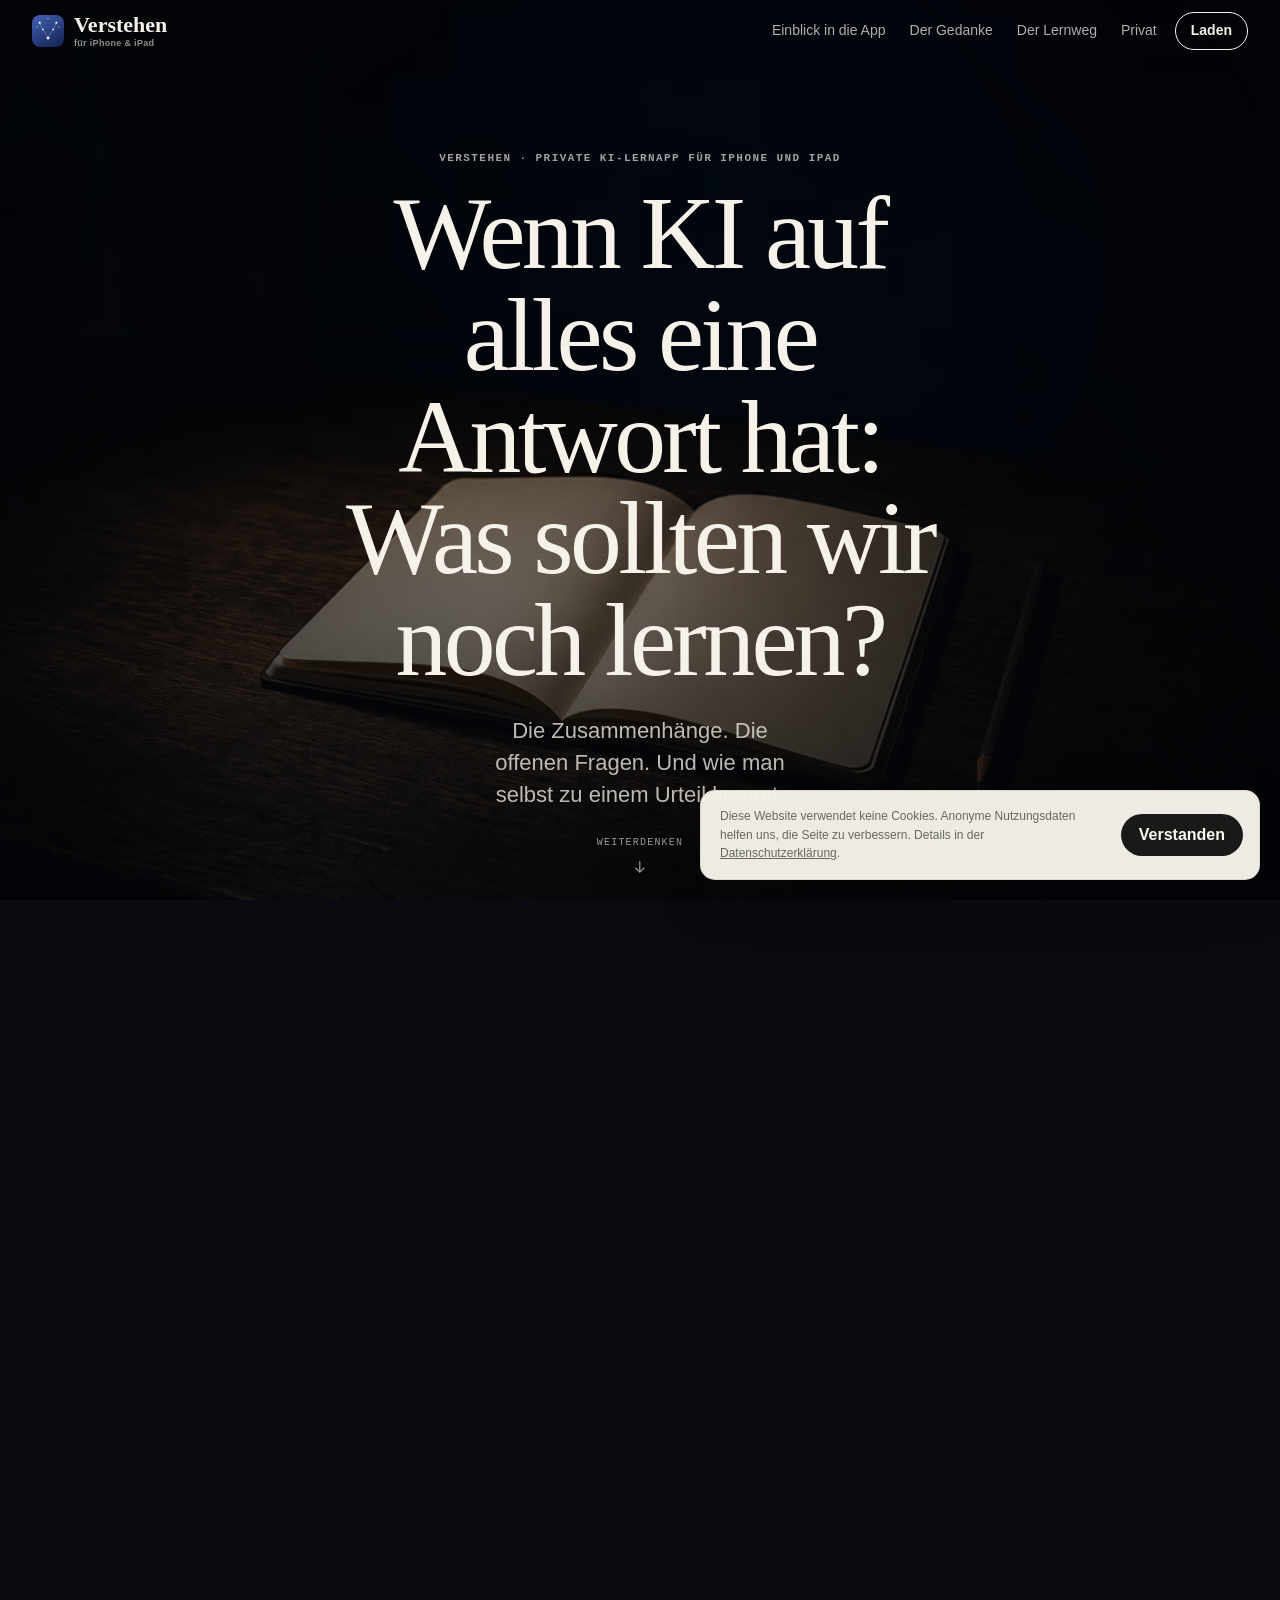
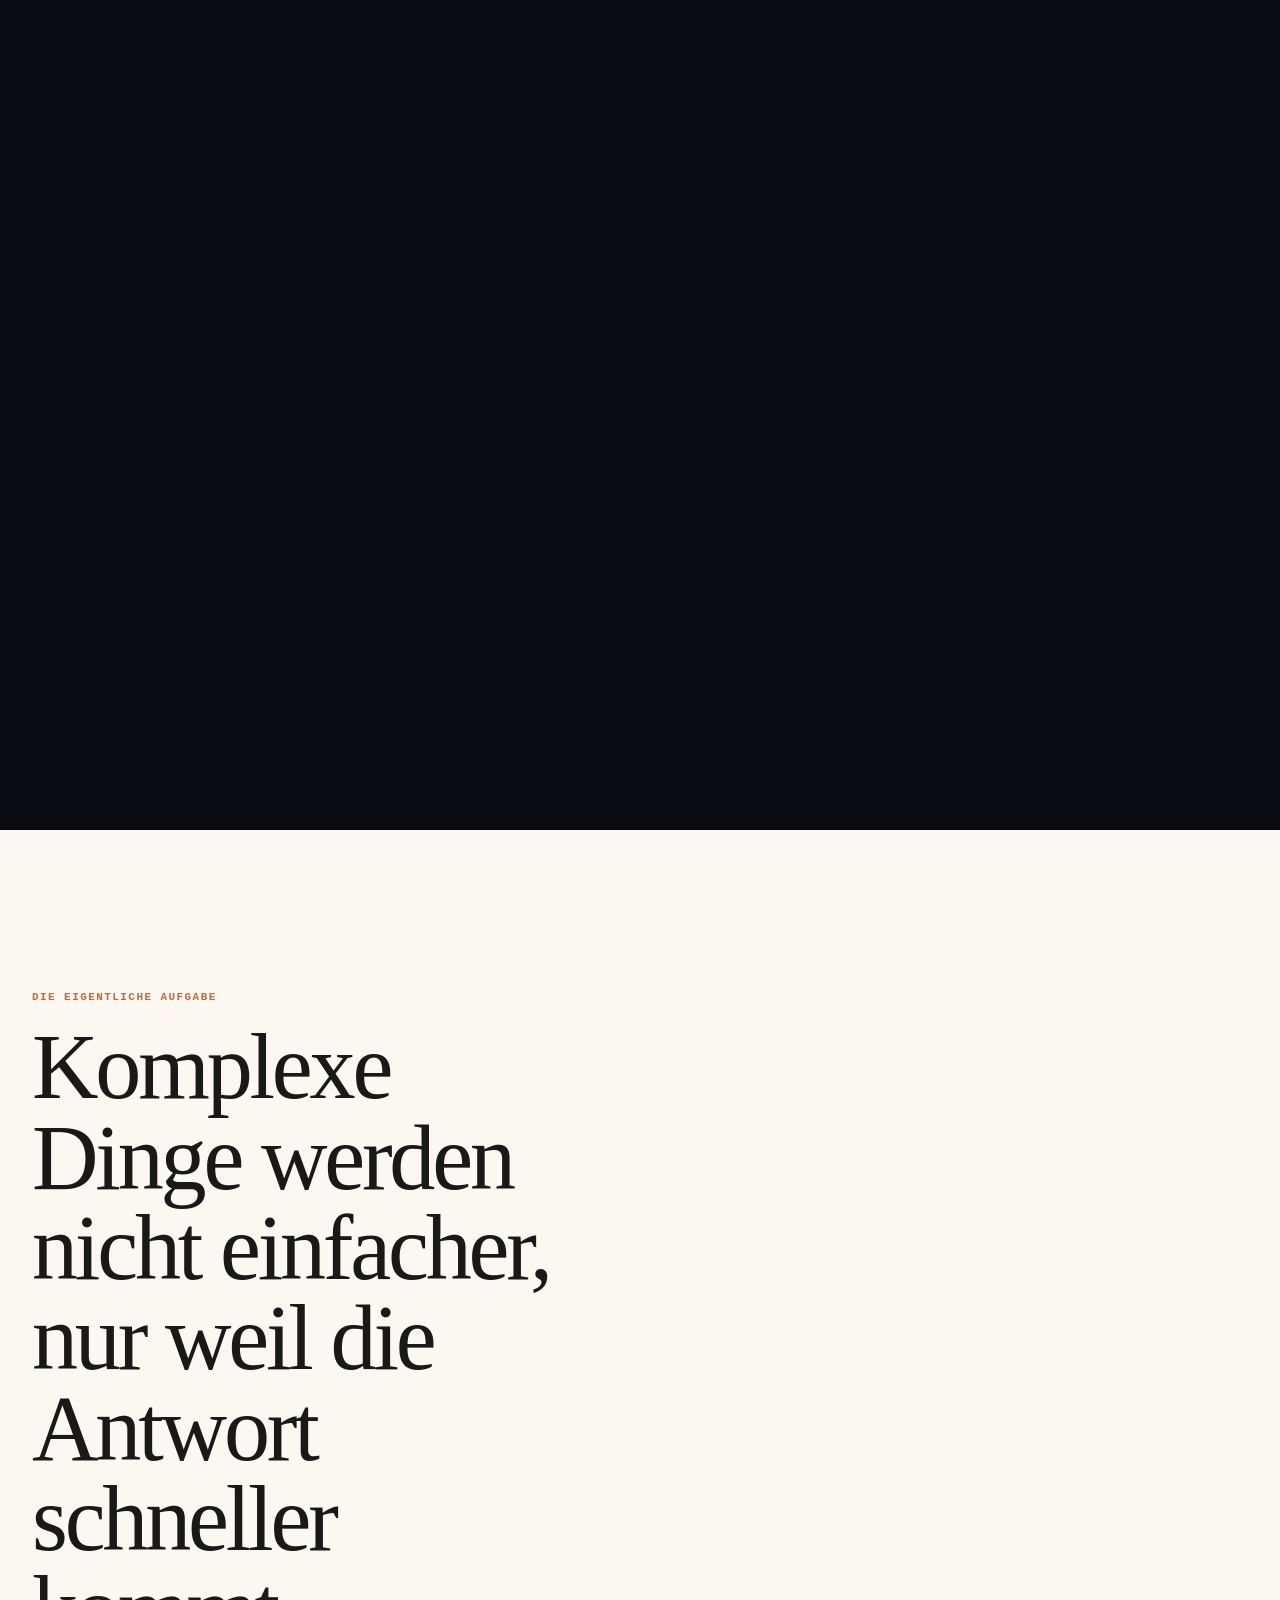
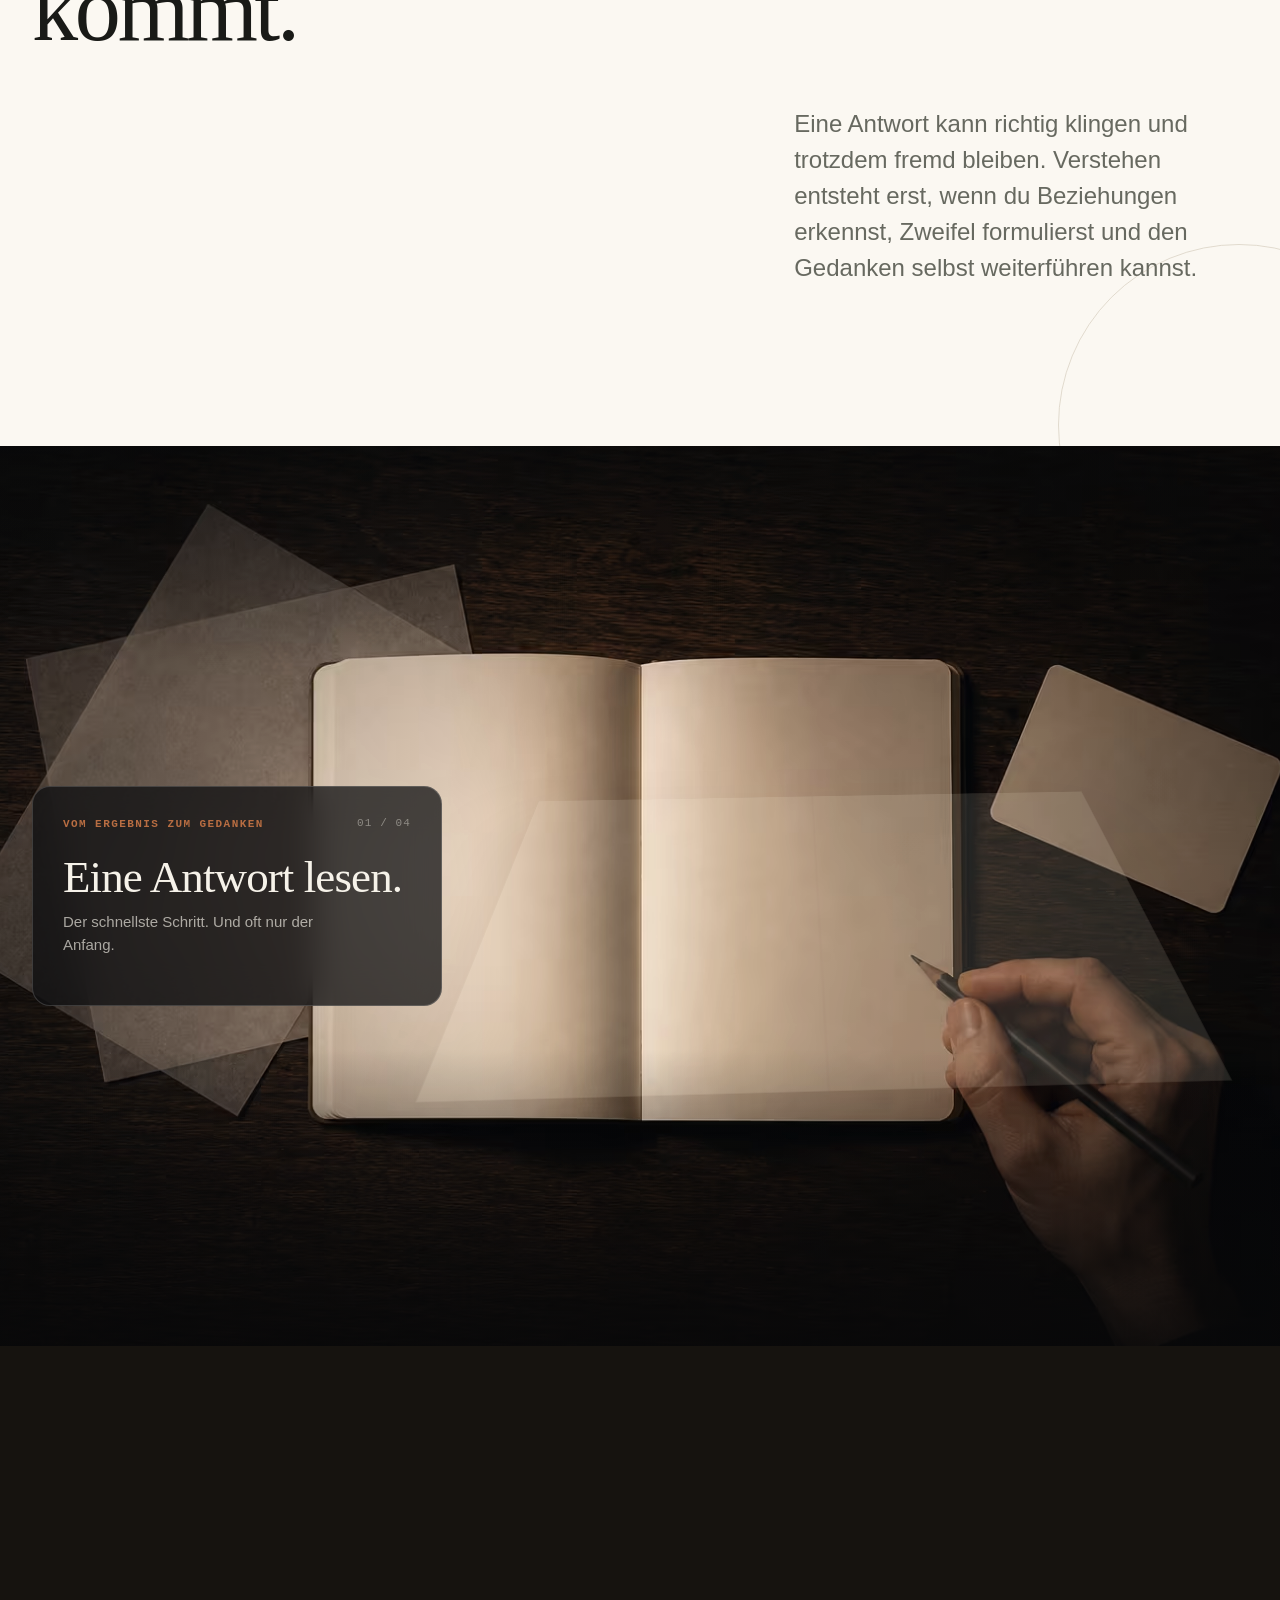
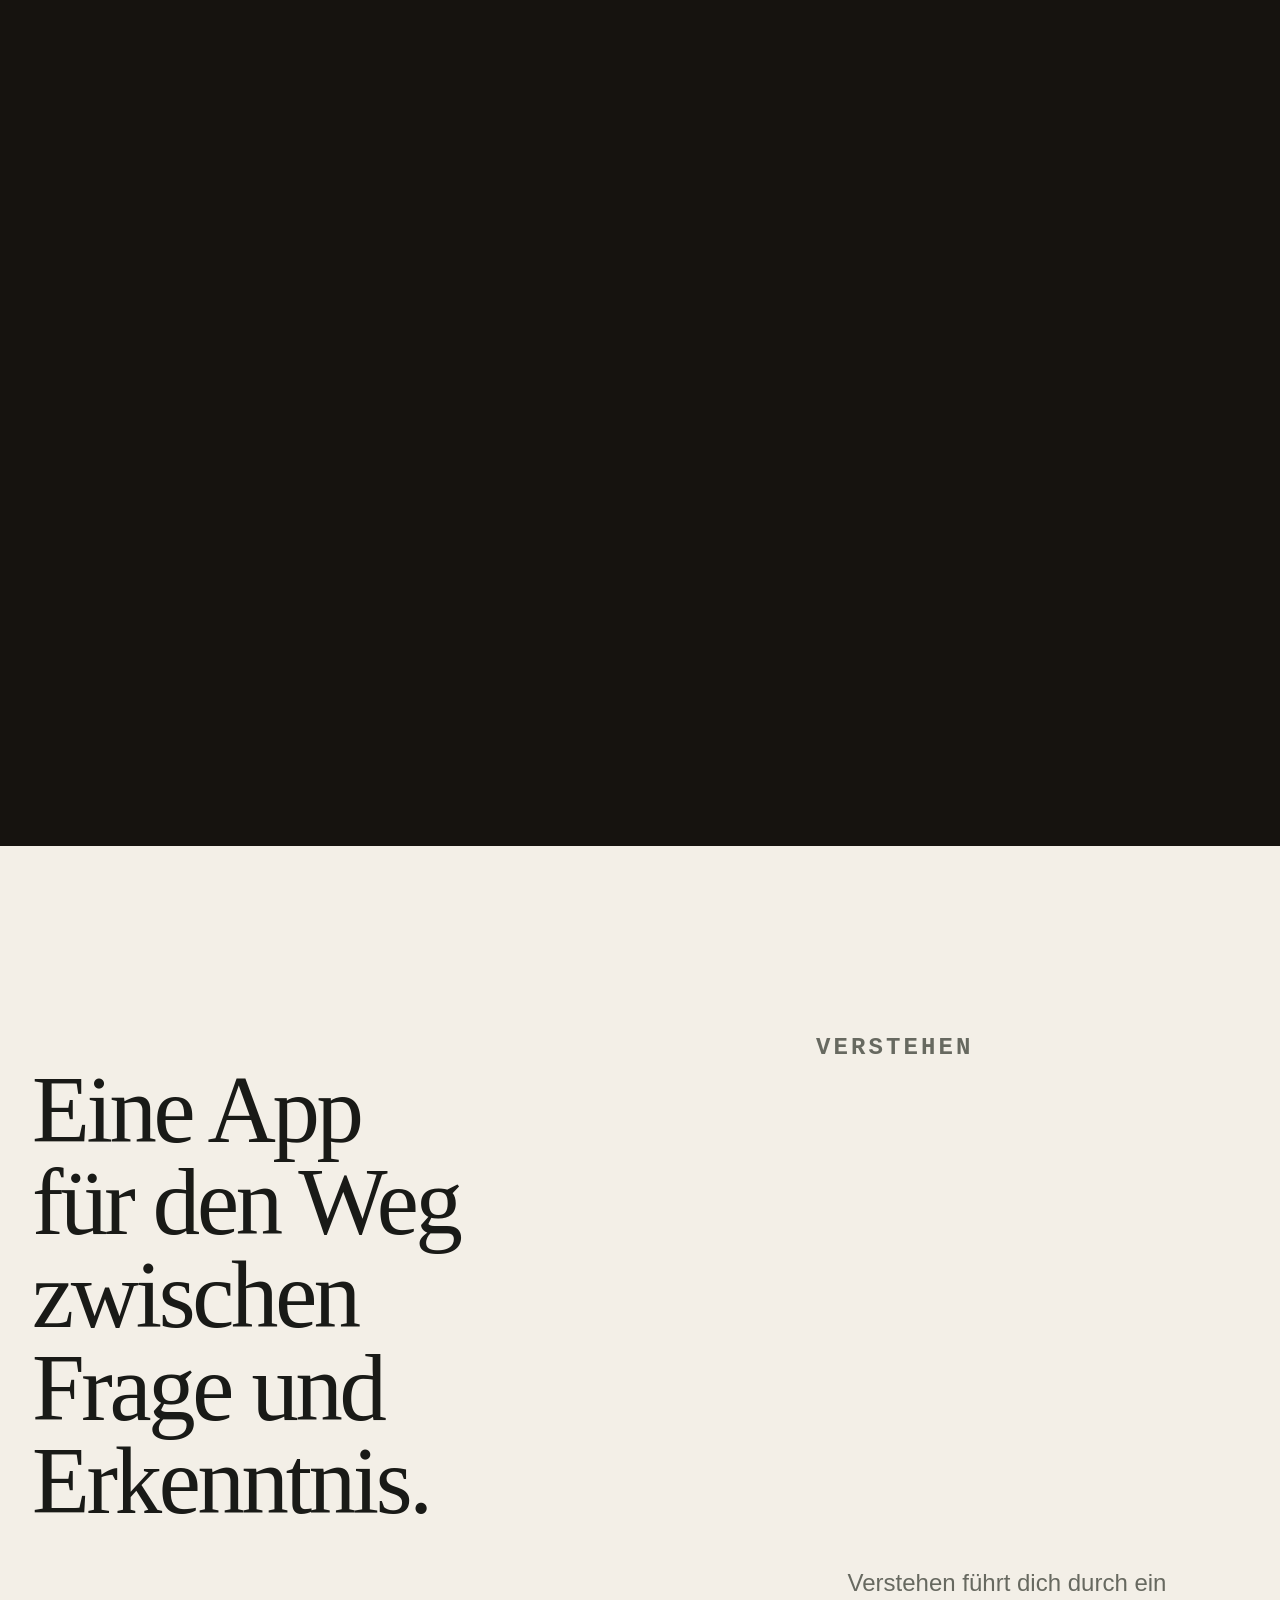
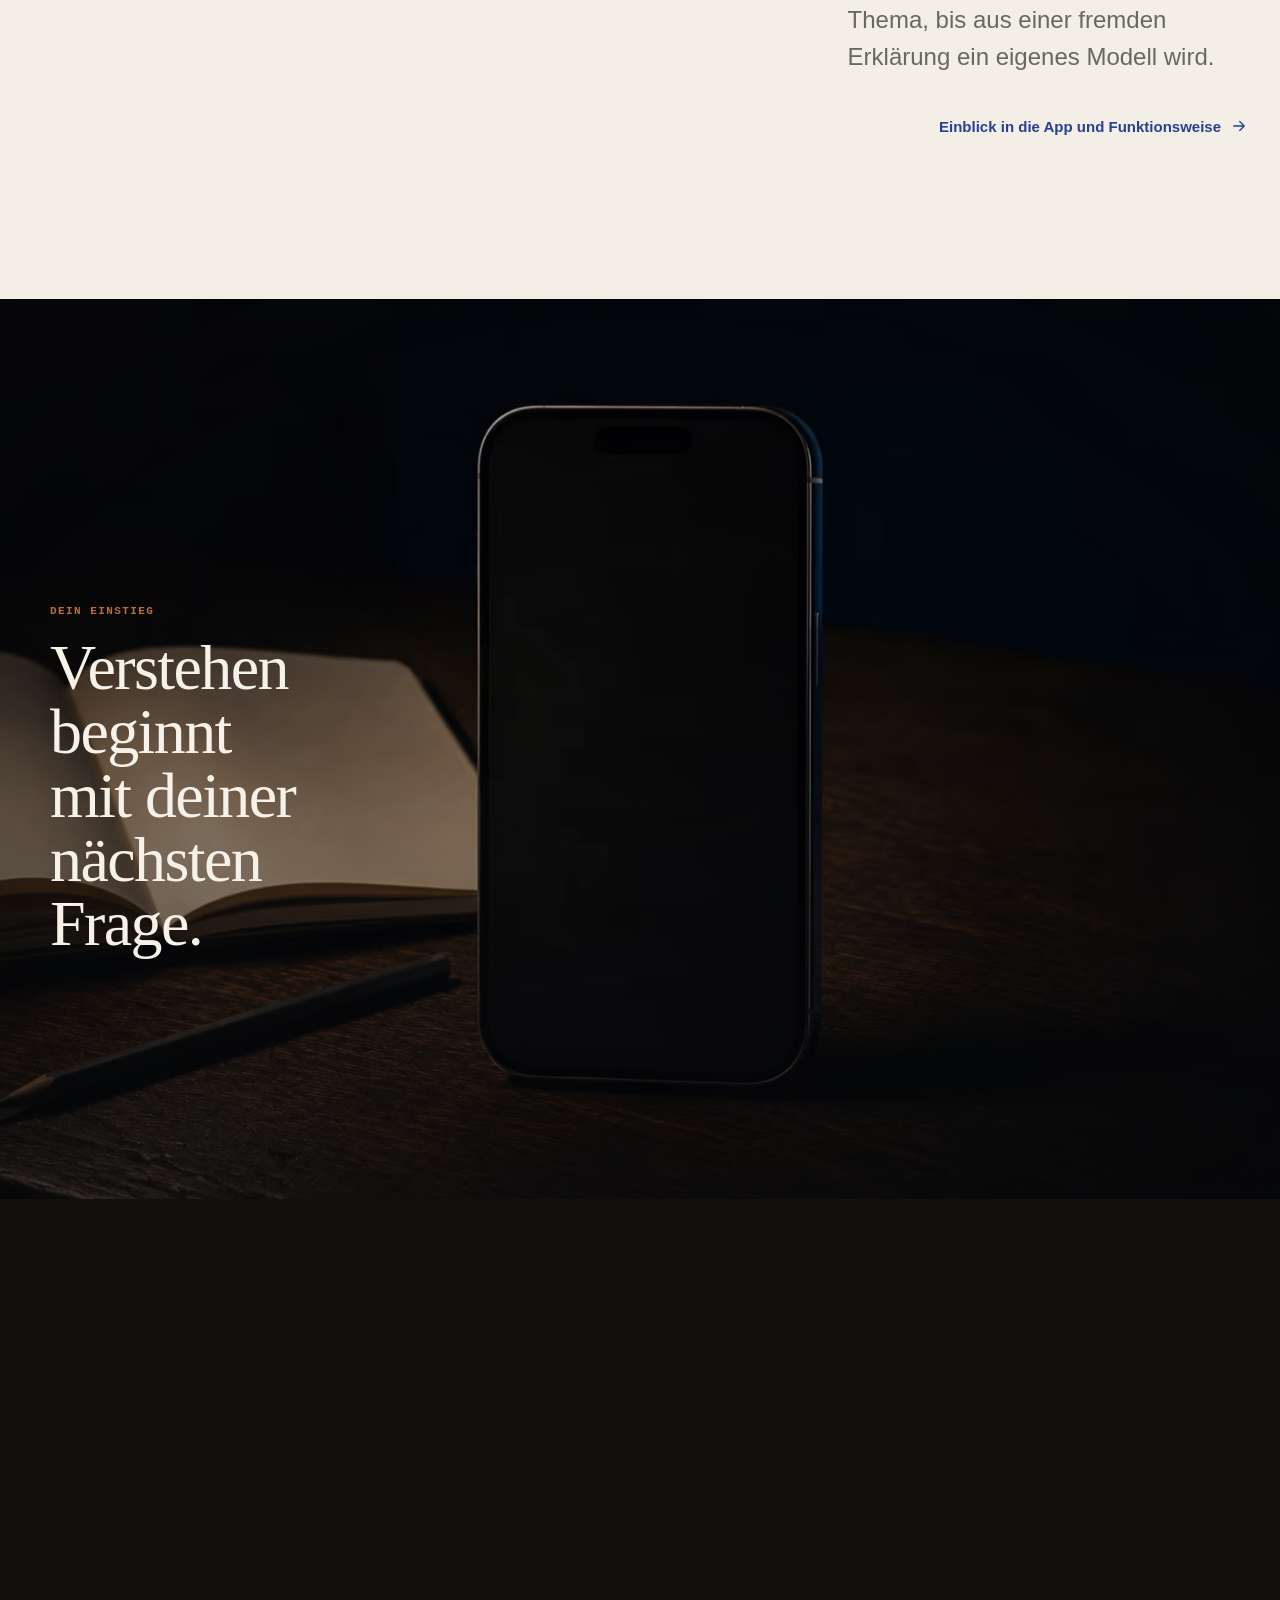
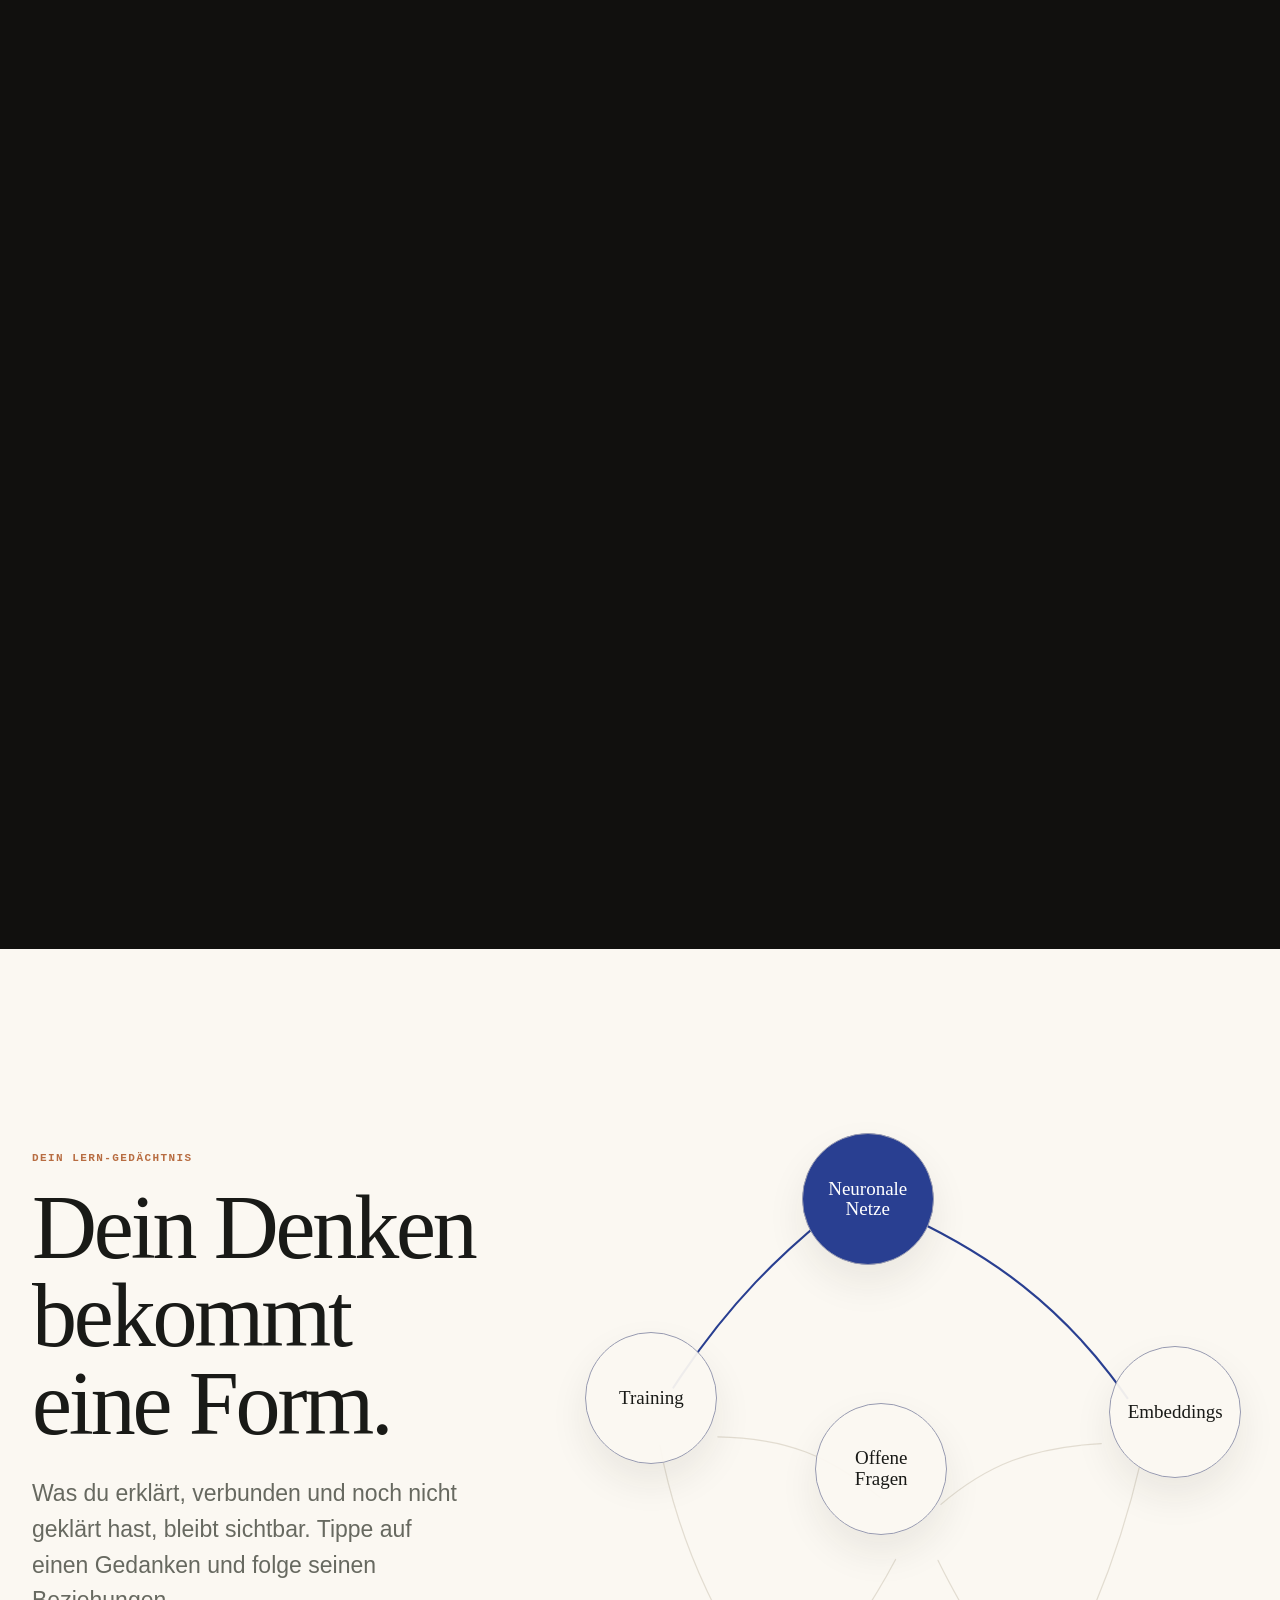
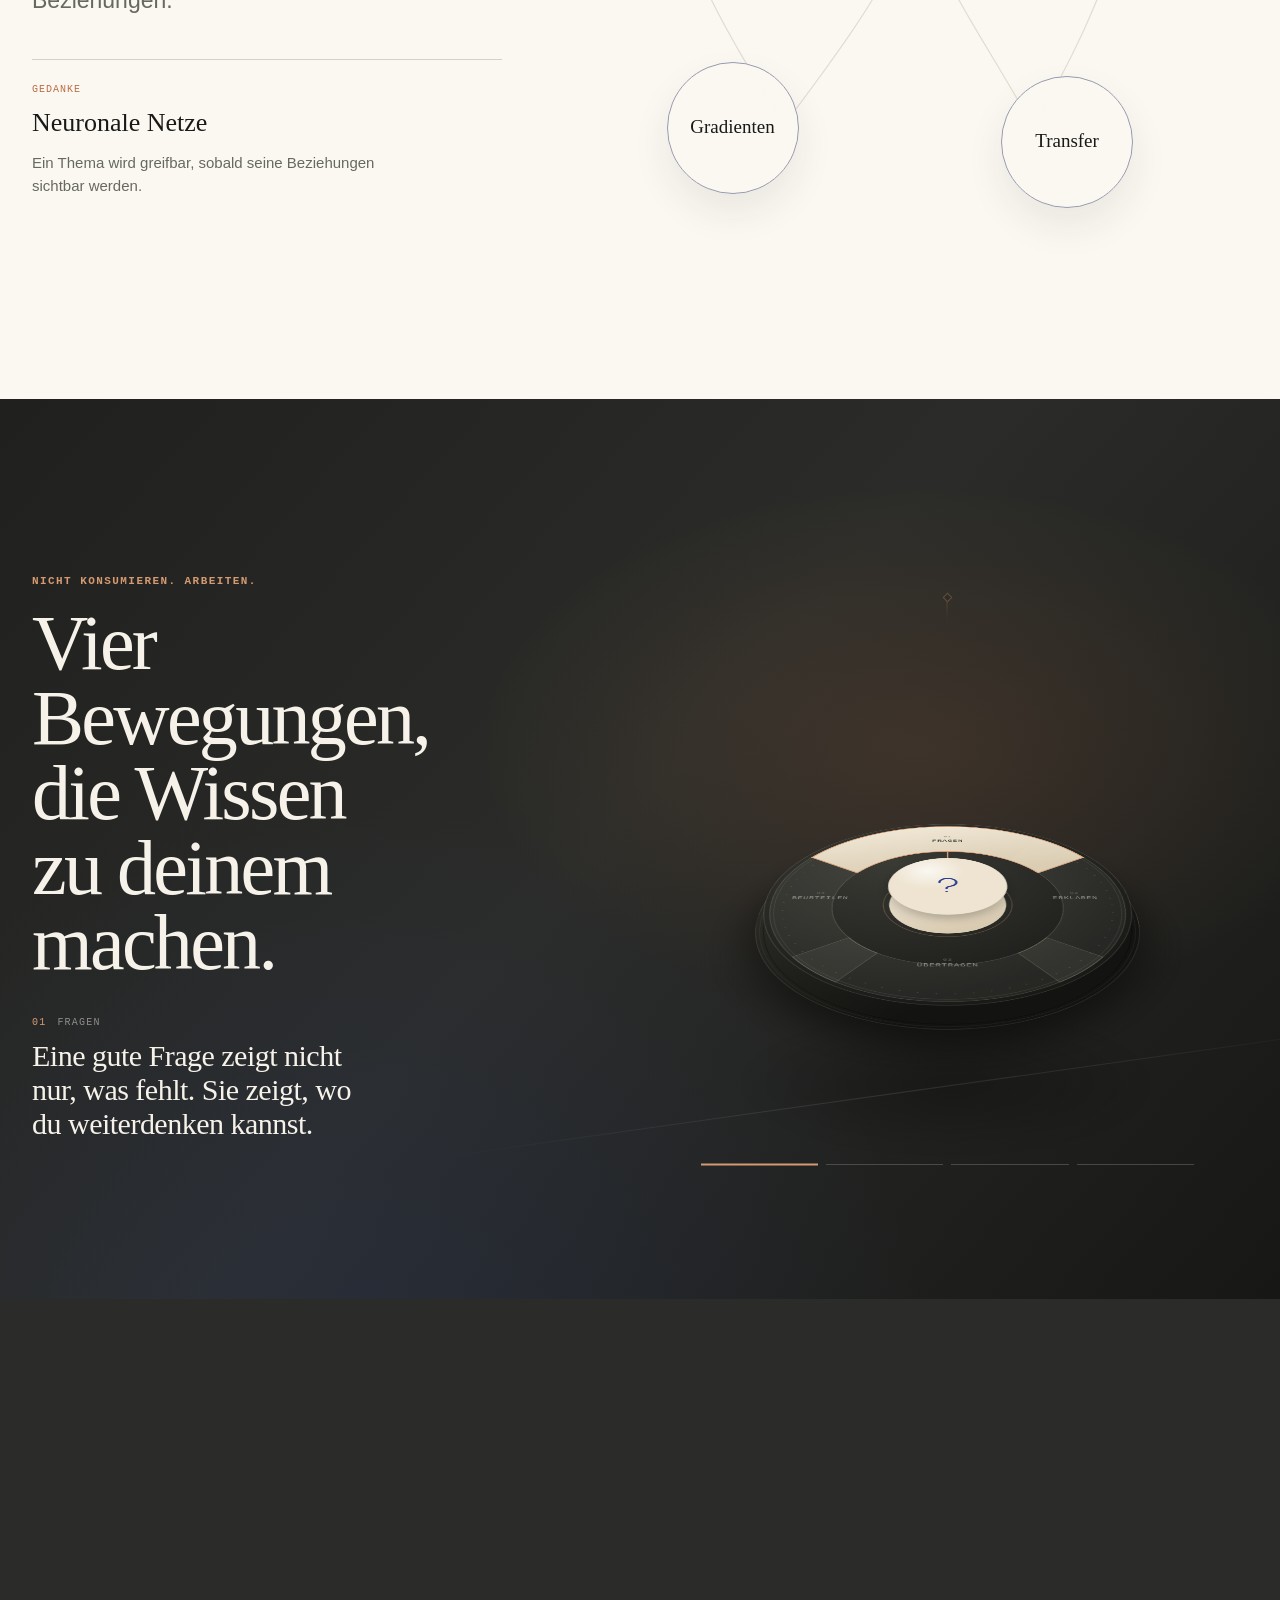
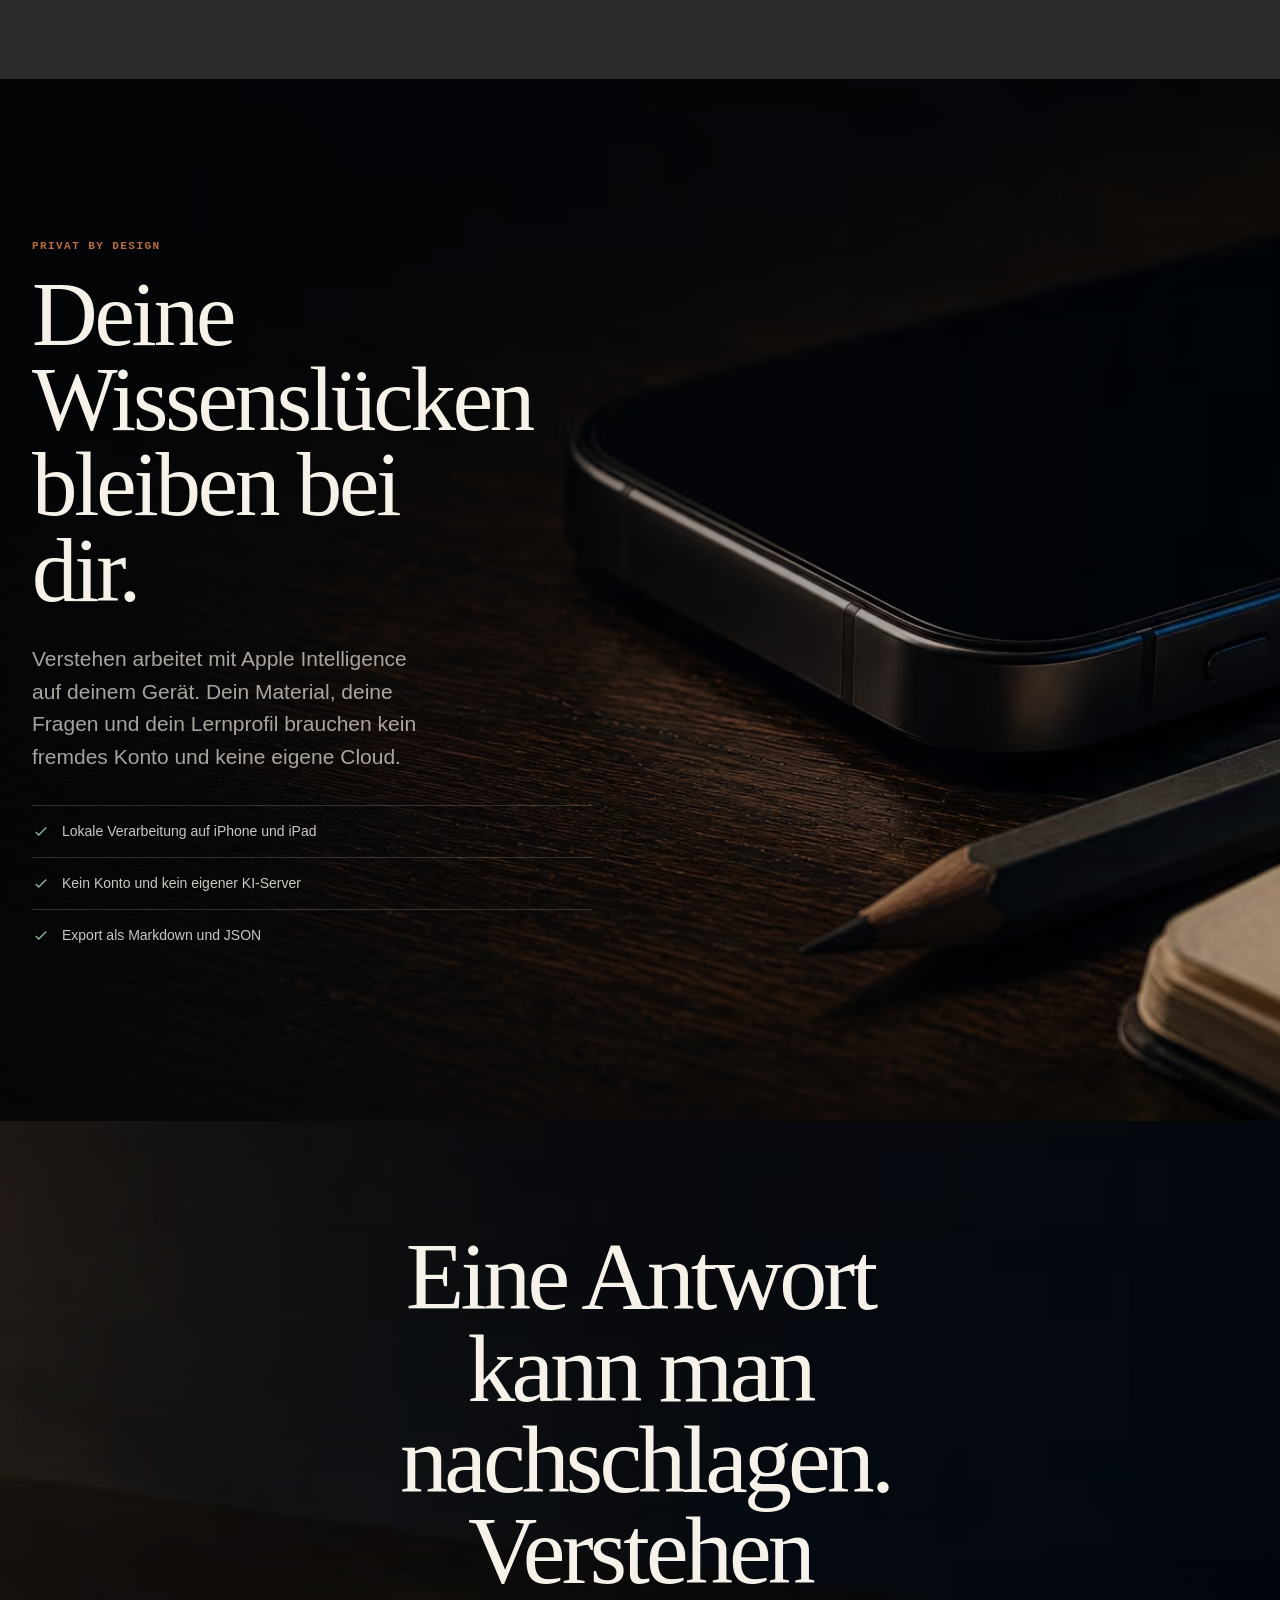
<file: index.html>
<!DOCTYPE html>
<html lang="de">
<head>
<meta charset="utf-8">
<meta name="viewport" content="width=device-width, initial-scale=1, viewport-fit=cover">
<title>Verstehen – Wenn Antworten nicht mehr reichen</title>
<meta name="description" content="Verstehen ist die private KI-Lernapp für iPhone und iPad. Durchdringe komplexe Themen mit eigenen PDFs, klugen Fragen und einem Lern-Gedächtnis, das lokal auf deinem Gerät bleibt.">
<meta name="robots" content="index,follow,max-image-preview:large">
<meta name="theme-color" content="#090b10">
<meta name="format-detection" content="telephone=no">
<link rel="canonical" href="https://verstehen-app.de/">
<link rel="icon" type="image/png" href="assets/favicon.png">
<link rel="apple-touch-icon" href="assets/apple-touch-icon.png">
<meta name="apple-itunes-app" content="app-id=6787693752">
<link
  rel="preload"
  as="image"
  href="bilder/optimized/01-verstehen-hero-schreibtisch-1200.avif"
  imagesrcset="bilder/optimized/01-verstehen-hero-schreibtisch-768.avif 768w, bilder/optimized/01-verstehen-hero-schreibtisch-1200.avif 1200w, bilder/optimized/01-verstehen-hero-schreibtisch-1536.avif 1536w"
  imagesizes="100vw"
  type="image/avif">

<meta property="og:type" content="website">
<meta property="og:site_name" content="Verstehen">
<meta property="og:title" content="Verstehen – Wenn Antworten nicht mehr reichen">
<meta property="og:description" content="Eine private KI-Lernapp, die dir nicht nur Antworten gibt. Sie hilft dir, Zusammenhänge selbst zu durchdringen.">
<meta property="og:url" content="https://verstehen-app.de/">
<meta property="og:image" content="https://verstehen-app.de/assets/og-image.png">
<meta property="og:image:type" content="image/png">
<meta property="og:image:width" content="1200">
<meta property="og:image:height" content="630">
<meta property="og:image:alt" content="Verstehen – private KI-Lernapp für iPhone und iPad">
<meta property="og:locale" content="de_DE">
<meta name="twitter:card" content="summary_large_image">
<meta name="twitter:title" content="Verstehen – Wenn Antworten nicht mehr reichen">
<meta name="twitter:description" content="Komplexe Dinge werden nicht einfacher, nur weil die Antwort schneller kommt.">
<meta name="twitter:image" content="https://verstehen-app.de/assets/og-image.png">
<meta name="twitter:image:alt" content="Verstehen – private KI-Lernapp für iPhone und iPad">

<!-- Cookielose Reichweitenmessung mit Rybbit. -->
<script
  src="https://analyse.ki-notch.de/api/script.js"
  data-site-id="8475d57c6e8d"
  defer
></script>

<script type="application/ld+json">
{
  "@context": "https://schema.org",
  "@graph": [
    {
      "@type": "WebSite",
      "@id": "https://verstehen-app.de/#website",
      "url": "https://verstehen-app.de/",
      "name": "Verstehen",
      "description": "Private KI-Lernapp für iPhone und iPad.",
      "inLanguage": "de-DE"
    },
    {
      "@type": ["SoftwareApplication", "MobileApplication"],
      "@id": "https://verstehen-app.de/#app",
      "name": "Verstehen – Lern-Gedächtnis",
      "alternateName": "Verstehen",
      "url": "https://verstehen-app.de/",
      "installUrl": "https://apps.apple.com/de/app/verstehen-lern-ged%C3%A4chtnis/id6787693752",
      "downloadUrl": "https://apps.apple.com/de/app/verstehen-lern-ged%C3%A4chtnis/id6787693752",
      "sameAs": "https://apps.apple.com/de/app/verstehen-lern-ged%C3%A4chtnis/id6787693752",
      "operatingSystem": "iOS 26 oder neuer, iPadOS 26 oder neuer",
      "applicationCategory": "EducationalApplication",
      "applicationSubCategory": "Lern-App",
      "description": "Private KI-Lernapp mit Apple Intelligence: eigene PDFs durchdringen, Zusammenhänge erklären, offene Fragen behalten und einen persönlichen Lernpfad aufbauen – lokal auf dem Gerät.",
      "image": "https://verstehen-app.de/assets/og-image.png",
      "screenshot": [
        "https://verstehen-app.de/assets/iphone_onboarding.png",
        "https://verstehen-app.de/assets/iphone_heute.png",
        "https://verstehen-app.de/assets/iphone_wissen.png"
      ],
      "softwareRequirements": "Apple Intelligence; iPhone 15 Pro oder neuer oder iPad mit M-Chip",
      "featureList": [
        "Sokratischer Lerncoach",
        "Lernen mit eigenen PDF-, Text- und Markdown-Dateien",
        "Interaktive Wissenslandkarte",
        "Persönliches Lernjournal",
        "Lokale Verarbeitung auf dem Gerät",
        "Export als Markdown und JSON"
      ],
      "offers": {
        "@type": "Offer",
        "price": "9.99",
        "priceCurrency": "EUR",
        "availability": "https://schema.org/InStock",
        "url": "https://apps.apple.com/de/app/verstehen-lern-ged%C3%A4chtnis/id6787693752"
      },
      "inLanguage": ["de", "en"],
      "isAccessibleForFree": false
    },
    {
      "@type": "FAQPage",
      "mainEntity": [
        {
          "@type": "Question",
          "name": "Welche Geräte brauche ich?",
          "acceptedAnswer": {
            "@type": "Answer",
            "text": "Verstehen nutzt Apple Intelligence und läuft auf einem iPhone 15 Pro oder neuer sowie auf iPads mit M-Chip. Apple Intelligence muss aktiviert sein."
          }
        },
        {
          "@type": "Question",
          "name": "Bleiben meine Lerndaten auf dem Gerät?",
          "acceptedAnswer": {
            "@type": "Answer",
            "text": "Ja. Die KI läuft mit Apple Intelligence auf dem Gerät. Verstehen benötigt kein Konto und überträgt deine Lerndaten nicht an eigene Server."
          }
        },
        {
          "@type": "Question",
          "name": "Kann ich eigene PDFs verwenden?",
          "acceptedAnswer": {
            "@type": "Answer",
            "text": "Ja. Verstehen kann PDF-, Text- und Markdown-Dateien lokal als Grundlage für deine Lernsessions verwenden."
          }
        },
        {
          "@type": "Question",
          "name": "Ist Verstehen ein Abo?",
          "acceptedAnswer": {
            "@type": "Answer",
            "text": "Nein. Verstehen kostet einmalig 9,99 Euro."
          }
        }
      ]
    }
  ]
}
</script>

<style>
  :root {
    --bg: #f3efe7;
    --surface: #fbf8f2;
    --fg: #191a17;
    --muted: #676960;
    --border: #d8d0c2;
    --accent: #293f91;
    --night: #090b10;
    --night-soft: #111622;
    --night-fg: #f6f2e9;
    --paper: #eee4d1;
    --graphite: #2b2c29;
    --warm: #b86d42;
    --success: #2d7c50;
    --error: #a5382c;
    --font-display: "Iowan Old Style", "Baskerville", "Palatino Linotype", "Book Antiqua", Georgia, serif;
    --font-body: -apple-system, BlinkMacSystemFont, "SF Pro Text", "Helvetica Neue", Arial, sans-serif;
    --font-mono: ui-monospace, "SFMono-Regular", SFMono-Regular, Menlo, Consolas, monospace;
    --header-h: 56px;
    --radius: 22px;
    --ease-out: cubic-bezier(.2, .75, .2, 1);
    color-scheme: light;
  }

  * {
    box-sizing: border-box;
  }

  html {
    scroll-behavior: smooth;
    background: var(--night);
  }

  body {
    margin: 0;
    overflow-x: clip;
    background: var(--bg);
    color: var(--fg);
    font-family: var(--font-body);
    font-size: 16px;
    line-height: 1.55;
    text-rendering: optimizeLegibility;
    -webkit-font-smoothing: antialiased;
  }

  body.dialog-open {
    overflow: hidden;
  }

  img,
  svg {
    display: block;
    max-width: 100%;
  }

  button,
  input {
    font: inherit;
  }

  button,
  a {
    -webkit-tap-highlight-color: transparent;
  }

  a {
    color: inherit;
  }

  :focus-visible {
    outline: 3px solid color-mix(in srgb, var(--accent) 75%, white);
    outline-offset: 4px;
  }

  ::selection {
    background: color-mix(in srgb, var(--accent) 24%, white);
  }

  .skip-link {
    position: fixed;
    z-index: 1000;
    top: 8px;
    left: 8px;
    padding: 10px 14px;
    transform: translateY(-160%);
    border-radius: 8px;
    background: var(--surface);
    color: var(--fg);
    text-decoration: none;
  }

  .skip-link:focus {
    transform: translateY(0);
  }

  .wrap {
    width: min(100% - 32px, 1220px);
    margin-inline: auto;
  }

  .site-header {
    position: fixed;
    z-index: 100;
    inset: 0 0 auto;
    height: calc(var(--header-h) + env(safe-area-inset-top));
    padding-top: env(safe-area-inset-top);
    color: var(--night-fg);
    transition:
      background-color 260ms ease,
      color 260ms ease,
      border-color 260ms ease,
      backdrop-filter 260ms ease;
  }

  .site-header.is-scrolled {
    border-bottom: 1px solid color-mix(in srgb, var(--border) 65%, transparent);
    background: rgba(9, 11, 16, .78);
    -webkit-backdrop-filter: blur(20px) saturate(160%);
    backdrop-filter: blur(20px) saturate(160%);
  }

  .site-header.is-light {
    border-bottom: 1px solid color-mix(in srgb, var(--border) 65%, transparent);
    background: color-mix(in srgb, var(--surface) 88%, transparent);
    color: var(--fg);
    -webkit-backdrop-filter: blur(20px) saturate(160%);
    backdrop-filter: blur(20px) saturate(160%);
  }

  .nav {
    display: flex;
    height: var(--header-h);
    align-items: center;
    justify-content: space-between;
    gap: 18px;
  }

  .brand {
    display: inline-flex;
    min-width: 0;
    align-items: center;
    gap: 10px;
    color: inherit;
    text-decoration: none;
  }

  .brand img {
    width: 32px;
    height: 32px;
    border-radius: 8px;
  }

  .brand-copy {
    display: grid;
    min-width: 0;
    line-height: 1;
  }

  .brand-copy strong {
    font-family: var(--font-display);
    font-size: 22px;
    font-weight: 700;
    line-height: 1;
  }

  .brand-copy small {
    margin-top: 3px;
    color: currentColor;
    font-family: var(--font-body);
    font-size: 9px;
    font-weight: 550;
    letter-spacing: .035em;
    line-height: 1;
    opacity: .58;
  }

  .nav-links {
    display: none;
  }

  .nav-store {
    display: inline-flex;
    min-height: 38px;
    align-items: center;
    justify-content: center;
    padding: 0 15px;
    border: 1px solid currentColor;
    border-radius: 999px;
    color: inherit;
    font-size: 14px;
    font-weight: 650;
    text-decoration: none;
    transition: background-color 150ms ease, color 150ms ease, transform 150ms ease;
  }

  .nav-store:active {
    transform: scale(.97);
  }

  .hero-scroll {
    --hero-progress: 0;
    position: relative;
    height: 235svh;
    min-height: 1300px;
    background: var(--night);
    color: var(--night-fg);
  }

  .hero-sticky {
    position: sticky;
    top: 0;
    display: grid;
    min-height: 100svh;
    overflow: hidden;
    place-items: center;
    isolation: isolate;
  }

  .scene-picture {
    position: absolute;
    z-index: -1;
    inset: -4%;
    width: 108%;
    height: 108%;
    opacity: 0;
    transition: opacity 600ms ease;
  }

  .scene-picture.is-loaded {
    opacity: 1;
  }

  .scene-photo {
    width: 100%;
    height: 100%;
    object-fit: cover;
    object-position: center;
    filter: saturate(.78) contrast(1.06);
  }

  .hero-picture.is-loaded ~ .hero-fallback,
  .privacy-picture.is-loaded ~ .privacy-fallback,
  .finale-picture.is-loaded ~ .finale-paper {
    opacity: 0;
  }

  .hero-photo {
    transform:
      scale(calc(1.03 + var(--hero-progress) * .17))
      translate3d(0, calc(var(--hero-progress) * -2.5%), 0);
  }

  .hero-sticky::before {
    position: absolute;
    z-index: -2;
    inset: 0;
    background:
      linear-gradient(180deg, rgba(7, 9, 14, .35), rgba(7, 9, 14, .05) 36%, rgba(7, 9, 14, .64)),
      radial-gradient(circle at 50% 62%, rgba(196, 132, 77, .24), transparent 34%),
      linear-gradient(145deg, #131925, #07090d 62%);
    content: "";
  }

  .hero-sticky::after {
    position: absolute;
    z-index: -1;
    inset: 0;
    background:
      radial-gradient(circle at 50% 52%, transparent 24%, rgba(3, 4, 7, .2) 55%, rgba(3, 4, 7, .82) 100%),
      linear-gradient(180deg, rgba(5, 7, 10, .2), rgba(5, 7, 10, .78));
    content: "";
    pointer-events: none;
  }

  .hero-fallback {
    position: absolute;
    z-index: -1;
    top: 53%;
    left: 50%;
    width: min(76vw, 720px);
    aspect-ratio: 1.46;
    transform:
      translate(-50%, -35%)
      scale(calc(.9 + var(--hero-progress) * .25))
      perspective(900px)
      rotateX(58deg)
      rotateZ(-4deg);
    transform-origin: center;
    border: 1px solid rgba(255,255,255,.1);
    background:
      linear-gradient(90deg, transparent 49.7%, rgba(80, 70, 58, .22) 50%, transparent 50.3%),
      var(--paper);
    box-shadow: 0 55px 120px rgba(0,0,0,.64);
    opacity: .8;
  }

  .hero-fallback::after {
    position: absolute;
    right: 17%;
    bottom: -8%;
    width: 7px;
    height: 74%;
    transform: rotate(17deg);
    transform-origin: bottom;
    border-radius: 6px;
    background: linear-gradient(#c7a477 0 8%, #20211f 8% 92%, #e4ddd0 92%);
    box-shadow: 7px 12px 20px rgba(0,0,0,.24);
    content: "";
  }

  .hero-line {
    position: absolute;
    z-index: 1;
    top: 61%;
    left: 50%;
    width: min(42vw, 330px);
    transform:
      translate(-50%, -50%)
      scale(calc(.84 + var(--hero-progress) * .12));
    opacity: clamp(0, calc((var(--hero-progress) - .25) * 2.4), 1);
    pointer-events: none;
  }

  .hero-line path {
    stroke-dasharray: 1;
    stroke-dashoffset: calc(1 - clamp(0, (var(--hero-progress) - .28) * 1.8, 1));
  }

  .hero-content {
    position: relative;
    z-index: 4;
    width: min(100% - 32px, 1050px);
    margin-top: calc(var(--header-h) + env(safe-area-inset-top));
    text-align: center;
    transform: translateY(calc(var(--hero-progress) * -12vh));
    opacity: clamp(0, calc(1 - var(--hero-progress) * 1.7), 1);
    will-change: transform, opacity;
  }

  .hero-kicker,
  .eyebrow {
    margin: 0 0 18px;
    font-family: var(--font-mono);
    font-size: 11px;
    font-weight: 650;
    letter-spacing: .13em;
    line-height: 1.3;
    text-transform: uppercase;
  }

  .hero-kicker {
    color: rgba(246, 242, 233, .66);
  }

  h1,
  h2,
  h3,
  p {
    margin-top: 0;
  }

  h1,
  h2,
  .display {
    font-family: var(--font-display);
    font-weight: 400;
    text-wrap: balance;
  }

  h1 {
    max-width: 11ch;
    margin-inline: auto;
    margin-bottom: 24px;
    font-size: clamp(47px, 13.8vw, 92px);
    letter-spacing: -.035em;
    line-height: .98;
  }

  .hero-lead {
    max-width: 31ch;
    margin: 0 auto;
    color: rgba(246, 242, 233, .76);
    font-size: clamp(17px, 4.7vw, 22px);
    line-height: 1.45;
    text-wrap: balance;
  }

  .hero-scroll-hint {
    position: absolute;
    z-index: 4;
    bottom: max(24px, env(safe-area-inset-bottom));
    left: 50%;
    display: grid;
    gap: 8px;
    justify-items: center;
    transform: translateX(-50%);
    color: rgba(246, 242, 233, .62);
    font-family: var(--font-mono);
    font-size: 10px;
    letter-spacing: .12em;
    opacity: clamp(0, calc(1 - var(--hero-progress) * 6), 1);
    text-transform: uppercase;
  }

  .hero-scroll-hint svg {
    width: 18px;
    height: 18px;
  }

  .hero-answer {
    position: absolute;
    z-index: 5;
    right: 16px;
    bottom: max(34px, env(safe-area-inset-bottom));
    left: 16px;
    display: grid;
    justify-items: center;
    color: var(--night-fg);
    text-align: center;
    transform: translateY(calc((1 - clamp(0, (var(--hero-progress) - .55) * 2.6, 1)) * 22px));
    opacity: clamp(0, calc((var(--hero-progress) - .55) * 2.6), 1);
  }

  .hero-answer p {
    max-width: 24ch;
    margin: 0;
    font-family: var(--font-display);
    font-size: clamp(28px, 8vw, 48px);
    letter-spacing: -.02em;
    line-height: 1.05;
    text-wrap: balance;
  }

  .manifesto {
    position: relative;
    display: grid;
    min-height: 92svh;
    place-items: center;
    padding: 104px 0;
    overflow: hidden;
    background: var(--surface);
  }

  .manifesto::after {
    position: absolute;
    right: -140px;
    bottom: -160px;
    width: 360px;
    height: 360px;
    border: 1px solid color-mix(in srgb, var(--border) 75%, transparent);
    border-radius: 50%;
    content: "";
  }

  .manifesto-inner {
    position: relative;
    z-index: 1;
  }

  .manifesto .eyebrow,
  .thinking-copy .eyebrow,
  .product-copy .eyebrow,
  .map-copy .eyebrow,
  .privacy-copy .eyebrow,
  .faq .eyebrow {
    color: var(--warm);
  }

  .manifesto h2 {
    max-width: 12ch;
    margin: 0;
    font-size: clamp(48px, 12.5vw, 96px);
    letter-spacing: -.035em;
    line-height: .98;
  }

  .manifesto-note {
    max-width: 34ch;
    margin: 40px 0 0 auto;
    color: var(--muted);
    font-size: clamp(18px, 4.8vw, 24px);
    line-height: 1.5;
  }

  .thinking-scroll {
    --thinking-progress: 0;
    position: relative;
    height: 360svh;
    min-height: 2200px;
    background: #16130f;
    color: var(--night-fg);
  }

  .thinking-sticky {
    position: sticky;
    top: 0;
    min-height: 100svh;
    overflow: hidden;
    isolation: isolate;
  }

  .thinking-sticky::before {
    position: absolute;
    z-index: -2;
    inset: 0;
    background:
      radial-gradient(circle at 54% 54%, rgba(214, 168, 108, .16), transparent 30%),
      linear-gradient(145deg, #211b15, #0d0d0e 70%);
    content: "";
  }

  .thinking-sticky::after {
    position: absolute;
    z-index: -1;
    inset: 0;
    background:
      linear-gradient(180deg, rgba(8,8,9,.35), transparent 24%, transparent 67%, rgba(8,8,9,.84)),
      radial-gradient(circle at 50% 50%, transparent 20%, rgba(8,8,9,.48) 100%);
    content: "";
  }

  .thinking-photo {
    transform: scale(calc(1.04 + var(--thinking-progress) * .1));
    object-position: center;
  }

  .paper-stage {
    position: absolute;
    top: 43%;
    left: 50%;
    width: min(86vw, 720px);
    aspect-ratio: 1.42;
    transform:
      translate(-50%, -50%)
      perspective(900px)
      rotateX(52deg)
      rotateZ(-2deg)
      scale(calc(.88 + var(--thinking-progress) * .1));
    border: 1px solid rgba(71, 58, 43, .34);
    background:
      linear-gradient(90deg, transparent 49.7%, rgba(99, 84, 65, .18) 50%, transparent 50.3%),
      linear-gradient(112deg, rgba(255,255,255,.16), transparent 22%),
      var(--paper);
    box-shadow: 0 45px 100px rgba(0,0,0,.46);
    opacity: .83;
  }

  .thinking-picture.is-loaded + .paper-stage {
    opacity: .13;
  }

  .thought-drawing {
    position: absolute;
    z-index: 2;
    top: 42%;
    left: 50%;
    width: min(76vw, 620px);
    transform: translate(-50%, -50%);
    color: rgba(40, 42, 39, .9);
    filter: drop-shadow(0 2px 1px rgba(255,255,255,.08));
    pointer-events: none;
  }

  .thought-line {
    fill: none;
    stroke: currentColor;
    stroke-dasharray: 1;
    stroke-dashoffset: 1;
    stroke-linecap: round;
    stroke-width: 1.2;
  }

  .thought-line.l1 {
    stroke-dashoffset: calc(1 - clamp(0, var(--thinking-progress) * 4, 1));
  }

  .thought-line.l2 {
    stroke-dashoffset: calc(1 - clamp(0, (var(--thinking-progress) - .2) * 4.5, 1));
  }

  .thought-line.l3 {
    stroke-dashoffset: calc(1 - clamp(0, (var(--thinking-progress) - .43) * 4.5, 1));
  }

  .thought-line.l4 {
    stroke-dashoffset: calc(1 - clamp(0, (var(--thinking-progress) - .66) * 4.5, 1));
  }

  .thought-node {
    fill: var(--paper);
    stroke: currentColor;
    stroke-width: 1.1;
    transform-box: fill-box;
    transform-origin: center;
    transform: scale(.4);
    opacity: 0;
  }

  .thought-node.n1 {
    transform: scale(clamp(.4, var(--thinking-progress) * 5, 1));
    opacity: clamp(0, var(--thinking-progress) * 6, 1);
  }

  .thought-node.n2 {
    transform: scale(clamp(.4, (var(--thinking-progress) - .18) * 5, 1));
    opacity: clamp(0, (var(--thinking-progress) - .18) * 6, 1);
  }

  .thought-node.n3 {
    transform: scale(clamp(.4, (var(--thinking-progress) - .4) * 5, 1));
    opacity: clamp(0, (var(--thinking-progress) - .4) * 6, 1);
  }

  .thought-node.n4 {
    transform: scale(clamp(.4, (var(--thinking-progress) - .63) * 5, 1));
    opacity: clamp(0, (var(--thinking-progress) - .63) * 6, 1);
  }

  .thinking-copy {
    position: absolute;
    z-index: 5;
    right: 20px;
    bottom: max(26px, env(safe-area-inset-bottom));
    left: 20px;
    min-height: 178px;
    padding: 22px;
    border: 1px solid rgba(255,255,255,.16);
    border-radius: 18px;
    background: rgba(11, 12, 14, .72);
    -webkit-backdrop-filter: blur(18px);
    backdrop-filter: blur(18px);
  }

  .thinking-copy .eyebrow {
    margin-bottom: 10px;
  }

  .thought-step {
    position: absolute;
    top: 54px;
    right: 22px;
    left: 22px;
    transform: translateY(18px);
    opacity: 0;
    transition: opacity 240ms ease, transform 420ms var(--ease-out);
    pointer-events: none;
  }

  .thought-step.is-active {
    transform: translateY(0);
    opacity: 1;
  }

  .thought-step strong {
    display: block;
    margin-bottom: 8px;
    font-family: var(--font-display);
    font-size: clamp(27px, 7.5vw, 45px);
    font-weight: 400;
    letter-spacing: -.02em;
    line-height: 1.05;
  }

  .thought-step span {
    display: block;
    max-width: 34ch;
    color: rgba(246,242,233,.65);
    font-size: 14px;
  }

  .thinking-count {
    position: absolute;
    right: 22px;
    top: 19px;
    color: rgba(246,242,233,.42);
    font-family: var(--font-mono);
    font-size: 11px;
    letter-spacing: .1em;
  }

  .product {
    position: relative;
    overflow: hidden;
    background: var(--bg);
  }

  .product-intro {
    display: grid;
    min-height: 85svh;
    align-items: center;
    padding: 110px 0;
  }

  .product-intro h2 {
    max-width: 11ch;
    margin: 0;
    font-size: clamp(49px, 12vw, 96px);
    letter-spacing: -.035em;
    line-height: .98;
  }

  .product-intro p {
    max-width: 30ch;
    margin: 36px 0 0 auto;
    color: var(--muted);
    font-size: clamp(18px, 4.8vw, 24px);
  }

  .insight-link {
    display: flex;
    width: fit-content;
    min-height: 46px;
    margin: 28px 0 0 auto;
    align-items: center;
    gap: 9px;
    color: var(--accent);
    font-size: 15px;
    font-weight: 680;
    text-decoration: none;
  }

  .insight-link svg {
    width: 18px;
    height: 18px;
    transition: transform 160ms ease;
  }

  .insight-link:hover svg {
    transform: translateX(3px);
  }

  .product-scroll {
    --product-progress: 0;
    position: relative;
    height: 250svh;
    min-height: 1450px;
    background: #11100e;
    color: var(--night-fg);
  }

  .product-sticky {
    position: sticky;
    top: 0;
    display: grid;
    min-height: 100svh;
    overflow: hidden;
    align-items: center;
    isolation: isolate;
  }

  .product-sticky::before {
    position: absolute;
    z-index: -2;
    inset: 0;
    background:
      radial-gradient(circle at 50% 58%, rgba(199, 144, 88, .22), transparent 28%),
      linear-gradient(150deg, #272018, #0b0c10 68%);
    content: "";
  }

  .product-sticky::after {
    position: absolute;
    z-index: -1;
    inset: 0;
    background:
      linear-gradient(180deg, rgba(7,8,11,.25), transparent 36%, rgba(7,8,11,.56)),
      radial-gradient(circle at 50% 48%, transparent 15%, rgba(6,7,10,.5) 100%);
    content: "";
  }

  .product-media {
    position: absolute;
    z-index: -1;
    top: 50%;
    left: 50%;
    width: max(108vw, 162svh);
    aspect-ratio: 3 / 2;
    transform:
      translate(-50%, -50%)
      scale(calc(1.01 + var(--product-progress) * .055));
    opacity: 0;
    transition: opacity 600ms ease;
    will-change: transform;
  }

  .product-media.is-loaded {
    opacity: 1;
  }

  .product-media picture,
  .product-media .product-photo {
    width: 100%;
    height: 100%;
  }

  .product-photo {
    object-fit: cover;
    filter: saturate(.82) contrast(1.05);
  }

  .product-screen {
    position: absolute;
    z-index: 2;
    top: 16.4%;
    left: 40.52%;
    width: 20.25%;
    height: 66.05%;
    overflow: hidden;
    transform: scale(calc(.985 + var(--product-progress) * .015));
    transform-origin: center;
    border-radius: 14% / 6.5%;
    background: #233579;
    box-shadow:
      0 0 0 1px rgba(255,255,255,.06),
      0 0 34px rgba(42, 69, 160, clamp(0, calc((var(--product-progress) - .22) * .42), .18));
    opacity: clamp(0, calc((var(--product-progress) - .035) * 4.5), 1);
  }

  .product-screen img {
    width: 100%;
    height: 100%;
    object-fit: fill;
  }

  .product-grid {
    position: relative;
    z-index: 3;
    display: grid;
    width: min(100% - 32px, 1180px);
    min-height: 100svh;
    margin-inline: auto;
    align-items: center;
    padding: calc(var(--header-h) + 24px) 0 34px;
  }

  .product-copy {
    position: absolute;
    z-index: 4;
    top: calc(var(--header-h) + 32px);
    right: 0;
    left: 0;
    text-align: center;
    transform: translateY(calc(var(--product-progress) * -18px));
    opacity: clamp(0, calc(1 - var(--product-progress) * 2.1), 1);
  }

  .product-copy h2 {
    max-width: 13ch;
    margin: 0 auto;
    font-size: clamp(34px, 9vw, 68px);
    letter-spacing: -.025em;
    line-height: 1;
  }

  .onboarding-caption {
    position: absolute;
    z-index: 5;
    right: 0;
    bottom: max(28px, env(safe-area-inset-bottom));
    left: 0;
    max-width: 31ch;
    margin-inline: auto;
    color: rgba(246,242,233,.72);
    font-size: 14px;
    text-align: center;
    transform: translateY(calc((1 - clamp(0, (var(--product-progress) - .46) * 2.3, 1)) * 20px));
    opacity: clamp(0, calc((var(--product-progress) - .46) * 2.3), 1);
  }

  .map-section {
    padding: 112px 0 126px;
    overflow: hidden;
    background: var(--surface);
  }

  .map-copy h2 {
    max-width: 12ch;
    margin-bottom: 28px;
    font-size: clamp(48px, 11.8vw, 90px);
    letter-spacing: -.035em;
    line-height: .98;
  }

  .map-copy > p:not(.eyebrow) {
    max-width: 34ch;
    color: var(--muted);
    font-size: clamp(18px, 4.8vw, 23px);
  }

  .knowledge-stage {
    position: relative;
    width: min(100%, 760px);
    aspect-ratio: 1 / 1.05;
    margin: 70px auto 0;
  }

  .knowledge-lines {
    position: absolute;
    inset: 0;
    overflow: visible;
    pointer-events: none;
  }

  .knowledge-lines path {
    fill: none;
    stroke: color-mix(in srgb, var(--accent) 32%, var(--border));
    stroke-dasharray: 1;
    stroke-dashoffset: 1;
    stroke-linecap: round;
    stroke-width: 1.25;
    transition: stroke 220ms ease, stroke-width 220ms ease;
  }

  .knowledge-stage.is-visible .knowledge-lines path {
    animation: draw-line 1100ms var(--ease-out) forwards;
    animation-delay: var(--delay, 0ms);
  }

  .knowledge-stage.has-selection .knowledge-lines path {
    stroke: color-mix(in srgb, var(--border) 70%, transparent);
  }

  .knowledge-stage.has-selection .knowledge-lines path.is-related {
    stroke: var(--accent);
    stroke-width: 2.2;
  }

  .knowledge-signal {
    fill: var(--warm);
    filter: drop-shadow(0 0 5px color-mix(in srgb, var(--warm) 58%, transparent));
    opacity: 0;
  }

  .knowledge-signal.is-running {
    animation: knowledge-signal 980ms cubic-bezier(.25, .7, .25, 1);
  }

  .knowledge-ripple {
    fill: none;
    stroke: color-mix(in srgb, var(--accent) 76%, white);
    stroke-width: 2;
    opacity: 0;
  }

  @keyframes draw-line {
    to { stroke-dashoffset: 0; }
  }

  @keyframes knowledge-signal {
    0% { opacity: 0; }
    14% { opacity: 1; }
    72% { opacity: .92; }
    100% { opacity: 0; }
  }

  .map-node {
    position: absolute;
    z-index: 2;
    display: grid;
    width: clamp(82px, 24vw, 132px);
    aspect-ratio: 1;
    padding: 10px;
    place-items: center;
    border: 1px solid color-mix(in srgb, var(--accent) 38%, var(--border));
    border-radius: 50%;
    background: color-mix(in srgb, var(--surface) 94%, transparent);
    box-shadow: 0 18px 38px rgba(36, 38, 31, .08);
    color: var(--fg);
    cursor: pointer;
    font-family: var(--font-display);
    font-size: clamp(14px, 3.7vw, 19px);
    line-height: 1.1;
    text-align: center;
    transform: scale(.76);
    opacity: 0;
    transition:
      transform 400ms var(--ease-out),
      opacity 400ms ease,
      background-color 180ms ease,
      color 180ms ease;
  }

  .knowledge-stage.is-visible .map-node {
    transform: scale(1);
    opacity: 1;
    transition-delay: var(--delay, 0ms);
  }

  .map-node:hover,
  .map-node[aria-pressed="true"] {
    background: var(--accent);
    color: white;
    transform: scale(1.05);
  }

  .map-node:active {
    transform: scale(.97);
    transition-duration: 90ms;
  }

  .node-1 { top: 2%; left: 34%; --delay: 100ms; }
  .node-2 { top: 30%; left: 2%; --delay: 220ms; }
  .node-3 { top: 32%; right: 1%; --delay: 340ms; }
  .node-4 { bottom: 5%; left: 14%; --delay: 460ms; }
  .node-5 { right: 17%; bottom: 3%; --delay: 580ms; }
  .node-6 { top: 40%; left: 36%; --delay: 700ms; }

  .map-detail {
    min-height: 136px;
    margin-top: 28px;
    padding-top: 22px;
    border-top: 1px solid var(--border);
  }

  .map-detail small {
    display: block;
    margin-bottom: 6px;
    color: var(--warm);
    font-family: var(--font-mono);
    font-size: 10px;
    letter-spacing: .1em;
    text-transform: uppercase;
  }

  .map-detail strong {
    display: block;
    margin-bottom: 7px;
    font-family: var(--font-display);
    font-size: 26px;
    font-weight: 400;
  }

  .map-detail p {
    max-width: 42ch;
    margin: 0;
    color: var(--muted);
    font-size: 15px;
  }

  .methods {
    position: relative;
    background: var(--graphite);
    color: var(--night-fg);
  }

  .learning-wheel-scroll {
    position: relative;
    height: 340svh;
  }

  .learning-wheel-sticky {
    position: sticky;
    top: 0;
    height: 100svh;
    min-height: 620px;
    overflow: hidden;
    isolation: isolate;
  }

  .learning-wheel-sticky::before {
    position: absolute;
    z-index: -2;
    inset: 0;
    background:
      radial-gradient(ellipse at 72% 39%, rgba(184,109,66,.16), transparent 34%),
      radial-gradient(ellipse at 28% 112%, rgba(41,63,145,.18), transparent 44%),
      linear-gradient(132deg, #20211e, var(--graphite) 48%, #171816);
    content: "";
  }

  .learning-wheel-sticky::after {
    position: absolute;
    z-index: -1;
    right: -8%;
    bottom: 23%;
    left: 34%;
    height: 1px;
    transform: rotate(-8deg);
    background: linear-gradient(90deg, transparent, rgba(238,228,209,.14), transparent);
    content: "";
  }

  .learning-wheel-layout {
    display: grid;
    width: min(100% - 40px, 1220px);
    height: 100%;
    margin-inline: auto;
    grid-template-rows: auto minmax(0, 1fr);
    gap: 8px;
    padding: calc(var(--header-h) + 28px) 0 26px;
  }

  .methods-head {
    position: relative;
    z-index: 4;
    padding: 0;
  }

  .methods-head .eyebrow {
    color: #d59a72;
  }

  .methods-head h2 {
    max-width: 11ch;
    margin: 0;
    font-size: clamp(36px, 9.8vw, 62px);
    letter-spacing: -.035em;
    line-height: .96;
  }

  .learning-wheel-copy {
    position: relative;
    --wheel-copy-min: 150px;
    height: max(var(--wheel-copy-height, 0px), var(--wheel-copy-min));
    margin-top: 20px;
  }

  .wheel-station,
  .wheel-resolution {
    position: absolute;
    top: 0;
    right: 0;
    left: 0;
    max-width: 38ch;
    transform: translateY(14px);
    opacity: 0;
    pointer-events: none;
    transition: opacity 180ms ease, transform 260ms var(--ease-out);
  }

  .wheel-station.is-active {
    transform: translateY(0);
    opacity: var(--wheel-copy-opacity, 1);
  }

  .wheel-station-top {
    display: flex;
    margin-bottom: 8px;
    align-items: center;
    gap: 11px;
  }

  .wheel-station-number,
  .wheel-station-name,
  .wheel-resolution small {
    color: #d59a72;
    font-family: var(--font-mono);
    font-size: 10px;
    letter-spacing: .12em;
    text-transform: uppercase;
  }

  .wheel-station-name {
    color: rgba(246,242,233,.5);
  }

  .wheel-station p,
  .wheel-resolution strong {
    display: block;
    margin: 0;
    font-family: var(--font-display);
    font-size: clamp(22px, 5.6vw, 30px);
    font-weight: 400;
    letter-spacing: -.018em;
    line-height: 1.13;
  }

  .wheel-resolution {
    transform: translateY(calc((1 - var(--wheel-resolve, 0)) * 14px));
    opacity: var(--wheel-resolve, 0);
  }

  .wheel-resolution small {
    display: block;
    margin-bottom: 8px;
  }

  .learning-wheel-stage {
    position: relative;
    width: min(82vw, 43svh, 360px);
    aspect-ratio: 1;
    margin: 6px auto 0;
    align-self: start;
    perspective: 1350px;
    perspective-origin: 50% 42%;
    touch-action: pan-y;
    user-select: none;
    -webkit-user-select: none;
  }

  .learning-wheel-shadow {
    position: absolute;
    right: 5%;
    bottom: 5%;
    left: 5%;
    height: 29%;
    transform: translateY(14%) scale(var(--wheel-scale, .78));
    border-radius: 50%;
    background: radial-gradient(closest-side, rgba(0,0,0,.62), transparent);
    filter: blur(12px);
    opacity: calc(.42 + var(--wheel-entrance, 0) * .36);
  }

  .learning-wheel-marker {
    position: absolute;
    z-index: 6;
    top: 3.5%;
    left: 50%;
    width: 1px;
    height: 25px;
    transform: translateX(-50%);
    background: linear-gradient(#d59a72, rgba(213,154,114,0));
    opacity: calc(.3 + var(--wheel-entrance, 0) * .7);
  }

  .learning-wheel-marker::before {
    position: absolute;
    top: -2px;
    left: 50%;
    width: 5px;
    height: 5px;
    transform: translateX(-50%) rotate(45deg);
    border: 1px solid #d59a72;
    background: var(--graphite);
    content: "";
  }

  .learning-wheel-object {
    position: absolute;
    z-index: 3;
    inset: 8%;
    transform:
      translateY(var(--wheel-lift, 24px))
      rotateX(var(--wheel-tilt, 62deg))
      rotateZ(var(--wheel-rotation, 0deg))
      scale(var(--wheel-scale, .78));
    transform-style: preserve-3d;
    cursor: grab;
    will-change: transform;
  }

  .learning-wheel-object.is-dragging {
    cursor: grabbing;
  }

  .learning-wheel-depth,
  .learning-wheel-depth::before,
  .learning-wheel-depth::after {
    position: absolute;
    inset: 0;
    border-radius: 50%;
    content: "";
  }

  .learning-wheel-depth {
    transform: translateZ(-18px);
    border: 1px solid rgba(238,228,209,.12);
    background: linear-gradient(145deg, #3a3933, #131411 72%);
    box-shadow: 0 34px 68px rgba(0,0,0,.5);
  }

  .learning-wheel-depth::before {
    inset: 4px;
    transform: translateZ(6px);
    border: 1px solid rgba(238,228,209,.08);
  }

  .learning-wheel-depth::after {
    inset: 9px;
    transform: translateZ(12px);
    border: 1px solid rgba(0,0,0,.38);
  }

  .learning-wheel-face {
    position: absolute;
    inset: 0;
    width: 100%;
    height: 100%;
    overflow: visible;
    transform: translateZ(1px);
  }

  .wheel-segment {
    fill: rgba(238,228,209,.055);
    stroke: rgba(238,228,209,.17);
    stroke-width: 1;
    transition: fill 220ms ease, stroke 220ms ease, opacity 220ms ease;
  }

  .wheel-segment.is-active {
    fill: url("#learningWheelPaper");
    stroke: #d59a72;
    stroke-width: 1.7;
  }

  .learning-wheel-object.is-resolved .wheel-segment {
    fill: rgba(238,228,209,.11);
    stroke: rgba(238,228,209,.28);
  }

  .wheel-spoke {
    fill: none;
    stroke: rgba(238,228,209,.14);
    stroke-dasharray: 1;
    stroke-dashoffset: 1;
    stroke-linecap: round;
    stroke-width: 1.3;
    transition: stroke-dashoffset 300ms var(--ease-out), stroke 180ms ease;
  }

  .wheel-spoke.is-active {
    stroke: #d59a72;
    stroke-dashoffset: 0;
  }

  .wheel-resolution-network {
    opacity: var(--wheel-resolve, 0);
  }

  .wheel-resolution-network path {
    fill: none;
    stroke: rgba(213,154,114,.65);
    stroke-dasharray: 1;
    stroke-dashoffset: calc(1 - var(--wheel-resolve, 0));
    stroke-linecap: round;
    stroke-width: 1.2;
  }

  .wheel-resolution-network circle {
    fill: var(--paper);
    opacity: var(--wheel-resolve, 0);
  }

  .wheel-label {
    position: absolute;
    z-index: 5;
    display: grid;
    width: 30%;
    min-width: 66px;
    min-height: 44px;
    padding: 0;
    place-items: center;
    transform: translate(-50%, -50%) translateZ(10px);
    border: 0;
    background: transparent;
    color: rgba(246,242,233,.5);
    cursor: pointer;
    font-family: var(--font-mono);
    font-size: clamp(8px, 2.3vw, 11px);
    letter-spacing: .08em;
    line-height: 1.1;
    text-align: center;
    text-transform: uppercase;
    transition: color 180ms ease, opacity 180ms ease;
  }

  .wheel-label span {
    display: grid;
    gap: 3px;
    transform: rotateZ(var(--wheel-counter, 0deg));
  }

  .wheel-label small {
    font-size: 8px;
    opacity: .58;
  }

  .wheel-label[aria-pressed="true"] {
    color: var(--fg);
  }

  .learning-wheel-object.is-resolved .wheel-label {
    opacity: .34;
  }

  .wheel-label-1 { top: 17%; left: 50%; }
  .wheel-label-2 { top: 50%; left: 83%; }
  .wheel-label-3 { top: 83%; left: 50%; }
  .wheel-label-4 { top: 50%; left: 17%; }

  .learning-wheel-hub {
    position: absolute;
    z-index: 6;
    top: 50%;
    left: 50%;
    display: grid;
    width: 31%;
    aspect-ratio: 1;
    transform:
      translate(-50%, -50%)
      translateZ(22px)
      rotateZ(var(--wheel-counter, 0deg));
    place-items: center;
    border: 1px solid rgba(25,26,23,.17);
    border-radius: 50%;
    background:
      radial-gradient(circle at 33% 24%, rgba(255,255,255,.72), transparent 31%),
      var(--paper);
    box-shadow: 0 10px 20px rgba(0,0,0,.22);
    color: var(--fg);
  }

  .wheel-hub-symbol {
    position: absolute;
    width: 43%;
    color: var(--accent);
    transform: scale(.82);
    opacity: 0;
    transition: opacity 150ms ease, transform 260ms var(--ease-out);
  }

  .wheel-hub-symbol.is-active {
    transform: scale(1);
    opacity: calc(1 - var(--wheel-resolve, 0));
  }

  .wheel-hub-result {
    position: absolute;
    color: var(--fg);
    font-family: var(--font-display);
    font-size: clamp(12px, 3vw, 18px);
    line-height: 1;
    text-align: center;
    transform: scale(calc(.82 + var(--wheel-resolve, 0) * .18));
    opacity: var(--wheel-resolve, 0);
  }

  .learning-wheel-progress {
    position: absolute;
    z-index: 7;
    right: 6px;
    bottom: 8px;
    left: 6px;
    display: grid;
    grid-template-columns: repeat(4, 1fr);
    gap: 8px;
  }

  .learning-wheel-progress span {
    height: 1px;
    background: rgba(246,242,233,.2);
    transition: background-color 180ms ease, transform 180ms ease;
    transform-origin: left;
  }

  .learning-wheel-progress span.is-active {
    transform: scaleY(2);
    background: #d59a72;
  }

  .privacy {
    position: relative;
    display: grid;
    min-height: 100svh;
    overflow: hidden;
    align-items: end;
    background: #080a0e;
    color: var(--night-fg);
    isolation: isolate;
  }

  .privacy::before {
    position: absolute;
    z-index: -2;
    inset: 0;
    background:
      radial-gradient(circle at 74% 44%, rgba(68, 88, 150, .3), transparent 22%),
      linear-gradient(130deg, #08090c 42%, #182033);
    content: "";
  }

  .privacy::after {
    position: absolute;
    z-index: -1;
    inset: 0;
    background: linear-gradient(180deg, rgba(4,5,7,.18), rgba(4,5,7,.26) 40%, rgba(4,5,7,.9));
    content: "";
  }

  .privacy-photo {
    object-position: 63% center;
  }

  .privacy-fallback {
    position: absolute;
    z-index: -1;
    top: 28%;
    left: 49%;
    width: 75vw;
    height: 20vw;
    transform: rotate(-12deg);
    border: 1px solid rgba(255,255,255,.16);
    border-radius: 38px;
    background: linear-gradient(180deg, #292e37, #0a0c10 28%, #17191f);
    box-shadow: 0 50px 100px rgba(0,0,0,.68);
  }

  .privacy-copy {
    position: relative;
    z-index: 3;
    padding: 110px 0 max(72px, env(safe-area-inset-bottom));
  }

  .privacy-copy h2 {
    max-width: 10ch;
    margin-bottom: 30px;
    font-size: clamp(52px, 13.5vw, 104px);
    letter-spacing: -.035em;
    line-height: .94;
  }

  .privacy-copy > p:not(.eyebrow) {
    max-width: 34ch;
    margin-bottom: 32px;
    color: rgba(246,242,233,.67);
    font-size: clamp(17px, 4.7vw, 21px);
  }

  .privacy-facts {
    display: grid;
    max-width: 560px;
    margin: 0;
    padding: 0;
    list-style: none;
  }

  .privacy-facts li {
    display: flex;
    min-height: 52px;
    align-items: center;
    gap: 12px;
    border-top: 1px solid rgba(246,242,233,.18);
    color: rgba(246,242,233,.82);
    font-size: 14px;
  }

  .privacy-facts svg {
    width: 18px;
    height: 18px;
    flex: 0 0 auto;
    color: #86b99d;
  }

  .finale {
    position: relative;
    display: grid;
    min-height: 115svh;
    overflow: hidden;
    place-items: center;
    background: #16120e;
    color: var(--night-fg);
    isolation: isolate;
  }

  .finale::before {
    position: absolute;
    z-index: -2;
    inset: 0;
    background:
      radial-gradient(circle at 50% 61%, rgba(196, 137, 79, .23), transparent 29%),
      linear-gradient(150deg, #221b14, #0a0b0e 70%);
    content: "";
  }

  .finale::after {
    position: absolute;
    z-index: -1;
    inset: 0;
    background: linear-gradient(180deg, rgba(6,7,9,.4), rgba(6,7,9,.18) 43%, rgba(6,7,9,.78));
    content: "";
  }

  .finale-photo {
    object-position: center;
  }

  .finale-paper {
    position: absolute;
    z-index: -1;
    top: 56%;
    left: 50%;
    width: min(82vw, 690px);
    aspect-ratio: 1.42;
    transform: translate(-50%, -50%) perspective(900px) rotateX(54deg) rotateZ(-3deg);
    background: var(--paper);
    box-shadow: 0 45px 90px rgba(0,0,0,.52);
    opacity: .7;
  }

  .finale-drawing {
    position: absolute;
    z-index: 1;
    top: 57%;
    left: 50%;
    width: min(65vw, 500px);
    transform: translate(-50%, -50%);
    color: rgba(43,44,41,.88);
    opacity: .86;
  }

  .finale-content {
    position: relative;
    z-index: 3;
    width: min(100% - 32px, 980px);
    padding: 110px 0 max(58px, env(safe-area-inset-bottom));
    text-align: center;
  }

  .finale h2 {
    max-width: 10ch;
    margin: 0 auto 30px;
    font-size: clamp(52px, 13vw, 104px);
    letter-spacing: -.04em;
    line-height: .95;
  }

  .finale p {
    max-width: 31ch;
    margin: 0 auto 30svh;
    color: rgba(246,242,233,.68);
    font-size: clamp(17px, 4.5vw, 21px);
  }

  .store-badge {
    display: inline-flex;
    min-height: 58px;
    align-items: center;
    gap: 12px;
    padding: 9px 19px 9px 15px;
    border: 1px solid rgba(255,255,255,.28);
    border-radius: 12px;
    background: rgba(255,255,255,.96);
    color: #111;
    text-align: left;
    text-decoration: none;
    box-shadow: 0 16px 40px rgba(0,0,0,.22);
    transition: transform 150ms ease, box-shadow 150ms ease;
  }

  .store-badge:hover {
    transform: translateY(-2px);
    box-shadow: 0 20px 46px rgba(0,0,0,.3);
  }

  .store-badge:active {
    transform: scale(.98);
  }

  .store-badge svg {
    width: 28px;
    height: 34px;
  }

  .store-badge span {
    display: block;
    font-size: 10px;
    line-height: 1.1;
  }

  .store-badge strong {
    display: block;
    font-size: 20px;
    line-height: 1.1;
  }

  .offer-note {
    margin: 17px auto 0 !important;
    color: rgba(246,242,233,.55) !important;
    font-family: var(--font-mono);
    font-size: 11px !important;
    letter-spacing: .04em;
  }

  .faq {
    padding: 105px 0;
    background: var(--surface);
  }

  .faq-grid {
    display: grid;
    gap: 50px;
  }

  .faq h2 {
    max-width: 10ch;
    margin: 0;
    font-size: clamp(46px, 11.5vw, 82px);
    letter-spacing: -.035em;
    line-height: .98;
  }

  .faq-list details {
    border-top: 1px solid var(--border);
  }

  .faq-list details:last-child {
    border-bottom: 1px solid var(--border);
  }

  .faq-list summary {
    position: relative;
    padding: 22px 38px 22px 0;
    cursor: pointer;
    font-size: 17px;
    font-weight: 620;
    list-style: none;
  }

  .faq-list summary::-webkit-details-marker {
    display: none;
  }

  .faq-list summary::after {
    position: absolute;
    top: 50%;
    right: 4px;
    width: 20px;
    height: 20px;
    transform: translateY(-50%);
    background:
      linear-gradient(currentColor, currentColor) center / 12px 1px no-repeat,
      linear-gradient(currentColor, currentColor) center / 1px 12px no-repeat;
    content: "";
    transition: transform 200ms ease;
  }

  .faq-list details[open] summary::after {
    transform: translateY(-50%) rotate(45deg);
  }

  .faq-list details p {
    max-width: 58ch;
    padding: 0 26px 22px 0;
    color: var(--muted);
  }

  footer {
    padding: 68px 0 max(40px, env(safe-area-inset-bottom));
    border-top: 1px solid rgba(246,242,233,.14);
    background: var(--night);
    color: var(--night-fg);
  }

  .footer-grid {
    display: grid;
    gap: 38px;
  }

  .footer-brand {
    display: inline-flex;
    align-items: center;
    gap: 12px;
    font-family: var(--font-display);
    font-size: 25px;
    font-weight: 700;
  }

  .footer-brand img {
    width: 42px;
    height: 42px;
    border-radius: 11px;
  }

  .copyright {
    margin: 18px 0 0;
    color: rgba(246,242,233,.46);
    font-size: 13px;
  }

  .footer-nav {
    display: grid;
    gap: 3px;
    align-content: start;
  }

  .footer-nav a,
  .footer-nav button {
    width: fit-content;
    min-height: 40px;
    padding: 8px 0;
    border: 0;
    background: transparent;
    color: rgba(246,242,233,.68);
    cursor: pointer;
    font-size: 14px;
    text-decoration: none;
  }

  .footer-nav a:hover,
  .footer-nav button:hover {
    color: var(--night-fg);
  }

  .social {
    display: flex;
    flex-wrap: wrap;
    gap: 18px;
    align-content: start;
  }

  .social a {
    display: inline-flex;
    min-height: 44px;
    align-items: center;
    gap: 9px;
    color: rgba(246,242,233,.68);
    font-size: 14px;
    text-decoration: none;
  }

  .social svg {
    width: 21px;
    height: 21px;
  }

  dialog {
    width: min(100% - 24px, 630px);
    max-height: calc(100svh - 24px);
    padding: 0;
    overflow: visible;
    border: 0;
    border-radius: 20px;
    background: transparent;
    color: var(--fg);
  }

  dialog::backdrop {
    background: rgba(4,5,7,.72);
    -webkit-backdrop-filter: blur(10px);
    backdrop-filter: blur(10px);
  }

  .modal-card {
    position: relative;
    max-height: calc(100svh - 24px);
    padding: 28px 22px;
    overflow-y: auto;
    border: 1px solid var(--border);
    border-radius: 20px;
    background: var(--surface);
    box-shadow: 0 30px 100px rgba(0,0,0,.32);
  }

  .modal-card h2 {
    max-width: 12ch;
    margin-bottom: 17px;
    font-size: clamp(36px, 9vw, 53px);
    letter-spacing: -.03em;
    line-height: 1;
  }

  .modal-lead {
    color: var(--muted);
  }

  .dialog-close {
    display: grid;
    width: 44px;
    height: 44px;
    place-items: center;
    border: 1px solid var(--border);
    border-radius: 50%;
    background: var(--surface);
    color: var(--fg);
    cursor: pointer;
    font-size: 24px;
    line-height: 1;
  }

  .modal-card > .dialog-close {
    position: absolute;
    z-index: 2;
    top: 14px;
    right: 14px;
  }

  .field {
    display: grid;
    gap: 7px;
    margin-top: 18px;
  }

  .field label {
    font-size: 14px;
    font-weight: 650;
  }

  .field input {
    width: 100%;
    min-height: 48px;
    padding: 10px 13px;
    border: 1px solid var(--border);
    border-radius: 10px;
    background: white;
    color: var(--fg);
  }

  .field input[aria-invalid="true"] {
    border-color: var(--error);
  }

  .submit-button {
    width: 100%;
    min-height: 50px;
    margin-top: 20px;
    border: 0;
    border-radius: 999px;
    background: var(--accent);
    color: white;
    cursor: pointer;
    font-weight: 680;
  }

  .submit-button:disabled {
    cursor: wait;
    opacity: .56;
  }

  .status {
    min-height: 24px;
    margin: 10px 0 0;
    font-size: 13px;
  }

  .status.ok { color: var(--success); }
  .status.err { color: var(--error); }

  .fine {
    margin: 19px 0 0;
    color: var(--muted);
    font-size: 12px;
  }

  .page-dialog {
    width: min(100% - 16px, 1100px);
  }

  .page-card {
    display: grid;
    height: min(900px, calc(100svh - 16px));
    grid-template-rows: 56px minmax(0, 1fr);
    overflow: hidden;
    border: 1px solid color-mix(in srgb, var(--border) 75%, transparent);
    border-radius: 18px;
    background: var(--surface);
    box-shadow: 0 30px 100px rgba(0,0,0,.38);
  }

  .page-bar {
    display: flex;
    align-items: center;
    justify-content: space-between;
    padding: 6px 7px 6px 18px;
    border-bottom: 1px solid var(--border);
    font-family: var(--font-display);
    font-size: 18px;
    font-weight: 700;
  }

  .page-bar .dialog-close {
    width: 42px;
    height: 42px;
  }

  .page-card iframe {
    width: 100%;
    height: 100%;
    border: 0;
    background: var(--surface);
  }

  .cookie {
    position: fixed;
    z-index: 150;
    right: 12px;
    bottom: max(12px, env(safe-area-inset-bottom));
    left: 12px;
    display: grid;
    gap: 14px;
    padding: 17px;
    border: 1px solid color-mix(in srgb, var(--border) 76%, transparent);
    border-radius: 15px;
    background: color-mix(in srgb, var(--surface) 95%, transparent);
    box-shadow: 0 18px 55px rgba(0,0,0,.2);
    -webkit-backdrop-filter: blur(18px);
    backdrop-filter: blur(18px);
    transition: opacity 220ms ease, transform 220ms ease;
  }

  .cookie[hidden] {
    display: none;
  }

  .cookie.is-hiding {
    transform: translateY(14px);
    opacity: 0;
  }

  .cookie p {
    margin: 0;
    color: var(--muted);
    font-size: 12px;
  }

  .cookie button {
    min-height: 42px;
    padding: 0 18px;
    border: 0;
    border-radius: 999px;
    background: var(--fg);
    color: var(--surface);
    cursor: pointer;
    font-weight: 650;
  }

  .to-top {
    position: fixed;
    z-index: 80;
    right: 14px;
    bottom: max(14px, env(safe-area-inset-bottom));
    display: grid;
    width: 46px;
    height: 46px;
    transform: translateY(16px);
    place-items: center;
    border: 1px solid var(--border);
    border-radius: 50%;
    background: color-mix(in srgb, var(--surface) 93%, transparent);
    box-shadow: 0 12px 35px rgba(0,0,0,.12);
    color: var(--fg);
    cursor: pointer;
    opacity: 0;
    pointer-events: none;
    -webkit-backdrop-filter: blur(14px);
    backdrop-filter: blur(14px);
    transition: opacity 180ms ease, transform 180ms ease;
  }

  .to-top.is-visible {
    transform: translateY(0);
    opacity: 1;
    pointer-events: auto;
  }

  .to-top svg {
    width: 20px;
    height: 20px;
  }

  @media (min-width: 760px) {
    :root {
      --header-h: 62px;
    }

    .wrap {
      width: min(100% - 64px, 1220px);
    }

    .nav-links a {
      color: inherit;
      font-size: 14px;
      text-decoration: none;
      opacity: .72;
      transition: opacity 150ms ease;
    }

    .nav-links a:hover {
      opacity: 1;
    }

    .hero-scroll {
      height: 270svh;
    }

    .hero-content {
      width: min(100% - 64px, 1100px);
    }

    h1 {
      max-width: 13ch;
      font-size: clamp(76px, 8.1vw, 126px);
    }

    .hero-answer {
      bottom: 8vh;
    }

    .hero-answer p {
      max-width: 32ch;
    }

    .manifesto {
      min-height: 110svh;
      padding: 160px 0;
    }

    .manifesto h2 {
      font-size: clamp(74px, 7.2vw, 112px);
    }

    .manifesto-note {
      margin-top: 52px;
    }

    .thinking-scroll {
      height: 400svh;
    }

    .paper-stage {
      top: 52%;
      left: 64%;
      width: min(58vw, 880px);
    }

    .thought-drawing {
      top: 52%;
      left: 64%;
      width: min(49vw, 700px);
    }

    .thinking-copy {
      top: 50%;
      right: auto;
      bottom: auto;
      left: max(32px, calc((100vw - 1220px) / 2));
      width: min(34vw, 410px);
      min-height: 220px;
      transform: translateY(-50%);
      padding: 30px;
    }

    .thought-step {
      top: 67px;
      right: 30px;
      left: 30px;
    }

    .thought-step span {
      font-size: 15px;
    }

    .thinking-count {
      top: 28px;
      right: 30px;
    }

    .product-intro {
      min-height: 100svh;
      padding: 150px 0;
    }

    .product-intro h2 {
      font-size: clamp(76px, 7.4vw, 112px);
    }

    .product-grid {
      grid-template-columns: .8fr 1fr;
      padding: calc(var(--header-h) + 45px) 0 45px;
    }

    .product-copy {
      position: relative;
      top: auto;
      align-self: center;
      text-align: left;
      transform: translateX(calc(var(--product-progress) * -28px));
    }

    .product-copy h2 {
      max-width: 10ch;
      margin: 0;
      font-size: clamp(56px, 5vw, 76px);
    }

    .product-copy .eyebrow {
      margin-bottom: 18px;
    }

    .onboarding-caption {
      right: 5%;
      bottom: 7vh;
      left: auto;
      text-align: left;
    }

    .map-section {
      padding: 170px 0;
    }

    .map-layout {
      display: grid;
      grid-template-columns: minmax(0, .82fr) minmax(500px, 1.18fr);
      gap: 70px;
      align-items: center;
    }

    .knowledge-stage {
      margin-top: 0;
    }

    .map-detail {
      margin-top: 40px;
    }

    .learning-wheel-scroll {
      height: 320svh;
    }

    .learning-wheel-layout {
      width: min(100% - 64px, 1220px);
      grid-template-columns: minmax(310px, .82fr) minmax(430px, 1.18fr);
      grid-template-rows: 1fr;
      gap: 58px;
      padding: calc(var(--header-h) + 34px) 0 42px;
      align-items: center;
    }

    .methods-head {
      align-self: center;
    }

    .methods-head h2 {
      max-width: 10ch;
      font-size: clamp(58px, 6.1vw, 86px);
    }

    .learning-wheel-copy {
      --wheel-copy-min: 162px;
      margin-top: 34px;
    }

    .wheel-station p,
    .wheel-resolution strong {
      font-size: clamp(26px, 2.35vw, 34px);
    }

    .learning-wheel-stage {
      width: min(47vw, 620px);
      margin-top: 0;
      margin-right: 0;
      align-self: center;
    }

    .learning-wheel-progress {
      right: 9%;
      bottom: 2%;
      left: 9%;
    }

    .wheel-label {
      font-size: clamp(9px, .85vw, 11px);
    }

    .privacy {
      align-items: center;
    }

    .privacy::after {
      background: linear-gradient(90deg, rgba(4,5,7,.92), rgba(4,5,7,.46) 51%, rgba(4,5,7,.16));
    }

    .privacy-copy {
      padding: 160px 0;
    }

    .privacy-copy h2 {
      font-size: clamp(78px, 7.1vw, 108px);
    }

    .privacy-fallback {
      top: 39%;
      left: 56%;
      width: 58vw;
      height: 13vw;
    }

    .finale h2 {
      font-size: clamp(80px, 7.5vw, 116px);
    }

    .finale p {
      margin-bottom: 34svh;
    }

    .faq {
      padding: 150px 0;
    }

    .faq-grid {
      grid-template-columns: .72fr 1.28fr;
      gap: 90px;
    }

    .footer-grid {
      grid-template-columns: 1.2fr .8fr .8fr;
    }

    dialog {
      width: min(100% - 48px, 650px);
    }

    .modal-card {
      padding: 42px;
    }

    .page-dialog {
      width: min(100% - 48px, 1160px);
    }

    .page-card {
      height: min(900px, calc(100svh - 48px));
    }

    .cookie {
      right: 20px;
      bottom: 20px;
      left: auto;
      grid-template-columns: minmax(0, 1fr) auto;
      width: min(560px, calc(100% - 40px));
      align-items: center;
      padding: 16px 16px 16px 19px;
    }

    .to-top {
      right: 22px;
      bottom: 22px;
    }
  }

  @media (min-width: 1000px) {
    .nav-links {
      display: flex;
      margin-left: auto;
      align-items: center;
      gap: 24px;
    }
  }

  @media (min-width: 1200px) {
    .hero-fallback {
      top: 55%;
      width: 700px;
    }

    .hero-line {
      top: 62%;
    }

    .thinking-photo,
    .product-photo,
    .privacy-photo,
    .finale-photo {
      object-position: center;
    }
  }

  @media (max-height: 700px) and (max-width: 759px) {
    .hero-content {
      margin-top: 38px;
    }

    h1 {
      font-size: clamp(42px, 12vw, 58px);
    }

    .hero-lead {
      font-size: 16px;
    }

    .thinking-copy {
      min-height: 158px;
    }

    .thought-step {
      top: 51px;
    }

    .thought-step strong {
      font-size: 25px;
    }

    .product-copy h2 {
      font-size: 31px;
    }

    .product-screen {
      opacity: 1;
    }

    .learning-wheel-layout {
      padding-top: calc(var(--header-h) + 18px);
      padding-bottom: 16px;
    }

    .methods-head h2 {
      font-size: 32px;
    }

    .learning-wheel-copy {
      --wheel-copy-min: 128px;
      margin-top: 13px;
    }

    .wheel-station p,
    .wheel-resolution strong {
      font-size: 18px;
    }

    .learning-wheel-stage {
      width: min(70vw, 34svh, 250px);
    }
  }

  @media (prefers-reduced-motion: reduce) {
    html {
      scroll-behavior: auto;
    }

    *,
    *::before,
    *::after {
      scroll-behavior: auto !important;
      animation-duration: .01ms !important;
      animation-iteration-count: 1 !important;
      transition-duration: .01ms !important;
    }

    .hero-scroll,
    .thinking-scroll,
    .product-scroll,
    .learning-wheel-scroll {
      height: auto;
      min-height: 100svh;
    }

    .hero-sticky,
    .thinking-sticky,
    .product-sticky,
    .learning-wheel-sticky {
      position: relative;
    }

    .hero-content,
    .hero-answer,
    .thought-step,
    .product-copy,
    .onboarding-caption,
    .map-node {
      transform: none;
      opacity: 1;
    }

    .hero-answer {
      display: none;
    }

    .thinking-sticky {
      display: grid;
      min-height: 920px;
    }

    .thought-step {
      display: none;
    }

    .thought-step:last-of-type {
      display: block;
    }

    .thought-line,
    .knowledge-lines path {
      stroke-dashoffset: 0 !important;
    }

    .knowledge-signal,
    .knowledge-ripple {
      display: none;
    }

    .thought-node {
      transform: scale(1);
      opacity: 1;
    }

    .learning-wheel-sticky {
      height: auto;
      min-height: 0;
      overflow: visible;
    }

    .learning-wheel-layout {
      height: auto;
      grid-template-rows: auto auto;
      padding-top: 110px;
      padding-bottom: 100px;
    }

    .learning-wheel-copy {
      display: grid;
      height: auto;
      gap: 0;
    }

    .wheel-station {
      position: relative;
      padding: 22px 0;
      transform: none;
      border-top: 1px solid rgba(246,242,233,.16);
      opacity: 1;
    }

    .wheel-resolution {
      display: none;
    }

    .learning-wheel-stage {
      width: min(82vw, 360px);
      margin-top: 48px;
    }

    .learning-wheel-object {
      transform: rotateX(24deg);
    }

    .wheel-hub-symbol:first-child {
      transform: scale(1);
      opacity: 1;
    }
  }
</style>
</head>

<body>
<a class="skip-link" href="#main">Zum Inhalt</a>

<header class="site-header" id="siteHeader">
  <div class="wrap nav">
    <a class="brand" href="#top" aria-label="Verstehen – private App für iPhone und iPad">
      <img src="assets/optimized/icon-64.webp" width="64" height="64" alt="">
      <span class="brand-copy">
        <strong>Verstehen</strong>
        <small>für iPhone &amp; iPad</small>
      </span>
    </a>

    <nav class="nav-links" aria-label="Hauptnavigation">
      <a href="einblick.html" target="_blank" rel="noopener noreferrer" aria-label="Einblick in die App – öffnet in neuem Tab">Einblick in die App</a>
      <a href="#gedanke">Der Gedanke</a>
      <a href="#lernweg">Der Lernweg</a>
      <a href="#privat">Privat</a>
    </nav>

    <a
      class="nav-store"
      href="https://apps.apple.com/de/app/verstehen-lern-ged%C3%A4chtnis/id6787693752"
      target="_blank"
      rel="noopener noreferrer"
      data-rybbit-event="app_store_click"
      data-rybbit-prop-location="navigation">Laden</a>
  </div>
</header>

<main id="main">
  <section class="hero-scroll" id="top" aria-labelledby="heroTitle">
    <div class="hero-sticky">
      <picture class="scene-picture hero-picture">
        <source
          type="image/avif"
          srcset="bilder/optimized/01-verstehen-hero-schreibtisch-768.avif 768w, bilder/optimized/01-verstehen-hero-schreibtisch-1200.avif 1200w, bilder/optimized/01-verstehen-hero-schreibtisch-1536.avif 1536w"
          sizes="100vw">
        <source
          type="image/webp"
          srcset="bilder/optimized/01-verstehen-hero-schreibtisch-768.webp 768w, bilder/optimized/01-verstehen-hero-schreibtisch-1200.webp 1200w, bilder/optimized/01-verstehen-hero-schreibtisch-1536.webp 1536w"
          sizes="100vw">
        <img
          class="scene-photo hero-photo"
          src="bilder/01-verstehen-hero-schreibtisch.png"
          alt=""
          fetchpriority="high"
          data-scene-image>
      </picture>
      <div class="hero-fallback" aria-hidden="true"></div>

      <svg class="hero-line" viewBox="0 0 420 190" aria-hidden="true">
        <path pathLength="1" d="M65 125 C112 50 170 160 218 92 S310 41 355 105" fill="none" stroke="rgba(50,50,47,.78)" stroke-width="2.2" stroke-linecap="round"/>
        <circle cx="65" cy="125" r="5" fill="rgba(50,50,47,.78)"/>
        <circle cx="218" cy="92" r="5" fill="rgba(50,50,47,.78)"/>
        <circle cx="355" cy="105" r="5" fill="rgba(50,50,47,.78)"/>
      </svg>

      <div class="hero-content">
        <p class="hero-kicker">Verstehen · Private KI-Lernapp für iPhone und iPad</p>
        <h1 id="heroTitle">Wenn KI auf alles eine Antwort hat: Was sollten wir noch lernen?</h1>
        <p class="hero-lead">Die Zusammenhänge. Die offenen Fragen. Und wie man selbst zu einem Urteil kommt.</p>
      </div>

      <div class="hero-scroll-hint" aria-hidden="true">
        <span>Weiterdenken</span>
        <svg viewBox="0 0 24 24" fill="none" stroke="currentColor" stroke-width="1.6">
          <path d="M12 4v15M6 13l6 6 6-6"/>
        </svg>
      </div>

      <div class="hero-answer" aria-hidden="true">
        <p>Vielleicht sollten wir nicht mehr lernen, Antworten zu sammeln.</p>
      </div>
    </div>
  </section>

  <section class="manifesto" id="gedanke" aria-labelledby="manifestoTitle">
    <div class="wrap manifesto-inner">
      <p class="eyebrow">Die eigentliche Aufgabe</p>
      <h2 id="manifestoTitle">Komplexe Dinge werden nicht einfacher, nur weil die Antwort schneller kommt.</h2>
      <p class="manifesto-note">Eine Antwort kann richtig klingen und trotzdem fremd bleiben. Verstehen entsteht erst, wenn du Beziehungen erkennst, Zweifel formulierst und den Gedanken selbst weiterführen kannst.</p>
    </div>
  </section>

  <section class="thinking-scroll" id="lernweg" aria-labelledby="thinkingTitle">
    <div class="thinking-sticky">
      <picture class="scene-picture thinking-picture">
        <source
          type="image/avif"
          srcset="bilder/optimized/02-verstehen-denkprozess-768.avif 768w, bilder/optimized/02-verstehen-denkprozess-1200.avif 1200w, bilder/optimized/02-verstehen-denkprozess-1536.avif 1536w"
          sizes="100vw">
        <source
          type="image/webp"
          srcset="bilder/optimized/02-verstehen-denkprozess-768.webp 768w, bilder/optimized/02-verstehen-denkprozess-1200.webp 1200w, bilder/optimized/02-verstehen-denkprozess-1536.webp 1536w"
          sizes="100vw">
        <img
          class="scene-photo thinking-photo"
          src="bilder/02-verstehen-denkprozess.png"
          alt=""
          loading="lazy"
          data-scene-image>
      </picture>
      <div class="paper-stage" aria-hidden="true"></div>

      <svg class="thought-drawing" viewBox="0 0 720 500" aria-hidden="true">
        <path class="thought-line l1" pathLength="1" d="M94 248 C160 176 218 172 285 226"/>
        <path class="thought-line l2" pathLength="1" d="M285 226 C350 284 404 294 470 226"/>
        <path class="thought-line l3" pathLength="1" d="M285 226 C330 152 384 119 448 119"/>
        <path class="thought-line l3" pathLength="1" d="M470 226 C540 204 593 235 627 303"/>
        <path class="thought-line l4" pathLength="1" d="M285 226 C267 311 292 367 358 397"/>
        <path class="thought-line l4" pathLength="1" d="M358 397 C441 397 501 357 527 311"/>
        <circle class="thought-node n1" cx="94" cy="248" r="17"/>
        <circle class="thought-node n1" cx="285" cy="226" r="24"/>
        <circle class="thought-node n2" cx="470" cy="226" r="21"/>
        <circle class="thought-node n3" cx="448" cy="119" r="16"/>
        <circle class="thought-node n3" cx="627" cy="303" r="16"/>
        <circle class="thought-node n4" cx="358" cy="397" r="19"/>
        <circle class="thought-node n4" cx="527" cy="311" r="14"/>
      </svg>

      <div class="thinking-copy">
        <p class="eyebrow" id="thinkingTitle">Vom Ergebnis zum Gedanken</p>
        <span class="thinking-count" aria-hidden="true"><span id="thinkingCurrent">01</span> / 04</span>

        <div class="thought-step is-active" data-thought-step="0">
          <strong>Eine Antwort lesen.</strong>
          <span>Der schnellste Schritt. Und oft nur der Anfang.</span>
        </div>
        <div class="thought-step" data-thought-step="1">
          <strong>Eine Beziehung erkennen.</strong>
          <span>Was gehört zusammen? Was widerspricht sich? Was fehlt?</span>
        </div>
        <div class="thought-step" data-thought-step="2">
          <strong>Einen Gedanken erklären.</strong>
          <span>In eigenen Worten zeigt sich, was wirklich trägt.</span>
        </div>
        <div class="thought-step" data-thought-step="3">
          <strong>Ein Modell behalten.</strong>
          <span>Damit du später nicht nur das Ergebnis, sondern den Weg dorthin erinnerst.</span>
        </div>
      </div>
    </div>
  </section>

  <section class="product" aria-labelledby="productIntroTitle">
    <div class="wrap product-intro">
      <div>
        <p class="eyebrow">Verstehen</p>
        <h2 id="productIntroTitle">Eine App für den Weg zwischen Frage und Erkenntnis.</h2>
        <p>Verstehen führt dich durch ein Thema, bis aus einer fremden Erklärung ein eigenes Modell wird.</p>
        <a class="insight-link" href="einblick.html" target="_blank" rel="noopener noreferrer" aria-label="Einblick in die App und Funktionsweise – öffnet in neuem Tab">
          Einblick in die App und Funktionsweise
          <svg viewBox="0 0 24 24" fill="none" stroke="currentColor" stroke-width="1.8" stroke-linecap="round" stroke-linejoin="round" aria-hidden="true">
            <path d="M5 12h14M13 6l6 6-6 6"/>
          </svg>
        </a>
      </div>
    </div>

    <div class="product-scroll" aria-labelledby="productTitle">
      <div class="product-sticky">
        <div class="product-media" aria-hidden="true">
          <picture>
            <source
              type="image/avif"
              srcset="bilder/optimized/03-verstehen-onboarding-iphone-768.avif 768w, bilder/optimized/03-verstehen-onboarding-iphone-1200.avif 1200w, bilder/optimized/03-verstehen-onboarding-iphone-1536.avif 1536w"
              sizes="max(108vw, 162svh)">
            <source
              type="image/webp"
              srcset="bilder/optimized/03-verstehen-onboarding-iphone-768.webp 768w, bilder/optimized/03-verstehen-onboarding-iphone-1200.webp 1200w, bilder/optimized/03-verstehen-onboarding-iphone-1536.webp 1536w"
              sizes="max(108vw, 162svh)">
            <img
              class="product-photo"
              src="bilder/03-verstehen-onboarding-iphone.png"
              alt=""
              data-scene-image>
          </picture>

          <div class="product-screen">
            <picture>
              <source
                srcset="assets/optimized/iphone-onboarding-480.webp 480w, assets/optimized/iphone-onboarding-800.webp 800w"
                sizes="22vw"
                type="image/webp">
              <img
                src="assets/iphone_onboarding.png"
                width="1206"
                height="2622"
                alt="">
            </picture>
          </div>
        </div>

        <div class="product-grid">
          <div class="product-copy">
            <p class="eyebrow">Dein Einstieg</p>
            <h2 id="productTitle">Verstehen beginnt mit deiner nächsten Frage.</h2>
          </div>

          <p class="onboarding-caption">Eigenes Material. Ein klares Lernziel. Eine Methode, die dich selbst denken lässt.</p>
        </div>
      </div>
    </div>
  </section>

  <section class="map-section" aria-labelledby="mapTitle">
    <div class="wrap map-layout">
      <div class="map-copy">
        <p class="eyebrow">Dein Lern-Gedächtnis</p>
        <h2 id="mapTitle">Dein Denken bekommt eine Form.</h2>
        <p>Was du erklärt, verbunden und noch nicht geklärt hast, bleibt sichtbar. Tippe auf einen Gedanken und folge seinen Beziehungen.</p>

        <div class="map-detail" id="mapDetail" aria-live="polite">
          <small>Gedanke</small>
          <strong id="mapDetailTitle">Neuronale Netze</strong>
          <p id="mapDetailCopy">Ein Thema wird greifbar, sobald seine Beziehungen sichtbar werden.</p>
        </div>
      </div>

      <div class="knowledge-stage" id="knowledgeStage" aria-label="Interaktive Wissensstruktur">
        <svg class="knowledge-lines" viewBox="0 0 700 735" preserveAspectRatio="none" aria-hidden="true">
          <g class="knowledge-ripples">
            <circle class="knowledge-ripple" data-ripple="netze" cx="316" cy="83" r="56">
              <animate attributeName="r" values="56;112" dur="720ms" begin="indefinite" fill="remove"/>
              <animate attributeName="opacity" values=".5;.18;0" dur="720ms" begin="indefinite" fill="remove"/>
            </circle>
            <circle class="knowledge-ripple" data-ripple="training" cx="103" cy="319" r="56">
              <animate attributeName="r" values="56;112" dur="720ms" begin="indefinite" fill="remove"/>
              <animate attributeName="opacity" values=".5;.18;0" dur="720ms" begin="indefinite" fill="remove"/>
            </circle>
            <circle class="knowledge-ripple" data-ripple="embedding" cx="593" cy="331" r="56">
              <animate attributeName="r" values="56;112" dur="720ms" begin="indefinite" fill="remove"/>
              <animate attributeName="opacity" values=".5;.18;0" dur="720ms" begin="indefinite" fill="remove"/>
            </circle>
            <circle class="knowledge-ripple" data-ripple="gradient" cx="200" cy="657" r="56">
              <animate attributeName="r" values="56;112" dur="720ms" begin="indefinite" fill="remove"/>
              <animate attributeName="opacity" values=".5;.18;0" dur="720ms" begin="indefinite" fill="remove"/>
            </circle>
            <circle class="knowledge-ripple" data-ripple="transfer" cx="491" cy="660" r="56">
              <animate attributeName="r" values="56;112" dur="720ms" begin="indefinite" fill="remove"/>
              <animate attributeName="opacity" values=".5;.18;0" dur="720ms" begin="indefinite" fill="remove"/>
            </circle>
            <circle class="knowledge-ripple" data-ripple="fragen" cx="351" cy="427" r="56">
              <animate attributeName="r" values="56;112" dur="720ms" begin="indefinite" fill="remove"/>
              <animate attributeName="opacity" values=".5;.18;0" dur="720ms" begin="indefinite" fill="remove"/>
            </circle>
          </g>

          <g class="knowledge-branches">
            <path id="route-netze-training" pathLength="1" style="--delay: 160ms" data-from="netze" data-to="training" d="M283 86 C217 137 161 192 105 278"/>
            <path id="route-netze-embedding" pathLength="1" style="--delay: 260ms" data-from="netze" data-to="embedding" d="M350 102 C430 140 507 191 575 289"/>
            <path id="route-training-gradient" pathLength="1" style="--delay: 360ms" data-from="training" data-to="gradient" d="M91 338 C113 454 158 530 215 620"/>
            <path id="route-embedding-transfer" pathLength="1" style="--delay: 460ms" data-from="embedding" data-to="transfer" d="M589 354 C563 466 525 548 479 626"/>
            <path id="route-training-fragen" pathLength="1" style="--delay: 560ms" data-from="training" data-to="fragen" d="M151 329 C221 330 268 349 319 392"/>
            <path id="route-embedding-fragen" pathLength="1" style="--delay: 660ms" data-from="embedding" data-to="fragen" d="M548 336 C476 340 430 358 382 399"/>
            <path id="route-fragen-gradient" pathLength="1" style="--delay: 760ms" data-from="fragen" data-to="gradient" d="M335 456 C305 513 264 568 225 620"/>
            <path id="route-fragen-transfer" pathLength="1" style="--delay: 860ms" data-from="fragen" data-to="transfer" d="M379 457 C408 517 444 568 474 624"/>
          </g>

          <g class="knowledge-signals">
            <circle class="knowledge-signal" data-from="netze" data-to="training" r="6">
              <animateMotion dur="980ms" begin="indefinite" repeatCount="1" fill="remove" calcMode="linear" keyPoints="0;1" keyTimes="0;1">
                <mpath href="#route-netze-training"/>
              </animateMotion>
            </circle>
            <circle class="knowledge-signal" data-from="netze" data-to="embedding" r="6">
              <animateMotion dur="980ms" begin="indefinite" repeatCount="1" fill="remove" calcMode="linear" keyPoints="0;1" keyTimes="0;1">
                <mpath href="#route-netze-embedding"/>
              </animateMotion>
            </circle>
            <circle class="knowledge-signal" data-from="training" data-to="gradient" r="6">
              <animateMotion dur="980ms" begin="indefinite" repeatCount="1" fill="remove" calcMode="linear" keyPoints="0;1" keyTimes="0;1">
                <mpath href="#route-training-gradient"/>
              </animateMotion>
            </circle>
            <circle class="knowledge-signal" data-from="embedding" data-to="transfer" r="6">
              <animateMotion dur="980ms" begin="indefinite" repeatCount="1" fill="remove" calcMode="linear" keyPoints="0;1" keyTimes="0;1">
                <mpath href="#route-embedding-transfer"/>
              </animateMotion>
            </circle>
            <circle class="knowledge-signal" data-from="training" data-to="fragen" r="6">
              <animateMotion dur="980ms" begin="indefinite" repeatCount="1" fill="remove" calcMode="linear" keyPoints="0;1" keyTimes="0;1">
                <mpath href="#route-training-fragen"/>
              </animateMotion>
            </circle>
            <circle class="knowledge-signal" data-from="embedding" data-to="fragen" r="6">
              <animateMotion dur="980ms" begin="indefinite" repeatCount="1" fill="remove" calcMode="linear" keyPoints="0;1" keyTimes="0;1">
                <mpath href="#route-embedding-fragen"/>
              </animateMotion>
            </circle>
            <circle class="knowledge-signal" data-from="fragen" data-to="gradient" r="6">
              <animateMotion dur="980ms" begin="indefinite" repeatCount="1" fill="remove" calcMode="linear" keyPoints="0;1" keyTimes="0;1">
                <mpath href="#route-fragen-gradient"/>
              </animateMotion>
            </circle>
            <circle class="knowledge-signal" data-from="fragen" data-to="transfer" r="6">
              <animateMotion dur="980ms" begin="indefinite" repeatCount="1" fill="remove" calcMode="linear" keyPoints="0;1" keyTimes="0;1">
                <mpath href="#route-fragen-transfer"/>
              </animateMotion>
            </circle>
          </g>
        </svg>

        <button class="map-node node-1" type="button" data-node="netze" data-title="Neuronale Netze" data-copy="Ein Thema wird greifbar, sobald seine Beziehungen sichtbar werden." aria-pressed="true">Neuronale<br>Netze</button>
        <button class="map-node node-2" type="button" data-node="training" data-title="Training" data-copy="Du verbindest einen neuen Begriff mit dem Fundament, das bereits trägt." aria-pressed="false">Training</button>
        <button class="map-node node-3" type="button" data-node="embedding" data-title="Embeddings" data-copy="Abstrakte Begriffe bekommen Bedeutung durch Nähe, Unterschied und Kontext." aria-pressed="false">Embeddings</button>
        <button class="map-node node-4" type="button" data-node="gradient" data-title="Gradienten" data-copy="Eine offene Frage bleibt erhalten, bis du den zugrunde liegenden Schritt erklären kannst." aria-pressed="false">Gradienten</button>
        <button class="map-node node-5" type="button" data-node="transfer" data-title="Transfer" data-copy="Wissen zeigt seine Stärke, wenn du es auf einen neuen Fall übertragen kannst." aria-pressed="false">Transfer</button>
        <button class="map-node node-6" type="button" data-node="fragen" data-title="Offene Fragen" data-copy="Nicht gelöste Punkte verschwinden nicht im Chatverlauf. Sie werden Teil deines Lernwegs." aria-pressed="false">Offene<br>Fragen</button>
      </div>
    </div>
  </section>

  <section class="methods" aria-labelledby="methodsTitle">
    <div class="learning-wheel-scroll" id="learningWheel">
      <div class="learning-wheel-sticky">
        <div class="learning-wheel-layout">
          <div class="methods-head">
            <p class="eyebrow">Nicht konsumieren. Arbeiten.</p>
            <h2 id="methodsTitle">Vier Bewegungen, die Wissen zu deinem machen.</h2>

            <div class="learning-wheel-copy" aria-live="polite">
              <article class="wheel-station is-active" data-wheel-station="0" aria-hidden="false">
                <div class="wheel-station-top">
                  <span class="wheel-station-number">01</span>
                  <span class="wheel-station-name">Fragen</span>
                </div>
                <p>Eine gute Frage zeigt nicht nur, was fehlt. Sie zeigt, wo du weiterdenken kannst.</p>
              </article>

              <article class="wheel-station" data-wheel-station="1" aria-hidden="true">
                <div class="wheel-station-top">
                  <span class="wheel-station-number">02</span>
                  <span class="wheel-station-name">Erklären</span>
                </div>
                <p>Wenn du etwas in eigenen Worten ausdrücken kannst, wird aus Wiedererkennen langsam Verständnis.</p>
              </article>

              <article class="wheel-station" data-wheel-station="2" aria-hidden="true">
                <div class="wheel-station-top">
                  <span class="wheel-station-number">03</span>
                  <span class="wheel-station-name">Übertragen</span>
                </div>
                <p>Ein Gedanke trägt erst dann, wenn er auch außerhalb seines ursprünglichen Beispiels funktioniert.</p>
              </article>

              <article class="wheel-station" data-wheel-station="3" aria-hidden="true">
                <div class="wheel-station-top">
                  <span class="wheel-station-number">04</span>
                  <span class="wheel-station-name">Beurteilen</span>
                </div>
                <p>Du vergleichst, zweifelst und entscheidest. So entsteht ein Urteil, das wirklich deines ist.</p>
              </article>

              <div class="wheel-resolution" id="wheelResolution" aria-hidden="true">
                <small>Was bleibt</small>
                <strong>Aus vier Bewegungen wird dein eigener Standpunkt.</strong>
              </div>
            </div>
          </div>

          <div class="learning-wheel-stage" id="learningWheelStage" role="group" aria-label="Interaktives Lernrad mit vier Lernbewegungen">
            <div class="learning-wheel-shadow" aria-hidden="true"></div>
            <div class="learning-wheel-marker" aria-hidden="true"></div>

            <div class="learning-wheel-object" id="learningWheelObject">
              <div class="learning-wheel-depth" aria-hidden="true"></div>

              <svg class="learning-wheel-face" viewBox="-200 -200 400 400" aria-hidden="true">
                <defs>
                  <radialGradient id="learningWheelPlate" cx="34%" cy="24%" r="84%">
                    <stop offset="0%" stop-color="#3b3b35"/>
                    <stop offset="58%" stop-color="#272824"/>
                    <stop offset="100%" stop-color="#171815"/>
                  </radialGradient>
                  <linearGradient id="learningWheelPaper" x1="0" y1="0" x2=".5" y2="1">
                    <stop offset="0%" stop-color="#f4ecdc"/>
                    <stop offset="100%" stop-color="#d9cbb1"/>
                  </linearGradient>
                </defs>

                <circle r="190" fill="url(#learningWheelPlate)" stroke="rgba(238,228,209,.14)" stroke-width="1"/>
                <circle r="180" fill="none" stroke="rgba(238,228,209,.09)" stroke-width="1"/>
                <circle r="171" fill="none" stroke="rgba(238,228,209,.14)" stroke-width="1.5" stroke-dasharray="1.4 16"/>

                <g>
                  <path class="wheel-segment is-active" data-wheel-segment="0" d="M-150.7-105.5A184 184 0 0 1 150.7-105.5L98.3-68.8A120 120 0 0 0-98.3-68.8Z"/>
                  <path class="wheel-segment" data-wheel-segment="1" transform="rotate(90)" d="M-150.7-105.5A184 184 0 0 1 150.7-105.5L98.3-68.8A120 120 0 0 0-98.3-68.8Z"/>
                  <path class="wheel-segment" data-wheel-segment="2" transform="rotate(180)" d="M-150.7-105.5A184 184 0 0 1 150.7-105.5L98.3-68.8A120 120 0 0 0-98.3-68.8Z"/>
                  <path class="wheel-segment" data-wheel-segment="3" transform="rotate(270)" d="M-150.7-105.5A184 184 0 0 1 150.7-105.5L98.3-68.8A120 120 0 0 0-98.3-68.8Z"/>
                </g>

                <g>
                  <path class="wheel-spoke is-active" data-wheel-spoke="0" pathLength="1" d="M0-65V-119"/>
                  <path class="wheel-spoke" data-wheel-spoke="1" pathLength="1" transform="rotate(90)" d="M0-65V-119"/>
                  <path class="wheel-spoke" data-wheel-spoke="2" pathLength="1" transform="rotate(180)" d="M0-65V-119"/>
                  <path class="wheel-spoke" data-wheel-spoke="3" pathLength="1" transform="rotate(270)" d="M0-65V-119"/>
                </g>

                <g class="wheel-resolution-network">
                  <path pathLength="1" d="M0-119L82-82L119 0L82 82L0 119L-82 82L-119 0L-82-82Z"/>
                  <path pathLength="1" d="M0-65L82-82M65 0L82 82M0 65L-82 82M-65 0L-82-82"/>
                  <circle cx="0" cy="-119" r="3"/>
                  <circle cx="82" cy="-82" r="2.5"/>
                  <circle cx="119" cy="0" r="3"/>
                  <circle cx="82" cy="82" r="2.5"/>
                  <circle cx="0" cy="119" r="3"/>
                  <circle cx="-82" cy="82" r="2.5"/>
                  <circle cx="-119" cy="0" r="3"/>
                  <circle cx="-82" cy="-82" r="2.5"/>
                </g>

                <circle r="67" fill="none" stroke="rgba(213,154,114,.32)" stroke-width="1"/>
                <circle r="61" fill="url(#learningWheelPaper)" stroke="rgba(25,26,23,.2)" stroke-width="1"/>
              </svg>

              <button class="wheel-label wheel-label-1" type="button" data-wheel-index="0" aria-pressed="true">
                <span><small>01</small>Fragen</span>
              </button>
              <button class="wheel-label wheel-label-2" type="button" data-wheel-index="1" aria-pressed="false">
                <span><small>02</small>Erklären</span>
              </button>
              <button class="wheel-label wheel-label-3" type="button" data-wheel-index="2" aria-pressed="false">
                <span><small>03</small>Übertragen</span>
              </button>
              <button class="wheel-label wheel-label-4" type="button" data-wheel-index="3" aria-pressed="false">
                <span><small>04</small>Beurteilen</span>
              </button>

              <div class="learning-wheel-hub" aria-hidden="true">
                <svg class="wheel-hub-symbol is-active" data-wheel-symbol="0" viewBox="0 0 48 48" fill="none" stroke="currentColor" stroke-width="2.2" stroke-linecap="round">
                  <path d="M16 18a8 8 0 1 1 10 7.7c-2.1.7-3.2 2.2-3.2 4.3"/>
                  <path d="M22.8 36h.1"/>
                </svg>
                <svg class="wheel-hub-symbol" data-wheel-symbol="1" viewBox="0 0 48 48" fill="none" stroke="currentColor" stroke-width="2.2" stroke-linecap="round">
                  <path d="M12 14h24M12 22h19M12 30h22M12 38h13"/>
                </svg>
                <svg class="wheel-hub-symbol" data-wheel-symbol="2" viewBox="0 0 48 48" fill="none" stroke="currentColor" stroke-width="2.2" stroke-linecap="round" stroke-linejoin="round">
                  <path d="M11 32c8-1 11-8 14-16"/>
                  <path d="m20 17 6-3 2 6"/>
                  <path d="M28 33h9M33 28l5 5-5 5"/>
                </svg>
                <svg class="wheel-hub-symbol" data-wheel-symbol="3" viewBox="0 0 48 48" fill="none" stroke="currentColor" stroke-width="2.2" stroke-linecap="round" stroke-linejoin="round">
                  <path d="M12 25l8 8 16-18"/>
                  <path d="M12 13h13"/>
                </svg>
                <span class="wheel-hub-result">Eigenes<br>Urteil</span>
              </div>
            </div>

            <div class="learning-wheel-progress" aria-hidden="true">
              <span class="is-active"></span>
              <span></span>
              <span></span>
              <span></span>
            </div>
          </div>
        </div>
      </div>
    </div>
  </section>

  <section class="privacy" id="privat" aria-labelledby="privacyTitle">
    <picture class="scene-picture privacy-picture">
      <source
        type="image/avif"
        srcset="bilder/optimized/04-verstehen-privacy-detail-768.avif 768w, bilder/optimized/04-verstehen-privacy-detail-1200.avif 1200w, bilder/optimized/04-verstehen-privacy-detail-1536.avif 1536w"
        sizes="100vw">
      <source
        type="image/webp"
        srcset="bilder/optimized/04-verstehen-privacy-detail-768.webp 768w, bilder/optimized/04-verstehen-privacy-detail-1200.webp 1200w, bilder/optimized/04-verstehen-privacy-detail-1536.webp 1536w"
        sizes="100vw">
      <img
        class="scene-photo privacy-photo"
        src="bilder/04-verstehen-privacy-detail.png"
        alt=""
        loading="lazy"
        data-scene-image>
    </picture>
    <div class="privacy-fallback" aria-hidden="true"></div>

    <div class="wrap privacy-copy">
      <p class="eyebrow">Privat by Design</p>
      <h2 id="privacyTitle">Deine Wissenslücken bleiben bei dir.</h2>
      <p>Verstehen arbeitet mit Apple Intelligence auf deinem Gerät. Dein Material, deine Fragen und dein Lernprofil brauchen kein fremdes Konto und keine eigene Cloud.</p>
      <ul class="privacy-facts">
        <li>
          <svg viewBox="0 0 24 24" fill="none" stroke="currentColor" stroke-width="1.8" aria-hidden="true"><path d="m5 12 4 4L19 6"/></svg>
          Lokale Verarbeitung auf iPhone und iPad
        </li>
        <li>
          <svg viewBox="0 0 24 24" fill="none" stroke="currentColor" stroke-width="1.8" aria-hidden="true"><path d="m5 12 4 4L19 6"/></svg>
          Kein Konto und kein eigener KI-Server
        </li>
        <li>
          <svg viewBox="0 0 24 24" fill="none" stroke="currentColor" stroke-width="1.8" aria-hidden="true"><path d="m5 12 4 4L19 6"/></svg>
          Export als Markdown und JSON
        </li>
      </ul>
    </div>
  </section>

  <section class="finale" aria-labelledby="finaleTitle">
    <picture class="scene-picture finale-picture">
      <source
        type="image/avif"
        srcset="bilder/optimized/05-verstehen-finale-768.avif 768w, bilder/optimized/05-verstehen-finale-1200.avif 1200w, bilder/optimized/05-verstehen-finale-1536.avif 1536w"
        sizes="100vw">
      <source
        type="image/webp"
        srcset="bilder/optimized/05-verstehen-finale-768.webp 768w, bilder/optimized/05-verstehen-finale-1200.webp 1200w, bilder/optimized/05-verstehen-finale-1536.webp 1536w"
        sizes="100vw">
      <img
        class="scene-photo finale-photo"
        src="bilder/05-verstehen-finale.png"
        alt=""
        loading="lazy"
        data-scene-image>
    </picture>
    <div class="finale-paper" aria-hidden="true"></div>

    <svg class="finale-drawing" viewBox="0 0 720 500" aria-hidden="true">
      <path d="M94 248 C160 176 218 172 285 226 S404 294 470 226 C540 204 593 235 627 303 M285 226 C330 152 384 119 448 119 M285 226 C267 311 292 367 358 397 S501 357 527 311" fill="none" stroke="currentColor" stroke-width="1.5" stroke-linecap="round"/>
      <g fill="var(--paper)" stroke="currentColor" stroke-width="1.2">
        <circle cx="94" cy="248" r="17"/><circle cx="285" cy="226" r="24"/><circle cx="470" cy="226" r="21"/>
        <circle cx="448" cy="119" r="16"/><circle cx="627" cy="303" r="16"/><circle cx="358" cy="397" r="19"/><circle cx="527" cy="311" r="14"/>
      </g>
    </svg>

    <div class="finale-content">
      <h2 id="finaleTitle">Eine Antwort kann man nachschlagen. Verstehen muss man aufbauen.</h2>
      <p>Mit deinen Themen, deinen Fragen und einem Lernweg, der dir gehört.</p>

      <a
        class="store-badge"
        href="https://apps.apple.com/de/app/verstehen-lern-ged%C3%A4chtnis/id6787693752"
        target="_blank"
        rel="noopener noreferrer"
        aria-label="Verstehen im App Store laden"
        data-rybbit-event="app_store_click"
        data-rybbit-prop-location="finale">
        <svg viewBox="0 0 24 28" aria-hidden="true">
          <path fill="currentColor" d="M19.9 14.8c0-3.4 2.8-5.1 2.9-5.2a6.2 6.2 0 0 0-4.9-2.7c-2.1-.2-4.1 1.2-5.1 1.2-1.1 0-2.7-1.2-4.4-1.1a6.5 6.5 0 0 0-5.5 3.3c-2.4 4.1-.6 10.2 1.7 13.5 1.1 1.6 2.5 3.5 4.2 3.4 1.7-.1 2.4-1.1 4.4-1.1 2.1 0 2.7 1.1 4.5 1 1.9 0 3.1-1.6 4.2-3.3a14.7 14.7 0 0 0 1.9-3.9 5.8 5.8 0 0 1-3.9-5.1ZM16.5 4.7A5.9 5.9 0 0 0 17.9.5a6 6 0 0 0-4 2 5.6 5.6 0 0 0-1.4 4.1c1.5.1 3-.7 4-1.9Z"/>
        </svg>
        <span>Erhältlich im<br><strong>App Store</strong></span>
      </a>
      <p class="offer-note">Einmalig 9,99 € · Kein Abo</p>
    </div>
  </section>

  <section class="faq" aria-labelledby="faqTitle">
    <div class="wrap faq-grid">
      <div>
        <p class="eyebrow">Kurz beantwortet</p>
        <h2 id="faqTitle">Was du wissen solltest.</h2>
      </div>

      <div class="faq-list">
        <details>
          <summary>Welche Geräte brauche ich?</summary>
          <p>Verstehen nutzt Apple Intelligence und läuft daher auf einem iPhone 15 Pro oder neuer sowie auf iPads mit M-Chip. Apple Intelligence muss in den Einstellungen aktiviert sein.</p>
        </details>
        <details>
          <summary>Bleiben meine Lerndaten wirklich auf dem Gerät?</summary>
          <p>Ja. Die KI läuft mit Apple Intelligence direkt auf deinem Gerät. Verstehen hat keine eigenen Server, benötigt kein Konto und sendet deine Lerndaten nicht an externe KI-Dienste.</p>
        </details>
        <details>
          <summary>Kann ich mit eigenen PDFs lernen?</summary>
          <p>Ja. Du kannst PDF-, Text- und Markdown-Dateien importieren. Verstehen bereitet sie lokal auf und nutzt passende Auszüge als fachliche Grundlage deiner Session.</p>
        </details>
        <details>
          <summary>Kann ich meine Daten exportieren?</summary>
          <p>Jederzeit. Dein Lernjournal lässt sich als Markdown mit Wikilinks und alle Daten zusätzlich als JSON exportieren.</p>
        </details>
        <details>
          <summary>Warum gibt es kein Abo?</summary>
          <p>Verstehen benötigt weder eigene KI-Server noch ein Cloud-Konto, weil dein Gerät die Arbeit leistet. Deshalb kaufst du die App einmalig für 9,99 Euro.</p>
        </details>
        <details>
          <summary>In welchen Sprachen funktioniert die App?</summary>
          <p>Die App ist auf Deutsch und Englisch verfügbar; der Lerncoach spricht deine Systemsprache.</p>
        </details>
      </div>
    </div>
  </section>
</main>

<footer>
  <div class="wrap footer-grid">
    <div>
      <div class="footer-brand">
        <img src="assets/optimized/icon-64.webp" width="64" height="64" alt="">
        <span>Verstehen</span>
      </div>
      <p class="copyright">© 2026 Robert Meyer · Verstehen</p>
    </div>

    <nav class="footer-nav" aria-label="Service und Rechtliches">
      <a href="einblick.html" target="_blank" rel="noopener noreferrer" aria-label="Einblick in die App – öffnet in neuem Tab">Einblick in die App</a>
      <a href="impressum.html" data-page="impressum.html" data-title="Impressum">Impressum</a>
      <a href="datenschutz.html" data-page="datenschutz.html" data-title="Datenschutz">Datenschutz</a>
      <a href="eula.html" data-page="eula.html" data-title="EULA">EULA</a>
      <a href="support.html" data-page="support.html" data-title="Support">Support</a>
      <button type="button" data-updates>Updates erhalten</button>
    </nav>

    <div class="social">
      <a href="https://youtube.com/@rmkipraxis" target="_blank" rel="noopener noreferrer" aria-label="Verstehen auf YouTube">
        <svg viewBox="0 0 24 24" aria-hidden="true">
          <path fill="#ff0033" d="M23.5 6.2a3.04 3.04 0 0 0-2.14-2.16C19.47 3.5 12 3.5 12 3.5s-7.47 0-9.36.54A3.04 3.04 0 0 0 .5 6.2 31.3 31.3 0 0 0 0 12a31.3 31.3 0 0 0 .5 5.8 3.04 3.04 0 0 0 2.14 2.16c1.89.54 9.36.54 9.36.54s7.47 0 9.36-.54a3.04 3.04 0 0 0 2.14-2.16A31.3 31.3 0 0 0 24 12a31.3 31.3 0 0 0-.5-5.8Z"/>
          <path fill="#fff" d="m9.75 15.5 6.25-3.5-6.25-3.5v7Z"/>
        </svg>
        YouTube
      </a>
      <a href="https://www.linkedin.com/in/robert-meyer-666b39315" target="_blank" rel="noopener noreferrer" aria-label="Robert Meyer auf LinkedIn">
        <svg viewBox="0 0 24 24" aria-hidden="true">
          <path fill="#0a66c2" d="M20.45 20.45h-3.55v-5.57c0-1.33-.03-3.04-1.85-3.04-1.86 0-2.14 1.45-2.14 2.94v5.67H9.35V9h3.41v1.56h.05a3.74 3.74 0 0 1 3.37-1.85c3.6 0 4.27 2.37 4.27 5.46v6.28zM5.34 7.43a2.06 2.06 0 1 1 0-4.12 2.06 2.06 0 0 1 0 4.12zM7.12 20.45H3.56V9h3.56v11.45z"/>
        </svg>
        LinkedIn
      </a>
    </div>
  </div>
</footer>

<dialog id="updatesDialog" aria-labelledby="updatesTitle">
  <div class="modal-card">
    <button class="dialog-close" type="button" data-close-dialog aria-label="Schließen">×</button>
    <p class="eyebrow">Produktupdates</p>
    <h2 id="updatesTitle">Nur wenn es wirklich etwas Neues gibt.</h2>
    <p class="modal-lead">Wir melden uns bei größeren Updates, neuen Funktionen oder wichtigen Hinweisen zur App.</p>

    <form id="updatesForm" novalidate>
      <div class="field">
        <label for="updatesName">Name</label>
        <input type="text" id="updatesName" name="name" autocomplete="name" required>
      </div>
      <div class="field">
        <label for="updatesEmail">E-Mail-Adresse</label>
        <input type="email" id="updatesEmail" name="email" autocomplete="email" inputmode="email" required>
      </div>
      <button class="submit-button" type="submit" id="updatesSubmit">Updates erhalten</button>
      <p class="status" id="updatesStatus" aria-live="polite"></p>
    </form>

    <p class="fine">Mit dem Absenden willigst du ein, dass wir deine Angaben für gelegentliche Produktinformationen zu Verstehen verwenden. Details in der <a href="datenschutz.html" data-page="datenschutz.html" data-title="Datenschutz">Datenschutzerklärung</a>.</p>
  </div>
</dialog>

<dialog class="page-dialog" id="pageDialog" aria-labelledby="pageDialogTitle">
  <div class="page-card">
    <div class="page-bar">
      <span id="pageDialogTitle">Informationen</span>
      <button class="dialog-close" type="button" data-close-dialog aria-label="Schließen">×</button>
    </div>
    <iframe id="pageFrame" title="Unterseite" src="about:blank"></iframe>
  </div>
</dialog>

<div class="cookie" id="cookieNotice" role="region" aria-label="Datenschutzhinweis">
  <p>Diese Website verwendet keine Cookies. Anonyme Nutzungsdaten helfen uns, die Seite zu verbessern. Details in der <a href="datenschutz.html" data-page="datenschutz.html" data-title="Datenschutz">Datenschutzerklärung</a>.</p>
  <button type="button" id="cookieOk">Verstanden</button>
</div>

<button class="to-top" id="toTop" type="button" aria-label="Nach oben scrollen">
  <svg viewBox="0 0 24 24" fill="none" stroke="currentColor" stroke-width="2" stroke-linecap="round" stroke-linejoin="round" aria-hidden="true">
    <path d="M12 19V5M5.5 11.5 12 5l6.5 6.5"/>
  </svg>
</button>

<script>
  (() => {
    "use strict";

    document.documentElement.classList.add("js");

    const reducedMotion = window.matchMedia("(prefers-reduced-motion: reduce)").matches;
    const header = document.getElementById("siteHeader");
    const toTop = document.getElementById("toTop");
    const darkSections = [
      ...document.querySelectorAll(
        ".hero-scroll, .thinking-scroll, .product-scroll, .methods, .privacy, .finale, footer"
      )
    ];

    document.querySelectorAll("[data-scene-image]").forEach((image) => {
      const scene = image.closest(".scene-picture, .product-media") || image;
      const markLoaded = () => scene.classList.add("is-loaded");
      const markUnavailable = () => {
        scene.classList.remove("is-loaded");
        scene.hidden = true;
      };
      if (image.complete) {
        if (image.naturalWidth) markLoaded();
        else markUnavailable();
      } else {
        image.addEventListener("load", markLoaded, { once: true });
        image.addEventListener("error", markUnavailable, { once: true });
      }
    });

    const setHeaderTheme = () => {
      const probe = 34;
      const onDark = darkSections.some((section) => {
        const rect = section.getBoundingClientRect();
        return rect.top <= probe && rect.bottom > probe;
      });
      header.classList.toggle("is-light", !onDark);
    };

    const updateGlobalScrollState = () => {
      header.classList.toggle("is-scrolled", window.scrollY > 18);
      toTop.classList.toggle("is-visible", window.scrollY > window.innerHeight * 1.1);
      setHeaderTheme();
    };

    updateGlobalScrollState();
    window.addEventListener("scroll", updateGlobalScrollState, { passive: true });
    window.addEventListener("resize", setHeaderTheme);

    toTop.addEventListener("click", () => {
      window.scrollTo({ top: 0, behavior: reducedMotion ? "auto" : "smooth" });
    });

    const clamp = (value, min = 0, max = 1) => Math.max(min, Math.min(max, value));
    const easeInOut = (value) => value < .5
      ? 4 * value * value * value
      : 1 - Math.pow(-2 * value + 2, 3) / 2;

    const learningWheel = document.getElementById("learningWheel");
    const learningWheelObject = document.getElementById("learningWheelObject");
    const wheelStations = [...learningWheel.querySelectorAll("[data-wheel-station]")];
    const wheelLabels = [...learningWheel.querySelectorAll("[data-wheel-index]")];
    const wheelSegments = [...learningWheel.querySelectorAll("[data-wheel-segment]")];
    const wheelSpokes = [...learningWheel.querySelectorAll("[data-wheel-spoke]")];
    const wheelSymbols = [...learningWheel.querySelectorAll("[data-wheel-symbol]")];
    const wheelProgressItems = [...learningWheel.querySelectorAll(".learning-wheel-progress span")];
    const wheelResolution = document.getElementById("wheelResolution");
    const learningWheelCopy = learningWheel.querySelector(".learning-wheel-copy");
    let currentWheelIndex = -1;
    let learningWheelProgress = 0;
    let wheelMeasureFrame = 0;

    const measureLearningWheelCopy = () => {
      wheelMeasureFrame = 0;
      const contentHeight = Math.max(
        ...wheelStations.map((station) => station.scrollHeight),
        wheelResolution.scrollHeight
      );
      learningWheelCopy.style.setProperty("--wheel-copy-height", `${Math.ceil(contentHeight + 4)}px`);
    };

    const requestLearningWheelCopyMeasure = () => {
      if (wheelMeasureFrame) return;
      wheelMeasureFrame = window.requestAnimationFrame(measureLearningWheelCopy);
    };

    requestLearningWheelCopyMeasure();
    document.fonts?.ready.then(requestLearningWheelCopyMeasure);
    window.addEventListener("resize", requestLearningWheelCopyMeasure, { passive: true });

    const setLearningWheelStage = (index, resolved = false) => {
      if (index !== currentWheelIndex) {
        currentWheelIndex = index;
        wheelStations.forEach((station, stationIndex) => {
          const isActive = stationIndex === index;
          station.classList.toggle("is-active", isActive);
          station.setAttribute("aria-hidden", String(!isActive));
        });
        wheelLabels.forEach((label, labelIndex) => {
          label.setAttribute("aria-pressed", String(labelIndex === index));
        });
        wheelSegments.forEach((segment, segmentIndex) => {
          segment.classList.toggle("is-active", segmentIndex === index);
        });
        wheelSpokes.forEach((spoke, spokeIndex) => {
          spoke.classList.toggle("is-active", spokeIndex === index);
        });
        wheelSymbols.forEach((symbol, symbolIndex) => {
          symbol.classList.toggle("is-active", symbolIndex === index);
        });
        wheelProgressItems.forEach((item, itemIndex) => {
          item.classList.toggle("is-active", itemIndex === index);
        });
      }

      wheelStations.forEach((station, stationIndex) => {
        station.setAttribute("aria-hidden", String(resolved || stationIndex !== index));
      });
      wheelResolution.setAttribute("aria-hidden", String(!resolved));
    };

    const getWheelPosition = (progress) => {
      const rawPosition = clamp((progress - .12) / .66) * 3;
      const base = Math.min(3, Math.floor(rawPosition));
      const local = rawPosition - base;
      const movement = local < .58 ? 0 : easeInOut(clamp((local - .58) / .42));
      return Math.min(3, base + (base < 3 ? movement : 0));
    };

    const updateLearningWheel = (progress) => {
      learningWheelProgress = progress;
      const entrance = easeInOut(clamp(progress / .13));
      const resolution = easeInOut(clamp((progress - .84) / .13));
      const position = getWheelPosition(progress);
      const activeIndex = Math.min(3, Math.round(position));
      const rotation = position * -90;
      const tilt = 64 - entrance * 38 - resolution * 17;
      const scale = .76 + entrance * .24 - resolution * .08;
      const lift = 28 - entrance * 34 + resolution * 13;

      learningWheel.style.setProperty("--wheel-entrance", entrance.toFixed(4));
      learningWheel.style.setProperty("--wheel-rotation", `${rotation.toFixed(3)}deg`);
      learningWheel.style.setProperty("--wheel-counter", `${(-rotation).toFixed(3)}deg`);
      learningWheel.style.setProperty("--wheel-tilt", `${tilt.toFixed(3)}deg`);
      learningWheel.style.setProperty("--wheel-scale", scale.toFixed(4));
      learningWheel.style.setProperty("--wheel-lift", `${lift.toFixed(3)}px`);
      learningWheel.style.setProperty("--wheel-resolve", resolution.toFixed(4));
      learningWheel.style.setProperty("--wheel-copy-opacity", (1 - resolution).toFixed(4));
      learningWheelObject.classList.toggle("is-resolved", resolution > .08);
      setLearningWheelStage(activeIndex, resolution > .52);
    };

    const scrollToWheelStage = (index) => {
      if (reducedMotion) {
        setLearningWheelStage(index);
        return;
      }
      const rect = learningWheel.getBoundingClientRect();
      const travel = Math.max(1, learningWheel.offsetHeight - window.innerHeight);
      const progress = .12 + (index / 3) * .66;
      const top = window.scrollY + rect.top + progress * travel;
      window.scrollTo({ top, behavior: "smooth" });
    };

    wheelLabels.forEach((label) => {
      label.addEventListener("click", () => {
        scrollToWheelStage(Number(label.dataset.wheelIndex));
      });
    });

    let wheelPointer = null;

    learningWheelObject.addEventListener("pointerdown", (event) => {
      if (reducedMotion || event.button !== 0 || event.target.closest(".wheel-label")) return;
      const position = getWheelPosition(learningWheelProgress);
      wheelPointer = {
        id: event.pointerId,
        startX: event.clientX,
        startY: event.clientY,
        startIndex: Math.round(position),
        startRotation: position * -90,
        dragging: false
      };
      learningWheelObject.setPointerCapture?.(event.pointerId);
    });

    learningWheelObject.addEventListener("pointermove", (event) => {
      if (!wheelPointer || wheelPointer.id !== event.pointerId) return;
      const deltaX = event.clientX - wheelPointer.startX;
      const deltaY = event.clientY - wheelPointer.startY;
      if (!wheelPointer.dragging && Math.abs(deltaX) > 9 && Math.abs(deltaX) > Math.abs(deltaY)) {
        wheelPointer.dragging = true;
        learningWheelObject.classList.add("is-dragging");
      }
      if (!wheelPointer.dragging) return;
      event.preventDefault();
      const rotation = wheelPointer.startRotation + deltaX * .22;
      learningWheel.style.setProperty("--wheel-rotation", `${rotation.toFixed(3)}deg`);
      learningWheel.style.setProperty("--wheel-counter", `${(-rotation).toFixed(3)}deg`);
    });

    const finishWheelDrag = (event) => {
      if (!wheelPointer || wheelPointer.id !== event.pointerId) return;
      const deltaX = event.clientX - wheelPointer.startX;
      const wasDragging = wheelPointer.dragging;
      const startIndex = wheelPointer.startIndex;
      learningWheelObject.classList.remove("is-dragging");
      learningWheelObject.releasePointerCapture?.(event.pointerId);
      wheelPointer = null;

      if (wasDragging && Math.abs(deltaX) > 34) {
        scrollToWheelStage(clamp(startIndex + (deltaX < 0 ? 1 : -1), 0, 3));
      } else {
        updateLearningWheel(learningWheelProgress);
      }
    };

    learningWheelObject.addEventListener("pointerup", finishWheelDrag);
    learningWheelObject.addEventListener("pointercancel", finishWheelDrag);

    const scrollScenes = [
      {
        element: document.querySelector(".hero-scroll"),
        property: "--hero-progress"
      },
      {
        element: document.querySelector(".thinking-scroll"),
        property: "--thinking-progress",
        onProgress(progress) {
          const steps = [...document.querySelectorAll("[data-thought-step]")];
          const active = Math.min(steps.length - 1, Math.floor(progress * steps.length));
          steps.forEach((step, index) => step.classList.toggle("is-active", index === active));
          document.getElementById("thinkingCurrent").textContent = String(active + 1).padStart(2, "0");
        }
      },
      {
        element: document.querySelector(".product-scroll"),
        property: "--product-progress"
      },
      {
        element: learningWheel,
        property: "--wheel-progress",
        onProgress: updateLearningWheel
      }
    ].filter((scene) => scene.element);

    let scrollFrame = 0;

    const updateScrollScenes = () => {
      scrollFrame = 0;
      scrollScenes.forEach((scene) => {
        const rect = scene.element.getBoundingClientRect();
        const travel = Math.max(1, rect.height - window.innerHeight);
        const progress = clamp(-rect.top / travel);
        scene.element.style.setProperty(scene.property, progress.toFixed(4));
        scene.onProgress?.(progress);
      });
    };

    const requestScrollUpdate = () => {
      if (scrollFrame || reducedMotion) return;
      scrollFrame = window.requestAnimationFrame(updateScrollScenes);
    };

    if (!reducedMotion) {
      updateScrollScenes();
      window.addEventListener("scroll", requestScrollUpdate, { passive: true });
      window.addEventListener("resize", requestScrollUpdate);
    }

    const revealObserver = "IntersectionObserver" in window
      ? new IntersectionObserver((entries) => {
          entries.forEach((entry) => {
            if (!entry.isIntersecting) return;
            entry.target.classList.add("is-visible");
            if (entry.target.classList.contains("knowledge-stage")) {
              entry.target.dispatchEvent(new Event("knowledge-ready"));
            }
            revealObserver.unobserve(entry.target);
          });
        }, { threshold: .22 })
      : null;

    document.querySelectorAll(".knowledge-stage").forEach((element) => {
      if (revealObserver) revealObserver.observe(element);
      else element.classList.add("is-visible");
    });

    const knowledgeStage = document.getElementById("knowledgeStage");
    const mapNodes = [...knowledgeStage.querySelectorAll(".map-node")];
    const mapPaths = [...knowledgeStage.querySelectorAll(".knowledge-branches path")];
    const mapSignals = [...knowledgeStage.querySelectorAll(".knowledge-signal")];
    const mapRipples = [...knowledgeStage.querySelectorAll(".knowledge-ripple")];
    const mapDetailTitle = document.getElementById("mapDetailTitle");
    const mapDetailCopy = document.getElementById("mapDetailCopy");

    const syncMapRipples = () => {
      const stageRect = knowledgeStage.getBoundingClientRect();
      if (!stageRect.width || !stageRect.height) return;

      mapNodes.forEach((node) => {
        const nodeRect = node.getBoundingClientRect();
        const ripple = mapRipples.find((item) => item.dataset.ripple === node.dataset.node);
        if (!ripple) return;
        ripple.setAttribute("cx", String(((nodeRect.left + nodeRect.width / 2 - stageRect.left) / stageRect.width) * 700));
        ripple.setAttribute("cy", String(((nodeRect.top + nodeRect.height / 2 - stageRect.top) / stageRect.height) * 735));
      });
    };

    const playMapPulse = (selected) => {
      if (reducedMotion) return;
      syncMapRipples();

      const ripple = mapRipples.find((item) => item.dataset.ripple === selected);
      ripple?.querySelectorAll("animate").forEach((animation) => {
        animation.beginElement?.();
      });

      let relatedIndex = 0;
      mapSignals.forEach((signal) => {
        const isRelated = signal.dataset.from === selected || signal.dataset.to === selected;
        if (!isRelated) return;

        const motion = signal.querySelector("animateMotion");
        if (typeof motion?.beginElement !== "function") return;
        const runsBackward = signal.dataset.to === selected;
        motion.setAttribute("keyPoints", runsBackward ? "1;0" : "0;1");

        window.clearTimeout(signal.resetTimer);
        signal.classList.remove("is-running");
        void signal.getBoundingClientRect();

        window.setTimeout(() => {
          signal.classList.add("is-running");
          motion.beginElement();
          signal.resetTimer = window.setTimeout(() => {
            signal.classList.remove("is-running");
          }, 1020);
        }, relatedIndex * 70);
        relatedIndex += 1;
      });
    };

    const selectMapNode = (node, { animate = true } = {}) => {
      const selected = node.dataset.node;
      knowledgeStage.classList.add("has-selection");
      mapNodes.forEach((item) => {
        item.setAttribute("aria-pressed", String(item === node));
      });
      mapPaths.forEach((path) => {
        path.classList.toggle("is-related", path.dataset.from === selected || path.dataset.to === selected);
      });
      mapDetailTitle.textContent = node.dataset.title;
      mapDetailCopy.textContent = node.dataset.copy;
      if (animate) playMapPulse(selected);
    };

    mapNodes.forEach((node) => {
      node.addEventListener("click", () => selectMapNode(node));
      node.addEventListener("focus", () => {
        if (node.getAttribute("aria-pressed") !== "true") {
          selectMapNode(node, { animate: false });
        }
      });
    });

    knowledgeStage.addEventListener("knowledge-ready", () => {
      const initialNode = mapNodes.find((node) => node.getAttribute("aria-pressed") === "true");
      if (initialNode) {
        window.setTimeout(() => {
          if (initialNode.getAttribute("aria-pressed") === "true") selectMapNode(initialNode);
        }, 920);
      }
    }, { once: true });

    if (!revealObserver && knowledgeStage.classList.contains("is-visible")) {
      const initialNode = mapNodes.find((node) => node.getAttribute("aria-pressed") === "true");
      if (initialNode) {
        window.setTimeout(() => {
          if (initialNode.getAttribute("aria-pressed") === "true") selectMapNode(initialNode);
        }, 920);
      }
    }

    window.addEventListener("resize", syncMapRipples);

    const updatesDialog = document.getElementById("updatesDialog");
    const pageDialog = document.getElementById("pageDialog");
    const pageFrame = document.getElementById("pageFrame");
    const pageDialogTitle = document.getElementById("pageDialogTitle");
    let lastDialogTrigger = null;

    const closeDialog = (dialog) => {
      if (dialog.open) dialog.close();
    };

    document.querySelectorAll("[data-updates]").forEach((button) => {
      button.addEventListener("click", () => {
        lastDialogTrigger = button;
        updatesDialog.showModal();
        document.body.classList.add("dialog-open");
        document.getElementById("updatesName").focus();
      });
    });

    document.querySelectorAll("[data-page]").forEach((link) => {
      link.addEventListener("click", (event) => {
        event.preventDefault();
        if (updatesDialog.open) updatesDialog.close();
        lastDialogTrigger = link;
        pageDialogTitle.textContent = link.dataset.title || "Informationen";
        pageFrame.src = link.dataset.page;
        pageDialog.showModal();
        document.body.classList.add("dialog-open");
      });
    });

    document.querySelectorAll("[data-close-dialog]").forEach((button) => {
      button.addEventListener("click", () => closeDialog(button.closest("dialog")));
    });

    [updatesDialog, pageDialog].forEach((dialog) => {
      dialog.addEventListener("click", (event) => {
        if (event.target === dialog) dialog.close();
      });
      dialog.addEventListener("close", () => {
        document.body.classList.remove("dialog-open");
        if (dialog === pageDialog) {
          window.setTimeout(() => {
            pageFrame.src = "about:blank";
          }, 160);
        }
        if (lastDialogTrigger?.isConnected) lastDialogTrigger.focus();
        lastDialogTrigger = null;
      });
    });

    const cookieNotice = document.getElementById("cookieNotice");
    const cookieOk = document.getElementById("cookieOk");
    const cookieKey = "verstehen-cookie-hinweis";

    try {
      if (window.localStorage.getItem(cookieKey)) cookieNotice.hidden = true;
    } catch (_) {}

    cookieOk.addEventListener("click", () => {
      try {
        window.localStorage.setItem(cookieKey, "1");
      } catch (_) {}
      cookieNotice.classList.add("is-hiding");
      window.setTimeout(() => {
        cookieNotice.hidden = true;
      }, reducedMotion ? 0 : 220);
    });

    const updatesForm = document.getElementById("updatesForm");
    const updatesName = document.getElementById("updatesName");
    const updatesEmail = document.getElementById("updatesEmail");
    const updatesStatus = document.getElementById("updatesStatus");
    const updatesSubmit = document.getElementById("updatesSubmit");
    const webhook = "https://n8n.top-beraternetzwerk.de/webhook/termine";

    updatesForm.addEventListener("submit", async (event) => {
      event.preventDefault();
      const name = updatesName.value.trim();
      const email = updatesEmail.value.trim();

      updatesName.setAttribute("aria-invalid", String(!name));
      updatesEmail.setAttribute("aria-invalid", String(!email || !updatesEmail.validity.valid));

      if (!name) {
        updatesStatus.textContent = "Bitte gib deinen Namen ein.";
        updatesStatus.className = "status err";
        updatesName.focus();
        return;
      }

      if (!email || !updatesEmail.validity.valid) {
        updatesStatus.textContent = "Bitte gib eine gültige E-Mail-Adresse ein.";
        updatesStatus.className = "status err";
        updatesEmail.focus();
        return;
      }

      updatesSubmit.disabled = true;
      updatesStatus.textContent = "Wird übermittelt …";
      updatesStatus.className = "status";

      try {
        const response = await fetch(webhook, {
          method: "POST",
          headers: { "Content-Type": "application/json" },
          body: JSON.stringify({
            name,
            email,
            message: `Verstehen Produktupdates\nName: ${name}\nE-Mail: ${email}\nQuelle: Verstehen Landingpage\nSeite: ${window.location.href}`,
            source: "verstehen-landingpage-updates",
            page: window.location.href
          })
        });

        if (!response.ok) throw new Error("Request failed");
        updatesStatus.textContent = "Danke! Wir melden uns nur bei relevanten Updates.";
        updatesStatus.className = "status ok";
        updatesForm.reset();
        updatesName.setAttribute("aria-invalid", "false");
        updatesEmail.setAttribute("aria-invalid", "false");
      } catch (_) {
        updatesStatus.textContent = "Das hat nicht geklappt. Bitte versuche es später erneut.";
        updatesStatus.className = "status err";
      } finally {
        updatesSubmit.disabled = false;
      }
    });
  })();
</script>
</body>
</html>
</file>
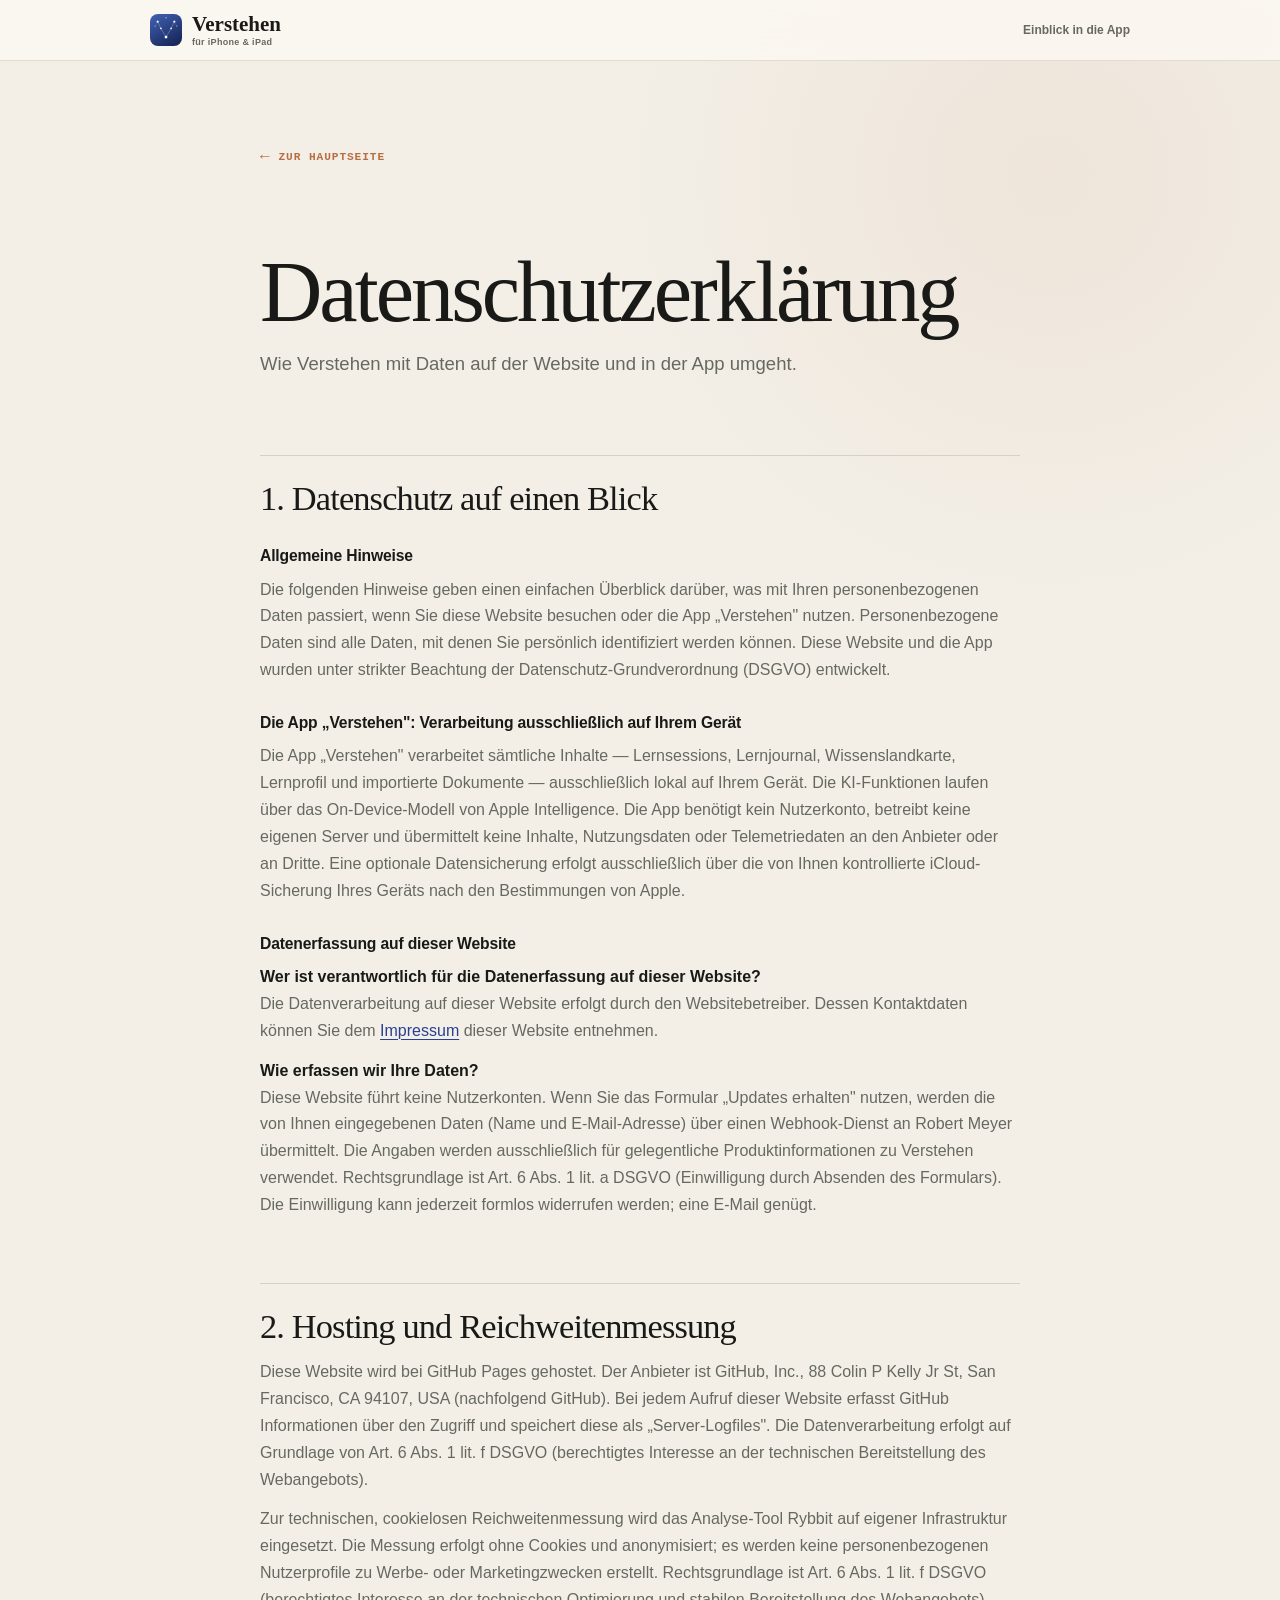
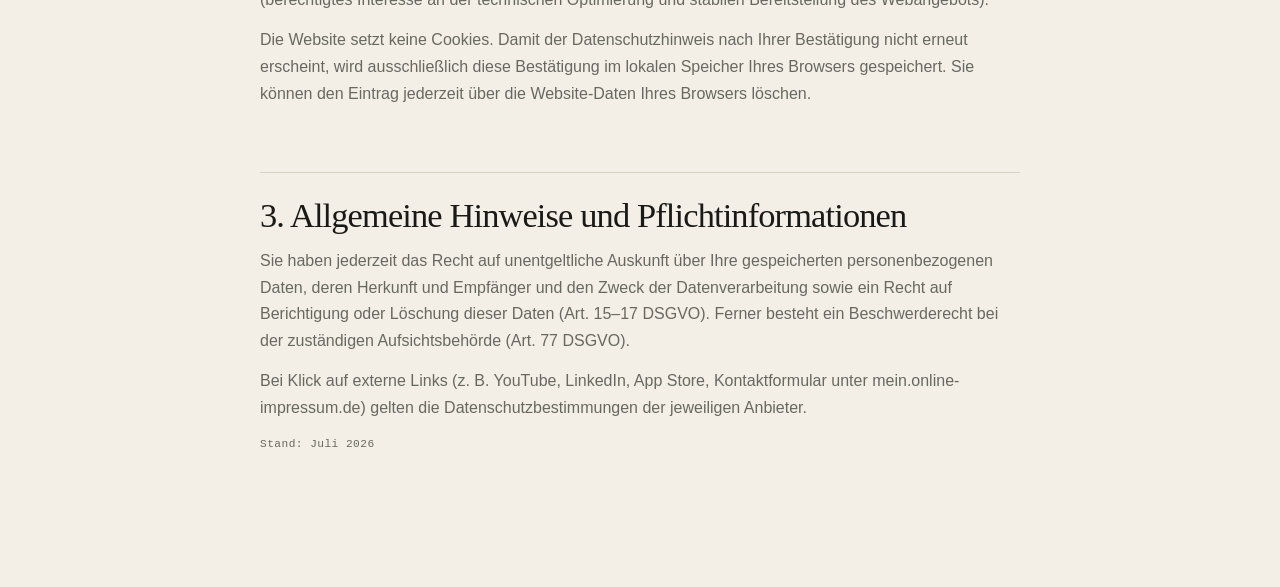
<file: datenschutz.html>
<!DOCTYPE html>
<html lang="de">
<head>
<meta charset="utf-8">
<meta name="viewport" content="width=device-width, initial-scale=1, viewport-fit=cover">
<title>Datenschutzerklärung — Verstehen</title>
<meta name="description" content="Datenschutzhinweise für die Website und die vollständig lokal arbeitende Lern-App Verstehen.">
<meta name="robots" content="noindex,follow">
<meta name="theme-color" content="#f3efe7">
<link rel="icon" type="image/png" href="assets/favicon.png">
<link rel="canonical" href="https://verstehen-app.de/datenschutz.html">
<link rel="stylesheet" href="legal.css">
<script src="https://analyse.ki-notch.de/api/script.js" data-site-id="8475d57c6e8d" defer></script>
</head>
<body>
<header class="legal-header">
  <nav class="legal-nav" aria-label="Seitennavigation">
    <a class="legal-brand" href="index.html" target="_parent">
      <img src="assets/optimized/icon-64.webp" width="64" height="64" alt="">
      <span class="legal-brand-copy"><strong>Verstehen</strong><small>für iPhone &amp; iPad</small></span>
    </a>
    <a class="legal-overview" href="einblick.html" target="_blank" rel="noopener noreferrer" aria-label="Einblick in die App – öffnet in neuem Tab">Einblick in die App</a>
  </nav>
</header>
<main class="wrap">
  <a class="back" href="index.html" target="_parent">Zur Hauptseite</a>
  <h1>Datenschutzerklärung</h1>
  <p>Wie Verstehen mit Daten auf der Website und in der App umgeht.</p>

  <h2>1. Datenschutz auf einen Blick</h2>
  <h3>Allgemeine Hinweise</h3>
  <p>Die folgenden Hinweise geben einen einfachen Überblick darüber, was mit Ihren personenbezogenen Daten passiert, wenn Sie diese Website besuchen oder die App „Verstehen" nutzen. Personenbezogene Daten sind alle Daten, mit denen Sie persönlich identifiziert werden können. Diese Website und die App wurden unter strikter Beachtung der Datenschutz-Grundverordnung (DSGVO) entwickelt.</p>

  <h3>Die App „Verstehen": Verarbeitung ausschließlich auf Ihrem Gerät</h3>
  <p>Die App „Verstehen" verarbeitet sämtliche Inhalte — Lernsessions, Lernjournal, Wissenslandkarte, Lernprofil und importierte Dokumente — ausschließlich lokal auf Ihrem Gerät. Die KI-Funktionen laufen über das On-Device-Modell von Apple Intelligence. Die App benötigt kein Nutzerkonto, betreibt keine eigenen Server und übermittelt keine Inhalte, Nutzungsdaten oder Telemetriedaten an den Anbieter oder an Dritte. Eine optionale Datensicherung erfolgt ausschließlich über die von Ihnen kontrollierte iCloud-Sicherung Ihres Geräts nach den Bestimmungen von Apple.</p>

  <h3>Datenerfassung auf dieser Website</h3>
  <p><b>Wer ist verantwortlich für die Datenerfassung auf dieser Website?</b><br>
  Die Datenverarbeitung auf dieser Website erfolgt durch den Websitebetreiber. Dessen Kontaktdaten können Sie dem <a href="impressum.html">Impressum</a> dieser Website entnehmen.</p>
  <p><b>Wie erfassen wir Ihre Daten?</b><br>
  Diese Website führt keine Nutzerkonten. Wenn Sie das Formular „Updates erhalten" nutzen, werden die von Ihnen eingegebenen Daten (Name und E-Mail-Adresse) über einen Webhook-Dienst an Robert Meyer übermittelt. Die Angaben werden ausschließlich für gelegentliche Produktinformationen zu Verstehen verwendet. Rechtsgrundlage ist Art. 6 Abs. 1 lit. a DSGVO (Einwilligung durch Absenden des Formulars). Die Einwilligung kann jederzeit formlos widerrufen werden; eine E-Mail genügt.</p>

  <h2>2. Hosting und Reichweitenmessung</h2>
  <p>Diese Website wird bei GitHub Pages gehostet. Der Anbieter ist GitHub, Inc., 88 Colin P Kelly Jr St, San Francisco, CA 94107, USA (nachfolgend GitHub). Bei jedem Aufruf dieser Website erfasst GitHub Informationen über den Zugriff und speichert diese als „Server-Logfiles". Die Datenverarbeitung erfolgt auf Grundlage von Art. 6 Abs. 1 lit. f DSGVO (berechtigtes Interesse an der technischen Bereitstellung des Webangebots).</p>
  <p>Zur technischen, cookielosen Reichweitenmessung wird das Analyse-Tool Rybbit auf eigener Infrastruktur eingesetzt. Die Messung erfolgt ohne Cookies und anonymisiert; es werden keine personenbezogenen Nutzerprofile zu Werbe- oder Marketingzwecken erstellt. Rechtsgrundlage ist Art. 6 Abs. 1 lit. f DSGVO (berechtigtes Interesse an der technischen Optimierung und stabilen Bereitstellung des Webangebots).</p>
  <p>Die Website setzt keine Cookies. Damit der Datenschutzhinweis nach Ihrer Bestätigung nicht erneut erscheint, wird ausschließlich diese Bestätigung im lokalen Speicher Ihres Browsers gespeichert. Sie können den Eintrag jederzeit über die Website-Daten Ihres Browsers löschen.</p>

  <h2>3. Allgemeine Hinweise und Pflichtinformationen</h2>
  <p>Sie haben jederzeit das Recht auf unentgeltliche Auskunft über Ihre gespeicherten personenbezogenen Daten, deren Herkunft und Empfänger und den Zweck der Datenverarbeitung sowie ein Recht auf Berichtigung oder Löschung dieser Daten (Art. 15–17 DSGVO). Ferner besteht ein Beschwerderecht bei der zuständigen Aufsichtsbehörde (Art. 77 DSGVO).</p>
  <p>Bei Klick auf externe Links (z. B. YouTube, LinkedIn, App Store, Kontaktformular unter mein.online-impressum.de) gelten die Datenschutzbestimmungen der jeweiligen Anbieter.</p>

  <p class="meta">Stand: Juli 2026</p>
</main>
</body>
</html>
</file>
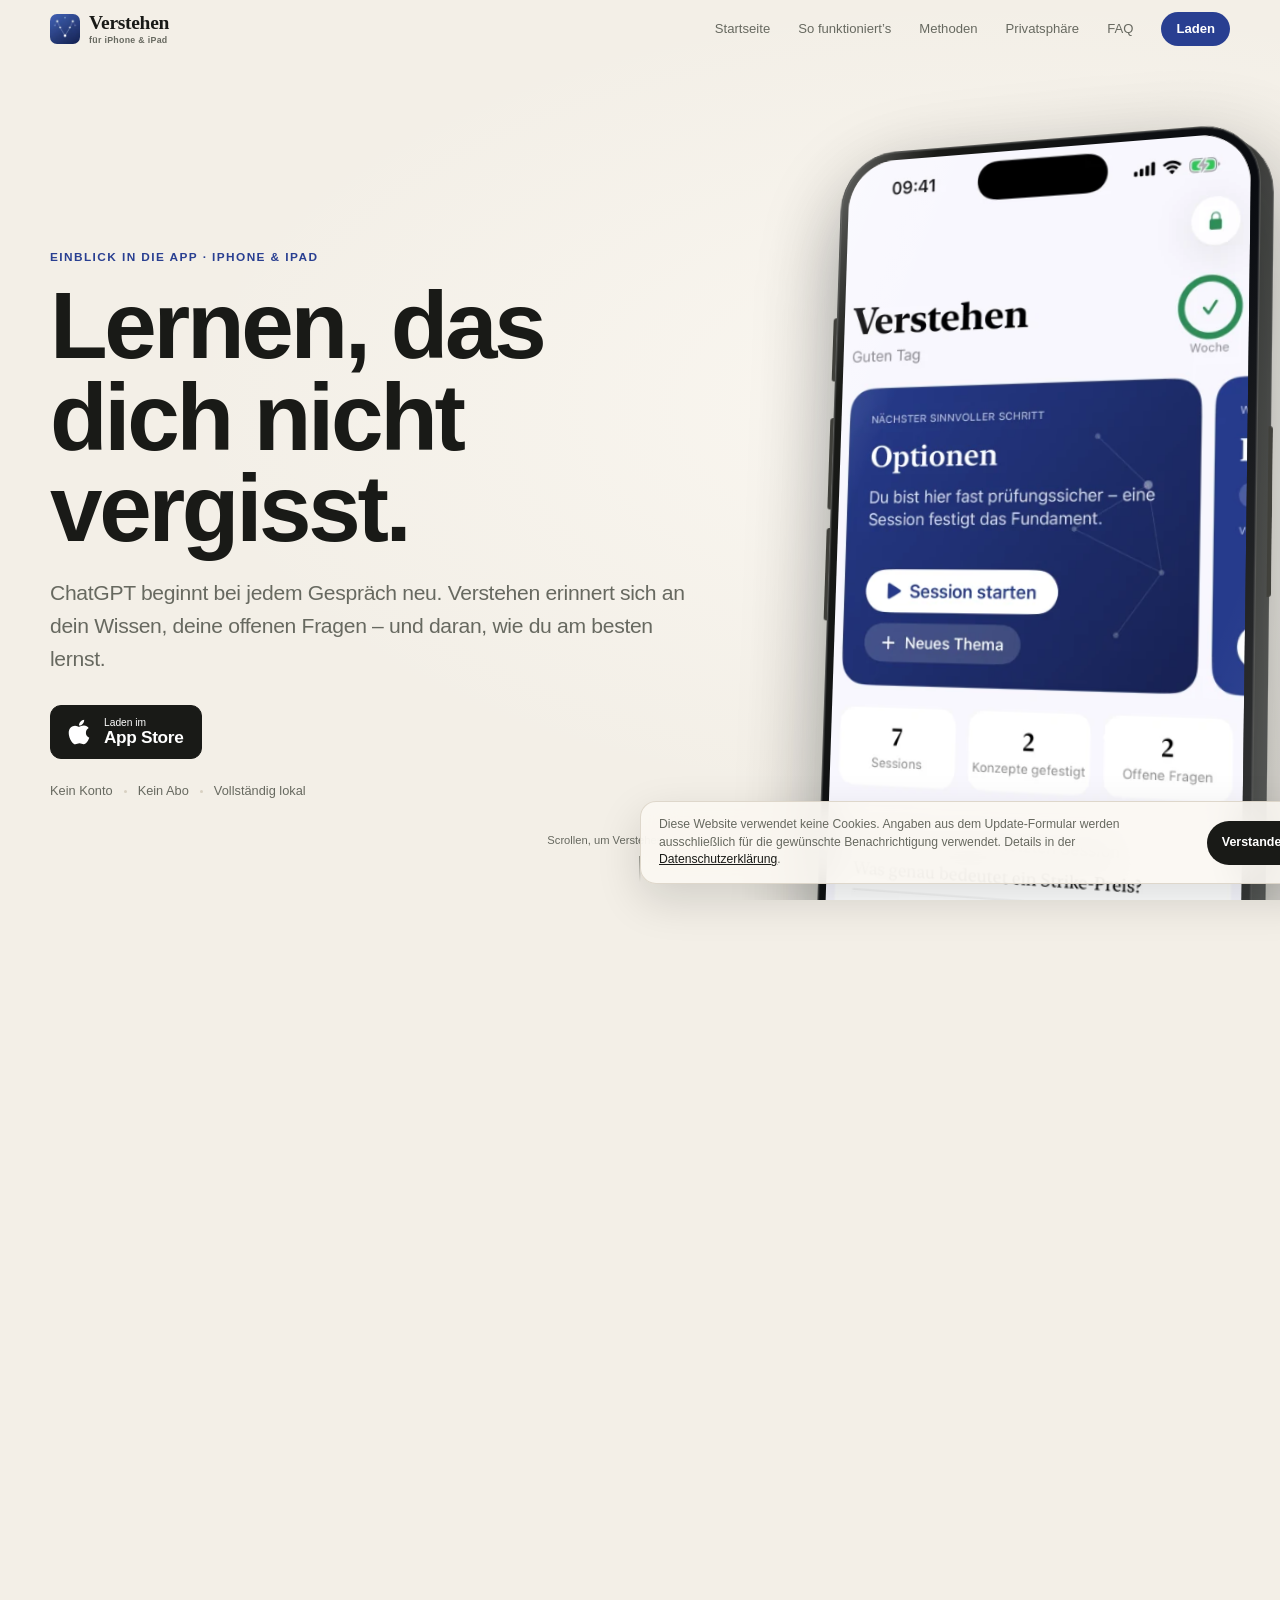
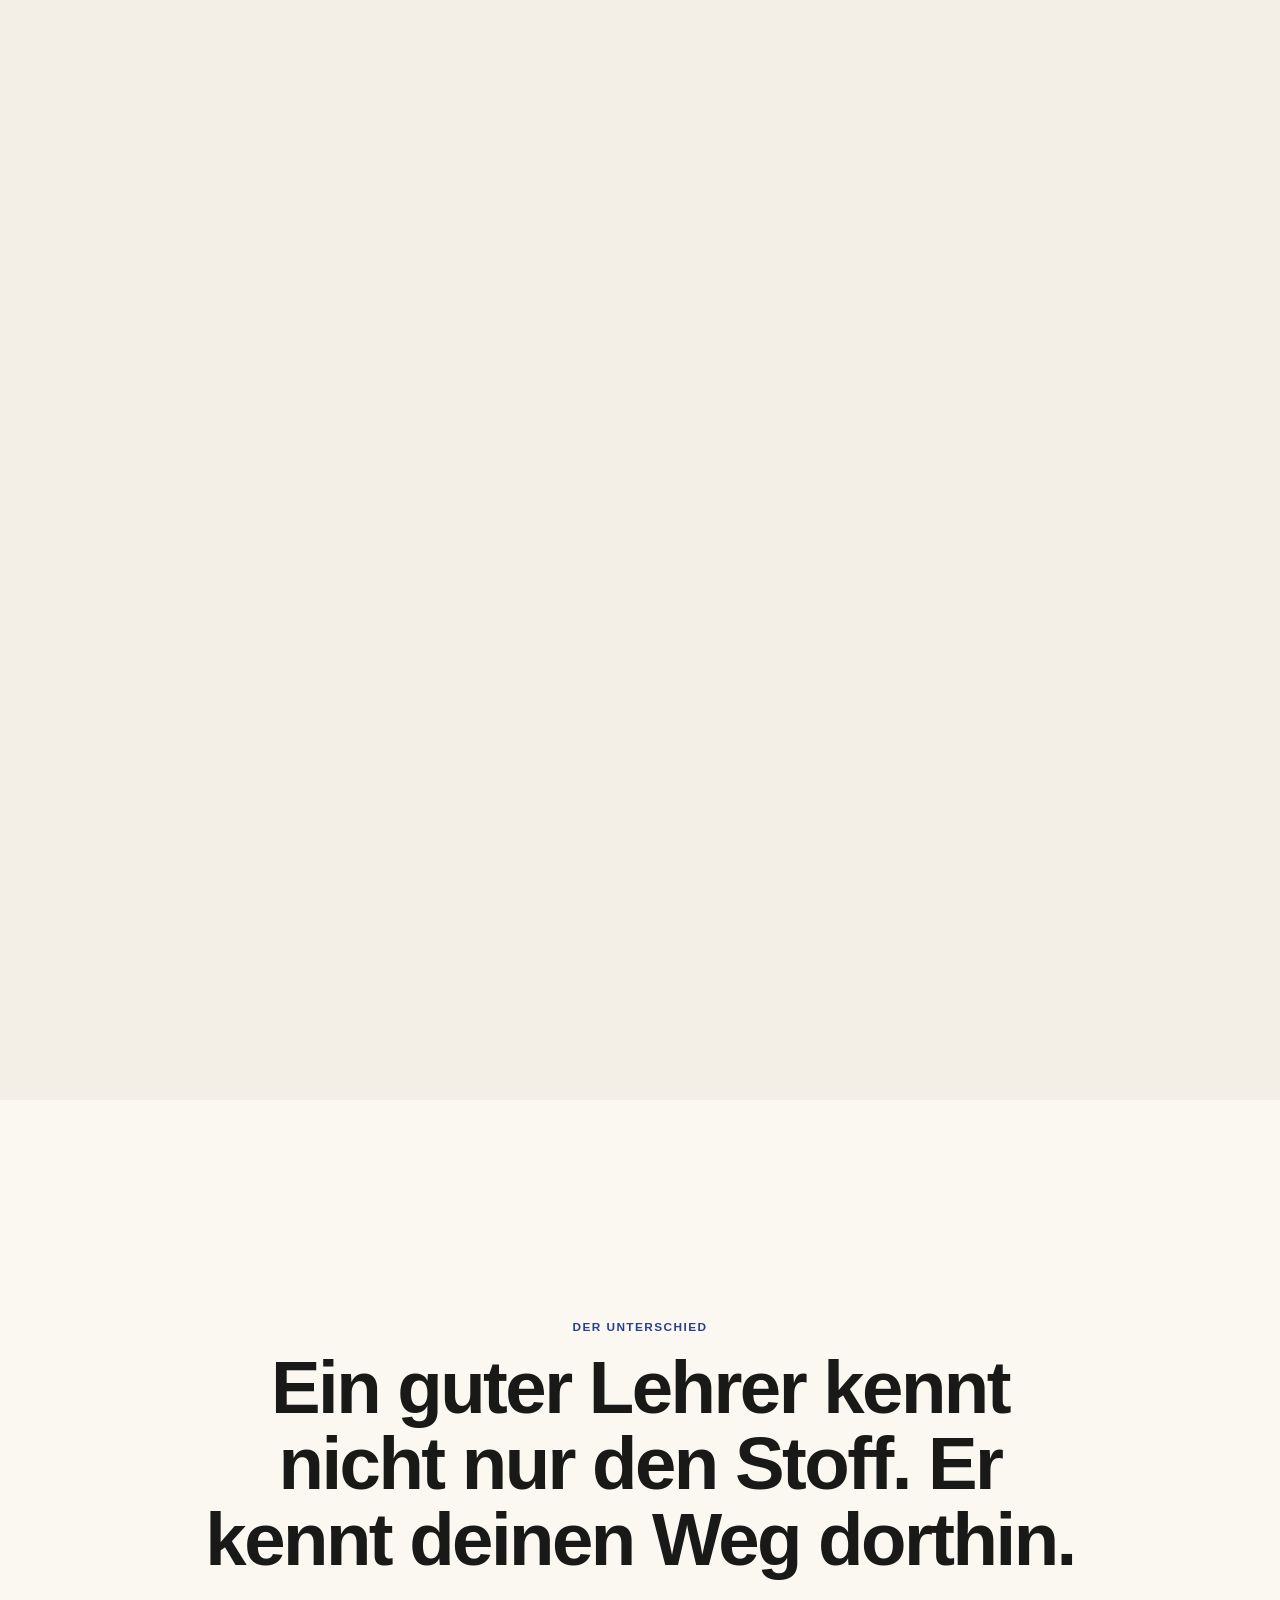
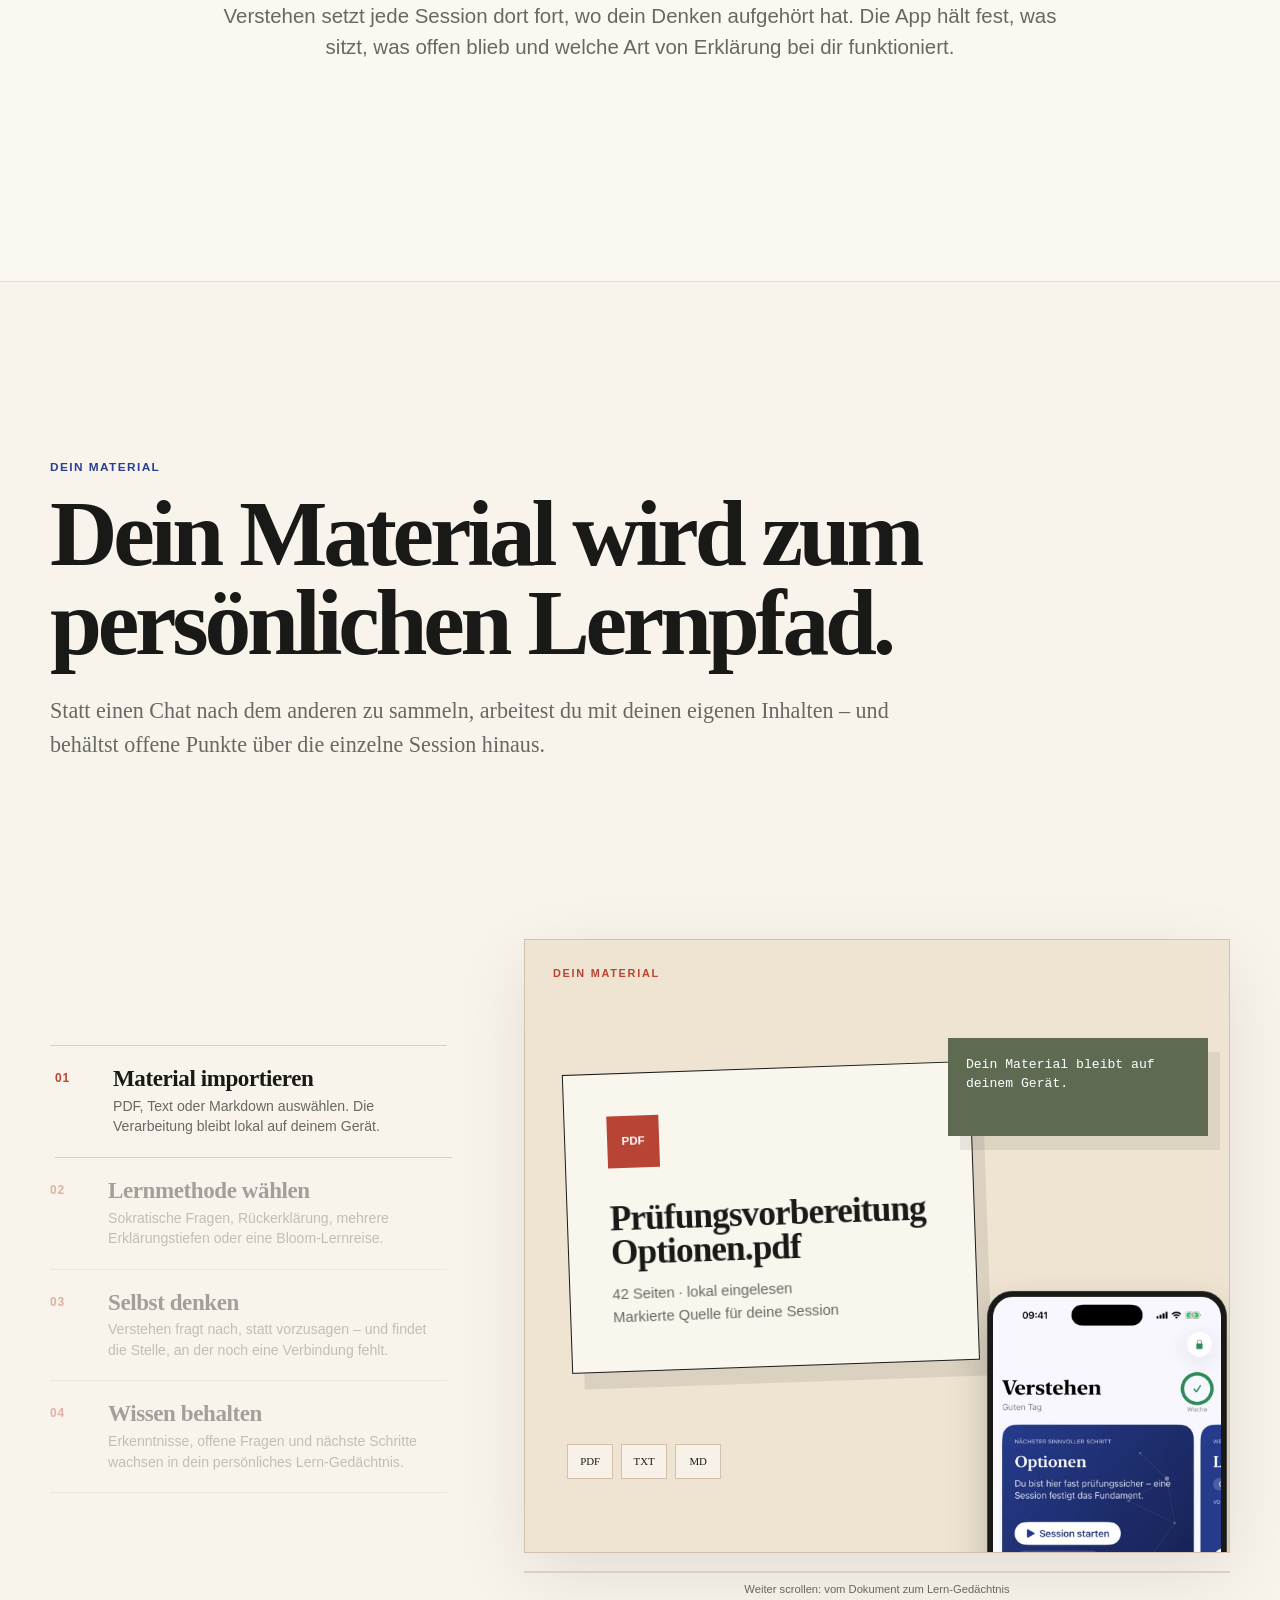
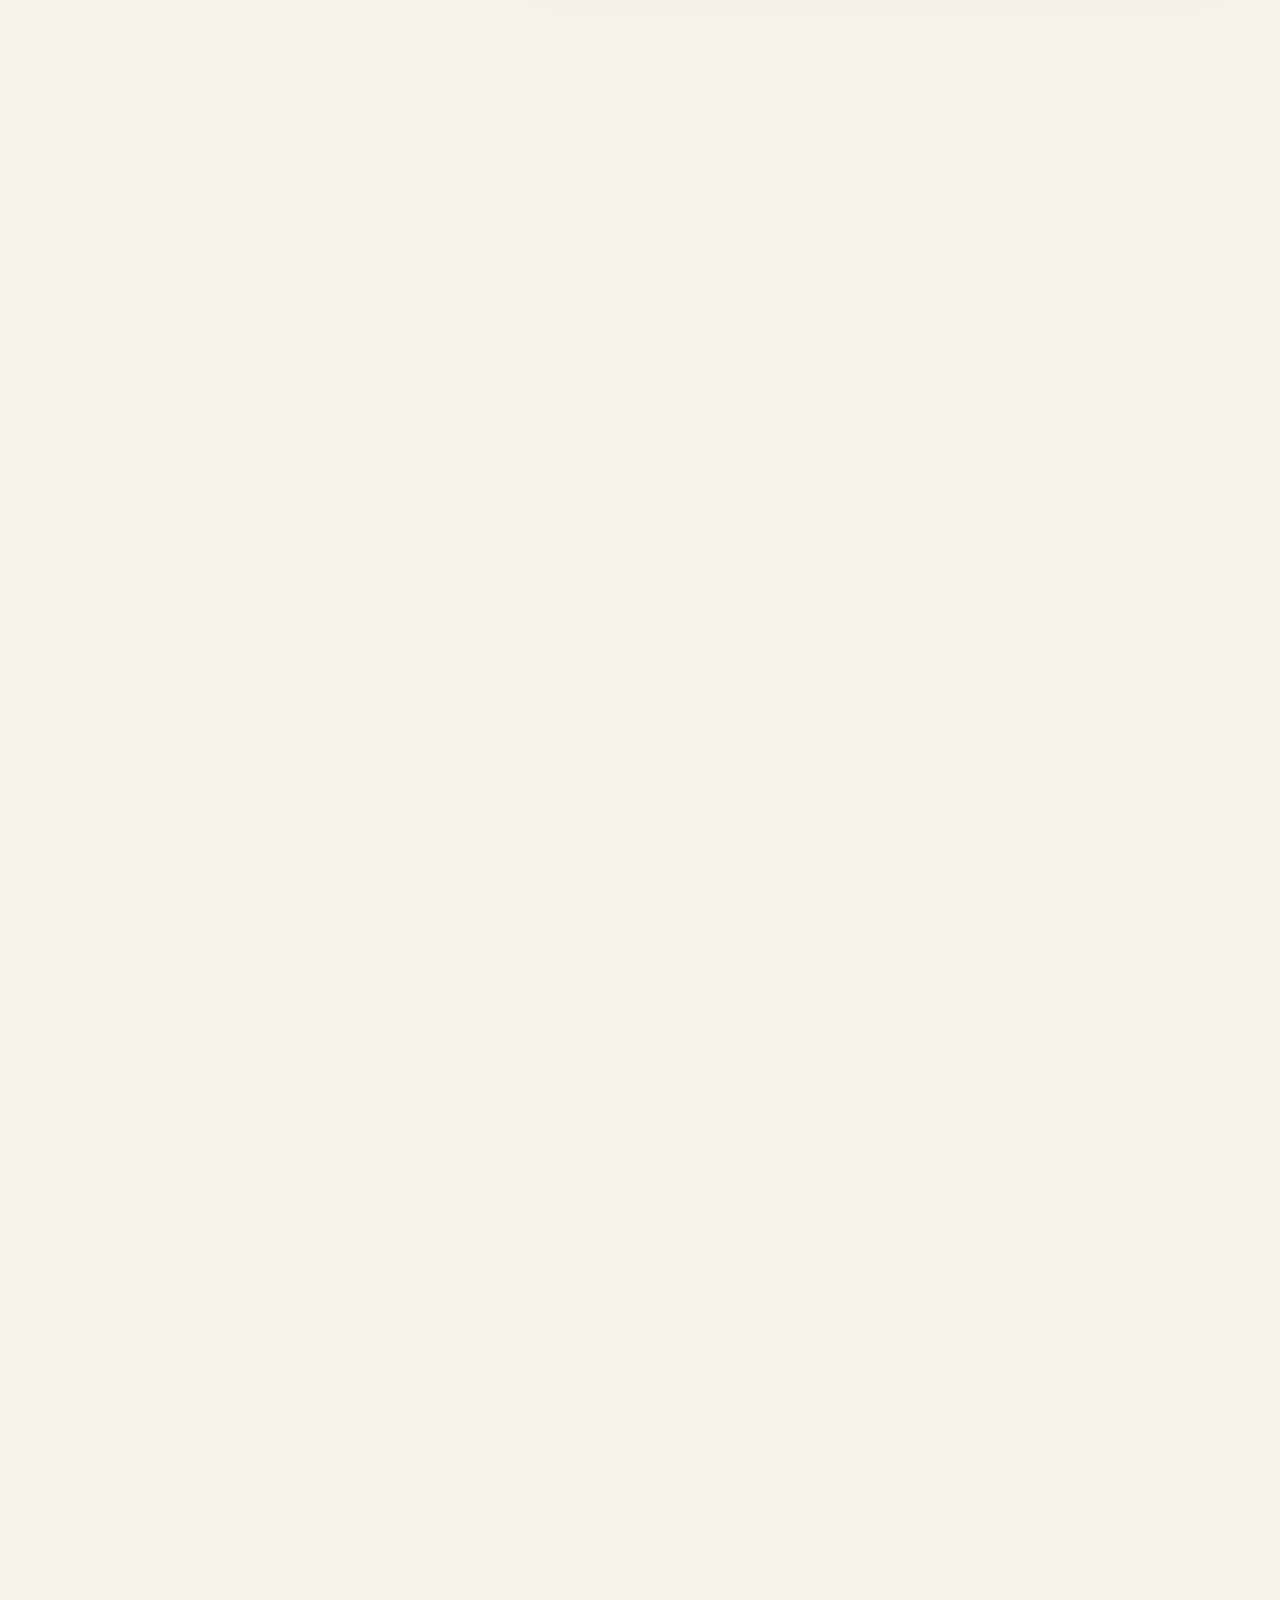
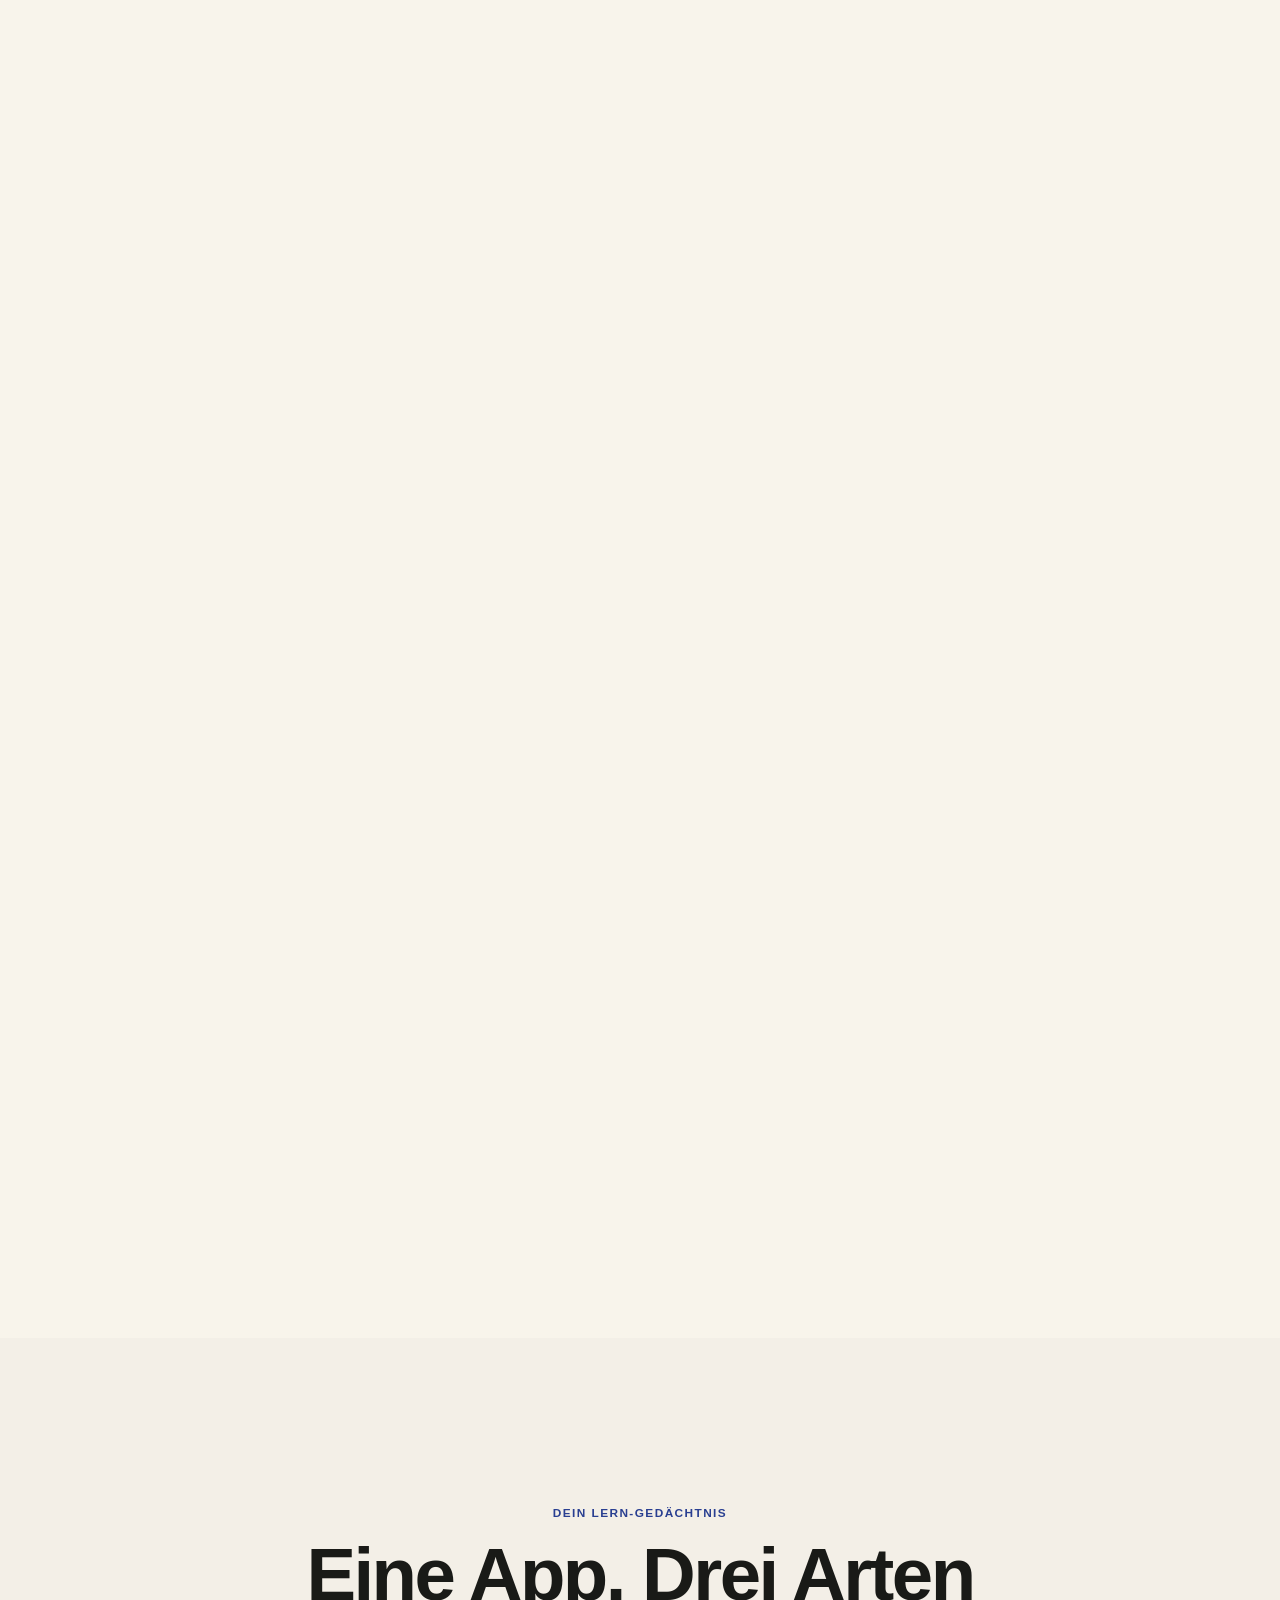
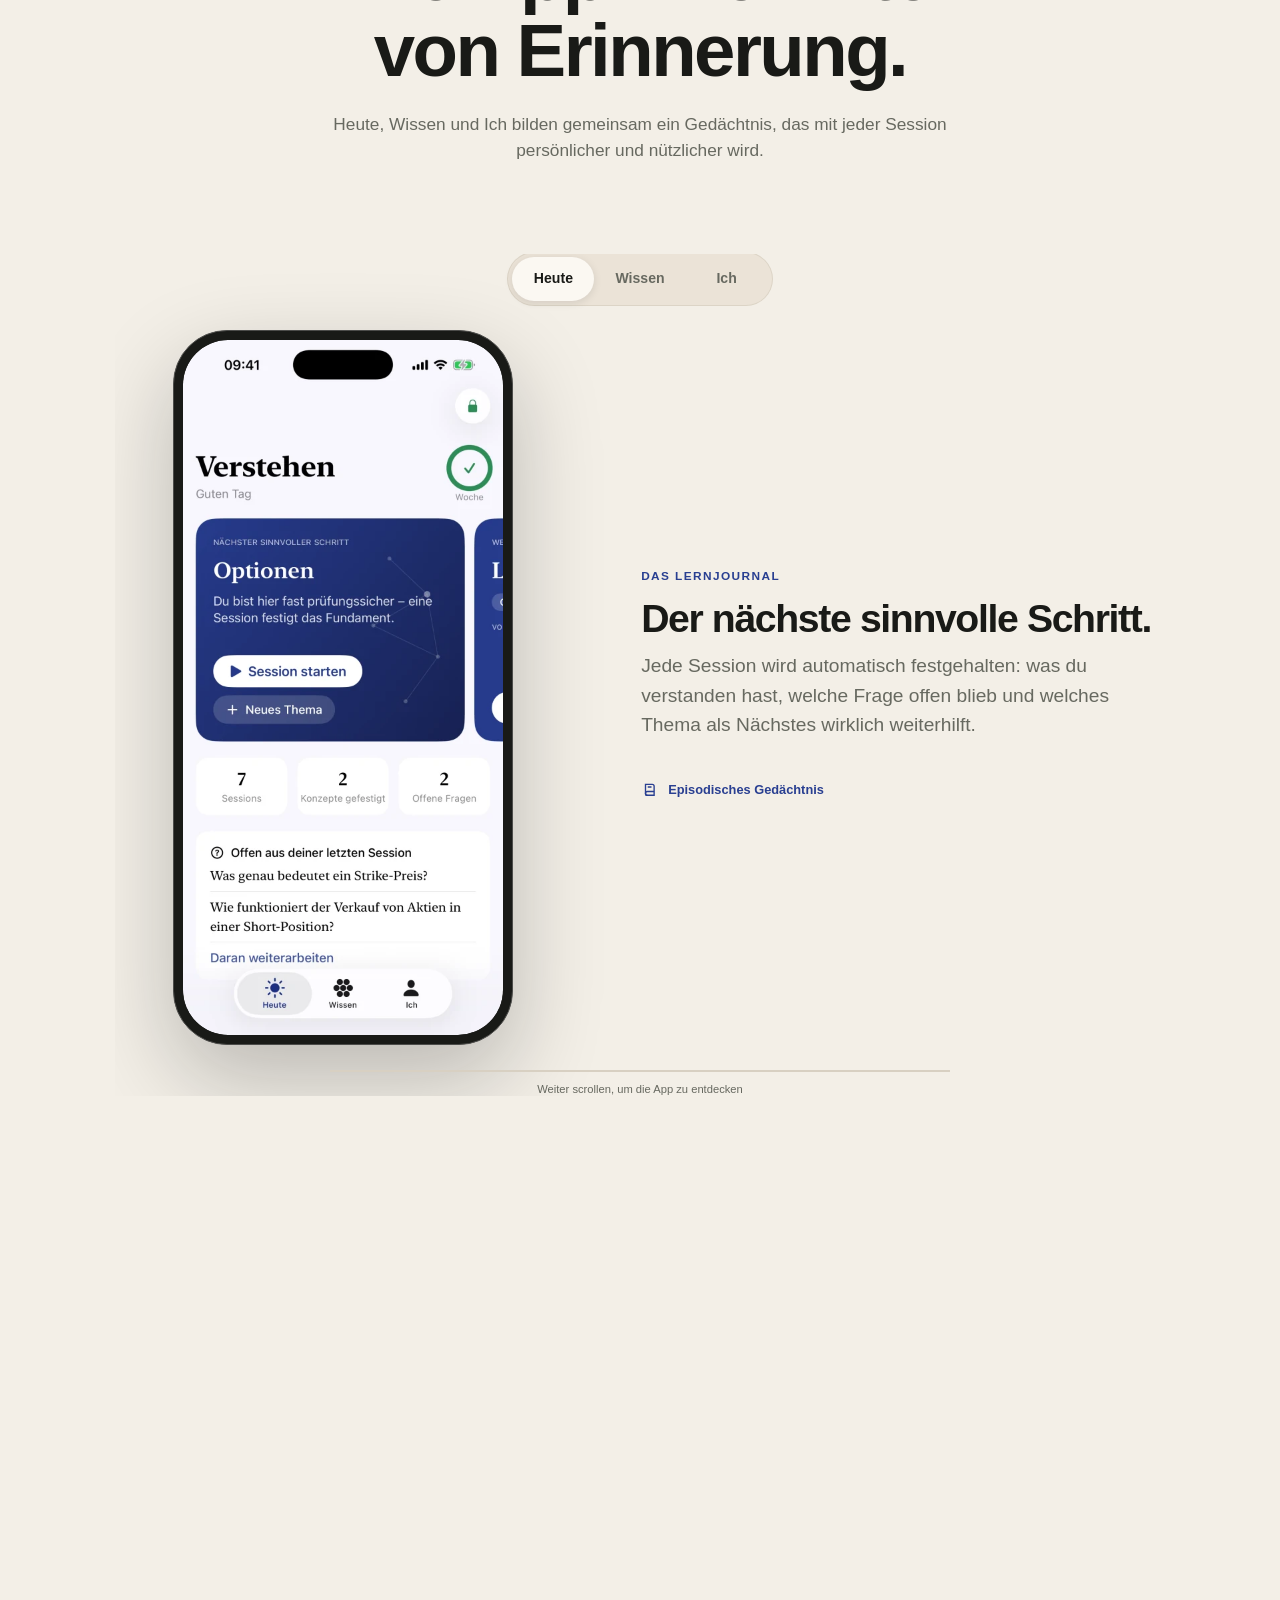
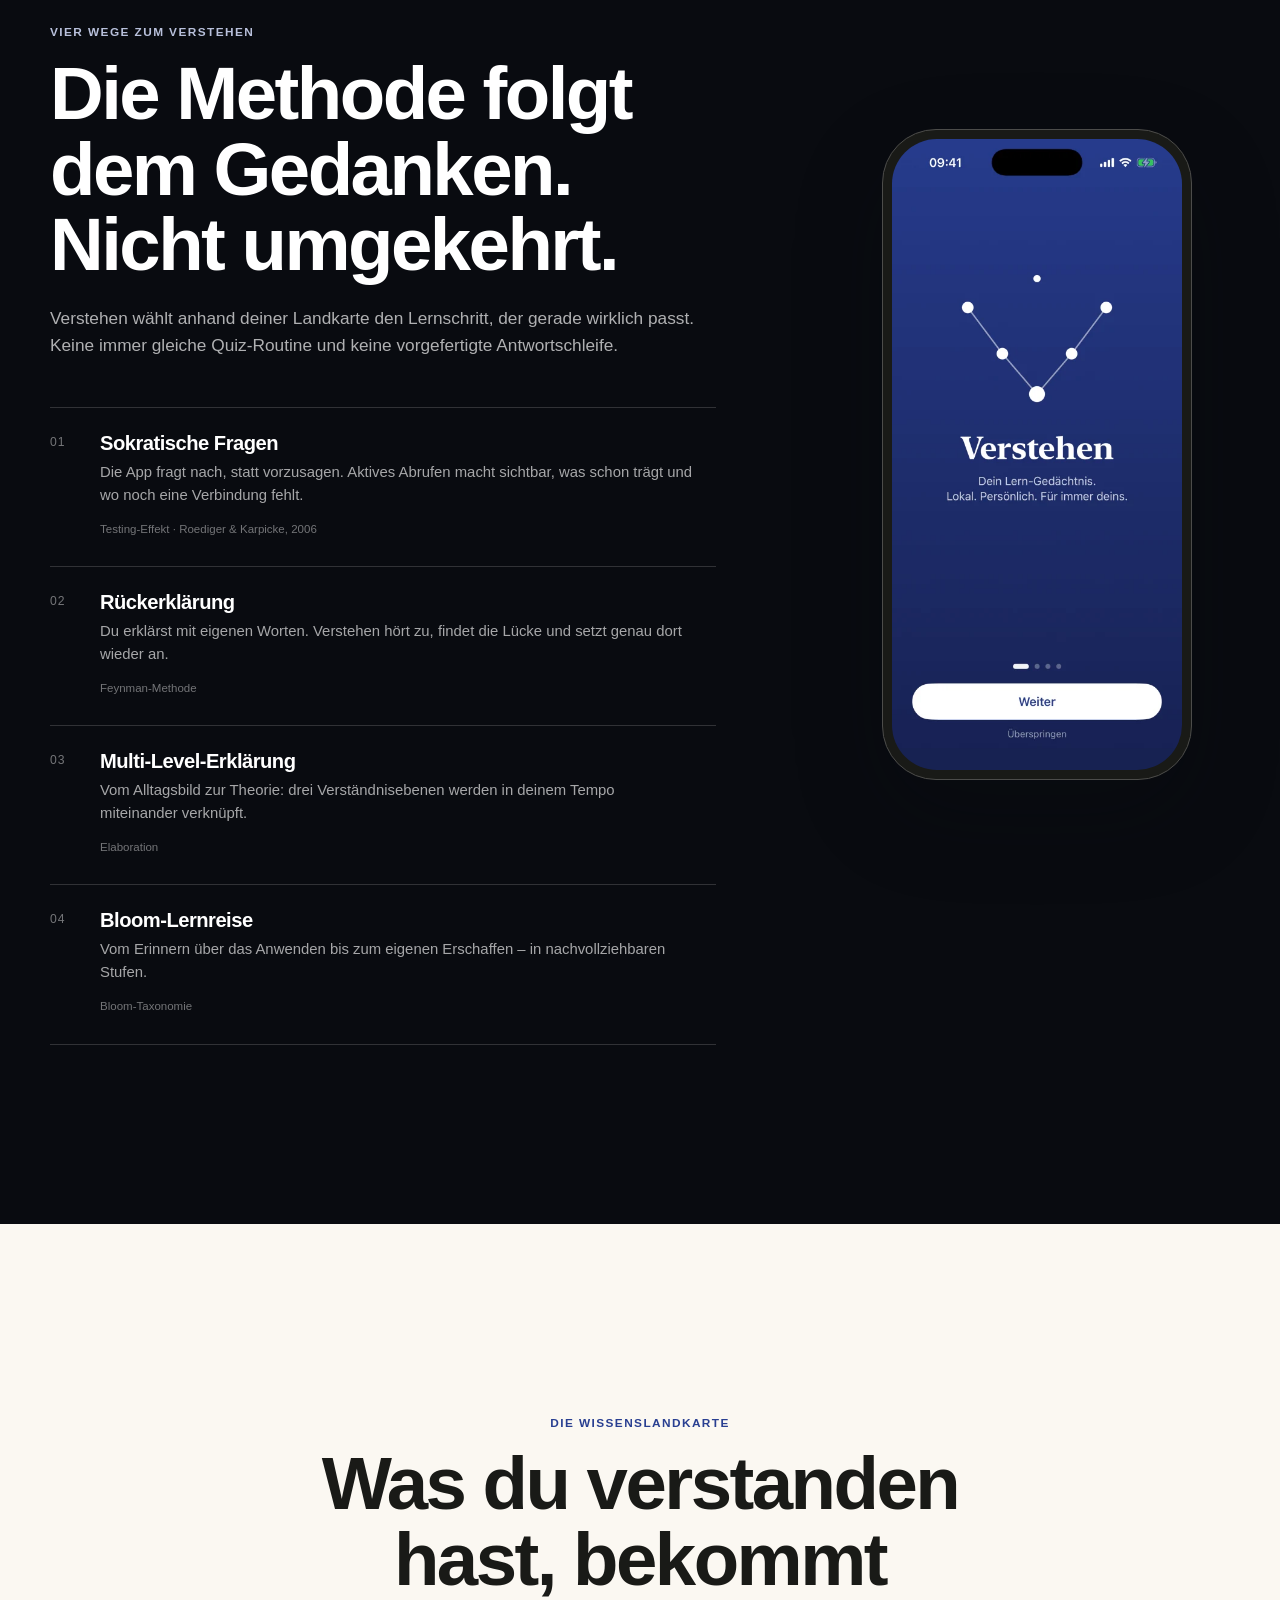
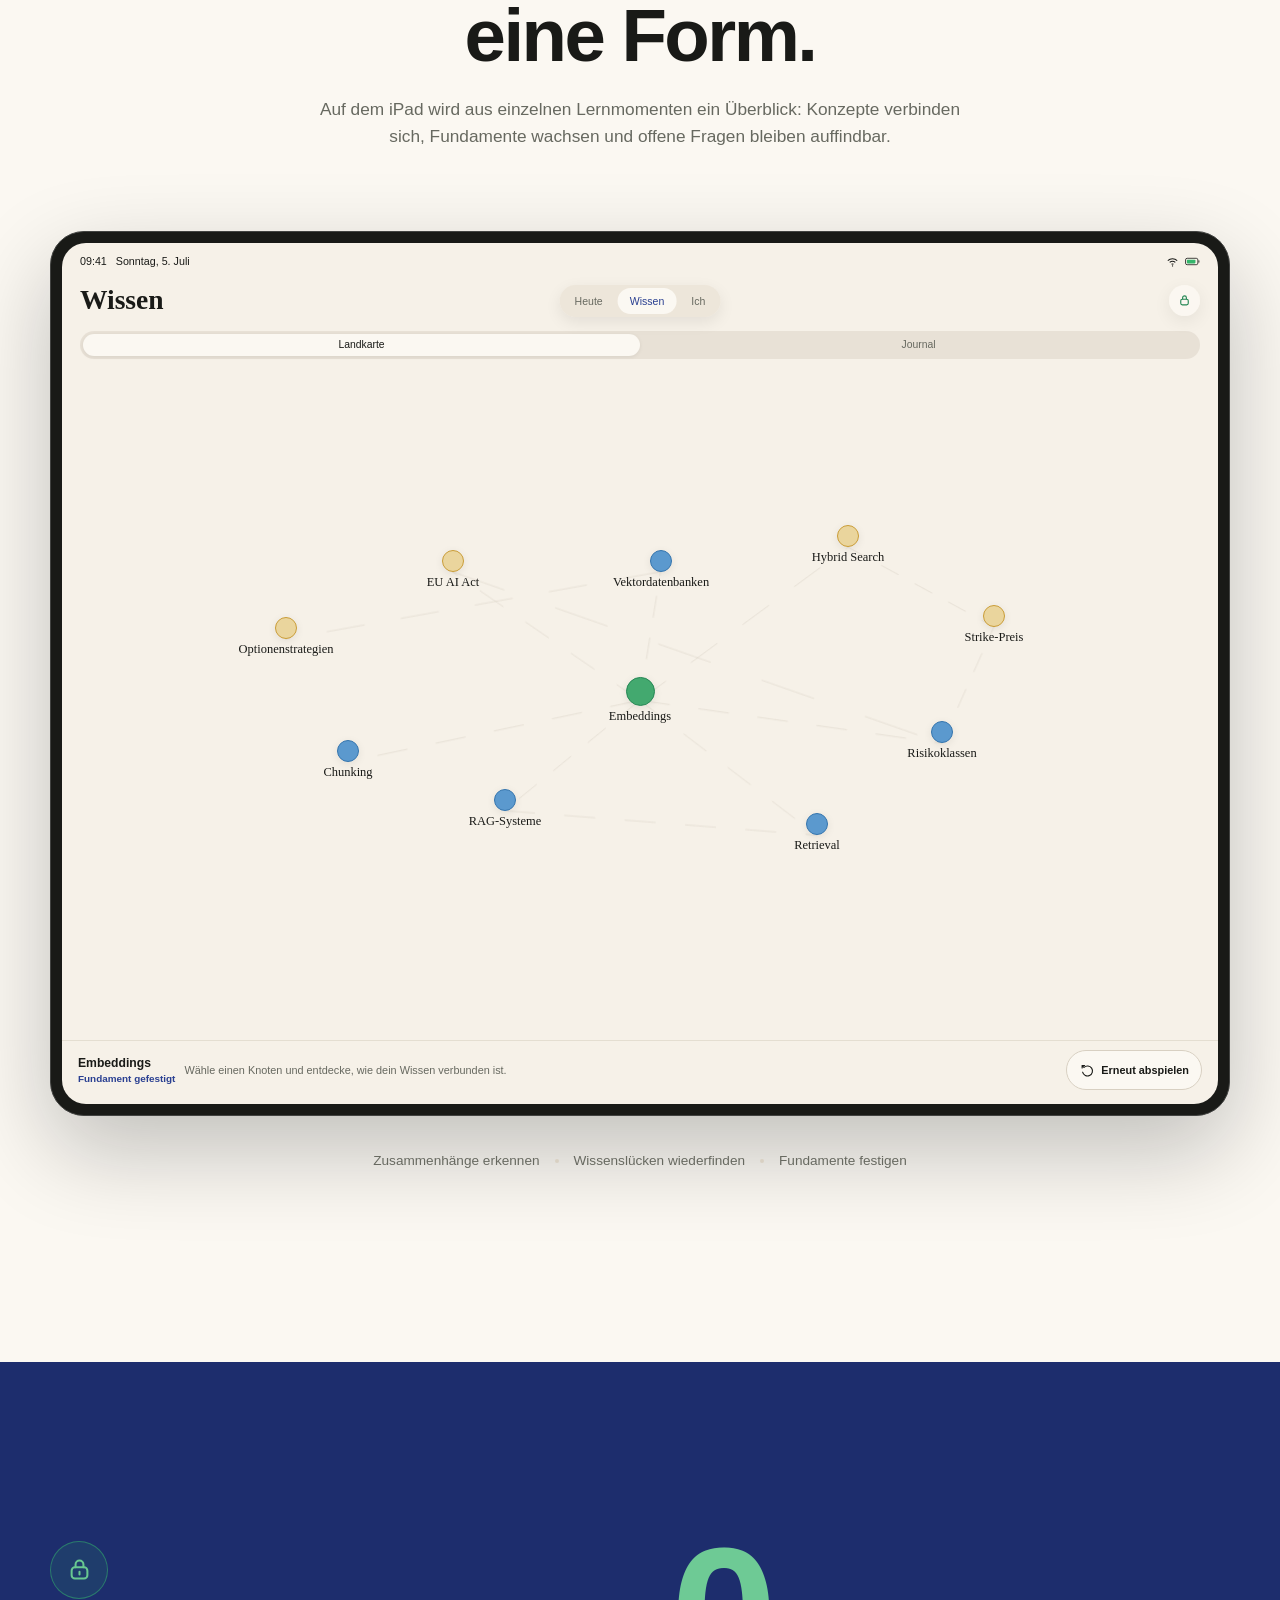
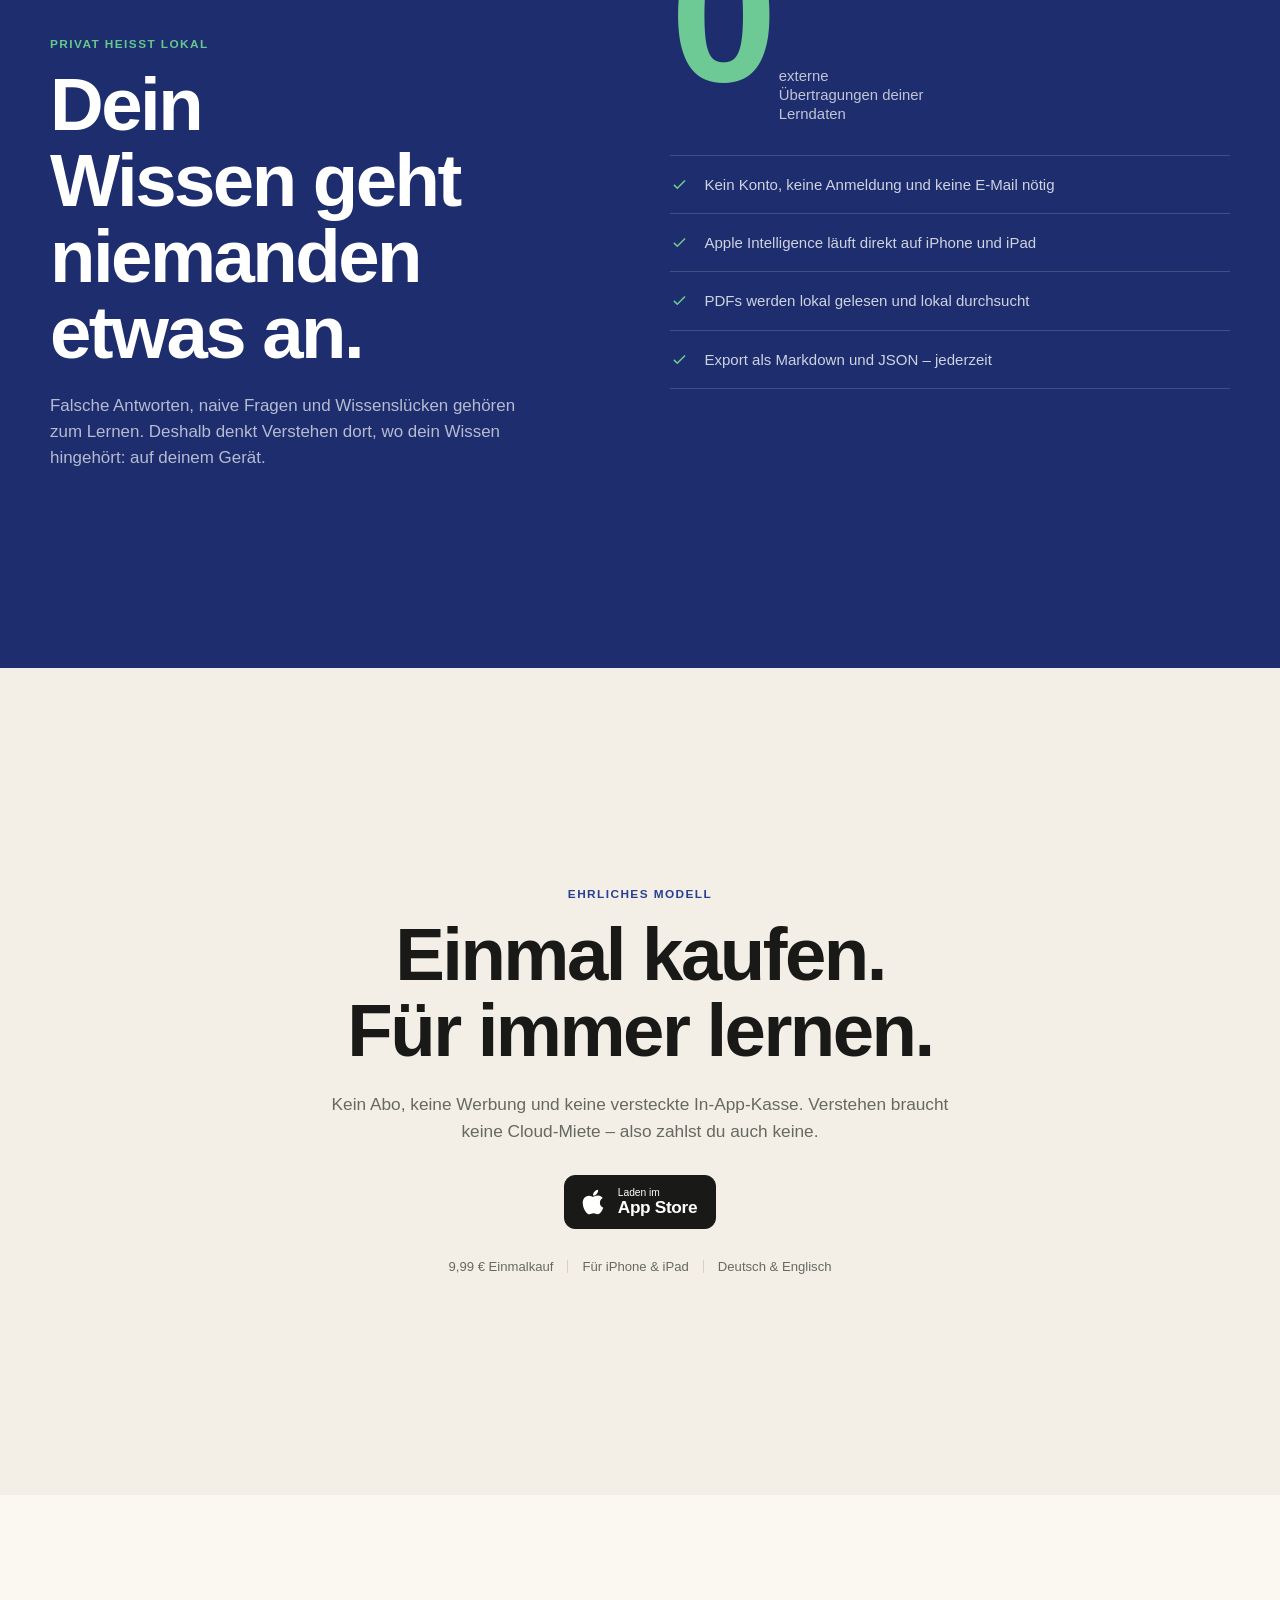
<file: einblick.html>
<!DOCTYPE html>
<html lang="de">
<head>
<meta charset="utf-8">
<meta name="viewport" content="width=device-width, initial-scale=1, viewport-fit=cover">
<title>Einblick in Verstehen: App, Lernmethoden &amp; Funktionen</title>
<meta name="description" content="Entdecke die Verstehen App im Detail: eigene PDFs importieren, Lernmethoden wählen, Wissenslücken verfolgen und ein persönliches Lern-Gedächtnis aufbauen.">
<meta name="robots" content="index,follow,max-image-preview:large">
<meta name="theme-color" content="#f3efe7">
<meta name="format-detection" content="telephone=no">
<link rel="canonical" href="https://verstehen-app.de/einblick.html">
<link rel="icon" type="image/png" href="assets/favicon.png">
<link rel="apple-touch-icon" href="assets/apple-touch-icon.png">
<meta name="apple-itunes-app" content="app-id=6787693752">
<link
  rel="preload"
  as="image"
  href="assets/optimized/iphone-heute-800.webp"
  imagesrcset="assets/optimized/iphone-heute-480.webp 480w, assets/optimized/iphone-heute-800.webp 800w, assets/optimized/iphone-heute-1206.webp 1206w"
  imagesizes="(max-width: 760px) 72vw, 420px">

<meta property="og:type" content="website">
<meta property="og:site_name" content="Verstehen">
<meta property="og:title" content="Einblick in die Verstehen App">
<meta property="og:description" content="So werden eigene Materialien, kluge Lernmethoden und ein persönliches Lern-Gedächtnis zu deinem Lernweg.">
<meta property="og:url" content="https://verstehen-app.de/einblick.html">
<meta property="og:image" content="https://verstehen-app.de/assets/og-image.png">
<meta property="og:image:type" content="image/png">
<meta property="og:image:width" content="1200">
<meta property="og:image:height" content="630">
<meta property="og:image:alt" content="Verstehen – privates Lern-Gedächtnis für iPhone und iPad">
<meta property="og:locale" content="de_DE">
<meta name="twitter:card" content="summary_large_image">
<meta name="twitter:title" content="Einblick in die Verstehen App">
<meta name="twitter:description" content="Material importieren, Lernmethode wählen und Zusammenhänge langfristig behalten.">
<meta name="twitter:image" content="https://verstehen-app.de/assets/og-image.png">
<meta name="twitter:image:alt" content="Verstehen – privates Lern-Gedächtnis für iPhone und iPad">

<!-- Rybbit Analytics -->
<script
  src="https://analyse.ki-notch.de/api/script.js"
  data-site-id="8475d57c6e8d"
  defer
></script>

<script type="application/ld+json">
{
  "@context": "https://schema.org",
  "@graph": [
    {
      "@type": "WebSite",
      "@id": "https://verstehen-app.de/#website",
      "url": "https://verstehen-app.de/",
      "name": "Verstehen",
      "description": "Private KI-Lernapp für iPhone und iPad.",
      "inLanguage": "de-DE",
      "publisher": {
        "@id": "https://verstehen-app.de/#robert-meyer"
      }
    },
    {
      "@type": "WebPage",
      "@id": "https://verstehen-app.de/einblick.html#webpage",
      "url": "https://verstehen-app.de/einblick.html",
      "name": "Einblick in Verstehen: App, Lernmethoden und Funktionen",
      "description": "Ein ausführlicher Rundgang durch die Verstehen App für iPhone und iPad.",
      "inLanguage": "de-DE",
      "isPartOf": {
        "@id": "https://verstehen-app.de/#website"
      },
      "about": {
        "@id": "https://verstehen-app.de/#app"
      }
    },
    {
      "@type": "Person",
      "@id": "https://verstehen-app.de/#robert-meyer",
      "name": "Robert Meyer",
      "url": "https://verstehen-app.de/impressum.html"
    },
    {
      "@type": ["SoftwareApplication", "MobileApplication"],
      "@id": "https://verstehen-app.de/#app",
      "name": "Verstehen – Lern-Gedächtnis",
      "alternateName": "Verstehen",
      "url": "https://verstehen-app.de/",
      "installUrl": "https://apps.apple.com/de/app/verstehen-lern-ged%C3%A4chtnis/id6787693752",
      "downloadUrl": "https://apps.apple.com/de/app/verstehen-lern-ged%C3%A4chtnis/id6787693752",
      "sameAs": "https://apps.apple.com/de/app/verstehen-lern-ged%C3%A4chtnis/id6787693752",
      "operatingSystem": "iOS 26 oder neuer, iPadOS 26 oder neuer",
      "applicationCategory": "EducationalApplication",
      "applicationSubCategory": "Lern-App",
      "description": "Private KI-Lernapp mit Apple Intelligence: mit eigenen PDFs lernen, offene Fragen behalten und einen persönlichen Lernpfad aufbauen — vollständig auf dem Gerät.",
      "image": {
        "@type": "ImageObject",
        "url": "https://verstehen-app.de/assets/og-image.png",
        "width": 1200,
        "height": 630
      },
      "screenshot": [
        "https://verstehen-app.de/assets/iphone_heute.png",
        "https://verstehen-app.de/assets/iphone_wissen.png",
        "https://verstehen-app.de/assets/iphone_ich.png"
      ],
      "softwareRequirements": "Apple Intelligence; iPhone 15 Pro oder neuer oder iPad mit M-Chip",
      "featureList": [
        "Sokratischer Lerncoach",
        "Lernjournal",
        "Interaktive Wissenslandkarte",
        "Persönliches Lernprofil",
        "Lokaler Import von PDF, Text und Markdown",
        "Export als Markdown und JSON"
      ],
      "offers": {
        "@type": "Offer",
        "price": "9.99",
        "priceCurrency": "EUR",
        "availability": "https://schema.org/InStock",
        "url": "https://apps.apple.com/de/app/verstehen-lern-ged%C3%A4chtnis/id6787693752"
      },
      "author": {
        "@id": "https://verstehen-app.de/#robert-meyer"
      },
      "publisher": {
        "@id": "https://verstehen-app.de/#robert-meyer"
      },
      "inLanguage": ["de", "en"],
      "isAccessibleForFree": false
    }
  ]
}
</script>

<script type="application/ld+json">
{
  "@context": "https://schema.org",
  "@type": "FAQPage",
  "mainEntity": [
    {
      "@type": "Question",
      "name": "Welche Geräte brauche ich?",
      "acceptedAnswer": {
        "@type": "Answer",
        "text": "Verstehen nutzt Apple Intelligence und läuft auf einem iPhone 15 Pro oder neuer sowie auf iPads mit M-Chip. Apple Intelligence muss in den Einstellungen aktiviert sein."
      }
    },
    {
      "@type": "Question",
      "name": "Bleiben meine Daten wirklich auf dem Gerät?",
      "acceptedAnswer": {
        "@type": "Answer",
        "text": "Ja. Die KI läuft mit dem Apple-Intelligence-Modell direkt auf deinem Gerät. Verstehen hat keine Server, kein Konto und sendet deine Lerndaten nicht an externe Dienste. Optional können sie Bestandteil deines eigenen iCloud-Backups sein."
      }
    },
    {
      "@type": "Question",
      "name": "Kann ich mit eigenen PDFs lernen?",
      "acceptedAnswer": {
        "@type": "Answer",
        "text": "Ja. Du kannst PDF-, Text- und Markdown-Dateien importieren. Verstehen bereitet sie lokal auf und nutzt passende Auszüge als fachliche Grundlage deiner Session."
      }
    },
    {
      "@type": "Question",
      "name": "Kann ich meine Daten exportieren?",
      "acceptedAnswer": {
        "@type": "Answer",
        "text": "Jederzeit. Dein Lernjournal lässt sich als Markdown mit Wikilinks und alle Daten zusätzlich als JSON exportieren."
      }
    },
    {
      "@type": "Question",
      "name": "Warum gibt es kein Abo?",
      "acceptedAnswer": {
        "@type": "Answer",
        "text": "Verstehen benötigt weder eigene Server noch Cloud-KI, weil dein Gerät die Arbeit leistet. Deshalb kaufst du die App einmal."
      }
    },
    {
      "@type": "Question",
      "name": "In welchen Sprachen funktioniert die App?",
      "acceptedAnswer": {
        "@type": "Answer",
        "text": "Die App ist auf Deutsch und Englisch verfügbar; der Lerncoach spricht deine Systemsprache."
      }
    }
  ]
}
</script>

<style>
  :root {
    --bg: #f3efe7;
    --surface: #fbf8f2;
    --surface-soft: #ebe3d7;
    --fg: #191a17;
    --muted: #676960;
    --border: #d8d0c2;
    --accent: #293f91;
    --accent-strong: #1d2d6d;
    --night: #090b10;
    --night-soft: #121827;
    --white: #ffffff;
    --green: #35b66c;
    --error: #b42318;
    --youtube: #ff0033;
    --linkedin: #0a66c2;
    --map-screen: #f6f1e8;
    --map-line: #c5bdae;
    --map-blue: #5b99ce;
    --map-blue-border: #3474ad;
    --map-gold: #ead59d;
    --map-gold-border: #c99c37;
    --map-green: #43a96f;
    --map-green-border: #248653;
    --paper: #eee4d1;
    --paper-deep: #d2c2ab;
    --material-red: #b74434;
    --material-olive: #5e6b52;
    --shadow-device: 0 34px 90px color-mix(in srgb, var(--night) 24%, transparent);
    --shadow-float: 0 16px 45px color-mix(in srgb, var(--night) 14%, transparent);
    --font-display: -apple-system, BlinkMacSystemFont, "SF Pro Display", "Helvetica Neue", Arial, sans-serif;
    --font-body: -apple-system, BlinkMacSystemFont, "SF Pro Text", "Helvetica Neue", Arial, sans-serif;
    --font-brand: "Iowan Old Style", "Baskerville", "Times New Roman", serif;
    --page: 1180px;
  }

  * {
    box-sizing: border-box;
  }

  html {
    scroll-behavior: smooth;
    background: var(--bg);
  }

  body {
    margin: 0;
    overflow-x: hidden;
    background: var(--bg);
    color: var(--fg);
    font-family: var(--font-body);
    font-size: 17px;
    line-height: 1.55;
    -webkit-font-smoothing: antialiased;
    text-rendering: optimizeLegibility;
  }

  body:has(dialog[open]) {
    overflow: hidden;
  }

  img,
  svg {
    display: block;
  }

  img {
    max-width: 100%;
    height: auto;
  }

  a {
    color: inherit;
  }

  button,
  input {
    font: inherit;
  }

  button,
  summary {
    -webkit-tap-highlight-color: transparent;
  }

  [hidden] {
    display: none !important;
  }

  ::selection {
    background: color-mix(in srgb, var(--accent) 24%, var(--surface));
  }

  :focus-visible {
    outline: 3px solid color-mix(in srgb, var(--accent) 72%, var(--white));
    outline-offset: 3px;
  }

  .wrap {
    width: min(100% - 40px, var(--page));
    margin-inline: auto;
  }

  .site-header {
    position: fixed;
    z-index: 80;
    inset: 0 0 auto;
    padding-top: env(safe-area-inset-top);
    border-bottom: 1px solid transparent;
    transition: background-color 180ms ease, border-color 180ms ease;
  }

  .site-header.is-scrolled {
    border-color: color-mix(in srgb, var(--border) 70%, transparent);
    background: color-mix(in srgb, var(--bg) 82%, transparent);
    -webkit-backdrop-filter: saturate(160%) blur(18px);
    backdrop-filter: saturate(160%) blur(18px);
  }

  .nav {
    min-height: 58px;
    display: flex;
    align-items: center;
    justify-content: space-between;
    gap: 20px;
  }

  .brand {
    display: inline-flex;
    align-items: center;
    gap: 9px;
    min-height: 44px;
    text-decoration: none;
    font-family: var(--font-brand);
    font-size: 1.22rem;
    font-weight: 700;
    letter-spacing: -0.015em;
  }

  .brand img {
    width: 30px;
    height: 30px;
    border-radius: 7px;
  }

  .brand-copy {
    display: grid;
    line-height: 1;
  }

  .brand-copy strong {
    font-family: var(--font-brand);
    font-size: 1.22rem;
    line-height: 1;
  }

  .brand-copy small {
    margin-top: 3px;
    color: var(--muted);
    font-family: var(--font-body);
    font-size: .55rem;
    font-weight: 560;
    letter-spacing: .035em;
  }

  .nav-links {
    display: flex;
    align-items: center;
    gap: 28px;
  }

  .nav-links > a:not(.nav-cta) {
    color: var(--muted);
    font-size: 0.82rem;
    font-weight: 500;
    text-decoration: none;
    transition: color 120ms ease;
  }

  .nav-links > a:not(.nav-cta):hover {
    color: var(--fg);
  }

  .nav-cta {
    min-height: 34px;
    display: inline-flex;
    align-items: center;
    justify-content: center;
    padding: 6px 15px;
    border-radius: 999px;
    background: var(--accent);
    color: var(--white);
    font-size: 0.82rem;
    font-weight: 650;
    text-decoration: none;
    transition: background-color 120ms ease, transform 120ms ease;
  }

  .nav-cta:hover {
    background: var(--accent-strong);
  }

  .nav-cta:active {
    transform: scale(0.97);
  }

  main {
    overflow: clip;
  }

  section {
    scroll-margin-top: 76px;
  }

  .eyebrow {
    margin: 0 0 14px;
    color: var(--accent);
    font-size: 0.74rem;
    font-weight: 700;
    letter-spacing: 0.12em;
    text-transform: uppercase;
  }

  h1,
  h2,
  h3,
  p {
    margin-top: 0;
  }

  h1,
  h2,
  h3 {
    text-wrap: balance;
  }

  h1 {
    margin-bottom: 22px;
    font-size: clamp(3.15rem, 12.5vw, 5.9rem);
    font-weight: 700;
    letter-spacing: -0.035em;
    line-height: 0.97;
  }

  h2 {
    margin-bottom: 22px;
    font-size: clamp(2.35rem, 8.3vw, 4.65rem);
    font-weight: 700;
    letter-spacing: -0.034em;
    line-height: 1.02;
  }

  h3 {
    margin-bottom: 11px;
    font-size: clamp(1.65rem, 6vw, 2.45rem);
    font-weight: 650;
    letter-spacing: -0.035em;
    line-height: 1.08;
  }

  .hero {
    --hero-copy-opacity: 1;
    --hero-copy-x: 0px;
    --hero-reveal-opacity: 0;
    --hero-reveal-y: 24px;
    --hero-phone-x: 7%;
    --hero-phone-y: 8%;
    --hero-phone-scale: 1.08;
    --hero-phone-rotate-x: 5deg;
    --hero-phone-rotate-y: -18deg;
    --hero-phone-rotate-z: 1.5deg;
    --hero-screen-heute: 1;
    --hero-screen-wissen: 0;
    --hero-screen-ich: 0;
    --hero-network-opacity: 0;
    --hero-network-scale: 0.86;
    --hero-network-progress: 0;
    --hero-label-heute: 1;
    --hero-label-wissen: 0;
    --hero-label-ich: 0;
    --hero-hint-opacity: 1;
    min-height: 100svh;
    background: var(--bg);
  }

  .hero-scroll {
    min-height: 100svh;
  }

  .js .hero-scroll {
    height: 300svh;
  }

  .hero-sticky {
    min-height: 100svh;
    padding: calc(92px + env(safe-area-inset-top)) 0 0;
    overflow: hidden;
    overflow: clip;
    background:
      radial-gradient(
        ellipse at 78% 45%,
        color-mix(in srgb, var(--surface) 88%, transparent) 0,
        transparent 58%
      ),
      var(--bg);
  }

  .js .hero-sticky {
    position: sticky;
    top: 0;
    height: 100svh;
  }

  .hero-grid {
    min-height: calc(100svh - 92px - env(safe-area-inset-top));
    display: grid;
    grid-template-columns: minmax(0, 1.05fr) minmax(320px, 0.75fr);
    align-items: center;
    gap: clamp(34px, 7vw, 94px);
  }

  .hero-copy-stack {
    display: grid;
    align-items: center;
  }

  .hero-copy,
  .hero-reveal-copy {
    grid-area: 1 / 1;
  }

  .hero-copy {
    padding: 54px 0 90px;
    opacity: var(--hero-copy-opacity);
    transform: translate3d(var(--hero-copy-x), 0, 0);
    will-change: transform, opacity;
  }

  .hero-scroll.is-past-intro .hero-copy {
    pointer-events: none;
  }

  .hero-copy h1 {
    max-width: 8.5em;
  }

  .hero-lead {
    max-width: 34em;
    margin-bottom: 30px;
    color: var(--muted);
    font-size: clamp(1.08rem, 2vw, 1.32rem);
    letter-spacing: -0.015em;
  }

  .hero-reveal-copy {
    max-width: 34em;
    padding: 54px 0 90px;
    opacity: var(--hero-reveal-opacity);
    transform: translate3d(0, var(--hero-reveal-y), 0);
    will-change: transform, opacity;
  }

  .hero-reveal-title {
    max-width: 7.5em;
    margin-bottom: 20px;
    font-size: clamp(3rem, 7vw, 5.4rem);
    font-weight: 700;
    letter-spacing: -0.04em;
    line-height: 0.98;
    text-wrap: balance;
  }

  .hero-reveal-lead {
    max-width: 30em;
    margin-bottom: 0;
    color: var(--muted);
    font-size: clamp(1.05rem, 1.8vw, 1.25rem);
    letter-spacing: -0.015em;
  }

  .store-badge {
    width: max-content;
    min-height: 54px;
    display: inline-flex;
    align-items: center;
    gap: 11px;
    padding: 8px 18px 8px 14px;
    border: 1px solid var(--fg);
    border-radius: 11px;
    background: var(--fg);
    color: var(--white);
    text-decoration: none;
    transition: transform 140ms ease, background-color 140ms ease;
  }

  .store-badge:hover {
    background: var(--accent-strong);
    transform: translateY(-2px);
  }

  .store-badge:active {
    transform: scale(0.98);
  }

  .store-badge svg {
    width: 28px;
    height: 28px;
    flex: 0 0 auto;
  }

  .store-copy {
    display: grid;
    gap: 1px;
    text-align: left;
    line-height: 1;
  }

  .store-copy small {
    font-size: 0.64rem;
  }

  .store-copy strong {
    font-size: 1.08rem;
    font-weight: 600;
    letter-spacing: -0.02em;
  }

  .proof-line {
    display: flex;
    flex-wrap: wrap;
    gap: 8px 0;
    margin: 22px 0 0;
    padding: 0;
    color: var(--muted);
    font-size: 0.8rem;
    list-style: none;
  }

  .proof-line li {
    display: inline-flex;
    align-items: center;
  }

  .proof-line li:not(:last-child)::after {
    width: 3px;
    height: 3px;
    margin-inline: 11px;
    border-radius: 50%;
    background: var(--border);
    content: "";
  }

  .hero-stage {
    position: relative;
    align-self: stretch;
    min-width: 0;
    display: grid;
    place-items: center;
    perspective: 1600px;
  }

  .hero-device-scene {
    position: relative;
    width: 100%;
    height: 100%;
    display: grid;
    place-items: center;
    transform-style: preserve-3d;
  }

  .hero-network {
    position: absolute;
    z-index: 0;
    width: min(150%, 760px);
    height: 82%;
    overflow: visible;
    opacity: var(--hero-network-opacity);
    transform: scale(var(--hero-network-scale));
    transform-origin: center;
    will-change: transform, opacity;
  }

  .hero-network path {
    fill: none;
    stroke: color-mix(in srgb, var(--accent) 31%, var(--border));
    stroke-width: 1.15;
    stroke-dasharray: 1;
    stroke-dashoffset: calc(1 - var(--hero-network-progress));
    vector-effect: non-scaling-stroke;
  }

  .hero-network circle {
    fill: var(--bg);
    stroke: color-mix(in srgb, var(--accent) 58%, var(--border));
    stroke-width: 1.5;
    vector-effect: non-scaling-stroke;
  }

  .hero-network circle.is-key {
    fill: color-mix(in srgb, var(--accent) 14%, var(--surface));
    stroke: var(--accent);
  }

  .hero-device {
    position: relative;
    z-index: 2;
    width: clamp(290px, min(34vw, 46svh), 420px);
    aspect-ratio: 1206 / 2622;
    transform:
      translate3d(var(--hero-phone-x), var(--hero-phone-y), 0)
      rotateX(var(--hero-phone-rotate-x))
      rotateY(var(--hero-phone-rotate-y))
      rotateZ(var(--hero-phone-rotate-z))
      scale(var(--hero-phone-scale));
    transform-style: preserve-3d;
    transform-origin: center;
    backface-visibility: hidden;
    will-change: transform;
  }

  .hero-device::before {
    position: absolute;
    z-index: -1;
    inset: 5px -10px 5px 8px;
    border: 1px solid color-mix(in srgb, var(--white) 28%, var(--fg));
    border-radius: 58px;
    background: linear-gradient(
      95deg,
      color-mix(in srgb, var(--fg) 78%, var(--border)),
      var(--fg) 62%,
      color-mix(in srgb, var(--white) 34%, var(--fg))
    );
    box-shadow: var(--shadow-device);
    content: "";
    transform: translateZ(-13px);
  }

  .hero-device-frame {
    position: absolute;
    inset: 0;
    padding: 8px;
    border: 1px solid color-mix(in srgb, var(--white) 27%, var(--fg));
    border-radius: 56px;
    background: linear-gradient(
      112deg,
      color-mix(in srgb, var(--white) 34%, var(--fg)) 0,
      var(--fg) 13%,
      var(--night) 55%,
      color-mix(in srgb, var(--white) 20%, var(--fg)) 100%
    );
    box-shadow:
      inset 0 0 0 1px color-mix(in srgb, var(--white) 10%, transparent),
      var(--shadow-device);
    transform-style: preserve-3d;
  }

  .hero-glass {
    position: relative;
    width: 100%;
    height: 100%;
    overflow: hidden;
    border-radius: 48px;
    background: var(--surface-soft);
    transform: translateZ(1px);
  }

  .hero-screen {
    position: absolute;
    inset: 0;
    width: 100%;
    height: 100%;
    object-fit: cover;
    opacity: 0;
    transform: scale(1.012);
    transition: none;
  }

  .hero-screen[data-hero-screen="heute"] {
    opacity: var(--hero-screen-heute);
  }

  .hero-screen[data-hero-screen="wissen"] {
    opacity: var(--hero-screen-wissen);
  }

  .hero-screen[data-hero-screen="ich"] {
    opacity: var(--hero-screen-ich);
  }

  .hero-glass::after {
    position: absolute;
    inset: 0;
    border-radius: inherit;
    background: linear-gradient(
      112deg,
      color-mix(in srgb, var(--white) 26%, transparent) 0,
      transparent 20% 74%,
      color-mix(in srgb, var(--white) 12%, transparent)
    );
    content: "";
    pointer-events: none;
  }

  .hero-device-button {
    position: absolute;
    z-index: -1;
    width: 4px;
    border-radius: 3px 0 0 3px;
    background: color-mix(in srgb, var(--fg) 76%, var(--border));
    transform: translateZ(-4px);
  }

  .hero-device-button.is-action {
    top: 18%;
    left: -5px;
    height: 7%;
  }

  .hero-device-button.is-volume-up {
    top: 29%;
    left: -5px;
    height: 10%;
  }

  .hero-device-button.is-volume-down {
    top: 41%;
    left: -5px;
    height: 10%;
  }

  .hero-device-button.is-side {
    top: 31%;
    right: -13px;
    width: 4px;
    height: 17%;
    border-radius: 0 3px 3px 0;
  }

  .hero-stage-caption {
    position: absolute;
    z-index: 4;
    right: 0;
    bottom: 30px;
    left: 0;
    min-height: 45px;
    display: grid;
    place-items: center;
    color: var(--muted);
    font-size: 0.74rem;
    letter-spacing: 0.01em;
    pointer-events: none;
  }

  .hero-stage-caption span {
    grid-area: 1 / 1;
    padding: 7px 12px;
    border: 1px solid color-mix(in srgb, var(--border) 76%, transparent);
    border-radius: 999px;
    background: color-mix(in srgb, var(--bg) 82%, transparent);
    opacity: 0;
    -webkit-backdrop-filter: blur(12px);
    backdrop-filter: blur(12px);
  }

  .hero-stage-caption [data-hero-label="heute"] {
    opacity: var(--hero-label-heute);
  }

  .hero-stage-caption [data-hero-label="wissen"] {
    opacity: var(--hero-label-wissen);
  }

  .hero-stage-caption [data-hero-label="ich"] {
    opacity: var(--hero-label-ich);
  }

  .hero-scroll-hint {
    position: absolute;
    z-index: 5;
    bottom: max(18px, env(safe-area-inset-bottom));
    left: 50%;
    display: grid;
    justify-items: center;
    gap: 7px;
    margin: 0;
    color: var(--muted);
    font-size: 0.7rem;
    opacity: var(--hero-hint-opacity);
    transform: translateX(-50%);
    pointer-events: none;
  }

  .hero-scroll-hint::after {
    width: 1px;
    height: 26px;
    background: linear-gradient(var(--muted), transparent);
    content: "";
  }

  .iphone {
    position: relative;
    width: min(100%, 410px);
    padding: 9px;
    overflow: hidden;
    border: 1px solid color-mix(in srgb, var(--white) 22%, var(--fg));
    border-radius: 54px;
    background: var(--fg);
    box-shadow: var(--shadow-device);
  }

  .iphone img {
    width: 100%;
    border-radius: 45px;
  }

  .statement {
    padding: clamp(110px, 17vw, 220px) 0;
    background: var(--surface);
  }

  .statement-inner {
    max-width: 960px;
    text-align: center;
  }

  .statement h2 {
    margin-inline: auto;
    max-width: 15em;
  }

  .statement-copy {
    max-width: 43em;
    margin: 0 auto;
    color: var(--muted);
    font-size: clamp(1.06rem, 2vw, 1.28rem);
  }

  .material-story {
    padding: clamp(104px, 14vw, 176px) 0 0;
    border-top: 1px solid color-mix(in srgb, var(--border) 66%, transparent);
    background: color-mix(in srgb, var(--paper) 22%, var(--surface));
  }

  .material-heading {
    margin-bottom: clamp(52px, 7vw, 86px);
  }

  .material-heading h2 {
    max-width: 10em;
    margin-bottom: 26px;
    font-family: var(--font-brand);
    font-size: clamp(3.7rem, 7.3vw, 6.8rem);
    font-weight: 600;
    letter-spacing: -0.045em;
    line-height: 0.95;
  }

  .material-heading > p:last-child {
    max-width: 39em;
    margin-bottom: 0;
    color: var(--muted);
    font-family: var(--font-brand);
    font-size: clamp(1.12rem, 2vw, 1.38rem);
    line-height: 1.55;
  }

  .material-scroll {
    position: relative;
    height: auto;
    --material-progress: 0;
    --material-phone-scale: 0.74;
    --material-phone-x: 8%;
    --material-phone-y: 10%;
    --material-pdf-scale: 1;
    --material-pdf-x: 0%;
    --material-pdf-y: 0%;
    --material-pdf-opacity: 1;
    --material-method-opacity: 0;
    --material-method-y: 18px;
    --material-flow-opacity: 0;
    --material-network-opacity: 0;
    --material-network-scale: 0.8;
    --material-files-opacity: 1;
  }

  .js .material-scroll {
    height: 410svh;
  }

  .material-sticky {
    position: relative;
    padding-bottom: clamp(104px, 14vw, 170px);
  }

  .js .material-sticky {
    position: sticky;
    top: calc(58px + env(safe-area-inset-top));
    height: calc(100svh - 58px - env(safe-area-inset-top));
    display: grid;
    align-items: center;
    overflow: hidden;
    padding-bottom: 0;
  }

  .material-layout {
    display: grid;
    grid-template-columns: minmax(280px, 0.72fr) minmax(0, 1.28fr);
    align-items: center;
    gap: clamp(42px, 6vw, 84px);
  }

  .material-steps {
    margin: 0;
    padding: 0;
    border-top: 1px solid var(--border);
    list-style: none;
  }

  .material-step {
    display: grid;
    grid-template-columns: 42px minmax(0, 1fr);
    gap: 16px;
    padding: 20px 0;
    border-bottom: 1px solid var(--border);
    opacity: 0.38;
    transition: opacity 240ms ease, transform 240ms ease;
  }

  .material-step.is-active {
    opacity: 1;
    transform: translateX(5px);
  }

  .material-step-number {
    padding-top: 3px;
    color: var(--material-red);
    font-size: 0.75rem;
    font-weight: 700;
    font-variant-numeric: tabular-nums;
    letter-spacing: 0.06em;
  }

  .material-step h3 {
    margin-bottom: 5px;
    font-family: var(--font-brand);
    font-size: clamp(1.16rem, 1.8vw, 1.5rem);
    font-weight: 700;
    letter-spacing: -0.018em;
  }

  .material-step p {
    margin-bottom: 0;
    color: var(--muted);
    font-size: 0.88rem;
    line-height: 1.45;
  }

  .material-visual {
    min-width: 0;
  }

  .material-stage {
    position: relative;
    width: 100%;
    max-height: 72svh;
    aspect-ratio: 1.15 / 1;
    overflow: hidden;
    border: 1px solid var(--paper-deep);
    background: var(--paper);
    box-shadow: 0 22px 70px color-mix(in srgb, var(--night) 9%, transparent);
    isolation: isolate;
  }

  .material-stage-label {
    position: absolute;
    z-index: 8;
    top: 25px;
    left: 28px;
    color: var(--material-red);
    font-size: 0.68rem;
    font-weight: 700;
    letter-spacing: 0.16em;
    text-transform: uppercase;
  }

  .material-phone {
    position: absolute;
    z-index: 2;
    right: 4%;
    bottom: -29%;
    width: 46%;
    padding: 7px;
    overflow: hidden;
    border: 1px solid color-mix(in srgb, var(--white) 20%, var(--fg));
    border-radius: 34px;
    background: var(--fg);
    box-shadow: 0 26px 54px color-mix(in srgb, var(--night) 22%, transparent);
    transform:
      translate3d(var(--material-phone-x), var(--material-phone-y), 0)
      scale(var(--material-phone-scale));
    transform-origin: right bottom;
    will-change: transform;
  }

  .material-phone img {
    width: 100%;
    border-radius: 27px;
  }

  .material-pdf {
    position: absolute;
    z-index: 5;
    top: 22%;
    left: 6%;
    width: 58%;
    min-height: 42%;
    padding: clamp(22px, 3.5vw, 42px);
    border: 1px solid var(--fg);
    background: color-mix(in srgb, var(--surface) 88%, var(--paper));
    box-shadow: 12px 16px 0 color-mix(in srgb, var(--fg) 9%, transparent);
    opacity: var(--material-pdf-opacity);
    transform:
      translate3d(var(--material-pdf-x), var(--material-pdf-y), 0)
      rotate(-2deg)
      scale(var(--material-pdf-scale));
    transform-origin: left center;
    will-change: transform, opacity;
  }

  .material-pdf-badge {
    width: 52px;
    height: 52px;
    display: grid;
    place-items: center;
    margin-bottom: clamp(20px, 3vw, 34px);
    background: var(--material-red);
    color: var(--white);
    font-size: 0.72rem;
    font-weight: 700;
  }

  .material-pdf h3 {
    max-width: 12em;
    margin-bottom: 12px;
    font-family: var(--font-brand);
    font-size: clamp(1.3rem, 2.8vw, 2.2rem);
    font-weight: 700;
    letter-spacing: -0.025em;
    line-height: 0.98;
  }

  .material-pdf p {
    margin-bottom: 0;
    color: var(--muted);
    font-size: clamp(0.72rem, 1.15vw, 0.92rem);
  }

  .material-files {
    position: absolute;
    z-index: 6;
    left: 6%;
    bottom: 12%;
    display: flex;
    gap: 8px;
    opacity: var(--material-files-opacity);
  }

  .material-files span {
    min-width: 46px;
    display: grid;
    place-items: center;
    padding: 8px 11px;
    border: 1px solid var(--paper-deep);
    background: color-mix(in srgb, var(--surface) 66%, var(--paper));
    font-family: var(--font-brand);
    font-size: 0.68rem;
  }

  .material-methods {
    position: absolute;
    z-index: 6;
    top: 22%;
    right: 5%;
    width: 38%;
    display: grid;
    gap: 8px;
    opacity: var(--material-method-opacity);
    transform: translateY(var(--material-method-y));
    will-change: transform, opacity;
  }

  .material-methods span {
    padding: 10px 12px;
    border: 1px solid color-mix(in srgb, var(--accent) 22%, var(--border));
    background: color-mix(in srgb, var(--surface) 90%, transparent);
    color: var(--accent);
    font-size: clamp(0.62rem, 1vw, 0.78rem);
    font-weight: 650;
    box-shadow: 0 8px 20px color-mix(in srgb, var(--night) 7%, transparent);
  }

  .material-flow {
    position: absolute;
    z-index: 4;
    inset: 0;
    width: 100%;
    height: 100%;
    opacity: var(--material-flow-opacity);
    pointer-events: none;
  }

  .material-flow path {
    fill: none;
    stroke: var(--material-red);
    stroke-width: 1.6;
    stroke-linecap: round;
    vector-effect: non-scaling-stroke;
  }

  .material-network {
    position: absolute;
    z-index: 4;
    inset: 20% 7% 18% 10%;
    opacity: var(--material-network-opacity);
    transform: scale(var(--material-network-scale));
    transform-origin: center;
    will-change: transform, opacity;
  }

  .material-network svg {
    width: 100%;
    height: 100%;
    overflow: visible;
  }

  .material-network line {
    stroke: var(--map-line);
    stroke-width: 1.2;
  }

  .material-network circle {
    fill: var(--map-gold);
    stroke: var(--map-gold-border);
    stroke-width: 1.2;
  }

  .material-network .is-known {
    fill: var(--map-blue);
    stroke: var(--map-blue-border);
  }

  .material-network .is-foundation {
    fill: var(--map-green);
    stroke: var(--map-green-border);
  }

  .material-callouts {
    position: absolute;
    z-index: 9;
    top: 16%;
    right: 3%;
    width: min(42%, 260px);
    min-height: 98px;
    padding: 17px 18px;
    background: var(--material-olive);
    color: var(--white);
    box-shadow: 12px 14px 0 color-mix(in srgb, var(--fg) 8%, transparent);
  }

  .material-callout {
    display: none;
    margin: 0;
    font-family: ui-monospace, "SFMono-Regular", Menlo, monospace;
    font-size: clamp(0.68rem, 1.05vw, 0.82rem);
    line-height: 1.45;
  }

  .material-callout.is-active {
    display: block;
    animation: material-callout-in 260ms ease both;
  }

  .material-progress {
    position: relative;
    height: 2px;
    margin-top: 18px;
    overflow: hidden;
    background: var(--border);
  }

  .material-progress::after {
    position: absolute;
    inset: 0;
    background: var(--material-red);
    content: "";
    transform: scaleX(var(--material-progress));
    transform-origin: left center;
  }

  .material-scroll-hint {
    margin: 8px 0 0;
    color: var(--muted);
    font-size: 0.7rem;
    text-align: center;
  }

  @keyframes material-callout-in {
    from {
      opacity: 0;
      transform: translateY(8px);
    }

    to {
      opacity: 1;
      transform: none;
    }
  }

  .tour {
    padding: clamp(104px, 13vw, 168px) 0 0;
    background: var(--bg);
  }

  .section-intro {
    max-width: 800px;
    margin: 0 auto clamp(54px, 8vw, 90px);
    text-align: center;
  }

  .section-intro p:last-child {
    max-width: 38em;
    margin: 0 auto;
    color: var(--muted);
    font-size: 1.08rem;
  }

  .tour-shell {
    position: relative;
    height: auto;
    max-width: 1050px;
    margin-inline: auto;
    --tour-progress: 0;
  }

  .tour-sticky {
    position: relative;
    display: grid;
    align-content: center;
    padding: 22px 0 clamp(100px, 12vw, 150px);
  }

  .js .tour-shell {
    height: 310svh;
  }

  .js .tour-sticky {
    position: sticky;
    top: calc(58px + env(safe-area-inset-top));
    height: calc(100svh - 58px - env(safe-area-inset-top));
    overflow: hidden;
    padding: 22px 0;
  }

  .tour-content {
    width: 100%;
  }

  .tour-tabs {
    width: max-content;
    max-width: 100%;
    display: flex;
    gap: 3px;
    margin: 0 auto 24px;
    padding: 4px;
    border: 1px solid color-mix(in srgb, var(--border) 76%, transparent);
    border-radius: 999px;
    background: var(--surface-soft);
  }

  .tour-tab {
    min-width: 82px;
    min-height: 44px;
    padding: 8px 18px;
    border: 0;
    border-radius: 999px;
    background: transparent;
    color: var(--muted);
    cursor: pointer;
    font-size: 0.88rem;
    font-weight: 600;
    transition: color 120ms ease, background-color 160ms ease, box-shadow 160ms ease;
  }

  .tour-tab[aria-selected="true"] {
    background: var(--surface);
    color: var(--fg);
    box-shadow: 0 2px 8px color-mix(in srgb, var(--night) 10%, transparent);
  }

  .tour-layout {
    display: grid;
    grid-template-columns: minmax(260px, 0.76fr) minmax(0, 1fr);
    align-items: center;
    gap: clamp(48px, 10vw, 130px);
  }

  .tour-device {
    width: min(100%, 340px);
    justify-self: end;
  }

  .tour-screen {
    position: relative;
    aspect-ratio: 1206 / 2622;
    overflow: hidden;
    border-radius: 45px;
  }

  .tour-screen img {
    position: absolute;
    inset: 0;
    width: 100%;
    height: 100%;
    object-fit: cover;
    opacity: 0;
    transform: translateY(8px) scale(0.988);
    transition: opacity 380ms ease, transform 420ms ease;
  }

  .tour-screen img.is-active {
    opacity: 1;
    transform: none;
  }

  .tour-copy {
    min-height: 310px;
    display: grid;
    align-content: center;
  }

  .tour-copy .eyebrow {
    margin-bottom: 12px;
  }

  .tour-panel > p:not(.eyebrow) {
    max-width: 31em;
    color: var(--muted);
    font-size: clamp(1.03rem, 2vw, 1.2rem);
  }

  .tour-panel:not([hidden]) {
    animation: tour-copy-in 420ms ease both;
  }

  .tour-fact {
    display: inline-flex;
    align-items: center;
    gap: 9px;
    margin-top: 21px;
    color: var(--accent);
    font-size: 0.8rem;
    font-weight: 650;
  }

  .tour-fact svg {
    width: 18px;
    height: 18px;
  }

  .tour-progress {
    position: relative;
    width: min(100%, 620px);
    height: 2px;
    margin: 25px auto 0;
    overflow: hidden;
    background: var(--border);
  }

  .tour-progress::after {
    position: absolute;
    inset: 0;
    background: var(--accent);
    content: "";
    transform: scaleX(var(--tour-progress));
    transform-origin: left center;
    transition: transform 80ms linear;
  }

  .tour-scroll-hint {
    margin: 9px 0 0;
    color: var(--muted);
    font-size: 0.7rem;
    text-align: center;
  }

  @keyframes tour-copy-in {
    from {
      opacity: 0;
      transform: translateY(10px);
    }

    to {
      opacity: 1;
      transform: none;
    }
  }

  .methods {
    position: relative;
    padding: clamp(106px, 14vw, 180px) 0;
    overflow: hidden;
    background: var(--night);
    color: var(--white);
  }

  .methods .eyebrow {
    color: color-mix(in srgb, var(--white) 67%, var(--accent));
  }

  .method-layout {
    position: relative;
    z-index: 1;
    display: grid;
    grid-template-columns: minmax(0, 1fr) minmax(240px, 0.58fr);
    align-items: start;
    gap: clamp(54px, 10vw, 130px);
  }

  .method-copy > h2 {
    max-width: 10em;
  }

  .method-lead {
    max-width: 38em;
    margin-bottom: 48px;
    color: color-mix(in srgb, var(--white) 68%, transparent);
    font-size: 1.08rem;
  }

  .method-list {
    margin: 0;
    padding: 0;
    border-top: 1px solid color-mix(in srgb, var(--white) 16%, transparent);
    list-style: none;
  }

  .method-item {
    display: grid;
    grid-template-columns: 34px minmax(0, 1fr);
    gap: 16px;
    padding: 25px 0;
    border-bottom: 1px solid color-mix(in srgb, var(--white) 16%, transparent);
  }

  .method-number {
    color: color-mix(in srgb, var(--white) 44%, transparent);
    font-size: 0.76rem;
    font-variant-numeric: tabular-nums;
    letter-spacing: 0.08em;
  }

  .method-item h3 {
    margin-bottom: 6px;
    font-size: 1.26rem;
    letter-spacing: -0.025em;
  }

  .method-item p {
    max-width: 40em;
    margin-bottom: 8px;
    color: color-mix(in srgb, var(--white) 64%, transparent);
    font-size: 0.93rem;
  }

  .method-source {
    color: color-mix(in srgb, var(--white) 43%, transparent);
    font-size: 0.72rem;
  }

  .method-device {
    position: sticky;
    top: 106px;
    width: min(100%, 310px);
    justify-self: center;
  }

  .map-section {
    padding: clamp(106px, 15vw, 190px) 0;
    background: var(--surface);
  }

  .map-section .section-intro {
    margin-bottom: clamp(48px, 7vw, 82px);
  }

  .ipad-frame {
    width: 100%;
    aspect-ratio: 4 / 3;
    padding: 11px;
    overflow: hidden;
    border: 1px solid color-mix(in srgb, var(--white) 18%, var(--fg));
    border-radius: 34px;
    background: var(--fg);
    box-shadow: var(--shadow-device);
  }

  .map-interface {
    width: 100%;
    height: 100%;
    display: flex;
    flex-direction: column;
    overflow: hidden;
    border-radius: 24px;
    background: var(--map-screen);
    color: var(--fg);
  }

  .map-statusbar {
    min-height: 32px;
    display: flex;
    align-items: center;
    justify-content: space-between;
    padding: 7px 18px 3px;
    color: var(--fg);
    font-size: 0.67rem;
    font-variant-numeric: tabular-nums;
  }

  .map-signal {
    display: inline-flex;
    align-items: center;
    gap: 5px;
  }

  .map-signal svg {
    width: 15px;
    height: 15px;
  }

  .map-appbar {
    position: relative;
    min-height: 52px;
    display: flex;
    align-items: center;
    justify-content: space-between;
    padding: 4px 18px 9px;
  }

  .map-app-title {
    font-family: var(--font-brand);
    font-size: clamp(1.12rem, 2.2vw, 1.72rem);
    font-weight: 700;
  }

  .map-app-tabs {
    position: absolute;
    left: 50%;
    display: flex;
    gap: 3px;
    padding: 3px;
    border-radius: 999px;
    background: color-mix(in srgb, var(--surface-soft) 78%, transparent);
    box-shadow: 0 5px 16px color-mix(in srgb, var(--night) 8%, transparent);
    transform: translateX(-50%);
  }

  .map-app-tabs span {
    padding: 5px 12px;
    border-radius: 999px;
    color: var(--muted);
    font-size: 0.66rem;
  }

  .map-app-tabs .is-current {
    background: var(--surface);
    color: var(--accent);
  }

  .map-lock {
    width: 31px;
    height: 31px;
    display: grid;
    place-items: center;
    border-radius: 50%;
    background: color-mix(in srgb, var(--surface) 84%, transparent);
    color: var(--map-green-border);
    box-shadow: 0 5px 18px color-mix(in srgb, var(--night) 7%, transparent);
  }

  .map-lock svg {
    width: 15px;
    height: 15px;
  }

  .map-mode {
    height: 28px;
    display: grid;
    grid-template-columns: 1fr 1fr;
    margin: 0 18px;
    padding: 3px;
    border-radius: 999px;
    background: color-mix(in srgb, var(--border) 48%, transparent);
    color: var(--muted);
    font-size: 0.65rem;
    text-align: center;
  }

  .map-mode span {
    display: grid;
    place-items: center;
    border-radius: 999px;
  }

  .map-mode .is-current {
    background: var(--surface);
    color: var(--fg);
    box-shadow: 0 1px 4px color-mix(in srgb, var(--night) 7%, transparent);
  }

  .knowledge-map {
    position: relative;
    flex: 1;
    min-height: 0;
    margin: 8px 12px 0;
    overflow: hidden;
  }

  .map-lines,
  .map-node-layer {
    position: absolute;
    inset: 4% 4% 5%;
    width: 92%;
    height: 91%;
  }

  .map-lines {
    overflow: visible;
    pointer-events: none;
  }

  .map-edge {
    stroke: var(--map-line);
    stroke-width: 0.42;
    stroke-linecap: round;
    stroke-dasharray: 1;
    stroke-dashoffset: 0;
    opacity: 0.72;
    vector-effect: non-scaling-stroke;
  }

  .map-node-layer {
    pointer-events: none;
  }

  .map-node {
    position: absolute;
    z-index: 2;
    left: var(--x);
    top: var(--y);
    width: clamp(64px, 8.5vw, 100px);
    min-height: 44px;
    display: grid;
    justify-items: center;
    align-content: start;
    gap: 4px;
    padding: 0;
    border: 0;
    background: transparent;
    color: var(--fg);
    cursor: pointer;
    pointer-events: auto;
    transform: translate(-50%, -50%);
    transform-origin: center 17px;
  }

  .map-node-dot {
    width: var(--node-size, 22px);
    height: var(--node-size, 22px);
    border: 1px solid var(--node-border);
    border-radius: 50%;
    background: var(--node-fill);
    box-shadow: 0 2px 8px color-mix(in srgb, var(--night) 8%, transparent);
    transition: box-shadow 160ms ease, transform 160ms ease;
  }

  .map-node[data-state="known"] {
    --node-fill: var(--map-blue);
    --node-border: var(--map-blue-border);
  }

  .map-node[data-state="open"] {
    --node-fill: var(--map-gold);
    --node-border: var(--map-gold-border);
  }

  .map-node[data-state="foundation"] {
    --node-fill: var(--map-green);
    --node-border: var(--map-green-border);
    --node-size: 29px;
  }

  .map-node-label {
    max-width: 100px;
    color: var(--fg);
    font-family: var(--font-brand);
    font-size: clamp(0.58rem, 1vw, 0.78rem);
    line-height: 1.05;
    text-align: center;
    text-wrap: balance;
  }

  .map-node:hover .map-node-dot,
  .map-node:focus-visible .map-node-dot,
  .map-node[aria-pressed="true"] .map-node-dot {
    box-shadow:
      0 0 0 5px color-mix(in srgb, var(--node-fill) 24%, transparent),
      0 5px 16px color-mix(in srgb, var(--night) 16%, transparent);
    transform: scale(1.1);
  }

  .knowledge-map.has-selection .map-edge {
    opacity: 0.16;
  }

  .knowledge-map.has-selection .map-edge.is-related {
    stroke: var(--accent);
    opacity: 0.86;
  }

  .js .knowledge-map:not(.is-ready):not(.is-complete):not(.is-static) .map-edge {
    stroke-dashoffset: 1;
    opacity: 0;
  }

  .js .knowledge-map:not(.is-ready):not(.is-complete):not(.is-static) .map-node {
    opacity: 0;
    transform: translate(-50%, -50%) scale(0.72);
  }

  .knowledge-map.is-ready .map-edge {
    animation: map-edge-in 650ms var(--delay) ease-out both;
  }

  .knowledge-map.is-ready .map-node {
    animation: map-node-in 380ms var(--delay) cubic-bezier(0.2, 0.8, 0.2, 1.15) both;
  }

  .map-footer {
    min-height: 64px;
    display: flex;
    align-items: center;
    justify-content: space-between;
    gap: 18px;
    padding: 8px 16px 13px;
    border-top: 1px solid color-mix(in srgb, var(--border) 58%, transparent);
  }

  .map-detail {
    min-width: 0;
    display: grid;
    grid-template-columns: auto 1fr;
    align-items: center;
    gap: 3px 9px;
    color: var(--muted);
    font-size: 0.68rem;
    line-height: 1.2;
  }

  .map-detail strong {
    grid-column: 1;
    color: var(--fg);
    font-size: 0.76rem;
  }

  .map-detail span {
    grid-column: 1;
    color: var(--accent);
    font-size: 0.62rem;
    font-weight: 650;
  }

  .map-detail p {
    grid-column: 2;
    grid-row: 1 / 3;
    max-width: 34em;
    margin: 0;
  }

  .map-replay {
    min-height: 40px;
    display: inline-flex;
    flex: 0 0 auto;
    align-items: center;
    gap: 7px;
    padding: 8px 12px;
    border: 1px solid var(--border);
    border-radius: 999px;
    background: var(--surface);
    color: var(--fg);
    cursor: pointer;
    font-size: 0.68rem;
    font-weight: 600;
  }

  .map-replay:hover {
    border-color: var(--accent);
  }

  .map-replay svg {
    width: 15px;
    height: 15px;
  }

  @keyframes map-edge-in {
    from {
      stroke-dashoffset: 1;
      opacity: 0;
    }

    to {
      stroke-dashoffset: 0;
      opacity: 0.72;
    }
  }

  @keyframes map-node-in {
    from {
      opacity: 0;
      transform: translate(-50%, -50%) scale(0.72);
    }

    to {
      opacity: 1;
      transform: translate(-50%, -50%) scale(1);
    }
  }

  .map-notes {
    display: flex;
    justify-content: center;
    flex-wrap: wrap;
    gap: 11px 0;
    margin: 34px 0 0;
    padding: 0;
    color: var(--muted);
    font-size: 0.85rem;
    list-style: none;
  }

  .map-notes li:not(:last-child)::after {
    display: inline-block;
    width: 4px;
    height: 4px;
    margin: 0 15px 2px;
    border-radius: 50%;
    background: var(--border);
    content: "";
  }

  .privacy {
    padding: clamp(104px, 14vw, 180px) 0;
    background: var(--accent-strong);
    color: var(--white);
  }

  .privacy .eyebrow {
    color: color-mix(in srgb, var(--green) 76%, var(--white));
  }

  .privacy-grid {
    display: grid;
    grid-template-columns: minmax(0, 0.88fr) minmax(0, 1fr);
    align-items: start;
    gap: clamp(54px, 10vw, 130px);
  }

  .privacy-mark {
    width: 58px;
    height: 58px;
    display: grid;
    place-items: center;
    margin-bottom: 36px;
    border: 1px solid color-mix(in srgb, var(--green) 52%, transparent);
    border-radius: 50%;
    background: color-mix(in srgb, var(--green) 12%, transparent);
    color: color-mix(in srgb, var(--green) 75%, var(--white));
  }

  .privacy-mark svg {
    width: 27px;
    height: 27px;
  }

  .privacy h2 {
    max-width: 10em;
  }

  .privacy-lead {
    max-width: 35em;
    color: color-mix(in srgb, var(--white) 68%, transparent);
    font-size: 1.06rem;
  }

  .zero {
    display: flex;
    align-items: baseline;
    gap: 16px;
    margin: -12px 0 30px;
  }

  .zero strong {
    color: color-mix(in srgb, var(--green) 72%, var(--white));
    font-size: clamp(7rem, 22vw, 12rem);
    font-weight: 700;
    letter-spacing: -0.075em;
    line-height: 0.9;
    font-variant-numeric: tabular-nums;
  }

  .zero span {
    max-width: 10em;
    color: color-mix(in srgb, var(--white) 72%, transparent);
    font-size: 0.93rem;
    line-height: 1.3;
  }

  .privacy-list {
    margin: 0;
    padding: 0;
    border-top: 1px solid color-mix(in srgb, var(--white) 16%, transparent);
    list-style: none;
  }

  .privacy-list li {
    display: grid;
    grid-template-columns: 22px minmax(0, 1fr);
    gap: 12px;
    padding: 17px 0;
    border-bottom: 1px solid color-mix(in srgb, var(--white) 16%, transparent);
    color: color-mix(in srgb, var(--white) 79%, transparent);
    font-size: 0.94rem;
  }

  .privacy-list svg {
    width: 19px;
    height: 19px;
    margin-top: 2px;
    color: color-mix(in srgb, var(--green) 72%, var(--white));
  }

  .offer {
    padding: clamp(110px, 17vw, 220px) 0;
    background: var(--bg);
    text-align: center;
  }

  .offer-inner {
    max-width: 880px;
  }

  .offer h2 {
    margin-inline: auto;
    max-width: 12em;
  }

  .offer-copy {
    max-width: 38em;
    margin: 0 auto 30px;
    color: var(--muted);
    font-size: 1.08rem;
  }

  .offer .store-badge {
    margin-inline: auto;
  }

  .offer-facts {
    display: flex;
    justify-content: center;
    flex-wrap: wrap;
    gap: 10px 0;
    margin: 28px 0 0;
    padding: 0;
    color: var(--muted);
    font-size: 0.82rem;
    list-style: none;
  }

  .offer-facts li:not(:last-child)::after {
    display: inline-block;
    width: 1px;
    height: 13px;
    margin: 0 14px -2px;
    background: var(--border);
    content: "";
  }

  .faq {
    padding: clamp(96px, 13vw, 154px) 0;
    background: var(--surface);
  }

  .faq-inner {
    max-width: 780px;
  }

  .faq h2 {
    margin-bottom: 48px;
  }

  details {
    border-top: 1px solid var(--border);
  }

  details:last-of-type {
    border-bottom: 1px solid var(--border);
  }

  summary {
    min-height: 72px;
    display: grid;
    grid-template-columns: minmax(0, 1fr) 28px;
    align-items: center;
    gap: 18px;
    color: var(--fg);
    cursor: pointer;
    font-size: 1.03rem;
    font-weight: 600;
    list-style: none;
  }

  summary::-webkit-details-marker {
    display: none;
  }

  summary::after {
    width: 28px;
    height: 28px;
    display: grid;
    place-items: center;
    border-radius: 50%;
    background: var(--surface-soft);
    color: var(--muted);
    content: "+";
    font-size: 1.2rem;
    font-weight: 400;
    transition: transform 180ms ease;
  }

  details[open] summary::after {
    transform: rotate(45deg);
  }

  details p {
    max-width: 42em;
    margin: -2px 0 24px;
    color: var(--muted);
    font-size: 0.95rem;
  }

  footer {
    padding: 52px 0 calc(52px + env(safe-area-inset-bottom));
    border-top: 1px solid var(--border);
    background: var(--surface);
    color: var(--muted);
    font-size: 0.8rem;
  }

  .footer-grid {
    display: grid;
    grid-template-columns: 1fr auto;
    gap: 28px 50px;
    align-items: start;
  }

  .footer-brand {
    display: flex;
    align-items: center;
    gap: 10px;
    color: var(--fg);
    font-family: var(--font-brand);
    font-size: 1rem;
    font-weight: 700;
  }

  .footer-brand img {
    width: 28px;
    height: 28px;
    border-radius: 7px;
  }

  .copyright {
    margin: 10px 0 0;
  }

  .footer-nav {
    display: flex;
    justify-content: flex-end;
    flex-wrap: wrap;
    gap: 10px 22px;
  }

  .footer-nav a,
  .footer-nav button {
    min-height: 32px;
    display: inline-flex;
    align-items: center;
    padding: 0;
    border: 0;
    background: none;
    color: var(--muted);
    cursor: pointer;
    font-size: inherit;
    text-decoration: none;
  }

  .footer-nav a:hover,
  .footer-nav button:hover {
    color: var(--fg);
  }

  .social {
    grid-column: 2;
    display: flex;
    justify-content: flex-end;
    gap: 18px;
  }

  .social a {
    min-height: 32px;
    display: inline-flex;
    align-items: center;
    gap: 7px;
    text-decoration: none;
  }

  .social svg {
    width: 17px;
    height: 17px;
  }

  dialog {
    width: min(calc(100% - 28px), 500px);
    max-height: min(90svh, 760px);
    padding: 0;
    overflow: visible;
    border: 0;
    background: transparent;
    color: var(--fg);
  }

  dialog::backdrop {
    background: color-mix(in srgb, var(--night) 62%, transparent);
    -webkit-backdrop-filter: blur(10px);
    backdrop-filter: blur(10px);
  }

  .modal-card {
    position: relative;
    max-height: min(90svh, 760px);
    padding: 36px 28px 30px;
    overflow: auto;
    border: 1px solid color-mix(in srgb, var(--border) 80%, transparent);
    border-radius: 24px;
    background: var(--surface);
    box-shadow: var(--shadow-float);
  }

  .dialog-close {
    position: absolute;
    top: 13px;
    right: 13px;
    width: 44px;
    height: 44px;
    display: grid;
    place-items: center;
    padding: 0;
    border: 0;
    border-radius: 50%;
    background: var(--surface-soft);
    color: var(--muted);
    cursor: pointer;
    font-size: 1.3rem;
    line-height: 1;
  }

  .dialog-close:hover {
    color: var(--fg);
  }

  .modal-card h2 {
    max-width: 10em;
    margin-bottom: 14px;
    font-size: 2rem;
  }

  .modal-lead {
    margin-bottom: 24px;
    color: var(--muted);
    font-size: 0.92rem;
  }

  .field {
    margin-bottom: 15px;
  }

  .field label {
    display: block;
    margin-bottom: 7px;
    color: var(--fg);
    font-size: 0.8rem;
    font-weight: 600;
  }

  .field input {
    width: 100%;
    min-height: 48px;
    padding: 11px 13px;
    border: 1px solid var(--border);
    border-radius: 11px;
    background: var(--surface);
    color: var(--fg);
    font-size: 1rem;
  }

  .field input[aria-invalid="true"] {
    border-color: var(--error);
  }

  .submit-button {
    width: 100%;
    min-height: 50px;
    margin-top: 3px;
    border: 0;
    border-radius: 11px;
    background: var(--accent);
    color: var(--white);
    cursor: pointer;
    font-weight: 650;
  }

  .submit-button:hover {
    background: var(--accent-strong);
  }

  .submit-button:disabled {
    cursor: wait;
    opacity: 0.58;
  }

  .status {
    min-height: 1.4em;
    margin: 12px 0 0;
    font-size: 0.82rem;
  }

  .status.ok {
    color: var(--green);
  }

  .status.err {
    color: var(--error);
  }

  .fine {
    margin: 14px 0 0;
    color: var(--muted);
    font-size: 0.7rem;
  }

  .page-dialog {
    width: min(calc(100% - 24px), 920px);
    max-width: 920px;
    height: min(90svh, 940px);
    max-height: 940px;
  }

  .page-card {
    position: relative;
    height: 100%;
    overflow: hidden;
    border: 1px solid color-mix(in srgb, var(--border) 70%, transparent);
    border-radius: 24px;
    background: var(--surface);
    box-shadow: var(--shadow-float);
  }

  .page-bar {
    min-height: 58px;
    display: flex;
    align-items: center;
    justify-content: space-between;
    padding: 8px 12px 8px 20px;
    border-bottom: 1px solid var(--border);
    color: var(--muted);
    font-size: 0.78rem;
  }

  .page-bar .dialog-close {
    position: static;
  }

  .page-card iframe {
    width: 100%;
    height: calc(100% - 58px);
    border: 0;
    background: var(--bg);
  }

  .cookie {
    position: fixed;
    z-index: 100;
    left: 50%;
    bottom: calc(16px + env(safe-area-inset-bottom));
    width: min(calc(100% - 28px), 680px);
    display: flex;
    align-items: center;
    gap: 16px;
    padding: 14px 15px 14px 18px;
    border: 1px solid color-mix(in srgb, var(--border) 80%, transparent);
    border-radius: 16px;
    background: color-mix(in srgb, var(--surface) 90%, transparent);
    box-shadow: var(--shadow-float);
    -webkit-backdrop-filter: saturate(150%) blur(18px);
    backdrop-filter: saturate(150%) blur(18px);
    transition: opacity 220ms ease, transform 220ms ease;
  }

  .cookie.is-hiding {
    opacity: 0;
    transform: translateY(12px);
    pointer-events: none;
  }

  .cookie p {
    flex: 1;
    margin: 0;
    color: var(--muted);
    font-size: 0.76rem;
    line-height: 1.45;
  }

  .cookie a {
    color: var(--fg);
  }

  .cookie button {
    min-width: 90px;
    min-height: 44px;
    padding: 8px 15px;
    border: 0;
    border-radius: 999px;
    background: var(--fg);
    color: var(--white);
    cursor: pointer;
    font-size: 0.78rem;
    font-weight: 650;
  }

  .to-top {
    position: fixed;
    z-index: 70;
    right: 18px;
    bottom: calc(18px + env(safe-area-inset-bottom));
    width: 46px;
    height: 46px;
    display: grid;
    place-items: center;
    padding: 0;
    border: 1px solid color-mix(in srgb, var(--border) 80%, transparent);
    border-radius: 50%;
    background: color-mix(in srgb, var(--surface) 88%, transparent);
    color: var(--fg);
    box-shadow: 0 8px 24px color-mix(in srgb, var(--night) 10%, transparent);
    cursor: pointer;
    opacity: 0;
    transform: translateY(12px);
    pointer-events: none;
    -webkit-backdrop-filter: blur(14px);
    backdrop-filter: blur(14px);
    transition: opacity 180ms ease, transform 180ms ease;
  }

  .to-top.is-visible {
    opacity: 1;
    transform: none;
    pointer-events: auto;
  }

  .to-top svg {
    width: 19px;
    height: 19px;
  }

  @media (max-width: 860px) {
    .nav-links > a:not(.nav-cta) {
      display: none;
    }

    .hero {
      min-height: auto;
    }

    .hero-sticky {
      padding-top: calc(76px + env(safe-area-inset-top));
    }

    .hero-grid {
      min-height: calc(100svh - 76px - env(safe-area-inset-top));
      grid-template-columns: 1fr;
      grid-template-rows: auto minmax(0, 1fr);
      gap: 0;
      text-align: center;
    }

    .hero-copy-stack {
      position: relative;
      z-index: 5;
      align-self: start;
    }

    .hero-copy {
      padding: 24px 0 22px;
    }

    .hero-reveal-copy {
      max-width: 31em;
      margin-inline: auto;
      padding: 24px 0 22px;
    }

    .hero-copy h1,
    .hero-lead,
    .hero-reveal-title,
    .hero-reveal-lead {
      margin-inline: auto;
    }

    .hero-lead {
      max-width: 29em;
    }

    .store-badge {
      margin-inline: auto;
    }

    .proof-line {
      justify-content: center;
    }

    .hero-stage {
      width: 100%;
      min-height: 0;
    }

    .hero-device-scene {
      place-items: start center;
    }

    .hero-device {
      width: min(68vw, 310px, 38svh);
    }

    .hero-network {
      top: -10%;
      width: min(132vw, 680px);
      height: 110%;
    }

    .hero-stage-caption {
      bottom: 48px;
    }

    .statement {
      padding-top: 130px;
    }

    .material-heading {
      text-align: center;
    }

    .material-heading h2,
    .material-heading > p:last-child {
      margin-inline: auto;
    }

    .material-layout {
      grid-template-columns: 1fr;
      gap: 14px;
    }

    .material-visual {
      width: min(100%, 760px);
      margin-inline: auto;
    }

    .js .material-steps {
      position: relative;
      min-height: 116px;
      border-top: 0;
    }

    .js .material-step {
      position: absolute;
      inset: 0;
      align-content: center;
      padding: 8px 0;
      border-bottom: 0;
      opacity: 0;
      transform: translateY(8px);
      pointer-events: none;
    }

    .js .material-step.is-active {
      opacity: 1;
      transform: none;
    }

    .material-stage {
      height: min(58svh, 540px);
      max-height: none;
      aspect-ratio: auto;
    }

    .method-layout,
    .privacy-grid {
      grid-template-columns: 1fr;
    }

    .method-device {
      position: static;
      width: min(68vw, 300px);
      grid-row: 1;
      margin-bottom: 12px;
    }

    .method-copy {
      grid-row: 2;
    }

    .privacy-grid {
      gap: 70px;
    }
  }

  @media (max-width: 700px) {
    .wrap {
      width: min(100% - 34px, var(--page));
    }

    .nav {
      min-height: 54px;
    }

    .brand {
      font-size: 1.08rem;
    }

    .brand-copy strong {
      font-size: 1.08rem;
    }

    .brand img {
      width: 28px;
      height: 28px;
    }

    .nav-cta {
      min-height: 40px;
    }

    .hero-copy {
      padding: 18px 0 14px;
    }

    .hero-reveal-copy {
      padding: 18px 0 14px;
    }

    .hero-copy .eyebrow {
      margin-bottom: 12px;
    }

    .hero-lead {
      margin-bottom: 26px;
      font-size: 1.06rem;
    }

    .hero-reveal-title {
      margin-bottom: 14px;
      font-size: clamp(2.7rem, 12vw, 3.7rem);
    }

    .hero-reveal-lead {
      max-width: 26em;
      font-size: 1rem;
    }

    .proof-line {
      max-width: 320px;
      margin-inline: auto;
      font-size: 0.74rem;
    }

    .hero-device {
      width: min(67vw, 292px, 37svh);
    }

    .hero-device::before {
      right: -8px;
      border-radius: 49px;
      transform: translateZ(-10px);
    }

    .hero-device-frame {
      padding: 6px;
      border-radius: 47px;
    }

    .hero-glass {
      border-radius: 41px;
    }

    .hero-device-button.is-side {
      right: -11px;
    }

    .hero-stage-caption {
      bottom: 46px;
      font-size: 0.67rem;
    }

    .hero-scroll-hint {
      bottom: max(10px, env(safe-area-inset-bottom));
      font-size: 0.64rem;
    }

    .hero-scroll-hint::after {
      height: 18px;
    }

    .statement {
      padding-block: 120px;
    }

    .statement-copy {
      font-size: 1.02rem;
    }

    .material-story {
      padding-top: 96px;
    }

    .material-heading {
      margin-bottom: 38px;
    }

    .material-heading h2 {
      font-size: clamp(3.15rem, 14vw, 4.5rem);
      line-height: 0.96;
    }

    .material-heading > p:last-child {
      font-size: 1.05rem;
    }

    .js .material-scroll {
      height: 400svh;
    }

    .material-sticky {
      padding-bottom: 90px;
    }

    .js .material-sticky {
      top: calc(54px + env(safe-area-inset-top));
      height: calc(100svh - 54px - env(safe-area-inset-top));
      padding-bottom: 0;
    }

    .js .material-steps {
      min-height: 104px;
    }

    .material-step {
      grid-template-columns: 34px minmax(0, 1fr);
      gap: 10px;
    }

    .material-step h3 {
      font-size: 1.22rem;
    }

    .material-step p {
      font-size: 0.81rem;
    }

    .material-stage {
      height: min(50svh, 450px);
      min-height: 300px;
    }

    .material-stage-label {
      top: 16px;
      left: 17px;
      font-size: 0.58rem;
    }

    .material-phone {
      right: 1%;
      bottom: -25%;
      width: 52%;
      padding: 5px;
      border-radius: 25px;
    }

    .material-phone img {
      border-radius: 20px;
    }

    .material-pdf {
      top: 23%;
      left: 5%;
      width: 64%;
      min-height: 39%;
      padding: 18px;
    }

    .material-pdf-badge {
      width: 38px;
      height: 38px;
      margin-bottom: 15px;
      font-size: 0.6rem;
    }

    .material-pdf h3 {
      font-size: clamp(1rem, 5vw, 1.35rem);
    }

    .material-pdf p {
      font-size: 0.62rem;
    }

    .material-files {
      left: 5%;
      bottom: 7%;
      gap: 5px;
    }

    .material-files span {
      min-width: 38px;
      padding: 6px 8px;
      font-size: 0.58rem;
    }

    .material-methods {
      top: 20%;
      right: 4%;
      width: 52%;
      gap: 5px;
    }

    .material-methods span {
      padding: 7px 9px;
      font-size: 0.59rem;
    }

    .material-callouts {
      top: 10%;
      right: 3%;
      width: 70%;
      min-height: 76px;
      padding: 13px 14px;
    }

    .material-callout {
      font-size: 0.63rem;
    }

    .material-progress {
      margin-top: 10px;
    }

    .material-scroll-hint {
      margin-top: 6px;
    }

    .section-intro {
      margin-bottom: 48px;
    }

    .tour {
      padding-top: 96px;
    }

    .tour .section-intro {
      margin-bottom: 0;
      padding-bottom: 26px;
    }

    .js .tour-shell {
      height: 300svh;
    }

    .tour-sticky {
      padding-bottom: 88px;
    }

    .js .tour-sticky {
      top: calc(54px + env(safe-area-inset-top));
      height: calc(100svh - 54px - env(safe-area-inset-top));
      padding: 10px 0;
    }

    .tour-layout {
      grid-template-columns: 1fr;
      gap: 14px;
    }

    .tour-device {
      width: clamp(142px, calc((100svh - 300px) * 0.46), 216px);
      justify-self: center;
      padding: 6px;
      border-radius: 34px;
    }

    .tour-screen {
      border-radius: 28px;
    }

    .tour-copy {
      min-height: 178px;
      text-align: center;
    }

    .tour-panel h3 {
      margin-bottom: 7px;
      font-size: 1.5rem;
    }

    .tour-panel > p:not(.eyebrow) {
      margin-inline: auto;
      font-size: 0.91rem;
      line-height: 1.42;
    }

    .tour-fact {
      justify-content: center;
      margin-top: 10px;
    }

    .tour-tabs {
      width: 100%;
      margin-bottom: 13px;
    }

    .tour-tab {
      min-width: 0;
      flex: 1;
      padding-inline: 12px;
    }

    .tour-progress {
      margin-top: 13px;
    }

    .tour-scroll-hint {
      margin-top: 6px;
    }

    .method-copy > h2 {
      max-width: 11em;
    }

    .method-lead {
      margin-bottom: 34px;
    }

    .ipad-frame {
      width: min(100%, 520px);
      aspect-ratio: 3 / 4;
      margin-inline: auto;
      padding: 7px;
      border-radius: 25px;
    }

    .map-interface {
      border-radius: 19px;
    }

    .map-statusbar {
      padding-inline: 12px;
      font-size: 0.58rem;
    }

    .map-appbar {
      min-height: 48px;
      padding-inline: 12px;
    }

    .map-app-tabs span {
      padding-inline: 9px;
    }

    .map-mode {
      margin-inline: 12px;
    }

    .knowledge-map {
      margin-inline: 4px;
    }

    .map-lines,
    .map-node-layer {
      inset: 3% 0 4%;
      width: 100%;
      height: 93%;
    }

    .map-node {
      width: 67px;
    }

    .map-node-label {
      font-size: 0.58rem;
    }

    .map-footer {
      min-height: 104px;
      display: grid;
      gap: 9px;
      padding: 8px 11px 11px;
    }

    .map-detail {
      grid-template-columns: 1fr;
      text-align: center;
    }

    .map-detail strong,
    .map-detail span,
    .map-detail p {
      grid-column: 1;
      grid-row: auto;
      margin-inline: auto;
    }

    .map-replay {
      min-height: 44px;
      justify-content: center;
    }

    .map-notes {
      display: grid;
      justify-items: center;
    }

    .map-notes li:not(:last-child)::after {
      display: none;
    }

    .privacy-mark {
      margin-bottom: 28px;
    }

    .zero {
      gap: 13px;
    }

    .zero strong {
      font-size: clamp(7rem, 39vw, 10rem);
    }

    .offer-facts {
      display: grid;
      justify-items: center;
    }

    .offer-facts li:not(:last-child)::after {
      display: none;
    }

    .faq h2 {
      margin-bottom: 36px;
    }

    summary {
      min-height: 68px;
      font-size: 0.98rem;
    }

    .footer-grid {
      grid-template-columns: 1fr;
    }

    .footer-nav,
    .social {
      grid-column: 1;
      justify-content: flex-start;
    }

    .footer-nav {
      gap: 5px 19px;
    }

    .social {
      margin-top: -14px;
    }

    .cookie {
      display: grid;
      gap: 12px;
      padding: 15px;
      text-align: center;
    }

    .cookie button {
      width: 100%;
    }

    .to-top {
      right: 14px;
      bottom: calc(14px + env(safe-area-inset-bottom));
    }

    .page-dialog {
      width: calc(100% - 16px);
      height: 94svh;
    }

    .page-card {
      border-radius: 20px;
    }
  }

  @media (max-width: 390px) {
    h1 {
      font-size: 3rem;
    }

    .proof-line li:not(:last-child)::after {
      margin-inline: 8px;
    }

    .hero-device {
      width: min(69vw, 270px, 36svh);
    }

    .tour-device {
      width: clamp(138px, calc((100svh - 285px) * 0.46), 190px);
    }
  }

  @media (max-width: 700px) and (max-height: 680px) {
    .hero-sticky {
      padding-top: calc(64px + env(safe-area-inset-top));
    }

    .hero-grid {
      min-height: calc(100svh - 64px - env(safe-area-inset-top));
    }

    .hero-copy,
    .hero-reveal-copy {
      padding: 5px 0 8px;
    }

    .hero-copy .eyebrow,
    .hero-reveal-copy .eyebrow {
      margin-bottom: 7px;
      font-size: 0.62rem;
    }

    .hero-copy h1 {
      margin-bottom: 12px;
      font-size: 2.55rem;
    }

    .hero-lead {
      margin-bottom: 14px;
      font-size: 0.87rem;
      line-height: 1.42;
    }

    .hero-reveal-title {
      margin-bottom: 9px;
      font-size: 2.4rem;
    }

    .hero-reveal-lead {
      font-size: 0.86rem;
      line-height: 1.4;
    }

    .store-badge {
      min-height: 46px;
      padding-block: 5px;
    }

    .proof-line,
    .hero-scroll-hint {
      display: none;
    }

    .hero-device {
      width: min(62vw, 250px, 37svh);
    }

    .material-stage {
      height: 46svh;
      min-height: 270px;
    }

    .js .material-steps {
      min-height: 92px;
    }

    .material-step h3 {
      font-size: 1.08rem;
    }

    .material-step p {
      font-size: 0.73rem;
    }

    .material-scroll-hint {
      display: none;
    }

    .tour-panel .eyebrow {
      margin-bottom: 6px;
      font-size: 0.66rem;
    }

    .tour-panel h3 {
      font-size: 1.25rem;
    }

    .tour-panel > p:not(.eyebrow) {
      font-size: 0.82rem;
    }

    .tour-fact {
      margin-top: 6px;
      font-size: 0.7rem;
    }

    .tour-scroll-hint {
      display: none;
    }
  }

  @media (prefers-reduced-motion: reduce) {
    html {
      scroll-behavior: auto;
    }

    .js .hero-scroll {
      height: auto;
    }

    .js .hero-sticky {
      position: relative;
      top: auto;
      height: auto;
      overflow: hidden;
    }

    .hero-copy {
      opacity: 1;
      transform: none;
      pointer-events: auto;
    }

    .hero-reveal-copy,
    .hero-scroll-hint {
      display: none;
    }

    .hero-device {
      transform: none;
    }

    .js .tour-shell {
      height: auto;
    }

    .js .material-scroll {
      height: auto;
    }

    .js .material-sticky {
      position: relative;
      top: auto;
      height: auto;
      overflow: visible;
      padding-bottom: clamp(88px, 12vw, 140px);
    }

    .js .material-steps {
      min-height: 0;
      border-top: 1px solid var(--border);
    }

    .js .material-step {
      position: static;
      padding: 20px 0;
      border-bottom: 1px solid var(--border);
      opacity: 1;
      transform: none;
      pointer-events: auto;
    }

    .material-scroll-hint {
      display: none;
    }

    .js .tour-sticky {
      position: relative;
      top: auto;
      height: auto;
      overflow: visible;
      padding-bottom: clamp(88px, 12vw, 140px);
    }

    .tour-scroll-hint {
      display: none;
    }

    .map-replay {
      display: none;
    }

    *,
    *::before,
    *::after {
      scroll-behavior: auto !important;
      animation-duration: 0.01ms !important;
      animation-iteration-count: 1 !important;
      transition-duration: 0.01ms !important;
    }
  }
</style>
</head>

<body>
<header class="site-header" id="siteHeader">
  <div class="wrap nav">
    <a class="brand" href="index.html" aria-label="Verstehen – zur Startseite">
      <img
        src="assets/optimized/icon-64.webp"
        srcset="assets/optimized/icon-64.webp 64w, assets/optimized/icon-128.webp 128w"
        sizes="30px"
        width="64"
        height="64"
        alt="">
      <span class="brand-copy"><strong>Verstehen</strong><small>für iPhone &amp; iPad</small></span>
    </a>
    <nav class="nav-links" aria-label="Hauptnavigation">
      <a href="index.html">Startseite</a>
      <a href="#material">So funktioniert’s</a>
      <a href="#methoden">Methoden</a>
      <a href="#privat">Privatsphäre</a>
      <a href="#faq">FAQ</a>
      <a
        class="nav-cta"
        href="https://apps.apple.com/de/app/verstehen-lern-ged%C3%A4chtnis/id6787693752"
        target="_blank"
        rel="noopener noreferrer"
        data-rybbit-event="app_store_click"
        data-rybbit-prop-location="navigation">Laden</a>
    </nav>
  </div>
</header>

<main id="top">
  <section class="hero" aria-labelledby="heroTitle">
    <div class="hero-scroll" id="heroScroll">
      <div class="hero-sticky">
        <div class="wrap hero-grid">
          <div class="hero-copy-stack">
            <div class="hero-copy" id="heroIntro">
              <p class="eyebrow">Einblick in die App · iPhone &amp; iPad</p>
              <h1 id="heroTitle">Lernen, das dich nicht vergisst.</h1>
              <p class="hero-lead">ChatGPT beginnt bei jedem Gespräch neu. Verstehen erinnert sich an dein Wissen, deine offenen Fragen – und daran, wie du am besten lernst.</p>
              <a
                class="store-badge"
                href="https://apps.apple.com/de/app/verstehen-lern-ged%C3%A4chtnis/id6787693752"
                target="_blank"
                rel="noopener noreferrer"
                aria-label="Verstehen im App Store laden"
                data-rybbit-event="app_store_click"
                data-rybbit-prop-location="hero">
                <svg viewBox="0 0 384 512" aria-hidden="true">
                  <path fill="currentColor" d="M318.7 268.7c-.2-36.7 16.4-64.4 50-84.8-18.8-26.9-47.2-41.7-84.7-44.6-35.5-2.8-74.3 20.7-88.5 20.7-15 0-49.4-19.7-76.4-19.7C63.3 141.2 4 184.8 4 273.5q0 39.3 14.4 81.2c12.8 36.7 59 126.7 107.2 125.2 25.2-.6 43-17.9 75.8-17.9 31.8 0 48.3 17.9 76.4 17.9 48.6-.7 90.4-82.5 102.6-119.3-65.2-30.7-61.7-90-61.7-91.9zm-56.6-164.2c27.3-32.4 24.8-61.9 24-72.5-24.1 1.4-52 16.4-67.9 34.9-17.5 19.8-27.8 44.3-25.6 71.9 26.1 2 49.9-11.4 69.5-34.3z"/>
                </svg>
                <span class="store-copy">
                  <small>Laden im</small>
                  <strong>App Store</strong>
                </span>
              </a>
              <ul class="proof-line" aria-label="Vorteile">
                <li>Kein Konto</li>
                <li>Kein Abo</li>
                <li>Vollständig lokal</li>
              </ul>
            </div>

            <div class="hero-reveal-copy">
              <p class="eyebrow">Ein Weg, der weitergeht</p>
              <p class="hero-reveal-title">Alles bleibt verbunden.</p>
              <p class="hero-reveal-lead">Aus jeder Session wächst ein persönliches Bild davon, was du weißt, was noch offen ist und wie du wirklich verstehst.</p>
            </div>
          </div>

          <div
            class="hero-stage"
            role="img"
            aria-label="Ein dreidimensionales iPhone zeigt nacheinander den nächsten Lernschritt, die persönliche Wissenslandkarte und das daraus entstehende Lernprofil.">
            <div class="hero-device-scene" aria-hidden="true">
              <svg class="hero-network" viewBox="0 0 700 760" preserveAspectRatio="xMidYMid meet">
                <g>
                  <path pathLength="1" d="M352 115 205 205 128 360 222 516 356 642 505 544 575 374 508 205 352 115Z"/>
                  <path pathLength="1" d="M205 205 352 365 508 205M128 360 352 365 575 374M222 516 352 365 505 544M352 115 352 365 356 642"/>
                  <path pathLength="1" d="M205 205 575 374M128 360 505 544M222 516 508 205"/>
                </g>
                <g>
                  <circle cx="352" cy="115" r="9"/>
                  <circle cx="205" cy="205" r="7"/>
                  <circle cx="508" cy="205" r="7"/>
                  <circle cx="128" cy="360" r="8"/>
                  <circle class="is-key" cx="352" cy="365" r="13"/>
                  <circle cx="575" cy="374" r="8"/>
                  <circle cx="222" cy="516" r="7"/>
                  <circle cx="505" cy="544" r="7"/>
                  <circle cx="356" cy="642" r="9"/>
                </g>
              </svg>

              <div class="hero-device">
                <span class="hero-device-button is-action"></span>
                <span class="hero-device-button is-volume-up"></span>
                <span class="hero-device-button is-volume-down"></span>
                <span class="hero-device-button is-side"></span>
                <div class="hero-device-frame">
                  <div class="hero-glass">
                    <img
                      class="hero-screen"
                      data-hero-screen="heute"
                      src="assets/optimized/iphone-heute-800.webp"
                      srcset="assets/optimized/iphone-heute-480.webp 480w, assets/optimized/iphone-heute-800.webp 800w, assets/optimized/iphone-heute-1206.webp 1206w"
                      sizes="(max-width: 860px) 72vw, 420px"
                      width="1206"
                      height="2622"
                      alt=""
                      fetchpriority="high"
                      decoding="async">
                    <img
                      class="hero-screen"
                      data-hero-screen="wissen"
                      src="assets/optimized/iphone-wissen-800.webp"
                      srcset="assets/optimized/iphone-wissen-480.webp 480w, assets/optimized/iphone-wissen-800.webp 800w, assets/optimized/iphone-wissen-1206.webp 1206w"
                      sizes="(max-width: 860px) 72vw, 420px"
                      width="1206"
                      height="2622"
                      alt=""
                      decoding="async">
                    <img
                      class="hero-screen"
                      data-hero-screen="ich"
                      src="assets/optimized/iphone-ich-800.webp"
                      srcset="assets/optimized/iphone-ich-480.webp 480w, assets/optimized/iphone-ich-800.webp 800w, assets/optimized/iphone-ich-1206.webp 1206w"
                      sizes="(max-width: 860px) 72vw, 420px"
                      width="1206"
                      height="2622"
                      alt=""
                      decoding="async">
                  </div>
                </div>
              </div>

              <p class="hero-stage-caption">
                <span data-hero-label="heute">Dein nächster sinnvoller Schritt</span>
                <span data-hero-label="wissen">Deine Wissenslandkarte</span>
                <span data-hero-label="ich">Dein persönliches Lernprofil</span>
              </p>
            </div>
          </div>
        </div>

        <p class="hero-scroll-hint" aria-hidden="true">Scrollen, um Verstehen zu entdecken</p>
      </div>
    </div>
  </section>

  <section class="statement" aria-labelledby="statementTitle">
    <div class="wrap statement-inner">
      <p class="eyebrow">Der Unterschied</p>
      <h2 id="statementTitle">Ein guter Lehrer kennt nicht nur den Stoff. Er kennt deinen Weg dorthin.</h2>
      <p class="statement-copy">Verstehen setzt jede Session dort fort, wo dein Denken aufgehört hat. Die App hält fest, was sitzt, was offen blieb und welche Art von Erklärung bei dir funktioniert.</p>
    </div>
  </section>

  <section class="material-story" id="material" aria-labelledby="materialTitle">
    <div class="wrap material-heading">
      <p class="eyebrow">Dein Material</p>
      <h2 id="materialTitle">Dein Material wird zum persönlichen Lernpfad.</h2>
      <p>Statt einen Chat nach dem anderen zu sammeln, arbeitest du mit deinen eigenen Inhalten – und behältst offene Punkte über die einzelne Session hinaus.</p>
    </div>

    <div class="material-scroll" id="materialScroll">
      <div class="material-sticky">
        <div class="wrap material-layout">
          <ol class="material-steps" aria-label="Vom Material zum Lernpfad">
            <li class="material-step is-active" data-material-step="0" aria-current="step">
              <span class="material-step-number">01</span>
              <div>
                <h3>Material importieren</h3>
                <p>PDF, Text oder Markdown auswählen. Die Verarbeitung bleibt lokal auf deinem Gerät.</p>
              </div>
            </li>
            <li class="material-step" data-material-step="1">
              <span class="material-step-number">02</span>
              <div>
                <h3>Lernmethode wählen</h3>
                <p>Sokratische Fragen, Rückerklärung, mehrere Erklärungstiefen oder eine Bloom-Lernreise.</p>
              </div>
            </li>
            <li class="material-step" data-material-step="2">
              <span class="material-step-number">03</span>
              <div>
                <h3>Selbst denken</h3>
                <p>Verstehen fragt nach, statt vorzusagen – und findet die Stelle, an der noch eine Verbindung fehlt.</p>
              </div>
            </li>
            <li class="material-step" data-material-step="3">
              <span class="material-step-number">04</span>
              <div>
                <h3>Wissen behalten</h3>
                <p>Erkenntnisse, offene Fragen und nächste Schritte wachsen in dein persönliches Lern-Gedächtnis.</p>
              </div>
            </li>
          </ol>

          <div class="material-visual">
            <div class="material-stage" role="img" aria-label="Scrollanimation: Ein PDF wird lokal importiert, mit einer Lernmethode bearbeitet und in eine Wissenslandkarte überführt.">
              <span class="material-stage-label">Dein Material</span>

              <div class="material-phone" aria-hidden="true">
                <img
                  src="assets/optimized/iphone-heute-800.webp"
                  srcset="assets/optimized/iphone-heute-480.webp 480w, assets/optimized/iphone-heute-800.webp 800w"
                  sizes="(max-width: 700px) 52vw, 330px"
                  width="1206"
                  height="2622"
                  alt=""
                  loading="lazy"
                  decoding="async">
              </div>

              <article class="material-pdf" aria-hidden="true">
                <span class="material-pdf-badge">PDF</span>
                <h3>Prüfungsvorbereitung Optionen.pdf</h3>
                <p>42 Seiten · lokal eingelesen<br>Markierte Quelle für deine Session</p>
              </article>

              <div class="material-files" aria-hidden="true">
                <span>PDF</span>
                <span>TXT</span>
                <span>MD</span>
              </div>

              <div class="material-methods" aria-hidden="true">
                <span>Sokratische Fragen</span>
                <span>Rückerklärung</span>
                <span>Multi-Level-Erklärung</span>
                <span>Bloom-Lernreise</span>
              </div>

              <svg class="material-flow" viewBox="0 0 1000 800" preserveAspectRatio="none" aria-hidden="true">
                <path d="M430 390 C560 330 650 390 760 505"/>
                <path d="m735 494 28 12-10-29"/>
              </svg>

              <div class="material-network" aria-hidden="true">
                <svg viewBox="0 0 100 70">
                  <line x1="48" y1="34" x2="27" y2="18"/>
                  <line x1="48" y1="34" x2="18" y2="44"/>
                  <line x1="48" y1="34" x2="42" y2="57"/>
                  <line x1="48" y1="34" x2="69" y2="18"/>
                  <line x1="48" y1="34" x2="77" y2="39"/>
                  <line x1="48" y1="34" x2="70" y2="58"/>
                  <line x1="27" y1="18" x2="12" y2="27"/>
                  <line x1="69" y1="18" x2="88" y2="24"/>
                  <circle class="is-foundation" cx="48" cy="34" r="5.2"/>
                  <circle class="is-known" cx="27" cy="18" r="3.5"/>
                  <circle class="is-known" cx="18" cy="44" r="3.2"/>
                  <circle class="is-known" cx="42" cy="57" r="3.4"/>
                  <circle cx="69" cy="18" r="3.2"/>
                  <circle cx="77" cy="39" r="3.4"/>
                  <circle cx="70" cy="58" r="3"/>
                  <circle cx="12" cy="27" r="2.6"/>
                  <circle cx="88" cy="24" r="2.7"/>
                </svg>
              </div>

              <div class="material-callouts" aria-hidden="true">
                <p class="material-callout is-active" data-material-callout="0">Dein Material bleibt auf deinem Gerät.</p>
                <p class="material-callout" data-material-callout="1">Die Methode passt sich deinem Lernziel an.</p>
                <p class="material-callout" data-material-callout="2">Du erklärst. Verstehen findet die Lücke.</p>
                <p class="material-callout" data-material-callout="3">Fragen, Verbindungen und nächste Schritte bleiben erhalten.</p>
              </div>
            </div>

            <div class="material-progress" aria-hidden="true"></div>
            <p class="material-scroll-hint">Weiter scrollen: vom Dokument zum Lern-Gedächtnis</p>
          </div>
        </div>
      </div>
    </div>
  </section>

  <section class="tour" id="gedaechtnis" aria-labelledby="tourTitle">
    <div class="wrap">
      <div class="section-intro">
        <p class="eyebrow">Dein Lern-Gedächtnis</p>
        <h2 id="tourTitle">Eine App. Drei Arten von Erinnerung.</h2>
        <p>Heute, Wissen und Ich bilden gemeinsam ein Gedächtnis, das mit jeder Session persönlicher und nützlicher wird.</p>
      </div>

      <div class="tour-shell" id="tourScroll">
        <div class="tour-sticky">
          <div class="tour-content">
            <div class="tour-tabs" role="tablist" aria-label="Bereiche der App">
          <button class="tour-tab" id="tab-heute" type="button" role="tab" aria-selected="true" aria-controls="panel-heute" data-screen="heute">Heute</button>
          <button class="tour-tab" id="tab-wissen" type="button" role="tab" aria-selected="false" aria-controls="panel-wissen" data-screen="wissen" tabindex="-1">Wissen</button>
          <button class="tour-tab" id="tab-ich" type="button" role="tab" aria-selected="false" aria-controls="panel-ich" data-screen="ich" tabindex="-1">Ich</button>
            </div>

            <div class="tour-layout">
              <div class="iphone tour-device">
                <div class="tour-screen">
              <img
                class="is-active"
                data-tour-image="heute"
                src="assets/optimized/iphone-heute-800.webp"
                srcset="assets/optimized/iphone-heute-480.webp 480w, assets/optimized/iphone-heute-800.webp 800w, assets/optimized/iphone-heute-1206.webp 1206w"
                sizes="(max-width: 700px) 70vw, 360px"
                width="1206"
                height="2622"
                alt="Heute-Screen mit Lernjournal und dem nächsten sinnvollen Lernschritt"
                loading="lazy"
                decoding="async">
              <img
                data-tour-image="wissen"
                src="assets/optimized/iphone-wissen-800.webp"
                srcset="assets/optimized/iphone-wissen-480.webp 480w, assets/optimized/iphone-wissen-800.webp 800w, assets/optimized/iphone-wissen-1206.webp 1206w"
                sizes="(max-width: 700px) 70vw, 360px"
                width="1206"
                height="2622"
                alt="Wissenslandkarte mit verbundenen Konzepten"
                loading="lazy"
                decoding="async"
                aria-hidden="true">
              <img
                data-tour-image="ich"
                src="assets/optimized/iphone-ich-800.webp"
                srcset="assets/optimized/iphone-ich-480.webp 480w, assets/optimized/iphone-ich-800.webp 800w, assets/optimized/iphone-ich-1206.webp 1206w"
                sizes="(max-width: 700px) 70vw, 360px"
                width="1206"
                height="2622"
                alt="Persönliches Lernprofil mit erkannten Lernmustern"
                loading="lazy"
                decoding="async"
                aria-hidden="true">
                </div>
              </div>

              <div class="tour-copy">
            <div class="tour-panel" id="panel-heute" role="tabpanel" aria-labelledby="tab-heute">
              <p class="eyebrow">Das Lernjournal</p>
              <h3>Der nächste sinnvolle Schritt.</h3>
              <p>Jede Session wird automatisch festgehalten: was du verstanden hast, welche Frage offen blieb und welches Thema als Nächstes wirklich weiterhilft.</p>
              <span class="tour-fact">
                <svg viewBox="0 0 24 24" fill="none" stroke="currentColor" stroke-width="1.8" aria-hidden="true">
                  <path d="M6 4.5h9A2.5 2.5 0 0 1 17.5 7v12H8.5A2.5 2.5 0 0 1 6 16.5v-12Z"/>
                  <path d="M8.5 19A2.5 2.5 0 0 1 6 16.5 2.5 2.5 0 0 1 8.5 14h9.0M9 8h5"/>
                </svg>
                Episodisches Gedächtnis
              </span>
            </div>

            <div class="tour-panel" id="panel-wissen" role="tabpanel" aria-labelledby="tab-wissen" hidden>
              <p class="eyebrow">Die Wissenslandkarte</p>
              <h3>Wissen wird sichtbar.</h3>
              <p>Deine Konzepte verbinden sich zu einem wachsenden Netz. Fundamente, Lücken und überraschende Zusammenhänge werden sichtbar, statt in einzelnen Chats zu verschwinden.</p>
              <span class="tour-fact">
                <svg viewBox="0 0 24 24" fill="none" stroke="currentColor" stroke-width="1.8" aria-hidden="true">
                  <circle cx="5" cy="12" r="2.2"/><circle cx="12" cy="6" r="2.2"/><circle cx="19" cy="12" r="2.2"/><circle cx="12" cy="18" r="2.2"/>
                  <path d="m6.7 10.5 3.6-3M13.7 7.5l3.6 3M17.3 13.5l-3.6 3M10.3 16.5l-3.6-3"/>
                </svg>
                Semantisches Gedächtnis
              </span>
            </div>

            <div class="tour-panel" id="panel-ich" role="tabpanel" aria-labelledby="tab-ich" hidden>
              <p class="eyebrow">Das Lernprofil</p>
              <h3>Der Coach lernt auch dich.</h3>
              <p>Verstehen erkennt deine Lernmuster: wann Beispiele helfen, wo Formeln bremsen und mit welcher Methode aus einer Unsicherheit echtes Verständnis wird.</p>
              <span class="tour-fact">
                <svg viewBox="0 0 24 24" fill="none" stroke="currentColor" stroke-width="1.8" aria-hidden="true">
                  <circle cx="12" cy="8" r="3.2"/><path d="M5.5 19c.6-3.3 3-5.2 6.5-5.2s5.9 1.9 6.5 5.2"/>
                </svg>
                Metakognition
              </span>
              </div>
            </div>
            </div>
            <div class="tour-progress" aria-hidden="true"></div>
            <p class="tour-scroll-hint">Weiter scrollen, um die App zu entdecken</p>
          </div>
        </div>
      </div>
    </div>
  </section>

  <section class="methods" id="methoden" aria-labelledby="methodsTitle">
    <div class="wrap method-layout">
      <div class="method-copy">
        <p class="eyebrow">Vier Wege zum Verstehen</p>
        <h2 id="methodsTitle">Die Methode folgt dem Gedanken. Nicht umgekehrt.</h2>
        <p class="method-lead">Verstehen wählt anhand deiner Landkarte den Lernschritt, der gerade wirklich passt. Keine immer gleiche Quiz-Routine und keine vorgefertigte Antwortschleife.</p>

        <ol class="method-list">
          <li class="method-item">
            <span class="method-number">01</span>
            <div>
              <h3>Sokratische Fragen</h3>
              <p>Die App fragt nach, statt vorzusagen. Aktives Abrufen macht sichtbar, was schon trägt und wo noch eine Verbindung fehlt.</p>
              <span class="method-source">Testing-Effekt · Roediger &amp; Karpicke, 2006</span>
            </div>
          </li>
          <li class="method-item">
            <span class="method-number">02</span>
            <div>
              <h3>Rückerklärung</h3>
              <p>Du erklärst mit eigenen Worten. Verstehen hört zu, findet die Lücke und setzt genau dort wieder an.</p>
              <span class="method-source">Feynman-Methode</span>
            </div>
          </li>
          <li class="method-item">
            <span class="method-number">03</span>
            <div>
              <h3>Multi-Level-Erklärung</h3>
              <p>Vom Alltagsbild zur Theorie: drei Verständnisebenen werden in deinem Tempo miteinander verknüpft.</p>
              <span class="method-source">Elaboration</span>
            </div>
          </li>
          <li class="method-item">
            <span class="method-number">04</span>
            <div>
              <h3>Bloom-Lernreise</h3>
              <p>Vom Erinnern über das Anwenden bis zum eigenen Erschaffen – in nachvollziehbaren Stufen.</p>
              <span class="method-source">Bloom-Taxonomie</span>
            </div>
          </li>
        </ol>
      </div>

      <div class="iphone method-device">
        <img
          src="assets/optimized/iphone-onboarding-800.webp"
          srcset="assets/optimized/iphone-onboarding-480.webp 480w, assets/optimized/iphone-onboarding-800.webp 800w, assets/optimized/iphone-onboarding-1206.webp 1206w"
          sizes="(max-width: 860px) 68vw, 310px"
          width="1206"
          height="2622"
          alt="Verstehen Onboarding: dein persönliches Lern-Gedächtnis"
          loading="lazy"
          decoding="async">
      </div>
    </div>
  </section>

  <section class="map-section" aria-labelledby="mapTitle">
    <div class="wrap">
      <div class="section-intro">
        <p class="eyebrow">Die Wissenslandkarte</p>
        <h2 id="mapTitle">Was du verstanden hast, bekommt eine Form.</h2>
        <p>Auf dem iPad wird aus einzelnen Lernmomenten ein Überblick: Konzepte verbinden sich, Fundamente wachsen und offene Fragen bleiben auffindbar.</p>
      </div>

      <div class="ipad-frame">
        <div class="map-interface">
          <div class="map-statusbar" aria-hidden="true">
            <span>09:41&nbsp;&nbsp; Sonntag, 5. Juli</span>
            <span class="map-signal">
              <svg viewBox="0 0 24 24" fill="none" stroke="currentColor" stroke-width="1.8">
                <path d="M4.5 10.5a11 11 0 0 1 15 0M7.5 13.5a7 7 0 0 1 9 0M10.5 16.5a2.7 2.7 0 0 1 3 0"/>
                <circle cx="12" cy="19" r="1" fill="currentColor" stroke="none"/>
              </svg>
              <svg viewBox="0 0 28 14" fill="none" stroke="currentColor" stroke-width="1.5">
                <rect x="1" y="1" width="23" height="12" rx="3"/>
                <path d="M26 5v4"/>
                <rect x="3.5" y="3.5" width="16" height="7" rx="1.5" fill="var(--green)" stroke="none"/>
              </svg>
            </span>
          </div>

          <div class="map-appbar">
            <span class="map-app-title">Wissen</span>
            <div class="map-app-tabs" aria-hidden="true">
              <span>Heute</span>
              <span class="is-current">Wissen</span>
              <span>Ich</span>
            </div>
            <span class="map-lock" aria-hidden="true">
              <svg viewBox="0 0 24 24" fill="none" stroke="currentColor" stroke-width="1.8">
                <rect x="6" y="10" width="12" height="9" rx="2.5"/>
                <path d="M9 10V7.5a3 3 0 0 1 6 0V10"/>
              </svg>
            </span>
          </div>

          <div class="map-mode" aria-hidden="true">
            <span class="is-current">Landkarte</span>
            <span>Journal</span>
          </div>

          <div class="knowledge-map" id="knowledgeMap" role="group" aria-label="Interaktive Wissenslandkarte. Wähle einen Knoten aus, um mehr zu erfahren.">
            <svg class="map-lines" viewBox="0 0 100 100" preserveAspectRatio="none" aria-hidden="true">
              <line class="map-edge" data-from="embeddings" data-to="rag" x1="50" y1="50" x2="37" y2="68" pathLength="1" style="--delay: 120ms"/>
              <line class="map-edge" data-from="embeddings" data-to="vektoren" x1="50" y1="50" x2="52" y2="29" pathLength="1" style="--delay: 190ms"/>
              <line class="map-edge" data-from="embeddings" data-to="chunking" x1="50" y1="50" x2="22" y2="60" pathLength="1" style="--delay: 260ms"/>
              <line class="map-edge" data-from="embeddings" data-to="retrieval" x1="50" y1="50" x2="67" y2="72" pathLength="1" style="--delay: 330ms"/>
              <line class="map-edge" data-from="embeddings" data-to="eu-ai-act" x1="50" y1="50" x2="32" y2="29" pathLength="1" style="--delay: 400ms"/>
              <line class="map-edge" data-from="embeddings" data-to="risikoklassen" x1="50" y1="50" x2="79" y2="57" pathLength="1" style="--delay: 470ms"/>
              <line class="map-edge" data-from="embeddings" data-to="hybrid-search" x1="50" y1="50" x2="70" y2="25" pathLength="1" style="--delay: 540ms"/>
              <line class="map-edge" data-from="eu-ai-act" data-to="risikoklassen" x1="32" y1="29" x2="79" y2="57" pathLength="1" style="--delay: 610ms"/>
              <line class="map-edge" data-from="vektoren" data-to="optionen" x1="52" y1="29" x2="16" y2="40" pathLength="1" style="--delay: 680ms"/>
              <line class="map-edge" data-from="risikoklassen" data-to="strike-preis" x1="79" y1="57" x2="84" y2="38" pathLength="1" style="--delay: 750ms"/>
              <line class="map-edge" data-from="hybrid-search" data-to="strike-preis" x1="70" y1="25" x2="84" y2="38" pathLength="1" style="--delay: 820ms"/>
              <line class="map-edge" data-from="rag" data-to="retrieval" x1="37" y1="68" x2="67" y2="72" pathLength="1" style="--delay: 890ms"/>
            </svg>

            <div class="map-node-layer">
              <button class="map-node" type="button" data-node="embeddings" data-state="foundation" data-title="Embeddings" data-status="Fundament gefestigt" data-copy="Sicher verbunden mit RAG-Systemen, Vektordatenbanken und Retrieval." aria-label="Embeddings, Fundament gefestigt" aria-pressed="false" style="--x: 50%; --y: 50%; --delay: 180ms">
                <span class="map-node-dot" aria-hidden="true"></span>
                <span class="map-node-label">Embeddings</span>
              </button>
              <button class="map-node" type="button" data-node="rag" data-state="known" data-title="RAG-Systeme" data-status="Gefestigt" data-copy="Das Konzept ist verstanden und mit Retrieval sowie Embeddings verknüpft." aria-label="RAG-Systeme, gefestigt" aria-pressed="false" style="--x: 37%; --y: 68%; --delay: 310ms">
                <span class="map-node-dot" aria-hidden="true"></span>
                <span class="map-node-label">RAG-Systeme</span>
              </button>
              <button class="map-node" type="button" data-node="vektoren" data-state="known" data-title="Vektordatenbanken" data-status="Gefestigt" data-copy="Ähnliche Inhalte lassen sich über ihre Vektorrepräsentation wiederfinden." aria-label="Vektordatenbanken, gefestigt" aria-pressed="false" style="--x: 52%; --y: 29%; --delay: 440ms">
                <span class="map-node-dot" aria-hidden="true"></span>
                <span class="map-node-label">Vektordatenbanken</span>
              </button>
              <button class="map-node" type="button" data-node="chunking" data-state="known" data-title="Chunking" data-status="Gefestigt" data-copy="Große Dokumente werden in sinnvolle, auffindbare Abschnitte zerlegt." aria-label="Chunking, gefestigt" aria-pressed="false" style="--x: 22%; --y: 60%; --delay: 570ms">
                <span class="map-node-dot" aria-hidden="true"></span>
                <span class="map-node-label">Chunking</span>
              </button>
              <button class="map-node" type="button" data-node="retrieval" data-state="known" data-title="Retrieval" data-status="Gefestigt" data-copy="Die passenden Wissensbausteine werden für eine konkrete Frage abgerufen." aria-label="Retrieval, gefestigt" aria-pressed="false" style="--x: 67%; --y: 72%; --delay: 700ms">
                <span class="map-node-dot" aria-hidden="true"></span>
                <span class="map-node-label">Retrieval</span>
              </button>
              <button class="map-node" type="button" data-node="eu-ai-act" data-state="open" data-title="EU AI Act" data-status="Noch offen" data-copy="Die Verbindung zwischen Risikoklassen und Transparenzpflichten wird weiter vertieft." aria-label="EU AI Act, noch offen" aria-pressed="false" style="--x: 32%; --y: 29%; --delay: 830ms">
                <span class="map-node-dot" aria-hidden="true"></span>
                <span class="map-node-label">EU AI Act</span>
              </button>
              <button class="map-node" type="button" data-node="risikoklassen" data-state="known" data-title="Risikoklassen" data-status="Im Aufbau" data-copy="Die vier Risikostufen sind erkannt; Beispiele werden noch sicherer zugeordnet." aria-label="Risikoklassen, im Aufbau" aria-pressed="false" style="--x: 79%; --y: 57%; --delay: 960ms">
                <span class="map-node-dot" aria-hidden="true"></span>
                <span class="map-node-label">Risikoklassen</span>
              </button>
              <button class="map-node" type="button" data-node="hybrid-search" data-state="open" data-title="Hybrid Search" data-status="Noch offen" data-copy="Semantische und klassische Suche sollen als gemeinsames Prinzip verstanden werden." aria-label="Hybrid Search, noch offen" aria-pressed="false" style="--x: 70%; --y: 25%; --delay: 1090ms">
                <span class="map-node-dot" aria-hidden="true"></span>
                <span class="map-node-label">Hybrid Search</span>
              </button>
              <button class="map-node" type="button" data-node="optionen" data-state="open" data-title="Optionenstrategien" data-status="Noch offen" data-copy="Der Bezug zu Vektordatenbanken stammt aus einer früheren Lernsession." aria-label="Optionenstrategien, noch offen" aria-pressed="false" style="--x: 16%; --y: 40%; --delay: 1220ms">
                <span class="map-node-dot" aria-hidden="true"></span>
                <span class="map-node-label">Optionenstrategien</span>
              </button>
              <button class="map-node" type="button" data-node="strike-preis" data-state="open" data-title="Strike-Preis" data-status="Offene Frage" data-copy="Wie der Ausübungspreis den Wert einer Option beeinflusst, wird als Nächstes geklärt." aria-label="Strike-Preis, offene Frage" aria-pressed="false" style="--x: 84%; --y: 38%; --delay: 1350ms">
                <span class="map-node-dot" aria-hidden="true"></span>
                <span class="map-node-label">Strike-Preis</span>
              </button>
            </div>
          </div>

          <div class="map-footer">
            <div class="map-detail" id="mapDetail" aria-live="polite">
              <strong id="mapDetailTitle">Embeddings</strong>
              <span id="mapDetailStatus">Fundament gefestigt</span>
              <p id="mapDetailCopy">Wähle einen Knoten und entdecke, wie dein Wissen verbunden ist.</p>
            </div>
            <button class="map-replay" id="mapReplay" type="button">
              <svg viewBox="0 0 24 24" fill="none" stroke="currentColor" stroke-width="1.8" stroke-linecap="round" stroke-linejoin="round" aria-hidden="true">
                <path d="M5 8V4m0 0h4M5 4l3 3a8 8 0 1 1-2.2 7.7"/>
              </svg>
              Erneut abspielen
            </button>
          </div>
        </div>
      </div>

      <ul class="map-notes" aria-label="Funktionen der Wissenslandkarte">
        <li>Zusammenhänge erkennen</li>
        <li>Wissenslücken wiederfinden</li>
        <li>Fundamente festigen</li>
      </ul>
    </div>
  </section>

  <section class="privacy" id="privat" aria-labelledby="privacyTitle">
    <div class="wrap privacy-grid">
      <div>
        <div class="privacy-mark" aria-hidden="true">
          <svg viewBox="0 0 24 24" fill="none" stroke="currentColor" stroke-width="1.8" stroke-linecap="round" stroke-linejoin="round">
            <rect x="5" y="10" width="14" height="10" rx="3"/>
            <path d="M8.5 10V7.5a3.5 3.5 0 0 1 7 0V10M12 14v2.5"/>
          </svg>
        </div>
        <p class="eyebrow">Privat heißt lokal</p>
        <h2 id="privacyTitle">Dein Wissen geht niemanden etwas an.</h2>
        <p class="privacy-lead">Falsche Antworten, naive Fragen und Wissenslücken gehören zum Lernen. Deshalb denkt Verstehen dort, wo dein Wissen hingehört: auf deinem Gerät.</p>
      </div>

      <div>
        <div class="zero">
          <strong>0</strong>
          <span>externe Übertragungen deiner Lerndaten</span>
        </div>
        <ul class="privacy-list">
          <li>
            <svg viewBox="0 0 24 24" fill="none" stroke="currentColor" stroke-width="2" aria-hidden="true"><path d="m5 12.5 4.2 4.2L19 7"/></svg>
            <span>Kein Konto, keine Anmeldung und keine E-Mail nötig</span>
          </li>
          <li>
            <svg viewBox="0 0 24 24" fill="none" stroke="currentColor" stroke-width="2" aria-hidden="true"><path d="m5 12.5 4.2 4.2L19 7"/></svg>
            <span>Apple Intelligence läuft direkt auf iPhone und iPad</span>
          </li>
          <li>
            <svg viewBox="0 0 24 24" fill="none" stroke="currentColor" stroke-width="2" aria-hidden="true"><path d="m5 12.5 4.2 4.2L19 7"/></svg>
            <span>PDFs werden lokal gelesen und lokal durchsucht</span>
          </li>
          <li>
            <svg viewBox="0 0 24 24" fill="none" stroke="currentColor" stroke-width="2" aria-hidden="true"><path d="m5 12.5 4.2 4.2L19 7"/></svg>
            <span>Export als Markdown und JSON – jederzeit</span>
          </li>
        </ul>
      </div>
    </div>
  </section>

  <section class="offer" aria-labelledby="offerTitle">
    <div class="wrap offer-inner">
      <p class="eyebrow">Ehrliches Modell</p>
      <h2 id="offerTitle">Einmal kaufen. Für immer lernen.</h2>
      <p class="offer-copy">Kein Abo, keine Werbung und keine versteckte In-App-Kasse. Verstehen braucht keine Cloud-Miete – also zahlst du auch keine.</p>
      <a
        class="store-badge"
        href="https://apps.apple.com/de/app/verstehen-lern-ged%C3%A4chtnis/id6787693752"
        target="_blank"
        rel="noopener noreferrer"
        aria-label="Verstehen im App Store laden"
        data-rybbit-event="app_store_click"
        data-rybbit-prop-location="angebot">
        <svg viewBox="0 0 384 512" aria-hidden="true">
          <path fill="currentColor" d="M318.7 268.7c-.2-36.7 16.4-64.4 50-84.8-18.8-26.9-47.2-41.7-84.7-44.6-35.5-2.8-74.3 20.7-88.5 20.7-15 0-49.4-19.7-76.4-19.7C63.3 141.2 4 184.8 4 273.5q0 39.3 14.4 81.2c12.8 36.7 59 126.7 107.2 125.2 25.2-.6 43-17.9 75.8-17.9 31.8 0 48.3 17.9 76.4 17.9 48.6-.7 90.4-82.5 102.6-119.3-65.2-30.7-61.7-90-61.7-91.9zm-56.6-164.2c27.3-32.4 24.8-61.9 24-72.5-24.1 1.4-52 16.4-67.9 34.9-17.5 19.8-27.8 44.3-25.6 71.9 26.1 2 49.9-11.4 69.5-34.3z"/>
        </svg>
        <span class="store-copy">
          <small>Laden im</small>
          <strong>App Store</strong>
        </span>
      </a>
      <ul class="offer-facts">
        <li>9,99&nbsp;€ Einmalkauf</li>
        <li>Für iPhone &amp; iPad</li>
        <li>Deutsch &amp; Englisch</li>
      </ul>
    </div>
  </section>

  <section class="faq" id="faq" aria-labelledby="faqTitle">
    <div class="wrap faq-inner">
      <p class="eyebrow">Gut zu wissen</p>
      <h2 id="faqTitle">Häufige Fragen.</h2>

      <details>
        <summary>Welche Geräte brauche ich?</summary>
        <p>Verstehen nutzt Apple Intelligence und läuft daher auf einem iPhone 15 Pro oder neuer sowie auf iPads mit M-Chip. Apple Intelligence muss in den Einstellungen aktiviert sein.</p>
      </details>
      <details>
        <summary>Bleiben meine Daten wirklich auf dem Gerät?</summary>
        <p>Ja. Die KI läuft mit dem Apple-Intelligence-Modell direkt auf deinem Gerät. Verstehen hat keine Server, kein Konto und sendet deine Lerndaten nicht an externe Dienste. Optional können sie Bestandteil deines eigenen iCloud-Backups sein.</p>
      </details>
      <details>
        <summary>Kann ich mit eigenen PDFs lernen?</summary>
        <p>Ja. Du kannst PDF-, Text- und Markdown-Dateien importieren. Verstehen bereitet sie lokal auf und nutzt passende Auszüge als fachliche Grundlage deiner Session.</p>
      </details>
      <details>
        <summary>Kann ich meine Daten exportieren?</summary>
        <p>Jederzeit. Dein Lernjournal lässt sich als Markdown mit [[Wikilinks]] – direkt kompatibel mit Obsidian – und alle Daten zusätzlich als JSON exportieren.</p>
      </details>
      <details>
        <summary>Warum gibt es kein Abo?</summary>
        <p>Abos finanzieren üblicherweise Server und Cloud-KI. Verstehen braucht beides nicht, weil dein Gerät die Arbeit leistet. Deshalb kaufst du die App einmal.</p>
      </details>
      <details>
        <summary>In welchen Sprachen funktioniert die App?</summary>
        <p>Die App ist auf Deutsch und Englisch verfügbar; der Lerncoach spricht deine Systemsprache. Lernen kannst du zu jedem Thema, zu dem du Fragen oder Material mitbringst.</p>
      </details>
    </div>
  </section>
</main>

<footer>
  <div class="wrap footer-grid">
    <div>
      <div class="footer-brand">
        <img src="assets/optimized/icon-64.webp" width="64" height="64" alt="">
        <span>Verstehen</span>
      </div>
      <p class="copyright">© 2026 Robert Meyer · Verstehen</p>
    </div>

    <nav class="footer-nav" aria-label="Service und Rechtliches">
      <a href="index.html">Zur Hauptseite</a>
      <a href="impressum.html" data-page="impressum.html" data-title="Impressum">Impressum</a>
      <a href="datenschutz.html" data-page="datenschutz.html" data-title="Datenschutz">Datenschutz</a>
      <a href="eula.html" data-page="eula.html" data-title="EULA">EULA</a>
      <a href="support.html" data-page="support.html" data-title="Support">Support</a>
      <button type="button" data-updates>Updates erhalten</button>
    </nav>

    <div class="social">
      <a href="https://youtube.com/@rmkipraxis" target="_blank" rel="noopener noreferrer" aria-label="Verstehen auf YouTube">
        <svg viewBox="0 0 24 24" aria-hidden="true">
          <path fill="var(--youtube)" d="M23.5 6.2a3.04 3.04 0 0 0-2.14-2.16C19.47 3.5 12 3.5 12 3.5s-7.47 0-9.36.54A3.04 3.04 0 0 0 .5 6.2 31.3 31.3 0 0 0 0 12a31.3 31.3 0 0 0 .5 5.8 3.04 3.04 0 0 0 2.14 2.16c1.89.54 9.36.54 9.36.54s7.47 0 9.36-.54a3.04 3.04 0 0 0 2.14-2.16A31.3 31.3 0 0 0 24 12a31.3 31.3 0 0 0-.5-5.8Z"/>
          <path fill="var(--white)" d="m9.75 15.5 6.25-3.5-6.25-3.5v7Z"/>
        </svg>
        YouTube
      </a>
      <a href="https://www.linkedin.com/in/robert-meyer-666b39315" target="_blank" rel="noopener noreferrer" aria-label="Robert Meyer auf LinkedIn">
        <svg viewBox="0 0 24 24" aria-hidden="true">
          <path fill="var(--linkedin)" d="M20.45 20.45h-3.55v-5.57c0-1.33-.03-3.04-1.85-3.04-1.86 0-2.14 1.45-2.14 2.94v5.67H9.35V9h3.41v1.56h.05a3.74 3.74 0 0 1 3.37-1.85c3.6 0 4.27 2.37 4.27 5.46v6.28zM5.34 7.43a2.06 2.06 0 1 1 0-4.12 2.06 2.06 0 0 1 0 4.12zM7.12 20.45H3.56V9h3.56v11.45z"/>
        </svg>
        LinkedIn
      </a>
    </div>
  </div>
</footer>

<dialog id="updatesDialog" aria-labelledby="updatesTitle">
  <div class="modal-card">
    <button class="dialog-close" type="button" data-close-dialog aria-label="Schließen">×</button>
    <p class="eyebrow">Produktupdates</p>
    <h2 id="updatesTitle">Nur wenn es wirklich etwas Neues gibt.</h2>
    <p class="modal-lead">Wir melden uns bei größeren Updates, neuen Funktionen oder wichtigen Hinweisen zur App. Keine regelmäßige Werbeschleife und keine Weitergabe deiner Daten.</p>

    <form id="updatesForm" novalidate>
      <div class="field">
        <label for="updatesName">Name</label>
        <input type="text" id="updatesName" name="name" autocomplete="name" required>
      </div>
      <div class="field">
        <label for="updatesEmail">E-Mail-Adresse</label>
        <input type="email" id="updatesEmail" name="email" autocomplete="email" inputmode="email" required>
      </div>
      <button class="submit-button" type="submit" id="updatesSubmit">Updates erhalten</button>
      <p class="status" id="updatesStatus" aria-live="polite"></p>
    </form>

    <p class="fine">Mit dem Absenden willigst du ein, dass wir deine Angaben für gelegentliche Produktinformationen zu Verstehen verwenden. Du kannst dich jederzeit wieder abmelden. Details in der <a href="datenschutz.html" data-page="datenschutz.html" data-title="Datenschutz">Datenschutzerklärung</a>.</p>
  </div>
</dialog>

<dialog class="page-dialog" id="pageDialog" aria-labelledby="pageDialogTitle">
  <div class="page-card">
    <div class="page-bar">
      <span id="pageDialogTitle">Informationen</span>
      <button class="dialog-close" type="button" data-close-dialog aria-label="Schließen">×</button>
    </div>
    <iframe id="pageFrame" title="Unterseite" src="about:blank"></iframe>
  </div>
</dialog>

<div class="cookie" id="cookieNotice" role="region" aria-label="Datenschutzhinweis">
  <p>Diese Website verwendet keine Cookies. Angaben aus dem Update-Formular werden ausschließlich für die gewünschte Benachrichtigung verwendet. Details in der <a href="datenschutz.html" data-page="datenschutz.html" data-title="Datenschutz">Datenschutzerklärung</a>.</p>
  <button type="button" id="cookieOk">Verstanden</button>
</div>

<button class="to-top" id="toTop" type="button" aria-label="Nach oben scrollen">
  <svg viewBox="0 0 24 24" fill="none" stroke="currentColor" stroke-width="2" stroke-linecap="round" stroke-linejoin="round" aria-hidden="true">
    <path d="M12 19V5M5.5 11.5 12 5l6.5 6.5"/>
  </svg>
</button>

<script>
  (() => {
    "use strict";

    document.documentElement.classList.add("js");

    const reducedMotion = window.matchMedia("(prefers-reduced-motion: reduce)").matches;
    const header = document.getElementById("siteHeader");
    const toTop = document.getElementById("toTop");

    const updateScrollState = () => {
      header.classList.toggle("is-scrolled", window.scrollY > 18);
      toTop.classList.toggle("is-visible", window.scrollY > window.innerHeight * 0.9);
    };

    updateScrollState();
    window.addEventListener("scroll", updateScrollState, { passive: true });
    toTop.addEventListener("click", () => {
      window.scrollTo({ top: 0, behavior: reducedMotion ? "auto" : "smooth" });
    });

    const heroScroll = document.getElementById("heroScroll");
    const heroIntro = document.getElementById("heroIntro");
    const heroStoreLink = heroIntro.querySelector(".store-badge");
    let heroFrameRequested = false;
    let lastHeroProgress = -1;

    const heroEase = (value, start, end) => {
      const progress = Math.max(0, Math.min(1, (value - start) / (end - start)));
      return progress * progress * (3 - 2 * progress);
    };

    const updateHeroFromScroll = () => {
      heroFrameRequested = false;
      if (reducedMotion) return;

      const rect = heroScroll.getBoundingClientRect();
      const travel = Math.max(1, rect.height - window.innerHeight);
      const progress = Math.max(0, Math.min(1, -rect.top / travel));
      if (Math.abs(progress - lastHeroProgress) < 0.0005) return;
      lastHeroProgress = progress;

      const orientPhase = heroEase(progress, 0.02, 0.35);
      const knowledgePhase = heroEase(progress, 0.3, 0.58);
      const profilePhase = heroEase(progress, 0.64, 0.86);
      const copyExit = heroEase(progress, 0.17, 0.36);
      const revealIn = heroEase(progress, 0.42, 0.58);
      const todayToKnowledge = heroEase(progress, 0.28, 0.42);
      const knowledgeToProfile = heroEase(progress, 0.61, 0.75);

      const phoneScale = 1.08 - 0.1 * orientPhase + 0.04 * knowledgePhase + 0.03 * profilePhase;
      const phoneX = 7 - 7 * orientPhase + 2 * profilePhase;
      const phoneY = 8 - 8 * orientPhase - 2 * knowledgePhase + 2 * profilePhase;
      const phoneRotateX = 5 * (1 - orientPhase) - 1.5 * profilePhase;
      const phoneRotateY = -18 * (1 - orientPhase) + 4 * profilePhase;
      const phoneRotateZ = 1.5 * (1 - orientPhase);
      const networkOpacity = knowledgePhase * (0.95 - 0.55 * profilePhase);

      heroScroll.style.setProperty("--hero-copy-opacity", (1 - copyExit).toFixed(3));
      heroScroll.style.setProperty("--hero-copy-x", `${(-28 * copyExit).toFixed(2)}px`);
      heroScroll.style.setProperty("--hero-reveal-opacity", revealIn.toFixed(3));
      heroScroll.style.setProperty("--hero-reveal-y", `${(24 * (1 - revealIn)).toFixed(2)}px`);
      heroScroll.style.setProperty("--hero-phone-x", `${phoneX.toFixed(2)}%`);
      heroScroll.style.setProperty("--hero-phone-y", `${phoneY.toFixed(2)}%`);
      heroScroll.style.setProperty("--hero-phone-scale", phoneScale.toFixed(3));
      heroScroll.style.setProperty("--hero-phone-rotate-x", `${phoneRotateX.toFixed(2)}deg`);
      heroScroll.style.setProperty("--hero-phone-rotate-y", `${phoneRotateY.toFixed(2)}deg`);
      heroScroll.style.setProperty("--hero-phone-rotate-z", `${phoneRotateZ.toFixed(2)}deg`);
      heroScroll.style.setProperty("--hero-screen-heute", (1 - todayToKnowledge).toFixed(3));
      heroScroll.style.setProperty("--hero-screen-wissen", (todayToKnowledge * (1 - knowledgeToProfile)).toFixed(3));
      heroScroll.style.setProperty("--hero-screen-ich", knowledgeToProfile.toFixed(3));
      heroScroll.style.setProperty("--hero-network-opacity", networkOpacity.toFixed(3));
      heroScroll.style.setProperty("--hero-network-scale", (0.86 + 0.14 * knowledgePhase + 0.04 * profilePhase).toFixed(3));
      heroScroll.style.setProperty("--hero-network-progress", knowledgePhase.toFixed(3));
      heroScroll.style.setProperty("--hero-label-heute", (1 - todayToKnowledge).toFixed(3));
      heroScroll.style.setProperty("--hero-label-wissen", (todayToKnowledge * (1 - knowledgeToProfile)).toFixed(3));
      heroScroll.style.setProperty("--hero-label-ich", knowledgeToProfile.toFixed(3));
      heroScroll.style.setProperty("--hero-hint-opacity", (1 - heroEase(progress, 0.02, 0.16)).toFixed(3));

      const pastIntro = copyExit > 0.86;
      heroScroll.classList.toggle("is-past-intro", pastIntro);
      if (pastIntro) heroStoreLink.tabIndex = -1;
      else heroStoreLink.removeAttribute("tabindex");
    };

    const requestHeroUpdate = () => {
      if (heroFrameRequested) return;
      heroFrameRequested = true;
      window.requestAnimationFrame(updateHeroFromScroll);
    };

    if (!reducedMotion) {
      window.addEventListener("scroll", requestHeroUpdate, { passive: true });
      window.addEventListener("resize", requestHeroUpdate);
      requestHeroUpdate();
    }

    const materialScroll = document.getElementById("materialScroll");
    const materialSteps = [...document.querySelectorAll("[data-material-step]")];
    const materialCallouts = [...document.querySelectorAll("[data-material-callout]")];
    let activeMaterialStep = 0;
    let materialFrameRequested = false;
    let lastMaterialProgress = -1;

    const materialEase = (value, start, end) => {
      const progress = Math.max(0, Math.min(1, (value - start) / (end - start)));
      return progress * progress * (3 - 2 * progress);
    };

    const activateMaterialStep = (index) => {
      if (index === activeMaterialStep && materialSteps[index].classList.contains("is-active")) return;
      activeMaterialStep = index;
      materialSteps.forEach((step, stepIndex) => {
        const active = stepIndex === index;
        step.classList.toggle("is-active", active);
        if (active) step.setAttribute("aria-current", "step");
        else step.removeAttribute("aria-current");
      });
      materialCallouts.forEach((callout, calloutIndex) => {
        callout.classList.toggle("is-active", calloutIndex === index);
      });
    };

    const updateMaterialFromScroll = () => {
      materialFrameRequested = false;
      if (reducedMotion) return;

      const rect = materialScroll.getBoundingClientRect();
      const offset = window.innerWidth <= 700 ? 54 : 58;
      const travel = Math.max(1, rect.height - window.innerHeight + offset);
      const progress = Math.max(0, Math.min(1, (offset - rect.top) / travel));
      if (Math.abs(progress - lastMaterialProgress) < 0.0005) return;
      lastMaterialProgress = progress;
      const methodPhase = materialEase(progress, 0.18, 0.42);
      const thinkPhase = materialEase(progress, 0.42, 0.68);
      const memoryPhase = materialEase(progress, 0.68, 0.94);
      const methodFade = 1 - materialEase(progress, 0.57, 0.76);
      const flowFade = 1 - materialEase(progress, 0.72, 0.9);

      const phoneScale = 0.74 + 0.08 * methodPhase + 0.2 * thinkPhase - 0.14 * memoryPhase;
      const phoneX = 8 - 13 * thinkPhase + 12 * memoryPhase;
      const phoneY = 10 - 12 * thinkPhase + 6 * memoryPhase;
      const pdfScale = 1 - 0.18 * methodPhase - 0.2 * thinkPhase - 0.25 * memoryPhase;
      const pdfX = -10 * methodPhase - 18 * thinkPhase - 18 * memoryPhase;
      const pdfY = -8 * methodPhase - 12 * thinkPhase - 10 * memoryPhase;
      const pdfOpacity = 1 - 0.98 * materialEase(progress, 0.72, 0.91);
      const methodOpacity = methodPhase * methodFade;
      const flowOpacity = thinkPhase * flowFade;
      const networkOpacity = memoryPhase;

      materialScroll.style.setProperty("--material-progress", progress.toFixed(3));
      materialScroll.style.setProperty("--material-phone-scale", phoneScale.toFixed(3));
      materialScroll.style.setProperty("--material-phone-x", `${phoneX.toFixed(2)}%`);
      materialScroll.style.setProperty("--material-phone-y", `${phoneY.toFixed(2)}%`);
      materialScroll.style.setProperty("--material-pdf-scale", pdfScale.toFixed(3));
      materialScroll.style.setProperty("--material-pdf-x", `${pdfX.toFixed(2)}%`);
      materialScroll.style.setProperty("--material-pdf-y", `${pdfY.toFixed(2)}%`);
      materialScroll.style.setProperty("--material-pdf-opacity", pdfOpacity.toFixed(3));
      materialScroll.style.setProperty("--material-method-opacity", methodOpacity.toFixed(3));
      materialScroll.style.setProperty("--material-method-y", `${(18 * (1 - methodPhase)).toFixed(2)}px`);
      materialScroll.style.setProperty("--material-flow-opacity", flowOpacity.toFixed(3));
      materialScroll.style.setProperty("--material-network-opacity", networkOpacity.toFixed(3));
      materialScroll.style.setProperty("--material-network-scale", (0.8 + 0.2 * memoryPhase).toFixed(3));
      materialScroll.style.setProperty("--material-files-opacity", (1 - materialEase(progress, 0.24, 0.46)).toFixed(3));

      const stepIndex = Math.min(materialSteps.length - 1, Math.floor(progress * materialSteps.length));
      activateMaterialStep(stepIndex);
    };

    const requestMaterialUpdate = () => {
      if (materialFrameRequested) return;
      materialFrameRequested = true;
      window.requestAnimationFrame(updateMaterialFromScroll);
    };

    if (!reducedMotion) {
      window.addEventListener("scroll", requestMaterialUpdate, { passive: true });
      window.addEventListener("resize", requestMaterialUpdate);
      requestMaterialUpdate();
    }

    const tourTabs = [...document.querySelectorAll(".tour-tab")];
    const tourPanels = [...document.querySelectorAll(".tour-panel")];
    const tourImages = [...document.querySelectorAll("[data-tour-image]")];
    const tourShell = document.getElementById("tourScroll");
    let activeTourScreen = "heute";
    let tourFrameRequested = false;
    let tourScrollLockUntil = 0;

    const activateTour = (screen, moveFocus = false) => {
      activeTourScreen = screen;
      tourTabs.forEach((tab) => {
        const active = tab.dataset.screen === screen;
        tab.setAttribute("aria-selected", String(active));
        tab.tabIndex = active ? 0 : -1;
        if (active && moveFocus) tab.focus();
      });

      tourPanels.forEach((panel) => {
        panel.hidden = panel.id !== `panel-${screen}`;
      });

      tourImages.forEach((image) => {
        const active = image.dataset.tourImage === screen;
        image.classList.toggle("is-active", active);
        image.setAttribute("aria-hidden", String(!active));
      });
    };

    const tourTopOffset = () => (window.innerWidth <= 700 ? 54 : 58);

    const updateTourFromScroll = () => {
      tourFrameRequested = false;
      if (reducedMotion) return;

      const rect = tourShell.getBoundingClientRect();
      const offset = tourTopOffset();
      const travel = Math.max(1, rect.height - window.innerHeight + offset);
      const progress = Math.max(0, Math.min(1, (offset - rect.top) / travel));
      tourShell.style.setProperty("--tour-progress", progress.toFixed(3));

      if (performance.now() < tourScrollLockUntil) return;
      const index = Math.min(tourTabs.length - 1, Math.floor(progress * tourTabs.length));
      const screen = tourTabs[index].dataset.screen;
      if (screen !== activeTourScreen) activateTour(screen);
    };

    const requestTourUpdate = () => {
      if (tourFrameRequested) return;
      tourFrameRequested = true;
      window.requestAnimationFrame(updateTourFromScroll);
    };

    const chooseTour = (index, moveFocus = false) => {
      const tab = tourTabs[index];
      activateTour(tab.dataset.screen, moveFocus);
      if (reducedMotion) return;

      const rect = tourShell.getBoundingClientRect();
      const offset = tourTopOffset();
      const travel = Math.max(0, rect.height - window.innerHeight + offset);
      const targetProgress = (index + 0.5) / tourTabs.length;
      const shellTop = window.scrollY + rect.top;
      tourScrollLockUntil = performance.now() + 700;
      window.scrollTo({
        top: shellTop - offset + travel * targetProgress,
        behavior: "smooth"
      });
    };

    tourTabs.forEach((tab, index) => {
      tab.addEventListener("click", () => chooseTour(index));
      tab.addEventListener("keydown", (event) => {
        let nextIndex = index;
        if (event.key === "ArrowRight") nextIndex = (index + 1) % tourTabs.length;
        if (event.key === "ArrowLeft") nextIndex = (index - 1 + tourTabs.length) % tourTabs.length;
        if (event.key === "Home") nextIndex = 0;
        if (event.key === "End") nextIndex = tourTabs.length - 1;
        if (nextIndex === index) return;
        event.preventDefault();
        chooseTour(nextIndex, true);
      });
    });

    if (!reducedMotion) {
      window.addEventListener("scroll", requestTourUpdate, { passive: true });
      window.addEventListener("resize", requestTourUpdate);
      requestTourUpdate();
    }

    const knowledgeMap = document.getElementById("knowledgeMap");
    const mapNodes = [...knowledgeMap.querySelectorAll(".map-node")];
    const mapEdges = [...knowledgeMap.querySelectorAll(".map-edge")];
    const mapReplay = document.getElementById("mapReplay");
    const mapDetailTitle = document.getElementById("mapDetailTitle");
    const mapDetailStatus = document.getElementById("mapDetailStatus");
    const mapDetailCopy = document.getElementById("mapDetailCopy");
    const supportsHover = window.matchMedia("(hover: hover)").matches;
    let mapAnimationTimer = 0;
    let mapHasPlayed = false;

    const resetMapDetail = () => {
      mapDetailTitle.textContent = "Embeddings";
      mapDetailStatus.textContent = "Fundament gefestigt";
      mapDetailCopy.textContent = "Wähle einen Knoten und entdecke, wie dein Wissen verbunden ist.";
    };

    const clearMapSelection = () => {
      knowledgeMap.classList.remove("has-selection");
      mapNodes.forEach((node) => node.setAttribute("aria-pressed", "false"));
      mapEdges.forEach((edge) => edge.classList.remove("is-related"));
      resetMapDetail();
    };

    const selectMapNode = (node) => {
      const selected = node.dataset.node;
      knowledgeMap.classList.add("has-selection");
      mapNodes.forEach((item) => {
        item.setAttribute("aria-pressed", String(item === node));
      });
      mapEdges.forEach((edge) => {
        const related = edge.dataset.from === selected || edge.dataset.to === selected;
        edge.classList.toggle("is-related", related);
      });
      mapDetailTitle.textContent = node.dataset.title;
      mapDetailStatus.textContent = node.dataset.status;
      mapDetailCopy.textContent = node.dataset.copy;
    };

    const playKnowledgeMap = () => {
      window.clearTimeout(mapAnimationTimer);
      clearMapSelection();
      knowledgeMap.classList.remove("is-ready", "is-complete", "is-static");

      if (reducedMotion) {
        knowledgeMap.classList.add("is-static", "is-complete");
        mapHasPlayed = true;
        return;
      }

      void knowledgeMap.offsetWidth;
      knowledgeMap.classList.add("is-ready");
      mapHasPlayed = true;
      mapAnimationTimer = window.setTimeout(() => {
        knowledgeMap.classList.remove("is-ready");
        knowledgeMap.classList.add("is-complete");
      }, 1850);
    };

    mapNodes.forEach((node) => {
      node.addEventListener("click", () => selectMapNode(node));
      node.addEventListener("focus", () => selectMapNode(node));
      if (supportsHover) {
        node.addEventListener("pointerenter", () => selectMapNode(node));
      }
    });

    mapReplay.addEventListener("click", playKnowledgeMap);

    if (reducedMotion) {
      playKnowledgeMap();
    } else if ("IntersectionObserver" in window) {
      const mapObserver = new IntersectionObserver((entries, observer) => {
        if (!entries.some((entry) => entry.isIntersecting) || mapHasPlayed) return;
        playKnowledgeMap();
        observer.disconnect();
      }, { threshold: 0.35 });
      mapObserver.observe(knowledgeMap);
    } else {
      playKnowledgeMap();
    }

    const updatesDialog = document.getElementById("updatesDialog");
    const pageDialog = document.getElementById("pageDialog");
    const pageFrame = document.getElementById("pageFrame");
    const pageDialogTitle = document.getElementById("pageDialogTitle");
    let lastDialogTrigger = null;

    const closeDialog = (dialog) => {
      if (dialog.open) dialog.close();
    };

    document.querySelectorAll("[data-updates]").forEach((button) => {
      button.addEventListener("click", () => {
        lastDialogTrigger = button;
        updatesDialog.showModal();
        document.getElementById("updatesName").focus();
      });
    });

    document.querySelectorAll("[data-page]").forEach((link) => {
      link.addEventListener("click", (event) => {
        event.preventDefault();
        if (updatesDialog.open) updatesDialog.close();
        lastDialogTrigger = link;
        pageDialogTitle.textContent = link.dataset.title || "Informationen";
        pageFrame.src = link.dataset.page;
        pageDialog.showModal();
      });
    });

    document.querySelectorAll("[data-close-dialog]").forEach((button) => {
      button.addEventListener("click", () => closeDialog(button.closest("dialog")));
    });

    [updatesDialog, pageDialog].forEach((dialog) => {
      dialog.addEventListener("click", (event) => {
        if (event.target === dialog) dialog.close();
      });
      dialog.addEventListener("close", () => {
        if (dialog === pageDialog) {
          window.setTimeout(() => {
            pageFrame.src = "about:blank";
          }, 160);
        }
        if (lastDialogTrigger?.isConnected) lastDialogTrigger.focus();
        lastDialogTrigger = null;
      });
    });

    const cookieNotice = document.getElementById("cookieNotice");
    const cookieOk = document.getElementById("cookieOk");
    const cookieKey = "verstehen-cookie-hinweis";

    try {
      if (window.localStorage.getItem(cookieKey)) cookieNotice.hidden = true;
    } catch (_) {}

    cookieOk.addEventListener("click", () => {
      try {
        window.localStorage.setItem(cookieKey, "1");
      } catch (_) {}
      cookieNotice.classList.add("is-hiding");
      window.setTimeout(() => {
        cookieNotice.hidden = true;
      }, reducedMotion ? 0 : 220);
    });

    const updatesForm = document.getElementById("updatesForm");
    const updatesName = document.getElementById("updatesName");
    const updatesEmail = document.getElementById("updatesEmail");
    const updatesStatus = document.getElementById("updatesStatus");
    const updatesSubmit = document.getElementById("updatesSubmit");
    const webhook = "https://n8n.top-beraternetzwerk.de/webhook/termine";

    updatesForm.addEventListener("submit", async (event) => {
      event.preventDefault();
      const name = updatesName.value.trim();
      const email = updatesEmail.value.trim();

      updatesName.setAttribute("aria-invalid", String(!name));
      updatesEmail.setAttribute("aria-invalid", String(!email || !updatesEmail.validity.valid));

      if (!name) {
        updatesStatus.textContent = "Bitte gib deinen Namen ein.";
        updatesStatus.className = "status err";
        updatesName.focus();
        return;
      }

      if (!email || !updatesEmail.validity.valid) {
        updatesStatus.textContent = "Bitte gib eine gültige E-Mail-Adresse ein.";
        updatesStatus.className = "status err";
        updatesEmail.focus();
        return;
      }

      updatesSubmit.disabled = true;
      updatesStatus.textContent = "Wird übermittelt …";
      updatesStatus.className = "status";

      try {
        const response = await fetch(webhook, {
          method: "POST",
          headers: { "Content-Type": "application/json" },
          body: JSON.stringify({
            name,
            email,
            message: `Verstehen Produktupdates\nName: ${name}\nE-Mail: ${email}\nQuelle: Verstehen Landingpage\nSeite: ${window.location.href}`,
            source: "verstehen-landingpage-updates",
            page: window.location.href
          })
        });

        if (!response.ok) throw new Error("Request failed");
        updatesStatus.textContent = "Danke! Wir melden uns nur bei relevanten Updates.";
        updatesStatus.className = "status ok";
        updatesForm.reset();
        updatesName.setAttribute("aria-invalid", "false");
        updatesEmail.setAttribute("aria-invalid", "false");
      } catch (_) {
        updatesStatus.textContent = "Das hat nicht geklappt. Bitte versuche es später erneut.";
        updatesStatus.className = "status err";
      } finally {
        updatesSubmit.disabled = false;
      }
    });
  })();
</script>
</body>
</html>
</file>
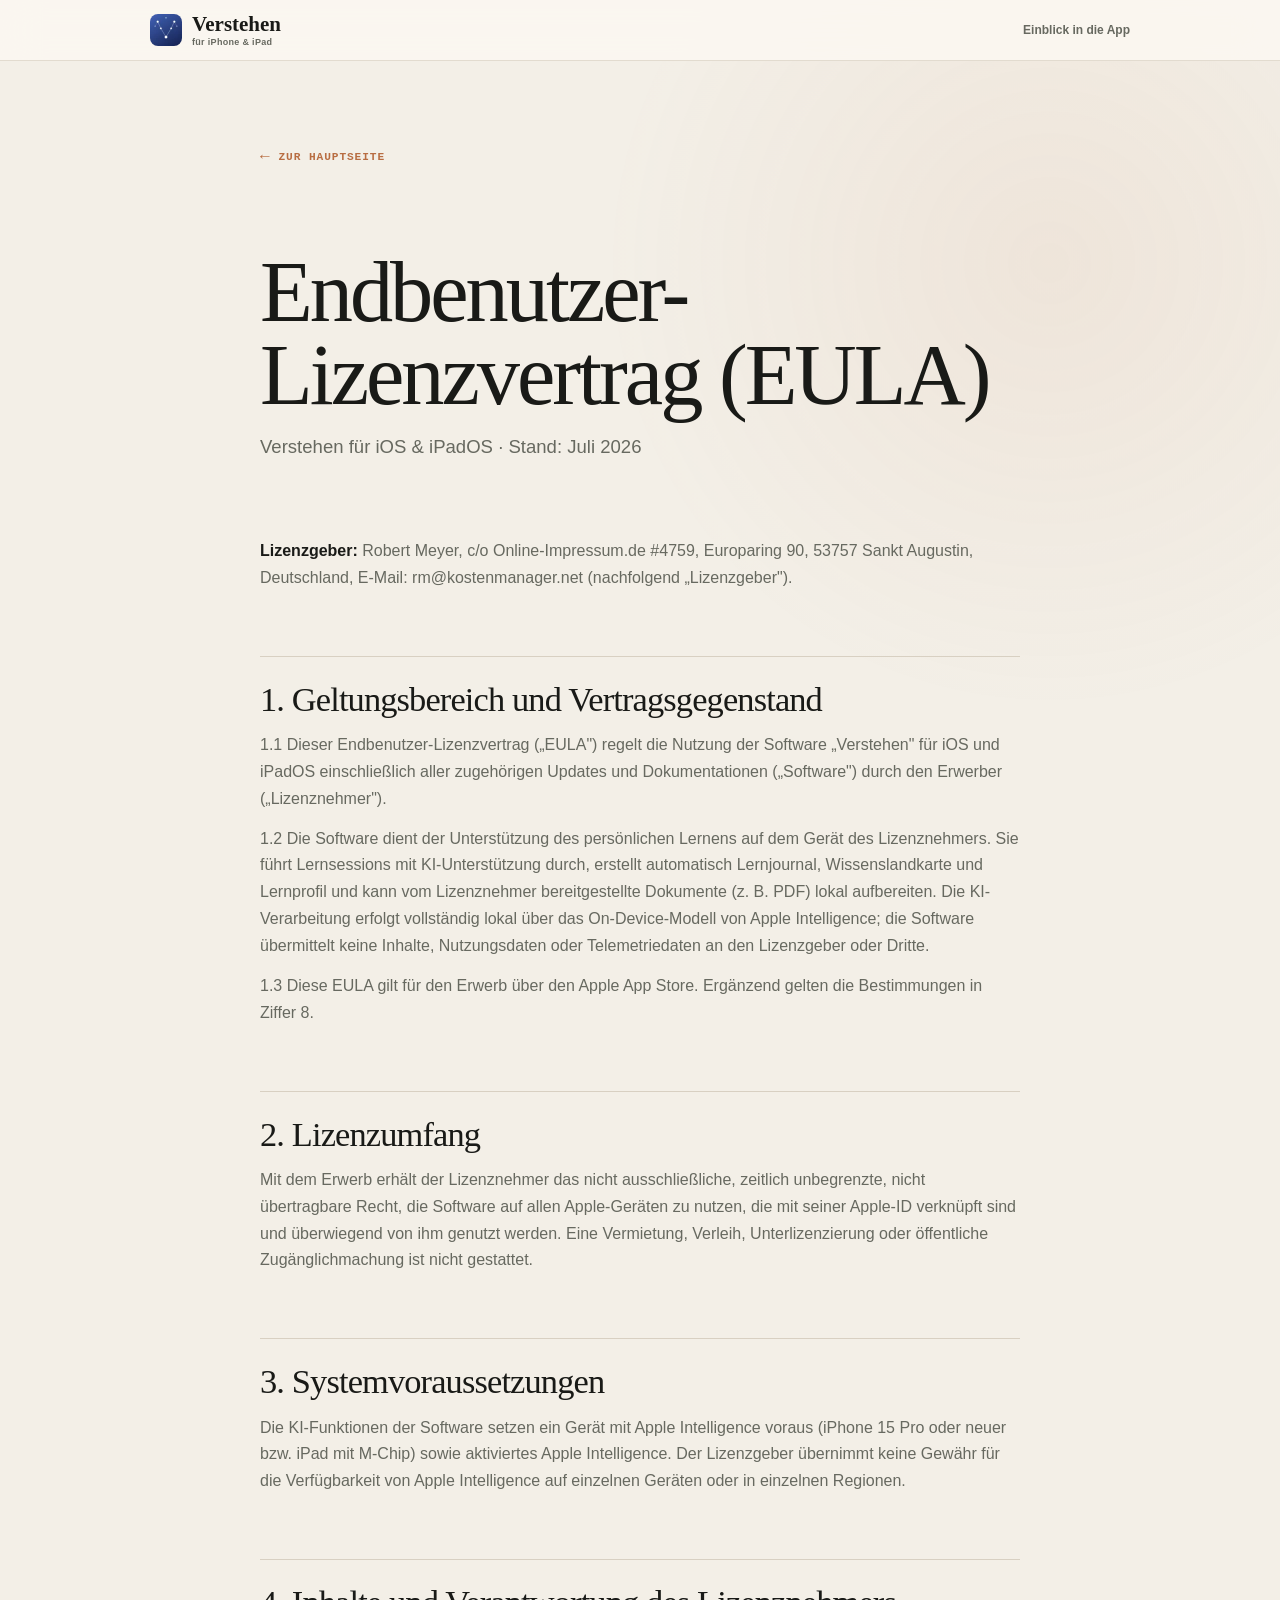
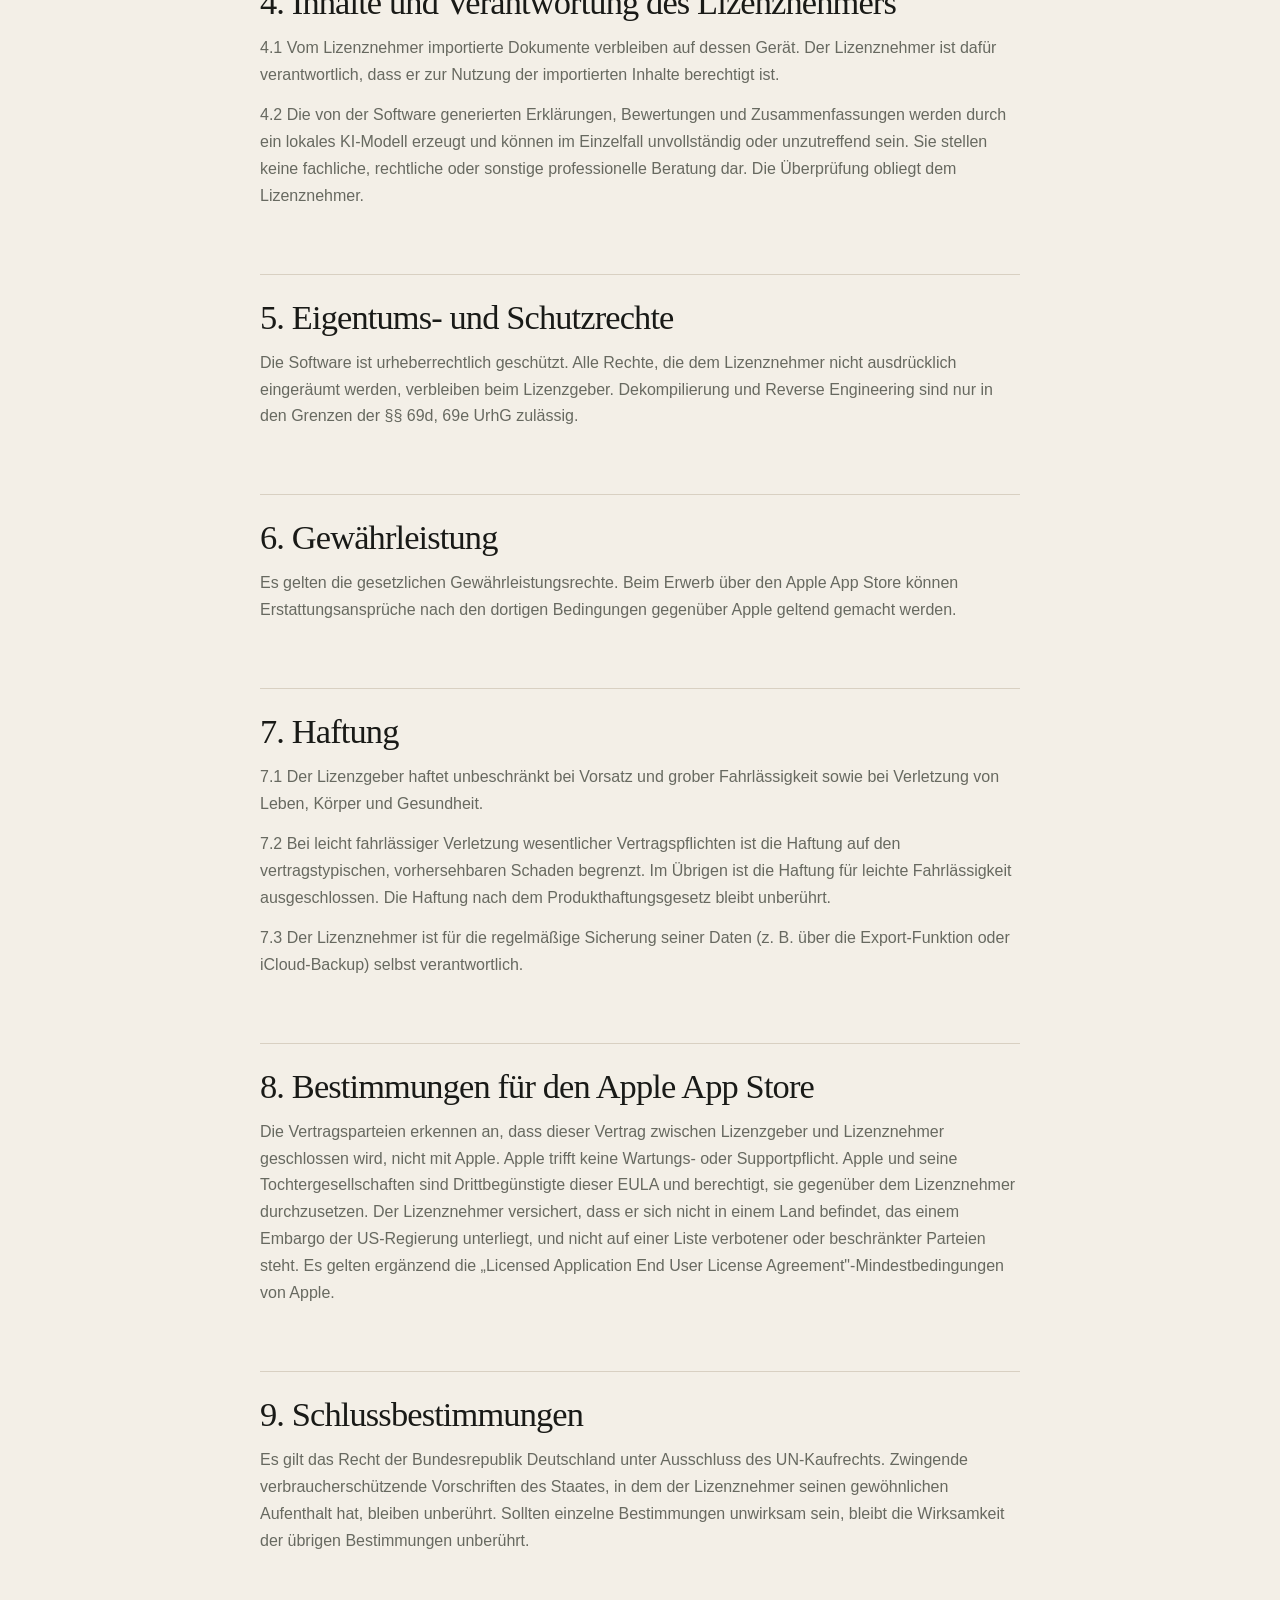
<file: eula.html>
<!DOCTYPE html>
<html lang="de">
<head>
<meta charset="utf-8">
<meta name="viewport" content="width=device-width, initial-scale=1, viewport-fit=cover">
<title>EULA — Verstehen für iOS &amp; iPadOS</title>
<meta name="description" content="Endbenutzer-Lizenzvertrag für Verstehen auf iPhone und iPad.">
<meta name="robots" content="noindex,follow">
<meta name="theme-color" content="#f3efe7">
<link rel="icon" type="image/png" href="assets/favicon.png">
<link rel="canonical" href="https://verstehen-app.de/eula.html">
<link rel="stylesheet" href="legal.css">
<script src="https://analyse.ki-notch.de/api/script.js" data-site-id="8475d57c6e8d" defer></script>
</head>
<body>
<header class="legal-header">
  <nav class="legal-nav" aria-label="Seitennavigation">
    <a class="legal-brand" href="index.html" target="_parent">
      <img src="assets/optimized/icon-64.webp" width="64" height="64" alt="">
      <span class="legal-brand-copy"><strong>Verstehen</strong><small>für iPhone &amp; iPad</small></span>
    </a>
    <a class="legal-overview" href="einblick.html" target="_blank" rel="noopener noreferrer" aria-label="Einblick in die App – öffnet in neuem Tab">Einblick in die App</a>
  </nav>
</header>
<main class="wrap">
  <a class="back" href="index.html" target="_parent">Zur Hauptseite</a>
  <h1>Endbenutzer-Lizenzvertrag (EULA)</h1>
  <p>Verstehen für iOS &amp; iPadOS · Stand: Juli 2026</p>
  <p><b>Lizenzgeber:</b> Robert Meyer, c/o Online-Impressum.de #4759, Europaring 90, 53757 Sankt Augustin, Deutschland, E-Mail: rm@kostenmanager.net (nachfolgend „Lizenzgeber").</p>

  <h2>1. Geltungsbereich und Vertragsgegenstand</h2>
  <p>1.1 Dieser Endbenutzer-Lizenzvertrag („EULA") regelt die Nutzung der Software „Verstehen" für iOS und iPadOS einschließlich aller zugehörigen Updates und Dokumentationen („Software") durch den Erwerber („Lizenznehmer").</p>
  <p>1.2 Die Software dient der Unterstützung des persönlichen Lernens auf dem Gerät des Lizenznehmers. Sie führt Lernsessions mit KI-Unterstützung durch, erstellt automatisch Lernjournal, Wissenslandkarte und Lernprofil und kann vom Lizenznehmer bereitgestellte Dokumente (z. B. PDF) lokal aufbereiten. Die KI-Verarbeitung erfolgt vollständig lokal über das On-Device-Modell von Apple Intelligence; die Software übermittelt keine Inhalte, Nutzungsdaten oder Telemetriedaten an den Lizenzgeber oder Dritte.</p>
  <p>1.3 Diese EULA gilt für den Erwerb über den Apple App Store. Ergänzend gelten die Bestimmungen in Ziffer 8.</p>

  <h2>2. Lizenzumfang</h2>
  <p>Mit dem Erwerb erhält der Lizenznehmer das nicht ausschließliche, zeitlich unbegrenzte, nicht übertragbare Recht, die Software auf allen Apple-Geräten zu nutzen, die mit seiner Apple-ID verknüpft sind und überwiegend von ihm genutzt werden. Eine Vermietung, Verleih, Unterlizenzierung oder öffentliche Zugänglichmachung ist nicht gestattet.</p>

  <h2>3. Systemvoraussetzungen</h2>
  <p>Die KI-Funktionen der Software setzen ein Gerät mit Apple Intelligence voraus (iPhone 15 Pro oder neuer bzw. iPad mit M-Chip) sowie aktiviertes Apple Intelligence. Der Lizenzgeber übernimmt keine Gewähr für die Verfügbarkeit von Apple Intelligence auf einzelnen Geräten oder in einzelnen Regionen.</p>

  <h2>4. Inhalte und Verantwortung des Lizenznehmers</h2>
  <p>4.1 Vom Lizenznehmer importierte Dokumente verbleiben auf dessen Gerät. Der Lizenznehmer ist dafür verantwortlich, dass er zur Nutzung der importierten Inhalte berechtigt ist.</p>
  <p>4.2 Die von der Software generierten Erklärungen, Bewertungen und Zusammenfassungen werden durch ein lokales KI-Modell erzeugt und können im Einzelfall unvollständig oder unzutreffend sein. Sie stellen keine fachliche, rechtliche oder sonstige professionelle Beratung dar. Die Überprüfung obliegt dem Lizenznehmer.</p>

  <h2>5. Eigentums- und Schutzrechte</h2>
  <p>Die Software ist urheberrechtlich geschützt. Alle Rechte, die dem Lizenznehmer nicht ausdrücklich eingeräumt werden, verbleiben beim Lizenzgeber. Dekompilierung und Reverse Engineering sind nur in den Grenzen der §§ 69d, 69e UrhG zulässig.</p>

  <h2>6. Gewährleistung</h2>
  <p>Es gelten die gesetzlichen Gewährleistungsrechte. Beim Erwerb über den Apple App Store können Erstattungsansprüche nach den dortigen Bedingungen gegenüber Apple geltend gemacht werden.</p>

  <h2>7. Haftung</h2>
  <p>7.1 Der Lizenzgeber haftet unbeschränkt bei Vorsatz und grober Fahrlässigkeit sowie bei Verletzung von Leben, Körper und Gesundheit.</p>
  <p>7.2 Bei leicht fahrlässiger Verletzung wesentlicher Vertragspflichten ist die Haftung auf den vertragstypischen, vorhersehbaren Schaden begrenzt. Im Übrigen ist die Haftung für leichte Fahrlässigkeit ausgeschlossen. Die Haftung nach dem Produkthaftungsgesetz bleibt unberührt.</p>
  <p>7.3 Der Lizenznehmer ist für die regelmäßige Sicherung seiner Daten (z. B. über die Export-Funktion oder iCloud-Backup) selbst verantwortlich.</p>

  <h2>8. Bestimmungen für den Apple App Store</h2>
  <p>Die Vertragsparteien erkennen an, dass dieser Vertrag zwischen Lizenzgeber und Lizenznehmer geschlossen wird, nicht mit Apple. Apple trifft keine Wartungs- oder Supportpflicht. Apple und seine Tochtergesellschaften sind Drittbegünstigte dieser EULA und berechtigt, sie gegenüber dem Lizenznehmer durchzusetzen. Der Lizenznehmer versichert, dass er sich nicht in einem Land befindet, das einem Embargo der US-Regierung unterliegt, und nicht auf einer Liste verbotener oder beschränkter Parteien steht. Es gelten ergänzend die „Licensed Application End User License Agreement"-Mindestbedingungen von Apple.</p>

  <h2>9. Schlussbestimmungen</h2>
  <p>Es gilt das Recht der Bundesrepublik Deutschland unter Ausschluss des UN-Kaufrechts. Zwingende verbraucherschützende Vorschriften des Staates, in dem der Lizenznehmer seinen gewöhnlichen Aufenthalt hat, bleiben unberührt. Sollten einzelne Bestimmungen unwirksam sein, bleibt die Wirksamkeit der übrigen Bestimmungen unberührt.</p>
</main>
</body>
</html>
</file>
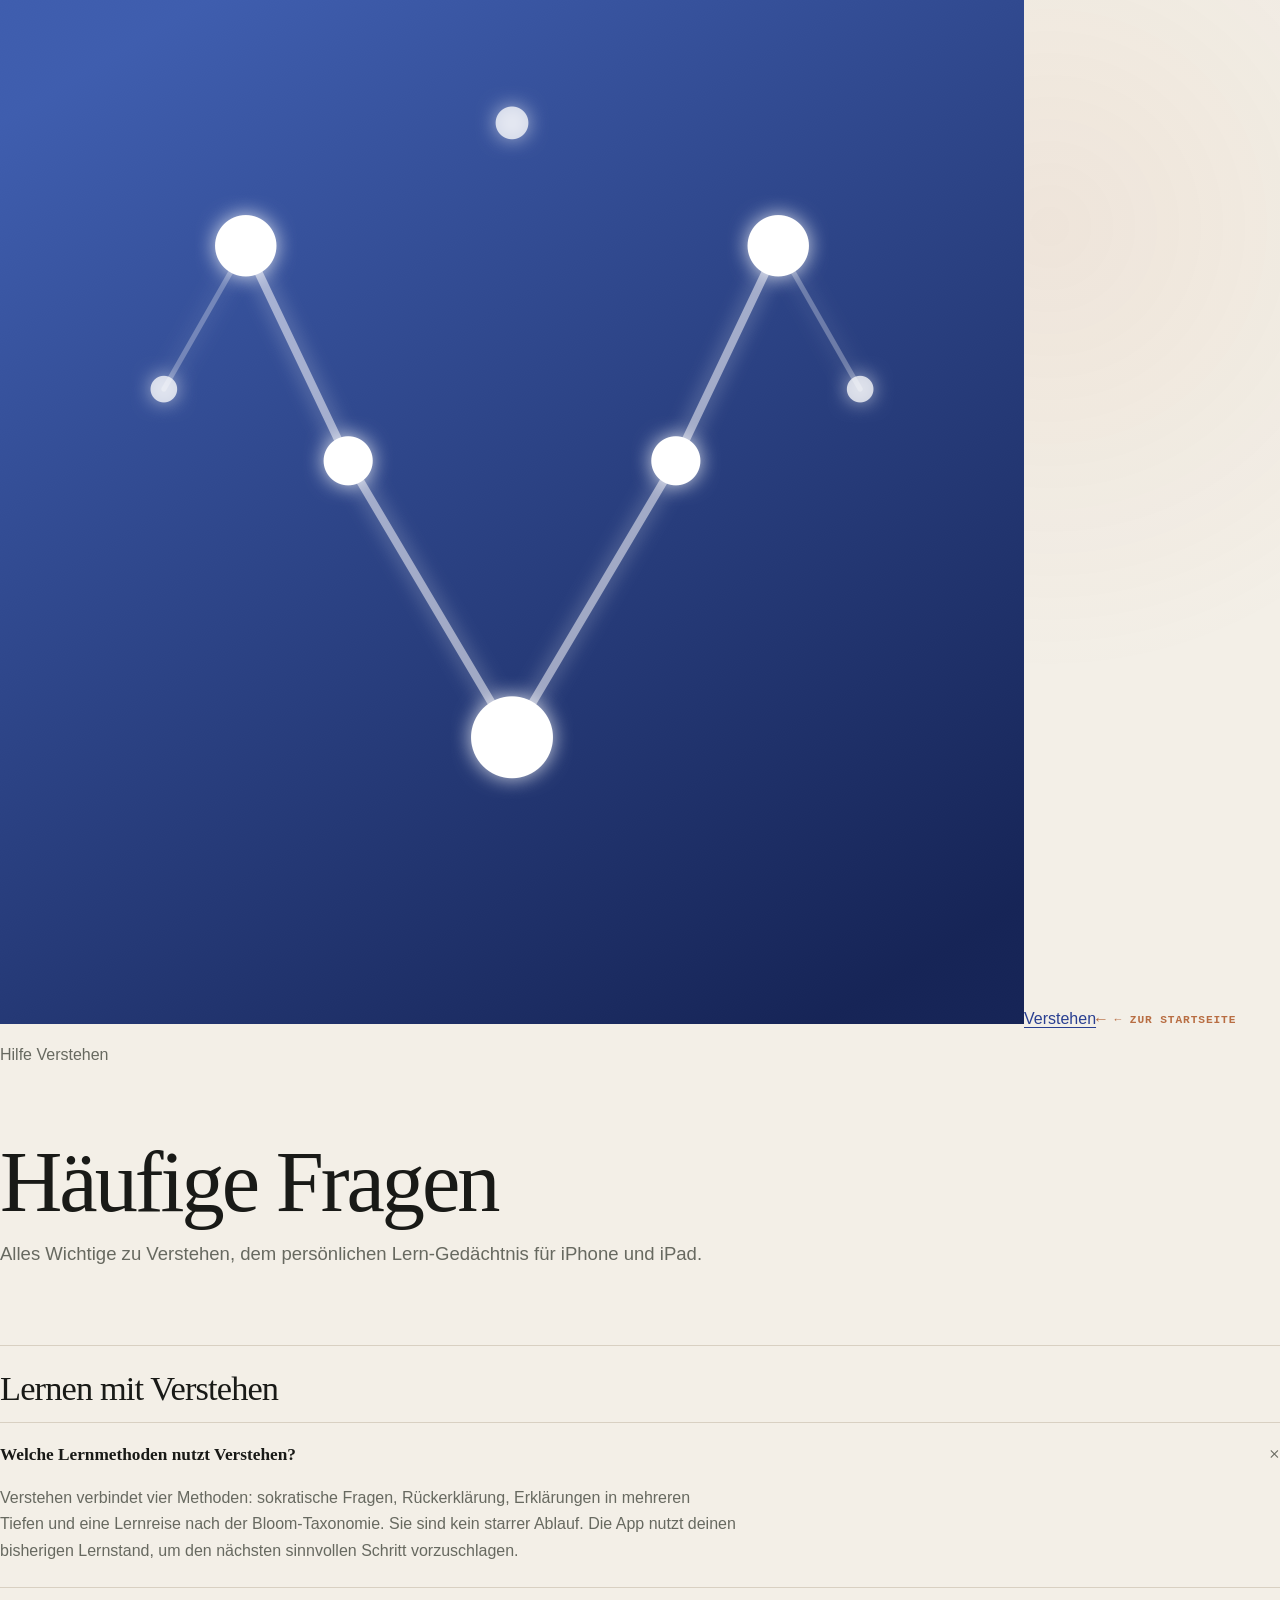
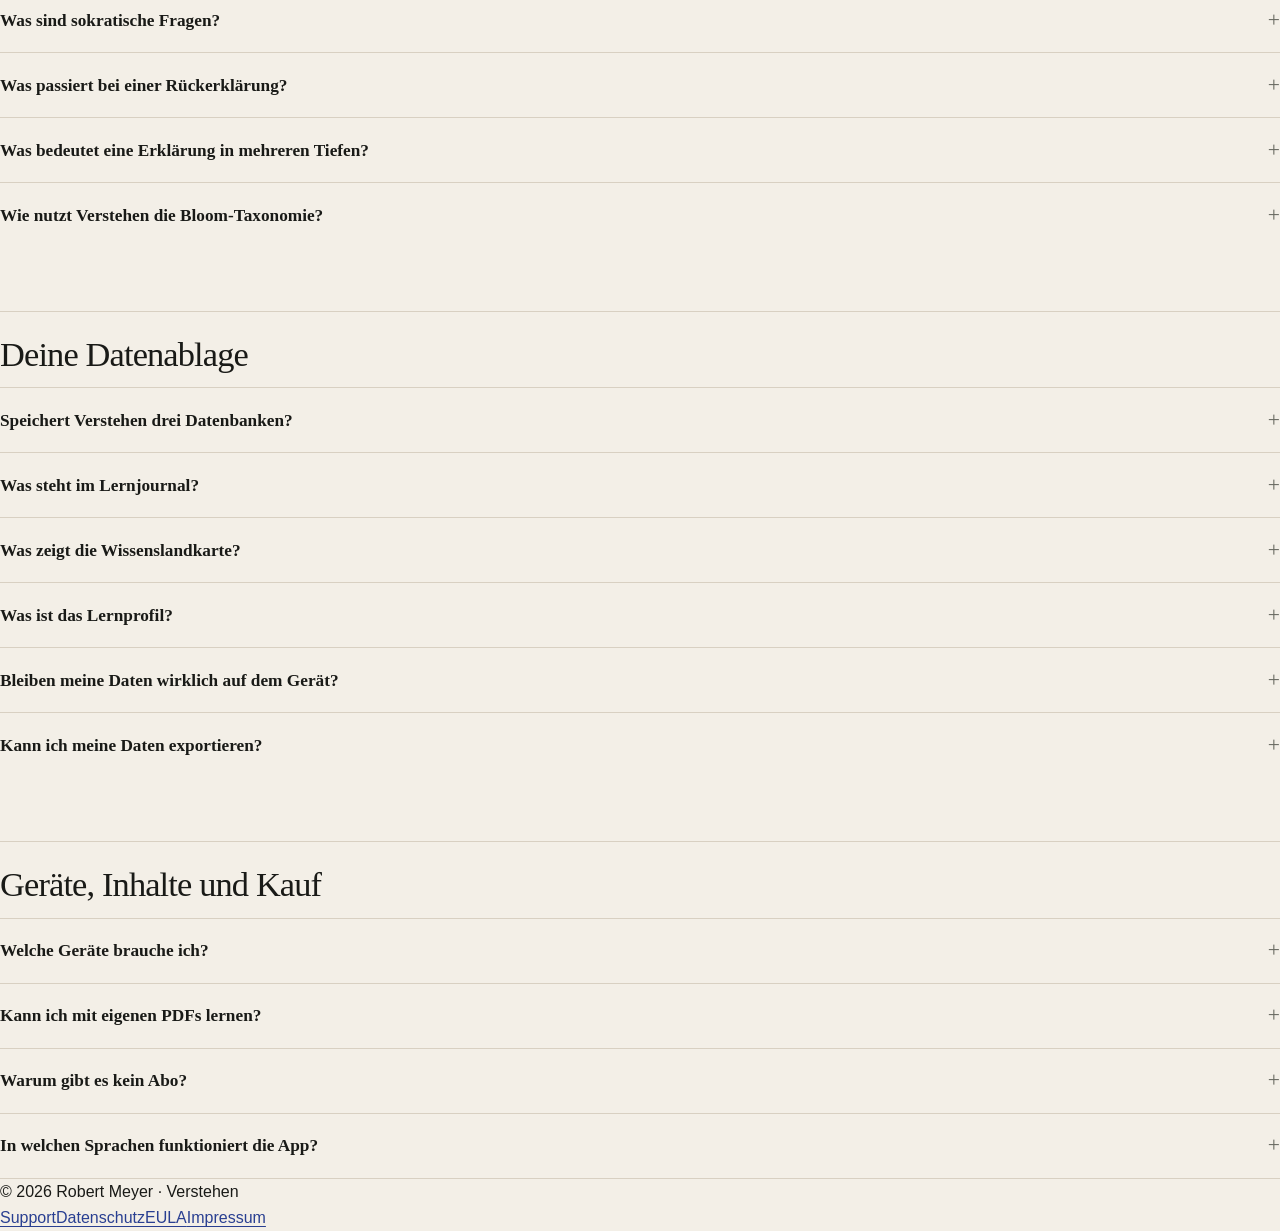
<file: faq.html>
<!doctype html>
<html lang="de">
<head>
  <meta charset="utf-8">
  <meta name="viewport" content="width=device-width,initial-scale=1">
  <title>FAQ — Verstehen für iPhone und iPad</title>
  <meta name="description" content="Häufige Fragen zu Verstehen: Lernmethoden, lokale Datenablage, Apple Intelligence, unterstützte Geräte, Datenschutz, PDF-Import, Export und Kauf ohne Abo.">
  <link rel="canonical" href="https://verstehen-app.de/faq.html">
  <link rel="icon" type="image/png" href="assets/favicon.png">
  <link rel="stylesheet" href="fonts.css">
  <link rel="stylesheet" href="legal.css">
  <script src="https://analyse.ki-notch.de/api/script.js" data-site-id="8475d57c6e8d" defer></script>
  <script type="application/ld+json">
  {"@context":"https://schema.org","@type":"FAQPage","mainEntity":[
    {"@type":"Question","name":"Welche Geräte brauche ich?","acceptedAnswer":{"@type":"Answer","text":"Verstehen nutzt Apple Intelligence und läuft daher auf iPhone 15 Pro oder neuer sowie auf iPads mit M-Chip. Apple Intelligence muss in den Einstellungen aktiviert sein."}},
    {"@type":"Question","name":"Welche Lernmethoden nutzt Verstehen?","acceptedAnswer":{"@type":"Answer","text":"Verstehen verbindet sokratische Fragen, Rückerklärung, Erklärungen in mehreren Tiefen und eine Lernreise nach der Bloom-Taxonomie. Die App wählt anhand deines Lernstands einen passenden nächsten Schritt."}},
    {"@type":"Question","name":"Speichert Verstehen drei Datenbanken?","acceptedAnswer":{"@type":"Answer","text":"Nein. Lernjournal, Wissenslandkarte und Lernprofil sind drei Perspektiven auf eine gemeinsame lokale Datenablage auf deinem Gerät, keine drei separaten Datenbanken oder Cloud-Dienste."}},
    {"@type":"Question","name":"Bleiben meine Daten wirklich auf dem Gerät?","acceptedAnswer":{"@type":"Answer","text":"Ja. Die KI läuft mit dem Apple-Intelligence-Modell direkt auf deinem Gerät. Verstehen hat keine Server, kein Konto und sendet nichts — auch keine Telemetrie. Was du lernst, existiert ausschließlich bei dir (und optional in deinem eigenen iCloud-Backup)."}},
    {"@type":"Question","name":"Warum gibt es kein Abo?","acceptedAnswer":{"@type":"Answer","text":"Da weder Server noch Cloud-KI finanziert werden müssen, genügt ein fairer Einmalkauf. Die App verarbeitet deine Inhalte lokal auf deinem Gerät."}}
  ]}
  </script>
</head>
<body>
  <header class="site-header"><div class="shell masthead"><a class="wordmark" href="index.html"><img src="assets/icon.png" alt="">Verstehen</a><a class="back" href="index.html">← Zur Startseite</a></div></header>
  <main class="shell">
    <p class="document-mark">Hilfe <span>Verstehen</span></p>
    <h1>Häufige Fragen</h1>
    <p class="lead">Alles Wichtige zu Verstehen, dem persönlichen Lern-Gedächtnis für iPhone und iPad.</p>

    <h2>Lernen mit Verstehen</h2>
    <details open><summary>Welche Lernmethoden nutzt Verstehen?</summary><p>Verstehen verbindet vier Methoden: sokratische Fragen, Rückerklärung, Erklärungen in mehreren Tiefen und eine Lernreise nach der Bloom-Taxonomie. Sie sind kein starrer Ablauf. Die App nutzt deinen bisherigen Lernstand, um den nächsten sinnvollen Schritt vorzuschlagen.</p></details>
    <details><summary>Was sind sokratische Fragen?</summary><p>Im sokratischen Modus stellt der Coach weiterführende Fragen, statt die Lösung sofort vorwegzunehmen. Du rufst Wissen aktiv ab, verbindest es mit dem, was du bereits weißt, und merkst schneller, wo eine Erklärung noch nicht trägt.</p></details>
    <details><summary>Was passiert bei einer Rückerklärung?</summary><p>Du erklärst ein Thema mit eigenen Worten. Verstehen achtet auf Lücken, Unschärfen und auf Stellen, an denen ein Beispiel oder eine andere Ebene der Erklärung hilfreich sein kann. Das orientiert sich an der Feynman-Methode: Was du klar erklären kannst, hast du meist auch klar verstanden.</p></details>
    <details><summary>Was bedeutet eine Erklärung in mehreren Tiefen?</summary><p>Eine Erklärung kann als Alltagsbild beginnen und von dort zur Fachsprache oder zur formalen Theorie weitergehen. So musst du nicht zwischen einer zu einfachen und einer überfordernden Antwort wählen, sondern kannst in deinem Tempo tiefer einsteigen.</p></details>
    <details><summary>Wie nutzt Verstehen die Bloom-Taxonomie?</summary><p>Verstehen unterscheidet Lernschritte vom Erinnern über Verstehen und Anwenden bis zum Beurteilen und Erschaffen. Damit zeigt die App nicht nur, wie viel du gemacht hast, sondern welche Art von Verständnis gerade wächst.</p></details>

    <h2>Deine Datenablage</h2>
    <details><summary>Speichert Verstehen drei Datenbanken?</summary><p>Nein. Lernjournal, Wissenslandkarte und Lernprofil sind drei Perspektiven auf eine gemeinsame lokale Datenablage — keine drei separaten Datenbanken und keine Cloud-Dienste. Die Begriffe beschreiben, welche Art von Information die App für dein Lernen vorhält.</p></details>
    <details><summary>Was steht im Lernjournal?</summary><p>Das Lernjournal hält fest, was in einer Session passiert ist: behandelte Themen, Rückerklärungen, offene Fragen und sinnvolle nächste Schritte. Es gibt dir den zeitlichen Zusammenhang zurück, den einzelne Chats normalerweise verlieren.</p></details>
    <details><summary>Was zeigt die Wissenslandkarte?</summary><p>Die Wissenslandkarte verbindet Konzepte, die in deinen Sessions vorkommen. Sie macht sichtbar, welche Grundlagen gefestigt sind, welche Themen zusammenhängen und wo sich eine offene Frage sinnvoll einordnen lässt.</p></details>
    <details><summary>Was ist das Lernprofil?</summary><p>Das Lernprofil beschreibt keine feste Schublade und kein öffentliches Nutzerprofil. Es fasst lokale Hinweise zusammen, etwa welche Erklärungsform dir hilft oder wo du häufig noch eine Zwischenstufe brauchst. Daraus kann der Coach seine nächste Frage oder Erklärung anpassen.</p></details>
    <details><summary>Bleiben meine Daten wirklich auf dem Gerät?</summary><p>Ja. Die KI läuft mit dem Apple-Intelligence-Modell direkt auf deinem Gerät. Verstehen hat keine Server, kein Konto und sendet nichts — auch keine Telemetrie. Was du lernst, existiert ausschließlich bei dir (und optional in deinem eigenen iCloud-Backup).</p></details>
    <details><summary>Kann ich meine Daten exportieren?</summary><p>Jederzeit. Dein Lernjournal exportierst du als Markdown mit [[Wikilinks]] — direkt kompatibel mit Obsidian — und alle Daten zusätzlich als JSON. Deine Daten gehören dir, auch beim Auszug.</p></details>

    <h2>Geräte, Inhalte und Kauf</h2>
    <details><summary>Welche Geräte brauche ich?</summary><p>Verstehen nutzt Apple Intelligence und läuft daher auf iPhone 15 Pro oder neuer sowie auf iPads mit M-Chip. Apple Intelligence muss in den Einstellungen aktiviert sein.</p></details>
    <details><summary>Kann ich mit eigenen PDFs lernen?</summary><p>Ja. Du importierst PDF-, Text- oder Markdown-Dateien; Verstehen bereitet sie lokal auf und nutzt die passenden Auszüge als fachliche Grundlage deiner Session. Gescannte PDFs ohne Textebene folgen mit der OCR-Funktion in einem Update.</p></details>
    <details><summary>Warum gibt es kein Abo?</summary><p>Da weder Server noch Cloud-KI finanziert werden müssen, genügt ein fairer Einmalkauf. Verstehen verarbeitet deine Inhalte lokal auf deinem Gerät.</p></details>
    <details><summary>In welchen Sprachen funktioniert die App?</summary><p>Die App ist vollständig auf Deutsch und Englisch verfügbar; der Lerncoach spricht deine Systemsprache. Lernen kannst du zu jedem Thema, zu dem du Fragen oder Material mitbringst.</p></details>
  </main>
  <footer class="document-footer"><div class="shell"><span>© 2026 Robert Meyer · Verstehen</span><nav><a href="support.html">Support</a><a href="datenschutz.html">Datenschutz</a><a href="eula.html">EULA</a><a href="impressum.html">Impressum</a></nav></div></footer>
</body>
</html>
</file>
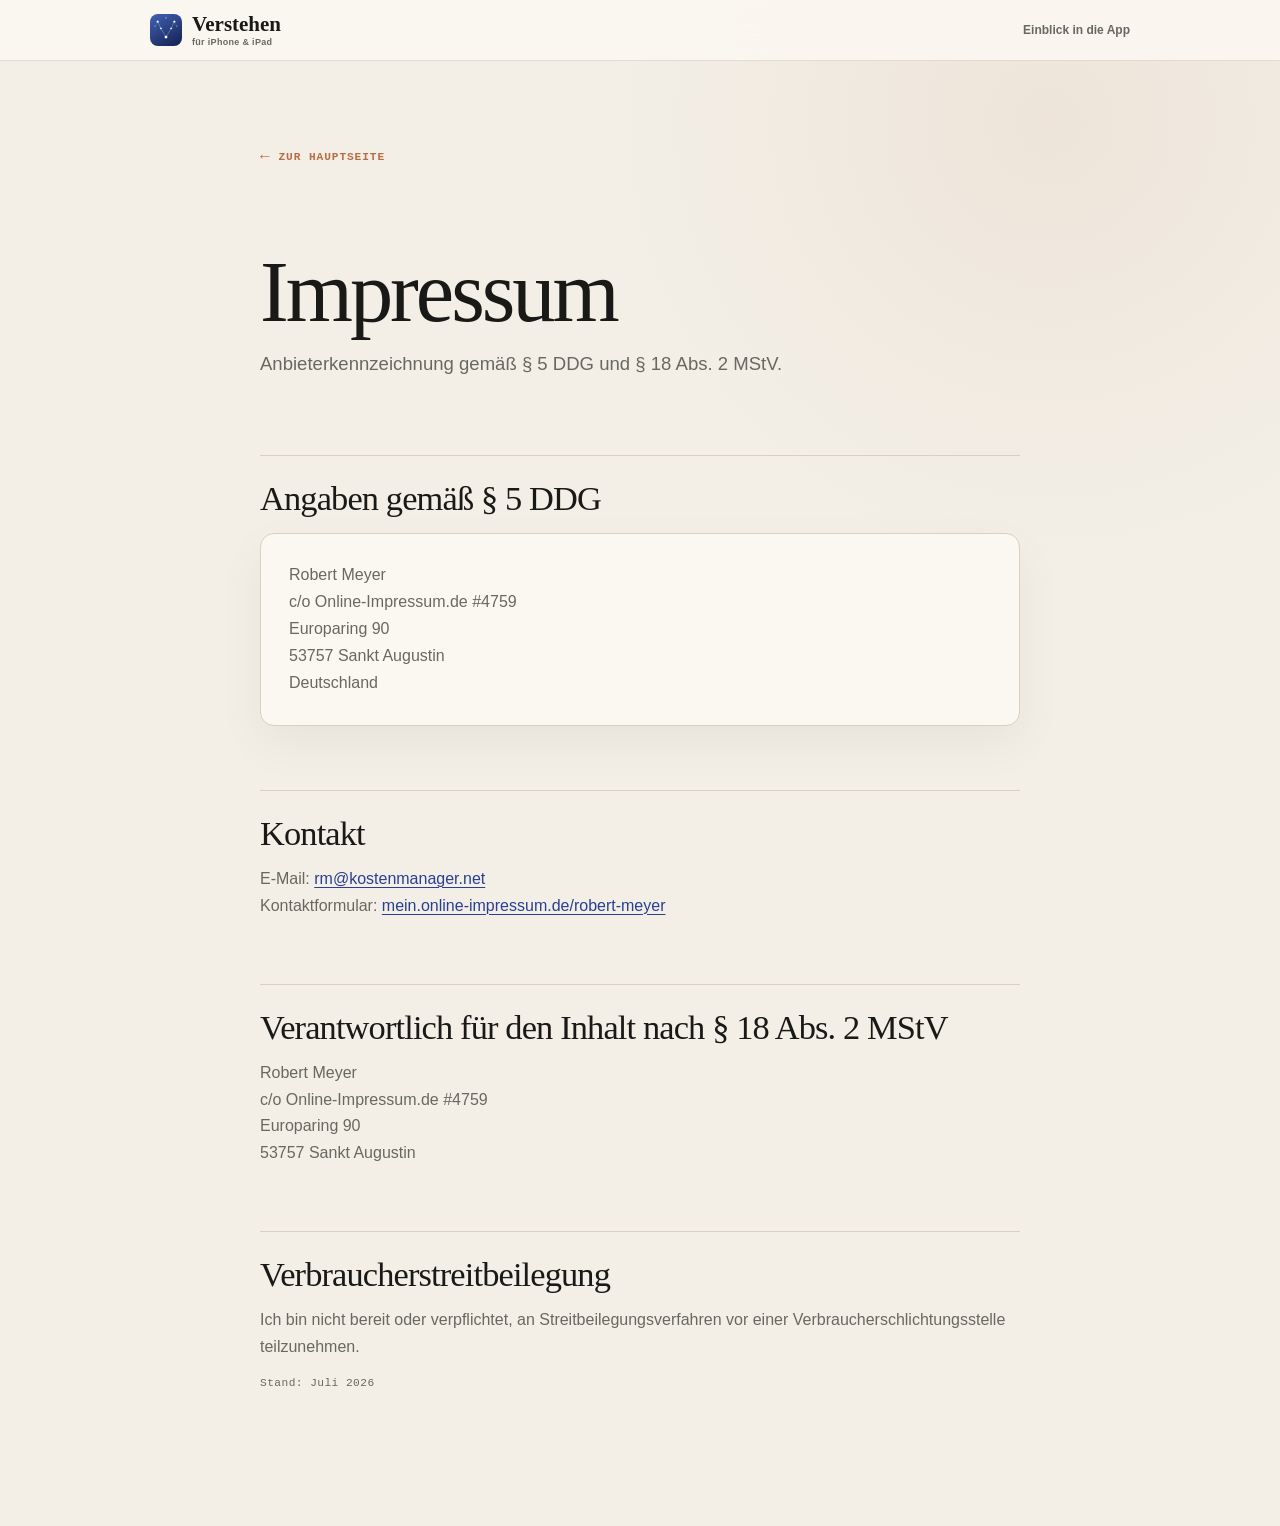
<file: impressum.html>
<!DOCTYPE html>
<html lang="de">
<head>
<meta charset="utf-8">
<meta name="viewport" content="width=device-width, initial-scale=1, viewport-fit=cover">
<title>Impressum — Verstehen</title>
<meta name="description" content="Impressum und Anbieterkennzeichnung für Verstehen, die private Lern-App für iPhone und iPad.">
<meta name="robots" content="noindex,follow">
<meta name="theme-color" content="#f3efe7">
<link rel="icon" type="image/png" href="assets/favicon.png">
<link rel="canonical" href="https://verstehen-app.de/impressum.html">
<link rel="stylesheet" href="legal.css">
<script src="https://analyse.ki-notch.de/api/script.js" data-site-id="8475d57c6e8d" defer></script>
</head>
<body>
<header class="legal-header">
  <nav class="legal-nav" aria-label="Seitennavigation">
    <a class="legal-brand" href="index.html" target="_parent">
      <img src="assets/optimized/icon-64.webp" width="64" height="64" alt="">
      <span class="legal-brand-copy"><strong>Verstehen</strong><small>für iPhone &amp; iPad</small></span>
    </a>
    <a class="legal-overview" href="einblick.html" target="_blank" rel="noopener noreferrer" aria-label="Einblick in die App – öffnet in neuem Tab">Einblick in die App</a>
  </nav>
</header>
<main class="wrap">
  <a class="back" href="index.html" target="_parent">Zur Hauptseite</a>
  <h1>Impressum</h1>
  <p>Anbieterkennzeichnung gemäß § 5 DDG und § 18 Abs. 2 MStV.</p>

  <h2>Angaben gemäß § 5 DDG</h2>
  <div class="card">
    <p>Robert Meyer<br>
    c/o Online-Impressum.de #4759<br>
    Europaring 90<br>
    53757 Sankt Augustin<br>
    Deutschland</p>
  </div>

  <h2>Kontakt</h2>
  <p>E-Mail: <a href="mailto:rm@kostenmanager.net">rm@kostenmanager.net</a><br>
  Kontaktformular: <a href="https://mein.online-impressum.de/robert-meyer/" target="_blank" rel="noopener noreferrer">mein.online-impressum.de/robert-meyer</a></p>

  <h2>Verantwortlich für den Inhalt nach § 18 Abs. 2 MStV</h2>
  <p>Robert Meyer<br>c/o Online-Impressum.de #4759<br>Europaring 90<br>53757 Sankt Augustin</p>

  <h2>Verbraucherstreitbeilegung</h2>
  <p>Ich bin nicht bereit oder verpflichtet, an Streitbeilegungsverfahren vor einer Verbraucherschlichtungsstelle teilzunehmen.</p>
  <p class="meta">Stand: Juli 2026</p>
</main>
</body>
</html>
</file>
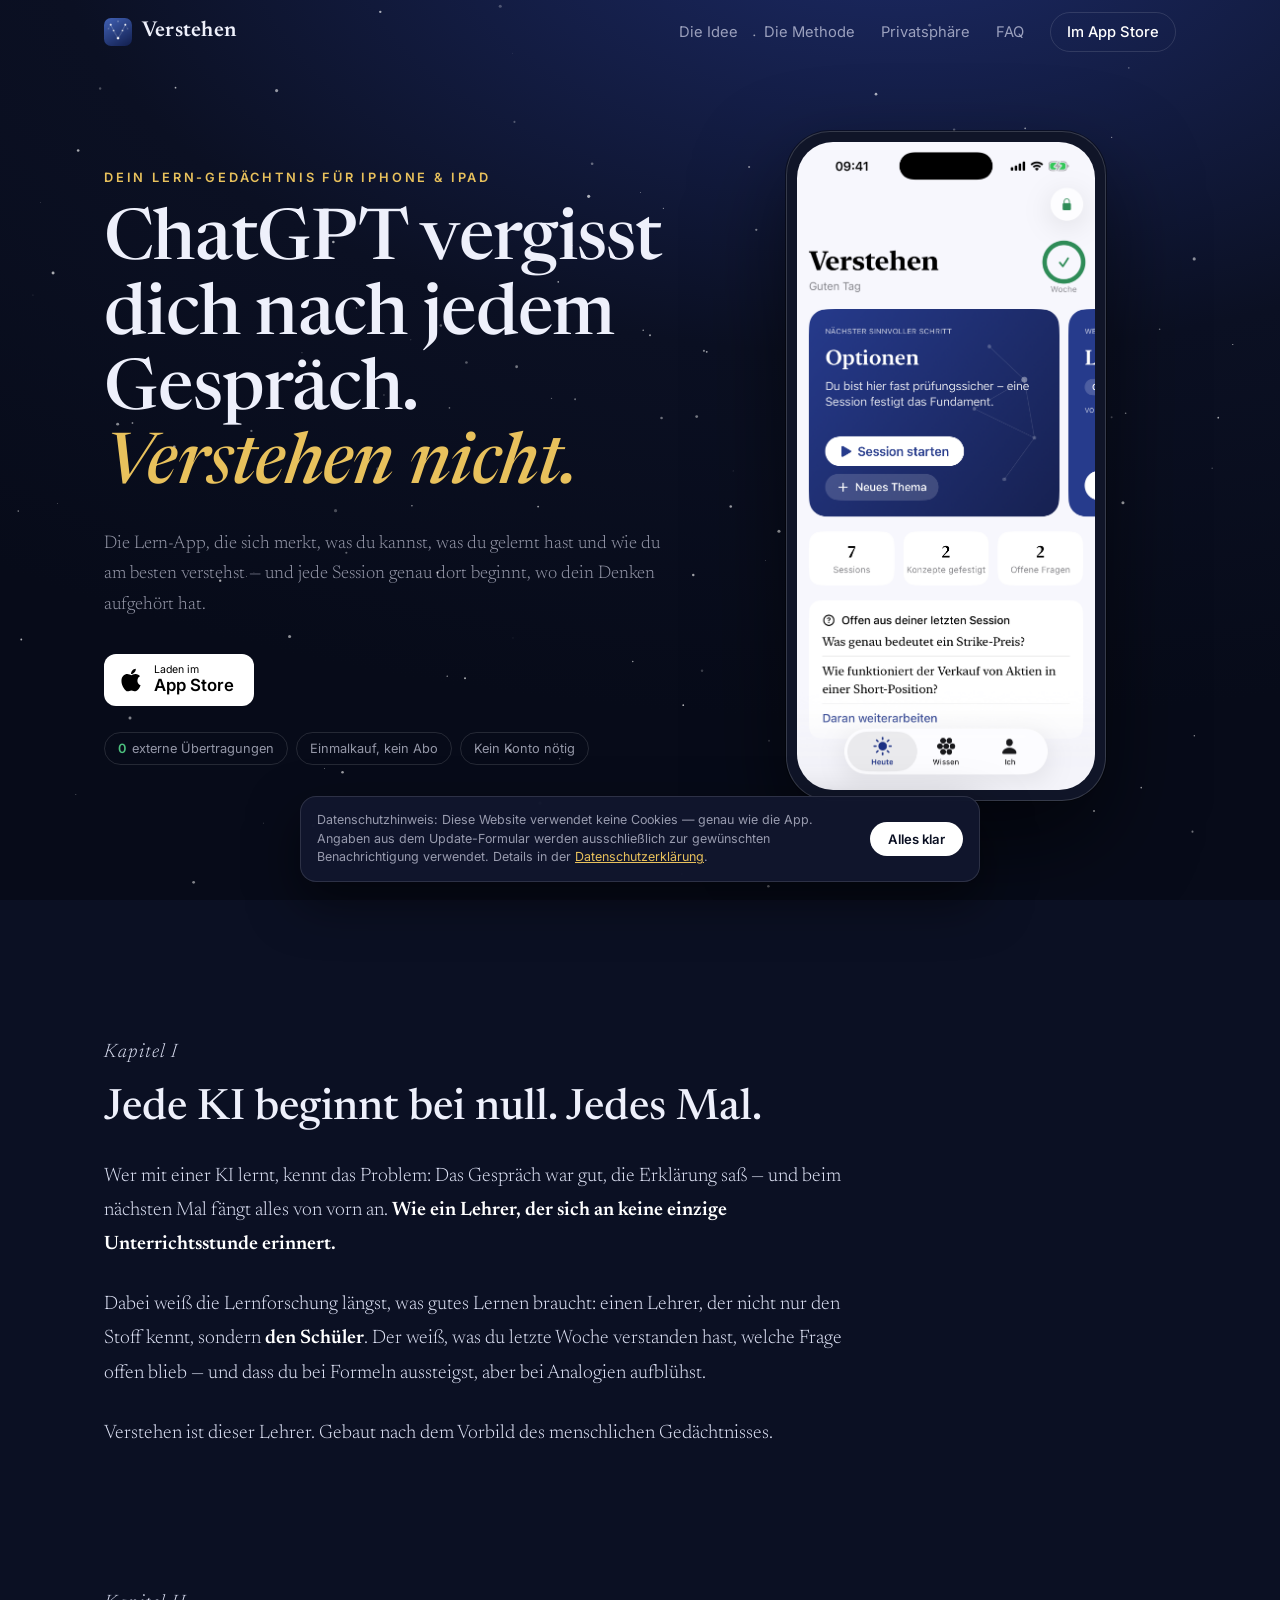
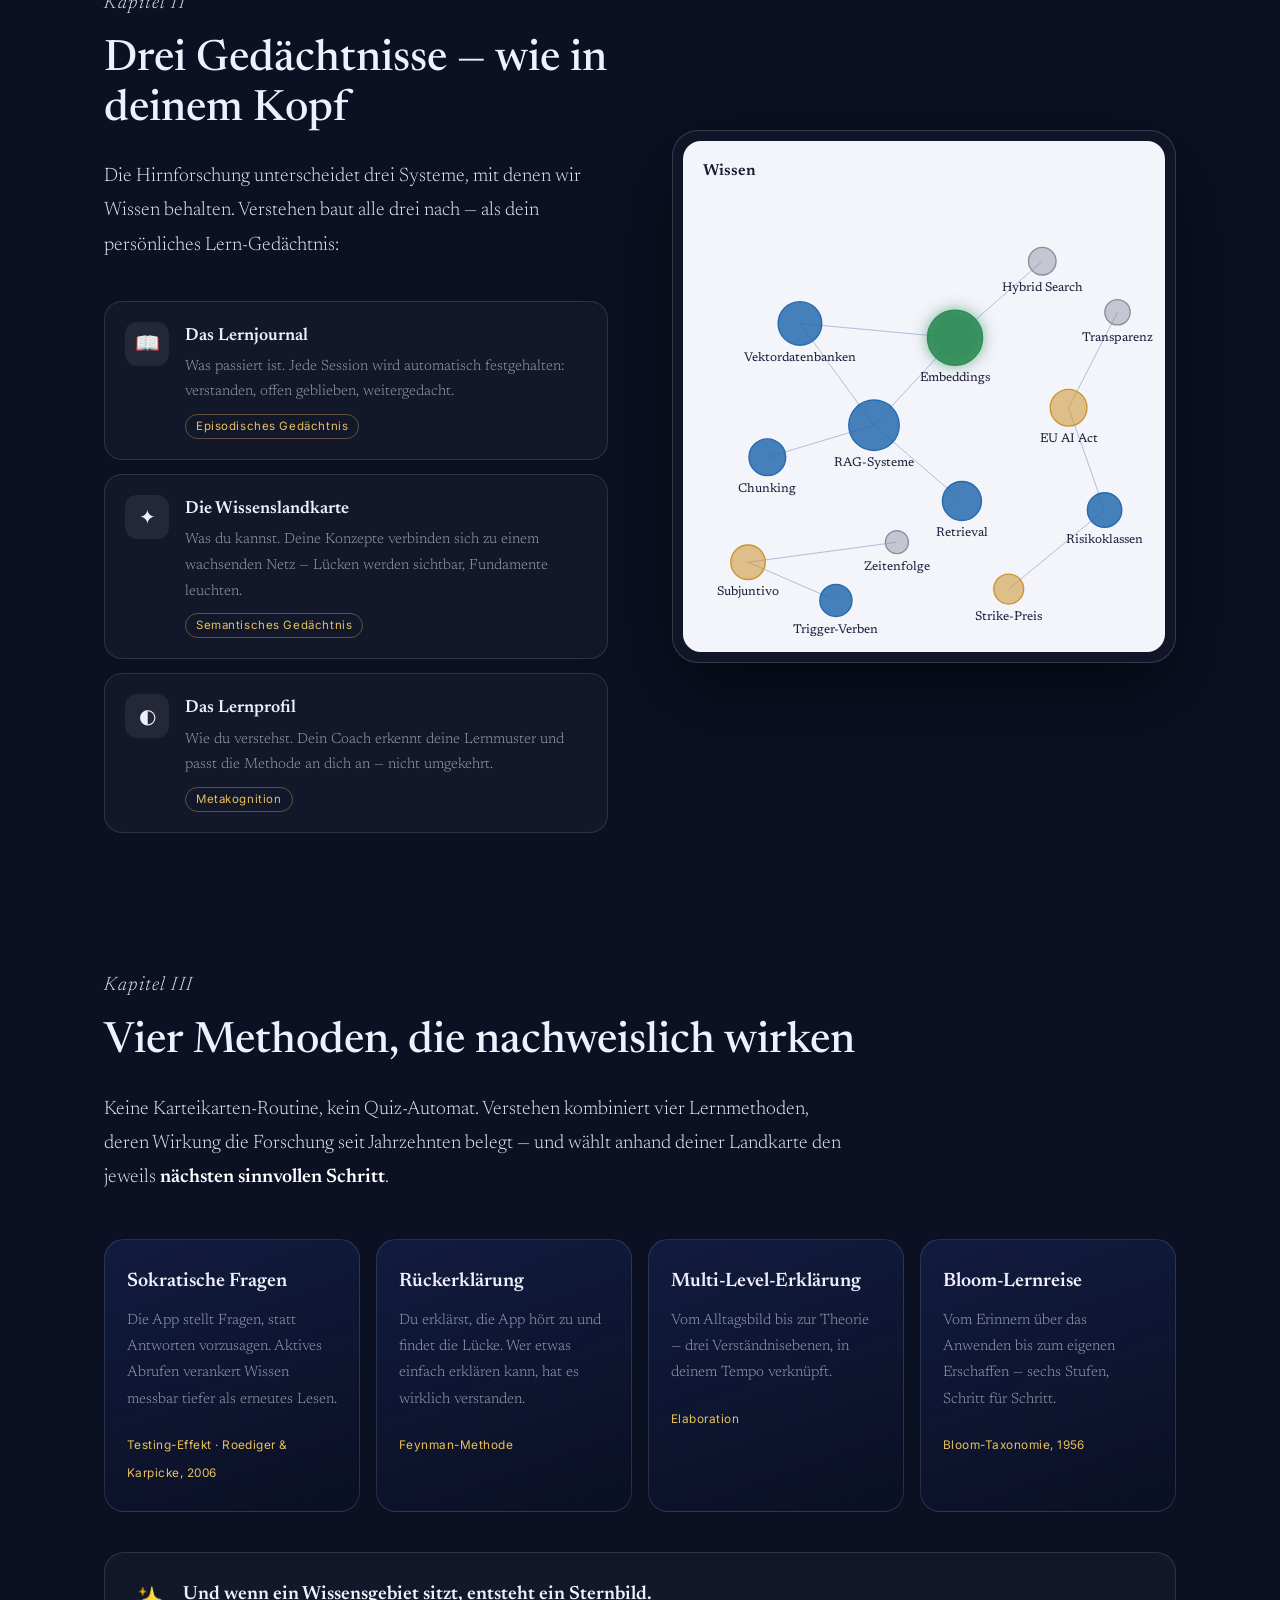
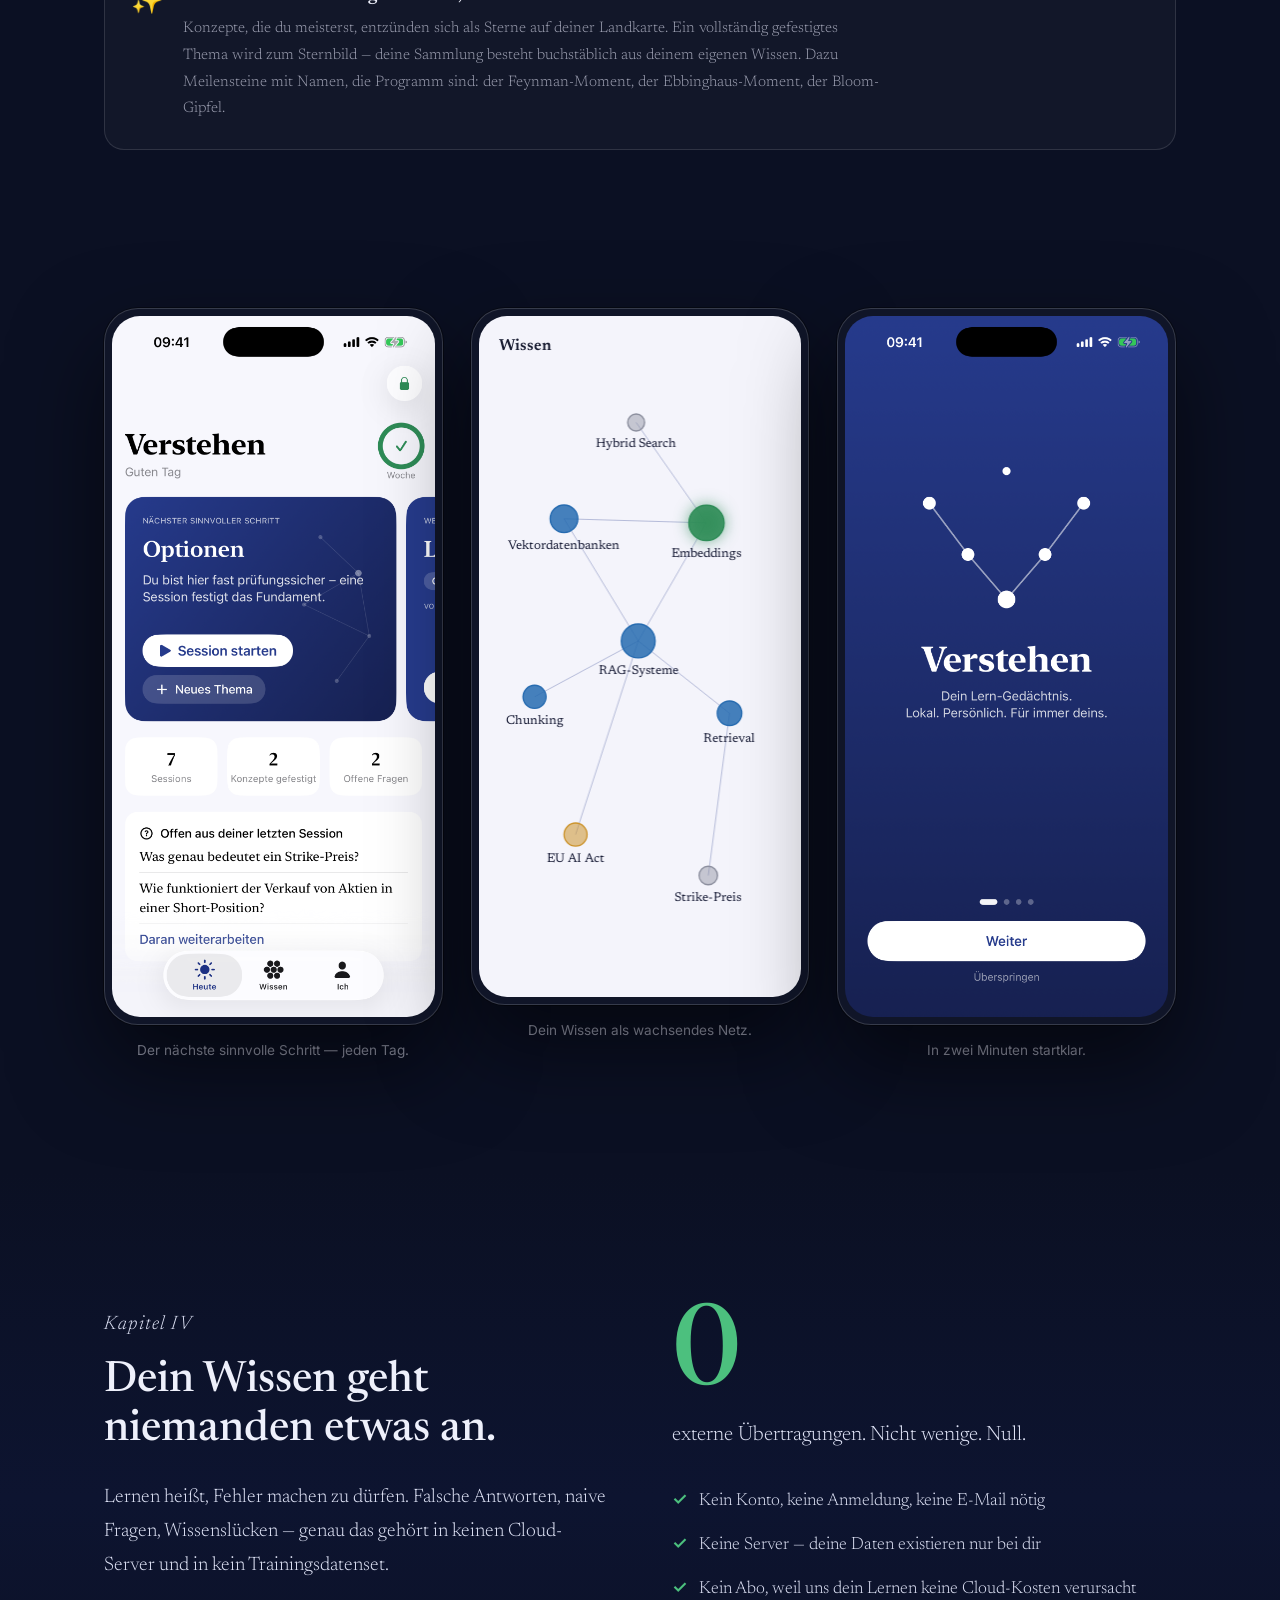
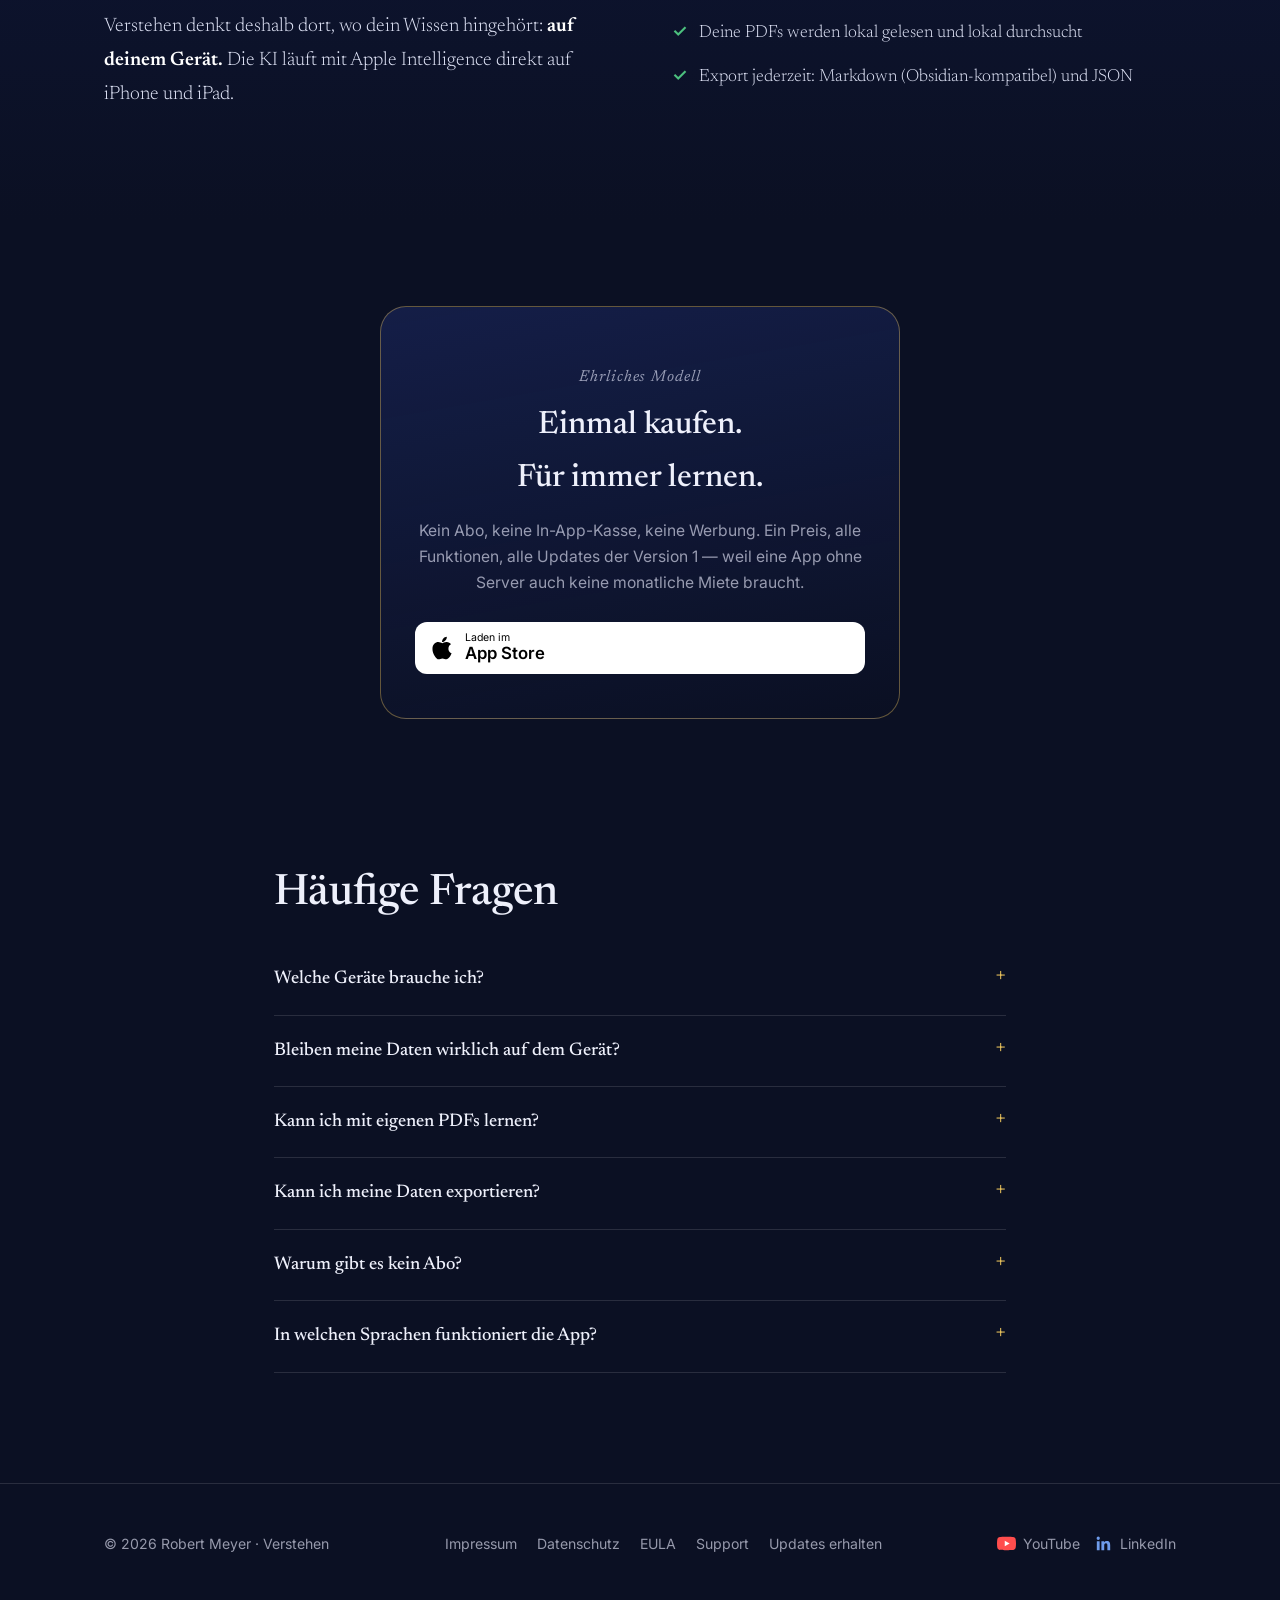
<file: index_alt.html>
<!DOCTYPE html>
<html lang="de">
<head>
<meta charset="utf-8">
<meta name="viewport" content="width=device-width, initial-scale=1">
<title>Verstehen — Dein Lern-Gedächtnis. 100 % privat, mit Apple Intelligence.</title>
<meta name="description" content="Die Lern-App, die sich merkt, was du kannst, was du gelernt hast und wie du am besten verstehst. Sokratische Fragen, Feynman-Methode, Bloom-Taxonomie — komplett lokal auf iPhone und iPad. Kein Konto, kein Abo, keine Cloud.">
<link rel="canonical" href="https://verstehen-app.de/">
<link rel="icon" type="image/png" href="assets/favicon.png">
<link rel="apple-touch-icon" href="assets/apple-touch-icon.png">
<meta property="og:type" content="website">
<meta property="og:site_name" content="Verstehen">
<meta property="og:title" content="Verstehen — Dein Lern-Gedächtnis">
<meta property="og:description" content="ChatGPT vergisst dich nach jedem Gespräch. Verstehen nicht. Lernen mit Gedächtnis — 100 % lokal auf iPhone & iPad.">
<meta property="og:url" content="https://verstehen-app.de/">
<meta property="og:image" content="https://verstehen-app.de/assets/og-image.png">
<meta property="og:locale" content="de_DE">
<meta name="twitter:card" content="summary_large_image">
<meta name="theme-color" content="#0b1023">
<link rel="preconnect" href="https://fonts.googleapis.com">
<link rel="preconnect" href="https://fonts.gstatic.com" crossorigin>
<link href="https://fonts.googleapis.com/css2?family=Newsreader:ital,opsz,wght@0,6..72,300..700;1,6..72,300..600&family=Inter:wght@400;500;600&display=swap" rel="stylesheet">
<script
    src="https://analyse.ki-notch.de/api/script.js"
    data-site-id="8475d57c6e8d"
    defer
></script>
<script type="application/ld+json">
{
  "@context": "https://schema.org",
  "@type": "SoftwareApplication",
  "name": "Verstehen",
  "operatingSystem": "iOS",
  "applicationCategory": "EducationalApplication",
  "description": "Privates Lern-Gedächtnis mit Apple Intelligence: sokratischer Lerncoach, Wissenslandkarte und Lernprofil — vollständig on-device.",
  "offers": { "@type": "Offer", "price": "0", "priceCurrency": "EUR", "availability": "https://schema.org/InStock", "url": "https://apps.apple.com/de/app/verstehen-lern-ged%C3%A4chtnis/id6787693752" },
  "author": { "@type": "Person", "name": "Robert Meyer" },
  "inLanguage": ["de", "en"]
}
</script>
<style>
  :root{
    --night:#0b1023; --night2:#070b19;
    --deep:#26398c; --deep2:#17214f;
    --star:#e8c15c; --leaf:#4cc07e;
    --paper:#f4f4fb; --ink:#171b30;
    --line:rgba(255,255,255,.12); --mute:rgba(235,238,255,.62);
    --serif:"Newsreader", Georgia, serif;
    --sans:"Inter", -apple-system, "Segoe UI", sans-serif;
  }
  *{margin:0;padding:0;box-sizing:border-box}
  html{scroll-behavior:smooth}
  body{background:var(--night);color:#eef0fb;font-family:var(--sans);font-size:17px;line-height:1.65;-webkit-font-smoothing:antialiased}
  ::selection{background:var(--deep);color:#fff}
  a{color:inherit}
  img{max-width:100%;height:auto;display:block}
  .wrap{max-width:1120px;margin:0 auto;padding:0 24px}

  /* ---------- Nav ---------- */
  header{position:fixed;inset:0 0 auto 0;z-index:50;transition:background .3s,border-color .3s;border-bottom:1px solid transparent}
  header.scrolled{background:rgba(11,16,35,.82);backdrop-filter:blur(14px);border-color:var(--line)}
  .nav{display:flex;align-items:center;justify-content:space-between;height:64px}
  .brand{font-family:var(--serif);font-weight:600;font-size:1.35rem;letter-spacing:.01em;text-decoration:none;display:flex;align-items:center;gap:10px}
  .brand img{width:28px;height:28px;border-radius:7px}
  .nav nav{display:flex;gap:26px;align-items:center}
  .nav nav a{text-decoration:none;font-size:.92rem;color:var(--mute)}
  .nav nav a:hover{color:#fff}
  .nav .cta{color:#fff;border:1px solid var(--line);padding:7px 16px;border-radius:99px;font-weight:500}
  .nav .cta:hover{background:rgba(255,255,255,.08)}
  @media(max-width:760px){.nav nav a:not(.cta){display:none}}

  /* ---------- Hero ---------- */
  .hero{position:relative;min-height:100svh;display:flex;align-items:center;overflow:hidden;
    background:radial-gradient(120% 90% at 70% -10%, #1c2a66 0%, var(--night) 55%, var(--night2) 100%)}
  #sky{position:absolute;inset:0;width:100%;height:100%}
  .hero .wrap{position:relative;display:grid;grid-template-columns:1.1fr .9fr;gap:48px;align-items:center;padding-top:96px;padding-bottom:64px}
  .eyebrow{font-size:.8rem;letter-spacing:.22em;text-transform:uppercase;color:var(--star);font-weight:600;margin-bottom:18px}
  h1{font-family:var(--serif);font-weight:500;font-size:clamp(2.6rem,6vw,4.4rem);line-height:1.06;letter-spacing:-.01em}
  h1 em{font-style:italic;color:var(--star)}
  .hero p.sub{margin:24px 0 34px;font-size:1.15rem;color:var(--mute);max-width:34em;font-family:var(--serif);font-weight:300}
  .store-row{display:flex;gap:18px;align-items:center;flex-wrap:wrap}
  .badge{cursor:pointer;border:0;background:#fff;color:#000;border-radius:12px;display:flex;align-items:center;gap:10px;padding:10px 20px 10px 14px;transition:transform .15s;text-decoration:none}
  .badge:hover{transform:translateY(-2px)}
  .badge svg{width:26px;height:26px}
  .badge .b-txt{text-align:left;line-height:1.15}
  .badge .b-s{font-size:.66rem;display:block}
  .badge .b-l{font-size:1.05rem;font-weight:600;font-family:var(--sans)}
  .trust{display:flex;gap:8px;flex-wrap:wrap;margin-top:26px}
  .pill{font-size:.8rem;color:var(--mute);border:1px solid var(--line);border-radius:99px;padding:5px 13px;display:flex;gap:6px;align-items:center}
  .pill b{color:var(--leaf);font-weight:600}
  .phone{width:min(320px,80vw);margin:0 auto;border-radius:44px;padding:10px;background:#101528;
    border:1px solid rgba(255,255,255,.16);box-shadow:0 40px 90px rgba(0,0,0,.55), 0 0 0 1px rgba(0,0,0,.4);position:relative}
  .phone img{border-radius:36px}
  @media(max-width:900px){.hero .wrap{grid-template-columns:1fr;text-align:center}
    .hero p.sub{margin-inline:auto}.store-row,.trust{justify-content:center}}

  /* ---------- Kapitel / Story ---------- */
  section{padding:110px 0}
  .kapitel{font-family:var(--serif);font-style:italic;font-size:1rem;color:var(--star);letter-spacing:.06em;margin-bottom:14px}
  h2{font-family:var(--serif);font-weight:500;font-size:clamp(1.9rem,3.6vw,2.7rem);line-height:1.15;max-width:20em}
  .story p{font-family:var(--serif);font-weight:300;font-size:1.22rem;line-height:1.75;color:#dfe3f6;max-width:38em;margin-top:26px}
  .story p b{font-weight:600;color:#fff}
  .story .aside{font-family:var(--sans);font-size:.85rem;color:var(--mute);border-left:2px solid var(--deep);padding-left:14px;margin-top:26px;max-width:34em}

  .split{display:grid;grid-template-columns:1fr 1fr;gap:64px;align-items:center}
  @media(max-width:900px){.split{grid-template-columns:1fr}}

  /* Gedächtnisse */
  .mems{display:grid;gap:14px;margin-top:38px}
  .mem{display:flex;gap:16px;padding:20px;border:1px solid var(--line);border-radius:18px;background:rgba(255,255,255,.03)}
  .mem .ic{flex:0 0 44px;height:44px;border-radius:12px;background:rgba(255,255,255,.07);display:flex;align-items:center;justify-content:center;font-size:20px}
  .mem h3{font-family:var(--serif);font-weight:600;font-size:1.1rem}
  .mem p{font-size:.92rem;color:var(--mute);margin-top:3px}
  .mem .tag{display:inline-block;margin-top:9px;font-size:.72rem;letter-spacing:.05em;color:var(--star);border:1px solid rgba(232,193,92,.35);padding:2px 10px;border-radius:99px}

  /* Methoden */
  .methods{display:grid;grid-template-columns:repeat(auto-fit,minmax(240px,1fr));gap:16px;margin-top:44px}
  .method{border:1px solid var(--line);border-radius:20px;padding:26px 22px;background:linear-gradient(160deg,rgba(38,57,140,.28),rgba(11,16,35,.1))}
  .method h3{font-family:var(--serif);font-weight:600;font-size:1.22rem}
  .method p{font-size:.93rem;color:var(--mute);margin:10px 0 16px}
  .method .src{font-size:.74rem;letter-spacing:.04em;color:var(--star)}

  /* Privacy */
  .privacy{background:linear-gradient(180deg,var(--night) 0%, #0d1430 50%, var(--night) 100%)}
  .zero{font-family:var(--serif);font-size:clamp(4rem,10vw,7rem);font-weight:500;color:var(--leaf);line-height:1}
  .privacy ul{list-style:none;margin-top:30px;display:grid;gap:12px}
  .privacy li{display:flex;gap:12px;align-items:baseline;color:#dfe3f6;font-family:var(--serif);font-size:1.1rem;font-weight:300}
  .privacy li::before{content:"✓";color:var(--leaf);font-family:var(--sans);font-weight:600}

  /* Screens */
  .screens{display:grid;grid-template-columns:repeat(3,1fr);gap:28px;margin-top:48px;align-items:start}
  .screens figure .phone{width:100%;padding:7px;border-radius:34px}
  .screens .phone img{border-radius:28px}
  .screens figcaption{text-align:center;font-size:.85rem;color:var(--mute);margin-top:14px}
  @media(max-width:820px){.screens{grid-template-columns:1fr;max-width:320px;margin-inline:auto}}
  .ipad-wide{margin-top:70px;border-radius:26px;padding:10px;background:#101528;border:1px solid rgba(255,255,255,.16);box-shadow:0 30px 80px rgba(0,0,0,.5)}
  .ipad-wide img{border-radius:18px}
  .app-screen{background:#f4f4fb;border-radius:18px;overflow:hidden}
  .app-screen canvas{width:100%;display:block}
  .ipad-wide .app-screen canvas{aspect-ratio:1/1.06}
  .phone .app-screen{border-radius:28px}
  .phone .app-screen canvas{aspect-ratio:9/19}

  /* Sternbilder */
  .reward{display:flex;gap:20px;align-items:flex-start;border:1px solid var(--line);border-radius:20px;padding:26px;background:rgba(255,255,255,.03);margin-top:40px}
  .reward .st{font-size:26px}
  .reward h3{font-family:var(--serif);font-size:1.2rem;font-weight:600}
  .reward p{color:var(--mute);font-size:.95rem;margin-top:6px;max-width:46em}

  /* Preis */
  .price-card{max-width:520px;margin:44px auto 0;text-align:center;border:1px solid rgba(232,193,92,.4);border-radius:26px;padding:44px 34px;background:linear-gradient(170deg,rgba(38,57,140,.35),rgba(11,16,35,.2))}
  .price-card .big{font-family:var(--serif);font-size:2rem;font-weight:500}
  .price-card p{color:var(--mute);margin:14px 0 26px;font-size:.98rem}

  /* FAQ */
  details{border-bottom:1px solid var(--line);padding:20px 0}
  summary{cursor:pointer;font-family:var(--serif);font-size:1.15rem;font-weight:500;list-style:none;display:flex;justify-content:space-between;gap:16px}
  summary::-webkit-details-marker{display:none}
  summary::after{content:"+";color:var(--star);font-size:1.4rem;line-height:1;transition:transform .2s}
  details[open] summary::after{transform:rotate(45deg)}
  details p{color:var(--mute);margin-top:12px;max-width:46em}

  /* Footer */
  footer{border-top:1px solid var(--line);padding:48px 0 60px;color:var(--mute);font-size:.88rem}
  footer .cols{display:flex;justify-content:space-between;gap:24px;flex-wrap:wrap;align-items:center}
  footer nav{display:flex;gap:20px;flex-wrap:wrap}
  footer a{color:var(--mute);text-decoration:none}
  footer a:hover{color:#fff}
  .footer-update{background:none;border:0;color:var(--mute);text-decoration:none;font:inherit;cursor:pointer;padding:0}
  .footer-update:hover{color:#fff}
  .social{display:flex;gap:14px;align-items:center}
  .social a{display:flex;align-items:center;gap:7px}
  .social svg{width:19px;height:19px}

  /* Modal */
  .modal{position:fixed;inset:0;z-index:100;display:none;align-items:center;justify-content:center;padding:20px;background:rgba(5,8,18,.7);backdrop-filter:blur(8px)}
  .modal.open{display:flex}
  .modal-card{width:min(460px,100%);background:#11172e;border:1px solid var(--line);border-radius:24px;padding:38px 34px;position:relative}
  .modal-card .x{position:absolute;top:14px;right:16px;background:none;border:0;color:var(--mute);font-size:1.5rem;cursor:pointer}
  .modal-card h3{font-family:var(--serif);font-weight:500;font-size:1.7rem;line-height:1.2}
  .modal-card .lead{color:var(--mute);margin:12px 0 24px;font-size:.95rem}
  .modal-card input{width:100%;padding:13px 16px;margin-bottom:12px;border-radius:12px;border:1px solid var(--line);background:rgba(255,255,255,.05);color:#fff;font-size:1rem;font-family:var(--sans)}
  .modal-card input:focus{outline:2px solid var(--deep);border-color:transparent}
  .modal-card button[type=submit]{width:100%;padding:14px;border:0;border-radius:12px;background:#fff;color:var(--night);font-weight:600;font-size:1rem;cursor:pointer}
  .modal-card button[type=submit]:disabled{opacity:.6}
  .status{margin-top:12px;font-size:.88rem;min-height:1.3em}
  .status.ok{color:var(--leaf)} .status.err{color:#ff8080}
  .modal-card .fine{font-size:.74rem;color:rgba(235,238,255,.45);margin-top:14px}
  .modal-card .fine a{color:inherit}

  /* Seiten-Overlay (Impressum etc.) */
  .page-card{width:min(880px,100%);height:min(86vh,940px);background:#0b1023;border:1px solid var(--line);border-radius:22px;position:relative;overflow:hidden;display:flex;flex-direction:column}
  .page-card .bar{display:flex;justify-content:flex-end;padding:10px 12px;border-bottom:1px solid var(--line);background:rgba(255,255,255,.03)}
  .page-card .x{background:none;border:0;color:var(--mute);font-size:1.5rem;cursor:pointer;line-height:1;padding:2px 8px}
  .page-card .x:hover{color:#fff}
  .page-card iframe{flex:1;width:100%;border:0;background:var(--night)}

  /* Cookie-Hinweis */
  .cookie{position:fixed;left:50%;bottom:18px;transform:translateX(-50%);z-index:120;
    max-width:680px;width:calc(100% - 32px);
    background:rgba(17,23,46,.94);backdrop-filter:blur(16px);-webkit-backdrop-filter:blur(16px);
    border:1px solid var(--line);border-radius:16px;padding:14px 16px;
    display:flex;align-items:center;gap:14px;box-shadow:0 20px 50px rgba(0,0,0,.5);
    transition:opacity .3s,transform .3s}
  .cookie.hide{opacity:0;transform:translateX(-50%) translateY(14px);pointer-events:none}
  .cookie p{font-size:.78rem;color:var(--mute);margin:0;flex:1;line-height:1.5}
  .cookie p a{color:var(--star)}
  .cookie button{flex:0 0 auto;background:#fff;color:var(--night);border:0;
    border-radius:99px;padding:9px 18px;font-size:.82rem;font-weight:600;cursor:pointer;font-family:var(--sans)}
  .cookie button:hover{background:var(--star)}
  @media(max-width:560px){.cookie{flex-direction:column;align-items:stretch;text-align:center;bottom:12px}}

  /* Up-Scroller */
  .totop{position:fixed;right:22px;bottom:22px;z-index:60;width:48px;height:48px;border-radius:50%;
    border:1px solid var(--line);background:rgba(17,23,46,.85);backdrop-filter:blur(10px);color:#eef0fb;
    display:flex;align-items:center;justify-content:center;cursor:pointer;
    opacity:0;transform:translateY(14px);pointer-events:none;transition:opacity .3s,transform .3s,background .2s}
  .totop.show{opacity:1;transform:translateY(0);pointer-events:auto}
  .totop:hover{background:var(--deep)}
  .totop svg{width:20px;height:20px}

  :focus-visible{outline:2px solid var(--star);outline-offset:2px}
  @media (prefers-reduced-motion: reduce){html{scroll-behavior:auto}}
</style>
</head>
<body>

<header id="hd">
  <div class="wrap nav">
    <a class="brand" href="#top"><img src="assets/icon.png" alt="" width="28" height="28">Verstehen</a>
    <nav>
      <a href="#idee">Die Idee</a>
      <a href="#methode">Die Methode</a>
      <a href="#privat">Privatsphäre</a>
      <a href="#faq">FAQ</a>
      <a class="cta" href="https://apps.apple.com/de/app/verstehen-lern-ged%C3%A4chtnis/id6787693752" target="_blank" rel="noopener noreferrer">Im App Store</a>
    </nav>
  </div>
</header>

<main id="top">

<!-- ===== Hero ===== -->
<div class="hero">
  <canvas id="sky" aria-hidden="true"></canvas>
  <div class="wrap">
    <div>
      <p class="eyebrow">Dein Lern-Gedächtnis für iPhone &amp; iPad</p>
      <h1>ChatGPT vergisst dich nach jedem Gespräch.<br><em>Verstehen nicht.</em></h1>
      <p class="sub">Die Lern-App, die sich merkt, was du kannst, was du gelernt hast und wie du am besten verstehst — und jede Session genau dort beginnt, wo dein Denken aufgehört hat.</p>
      <div class="store-row">
        <a class="badge" href="https://apps.apple.com/de/app/verstehen-lern-ged%C3%A4chtnis/id6787693752" target="_blank" rel="noopener noreferrer" aria-label="Im App Store laden">
          <svg viewBox="0 0 384 512" aria-hidden="true"><path fill="currentColor" d="M318.7 268.7c-.2-36.7 16.4-64.4 50-84.8-18.8-26.9-47.2-41.7-84.7-44.6-35.5-2.8-74.3 20.7-88.5 20.7-15 0-49.4-19.7-76.4-19.7C63.3 141.2 4 184.8 4 273.5q0 39.3 14.4 81.2c12.8 36.7 59 126.7 107.2 125.2 25.2-.6 43-17.9 75.8-17.9 31.8 0 48.3 17.9 76.4 17.9 48.6-.7 90.4-82.5 102.6-119.3-65.2-30.7-61.7-90-61.7-91.9zm-56.6-164.2c27.3-32.4 24.8-61.9 24-72.5-24.1 1.4-52 16.4-67.9 34.9-17.5 19.8-27.8 44.3-25.6 71.9 26.1 2 49.9-11.4 69.5-34.3z"/></svg>
          <span class="b-txt"><span class="b-s">Laden im</span><span class="b-l">App Store</span></span>
        </a>
      </div>
      <div class="trust">
        <span class="pill"><b>0</b> externe Übertragungen</span>
        <span class="pill">Einmalkauf, kein Abo</span>
        <span class="pill">Kein Konto nötig</span>
      </div>
    </div>
    <div class="phone"><img src="assets/iphone_heute.png" alt="Verstehen auf dem iPhone: der Heute-Screen mit dem nächsten sinnvollen Lernschritt" width="1206" height="2622" fetchpriority="high"></div>
  </div>
</div>

<!-- ===== Kapitel I ===== -->
<section id="idee" class="story">
  <div class="wrap">
    <p class="kapitel">Kapitel I</p>
    <h2>Jede KI beginnt bei null. Jedes Mal.</h2>
    <p>Wer mit einer KI lernt, kennt das Problem: Das Gespräch war gut, die Erklärung saß — und beim nächsten Mal fängt alles von vorn an. <b>Wie ein Lehrer, der sich an keine einzige Unterrichtsstunde erinnert.</b></p>
    <p>Dabei weiß die Lernforschung längst, was gutes Lernen braucht: einen Lehrer, der nicht nur den Stoff kennt, sondern <b>den Schüler</b>. Der weiß, was du letzte Woche verstanden hast, welche Frage offen blieb — und dass du bei Formeln aussteigst, aber bei Analogien aufblühst.</p>
    <p>Verstehen ist dieser Lehrer. Gebaut nach dem Vorbild des menschlichen Gedächtnisses.</p>
  </div>
</section>

<!-- ===== Kapitel II ===== -->
<section class="story" style="padding-top:0">
  <div class="wrap split">
    <div>
      <p class="kapitel">Kapitel II</p>
      <h2>Drei Gedächtnisse — wie in deinem Kopf</h2>
      <p>Die Hirnforschung unterscheidet drei Systeme, mit denen wir Wissen behalten. Verstehen baut alle drei nach — als dein persönliches Lern-Gedächtnis:</p>
      <div class="mems">
        <div class="mem"><div class="ic">📖</div><div>
          <h3>Das Lernjournal</h3><p>Was passiert ist. Jede Session wird automatisch festgehalten: verstanden, offen geblieben, weitergedacht.</p>
          <span class="tag">Episodisches Gedächtnis</span></div></div>
        <div class="mem"><div class="ic">✦</div><div>
          <h3>Die Wissenslandkarte</h3><p>Was du kannst. Deine Konzepte verbinden sich zu einem wachsenden Netz — Lücken werden sichtbar, Fundamente leuchten.</p>
          <span class="tag">Semantisches Gedächtnis</span></div></div>
        <div class="mem"><div class="ic">◐</div><div>
          <h3>Das Lernprofil</h3><p>Wie du verstehst. Dein Coach erkennt deine Lernmuster und passt die Methode an dich an — nicht umgekehrt.</p>
          <span class="tag">Metakognition</span></div></div>
      </div>
    </div>
    <div class="ipad-wide" style="margin-top:0">
      <div class="app-screen">
        <canvas id="mapPad" role="img" aria-label="Animierte Wissenslandkarte: Konzepte verbinden sich zu einem Netz, gefestigtes Wissen leuchtet grün"></canvas>
      </div>
    </div>
  </div>
</section>

<!-- ===== Kapitel III ===== -->
<section id="methode" class="story" style="padding-top:0">
  <div class="wrap">
    <p class="kapitel">Kapitel III</p>
    <h2>Vier Methoden, die nachweislich wirken</h2>
    <p>Keine Karteikarten-Routine, kein Quiz-Automat. Verstehen kombiniert vier Lernmethoden, deren Wirkung die Forschung seit Jahrzehnten belegt — und wählt anhand deiner Landkarte den jeweils <b>nächsten sinnvollen Schritt</b>.</p>
    <div class="methods">
      <div class="method"><h3>Sokratische Fragen</h3><p>Die App stellt Fragen, statt Antworten vorzusagen. Aktives Abrufen verankert Wissen messbar tiefer als erneutes Lesen.</p><span class="src">Testing-Effekt · Roediger &amp; Karpicke, 2006</span></div>
      <div class="method"><h3>Rückerklärung</h3><p>Du erklärst, die App hört zu und findet die Lücke. Wer etwas einfach erklären kann, hat es wirklich verstanden.</p><span class="src">Feynman-Methode</span></div>
      <div class="method"><h3>Multi-Level-Erklärung</h3><p>Vom Alltagsbild bis zur Theorie — drei Verständnisebenen, in deinem Tempo verknüpft.</p><span class="src">Elaboration</span></div>
      <div class="method"><h3>Bloom-Lernreise</h3><p>Vom Erinnern über das Anwenden bis zum eigenen Erschaffen — sechs Stufen, Schritt für Schritt.</p><span class="src">Bloom-Taxonomie, 1956</span></div>
    </div>
    <div class="reward">
      <div class="st">✨</div>
      <div>
        <h3>Und wenn ein Wissensgebiet sitzt, entsteht ein Sternbild.</h3>
        <p>Konzepte, die du meisterst, entzünden sich als Sterne auf deiner Landkarte. Ein vollständig gefestigtes Thema wird zum Sternbild — deine Sammlung besteht buchstäblich aus deinem eigenen Wissen. Dazu Meilensteine mit Namen, die Programm sind: der Feynman-Moment, der Ebbinghaus-Moment, der Bloom-Gipfel.</p>
      </div>
    </div>
  </div>
</section>

<!-- ===== Screens ===== -->
<section style="padding-top:0">
  <div class="wrap">
    <div class="screens">
      <figure><div class="phone"><img src="assets/iphone_heute.png" alt="Heute-Screen mit Wochenring und Lernkarten" loading="lazy"></div><figcaption>Der nächste sinnvolle Schritt — jeden Tag.</figcaption></figure>
      <figure><div class="phone"><div class="app-screen"><canvas id="mapPhone" role="img" aria-label="Animierte Wissenslandkarte auf dem iPhone"></canvas></div></div><figcaption>Dein Wissen als wachsendes Netz.</figcaption></figure>
      <figure><div class="phone"><img src="assets/iphone_onboarding.png" alt="Onboarding: Dein Lern-Gedächtnis, lokal und persönlich" loading="lazy"></div><figcaption>In zwei Minuten startklar.</figcaption></figure>
    </div>
  </div>
</section>

<!-- ===== Kapitel IV / Privacy ===== -->
<section id="privat" class="privacy story">
  <div class="wrap split">
    <div>
      <p class="kapitel">Kapitel IV</p>
      <h2>Dein Wissen geht niemanden etwas an.</h2>
      <p>Lernen heißt, Fehler machen zu dürfen. Falsche Antworten, naive Fragen, Wissenslücken — genau das gehört in keinen Cloud-Server und in kein Trainingsdatenset.</p>
      <p>Verstehen denkt deshalb dort, wo dein Wissen hingehört: <b>auf deinem Gerät.</b> Die KI läuft mit Apple Intelligence direkt auf iPhone und iPad.</p>
    </div>
    <div>
      <div class="zero">0</div>
      <p style="font-family:var(--serif);font-size:1.3rem;margin-top:4px">externe Übertragungen. Nicht wenige. Null.</p>
      <ul>
        <li>Kein Konto, keine Anmeldung, keine E-Mail nötig</li>
        <li>Keine Server — deine Daten existieren nur bei dir</li>
        <li>Kein Abo, weil uns dein Lernen keine Cloud-Kosten verursacht</li>
        <li>Deine PDFs werden lokal gelesen und lokal durchsucht</li>
        <li>Export jederzeit: Markdown (Obsidian-kompatibel) und JSON</li>
      </ul>
    </div>
  </div>
</section>

<!-- ===== Preis ===== -->
<section style="padding-top:40px">
  <div class="wrap">
    <div class="price-card">
      <p class="kapitel" style="margin-bottom:8px">Ehrliches Modell</p>
      <div class="big">Einmal kaufen.<br>Für immer lernen.</div>
      <p>Kein Abo, keine In-App-Kasse, keine Werbung. Ein Preis, alle Funktionen, alle Updates der Version 1 — weil eine App ohne Server auch keine monatliche Miete braucht.</p>
      <a class="badge" style="margin-inline:auto" href="https://apps.apple.com/de/app/verstehen-lern-ged%C3%A4chtnis/id6787693752" target="_blank" rel="noopener noreferrer">
        <svg viewBox="0 0 384 512" aria-hidden="true"><path fill="currentColor" d="M318.7 268.7c-.2-36.7 16.4-64.4 50-84.8-18.8-26.9-47.2-41.7-84.7-44.6-35.5-2.8-74.3 20.7-88.5 20.7-15 0-49.4-19.7-76.4-19.7C63.3 141.2 4 184.8 4 273.5q0 39.3 14.4 81.2c12.8 36.7 59 126.7 107.2 125.2 25.2-.6 43-17.9 75.8-17.9 31.8 0 48.3 17.9 76.4 17.9 48.6-.7 90.4-82.5 102.6-119.3-65.2-30.7-61.7-90-61.7-91.9zm-56.6-164.2c27.3-32.4 24.8-61.9 24-72.5-24.1 1.4-52 16.4-67.9 34.9-17.5 19.8-27.8 44.3-25.6 71.9 26.1 2 49.9-11.4 69.5-34.3z"/></svg>
        <span class="b-txt"><span class="b-s">Laden im</span><span class="b-l">App Store</span></span>
      </a>
    </div>
  </div>
</section>

<!-- ===== FAQ ===== -->
<section id="faq" style="padding-top:40px">
  <div class="wrap" style="max-width:780px">
    <h2 style="margin-bottom:26px">Häufige Fragen</h2>
    <details>
      <summary>Welche Geräte brauche ich?</summary>
      <p>Verstehen nutzt Apple Intelligence und läuft daher auf iPhone 15 Pro oder neuer sowie auf iPads mit M-Chip. Apple Intelligence muss in den Einstellungen aktiviert sein.</p>
    </details>
    <details>
      <summary>Bleiben meine Daten wirklich auf dem Gerät?</summary>
      <p>Ja. Die KI läuft mit dem Apple-Intelligence-Modell direkt auf deinem Gerät. Verstehen hat keine Server, kein Konto und sendet nichts — auch keine Telemetrie. Was du lernst, existiert ausschließlich bei dir (und optional in deinem eigenen iCloud-Backup).</p>
    </details>
    <details>
      <summary>Kann ich mit eigenen PDFs lernen?</summary>
      <p>Ja. Du importierst PDF-, Text- oder Markdown-Dateien; Verstehen bereitet sie lokal auf und nutzt die passenden Auszüge als fachliche Grundlage deiner Session. Gescannte PDFs ohne Textebene folgen mit der OCR-Funktion in einem Update.</p>
    </details>
    <details>
      <summary>Kann ich meine Daten exportieren?</summary>
      <p>Jederzeit. Dein Lernjournal exportierst du als Markdown mit [[Wikilinks]] — direkt kompatibel mit Obsidian — und alle Daten zusätzlich als JSON. Deine Daten gehören dir, auch beim Auszug.</p>
    </details>
    <details>
      <summary>Warum gibt es kein Abo?</summary>
      <p>Abos finanzieren üblicherweise Server und Cloud-KI. Verstehen hat beides nicht — dein Gerät leistet die Arbeit. Deshalb wäre ein Abo schlicht unehrlich. Du kaufst die App einmal, sie gehört dir.</p>
    </details>
    <details>
      <summary>In welchen Sprachen funktioniert die App?</summary>
      <p>Die App ist vollständig auf Deutsch und Englisch verfügbar; der Lerncoach spricht deine Systemsprache. Lernen kannst du zu jedem Thema, zu dem du Fragen oder Material mitbringst.</p>
    </details>
  </div>
</section>

</main>

<footer>
  <div class="wrap cols">
    <div>© 2026 Robert Meyer · Verstehen</div>
    <nav>
      <a href="impressum.html" onclick="openPage('impressum.html');return false">Impressum</a>
      <a href="datenschutz.html" onclick="openPage('datenschutz.html');return false">Datenschutz</a>
      <a href="eula.html" onclick="openPage('eula.html');return false">EULA</a>
      <a href="support.html" onclick="openPage('support.html');return false">Support</a>
      <button class="footer-update" type="button" onclick="openUpdates()">Updates erhalten</button>
    </nav>
    <div class="social">
      <a href="https://youtube.com/@rmkipraxis" target="_blank" rel="noopener noreferrer" aria-label="YouTube">
        <svg viewBox="0 0 24 24" aria-hidden="true"><path fill="#ff4d4d" d="M23.5 6.2a3.04 3.04 0 0 0-2.14-2.16C19.47 3.5 12 3.5 12 3.5s-7.47 0-9.36.54A3.04 3.04 0 0 0 .5 6.2 31.3 31.3 0 0 0 0 12a31.3 31.3 0 0 0 .5 5.8 3.04 3.04 0 0 0 2.14 2.16c1.89.54 9.36.54 9.36.54s7.47 0 9.36-.54a3.04 3.04 0 0 0 2.14-2.16A31.3 31.3 0 0 0 24 12a31.3 31.3 0 0 0-.5-5.8Z"/><path fill="#fff" d="m9.75 15.5 6.25-3.5-6.25-3.5v7Z"/></svg>YouTube</a>
      <a href="https://www.linkedin.com/in/robert-meyer-666b39315" target="_blank" rel="noopener noreferrer" aria-label="LinkedIn">
        <svg viewBox="0 0 24 24" aria-hidden="true"><path fill="#6f9ceb" d="M20.45 20.45h-3.55v-5.57c0-1.33-.03-3.04-1.85-3.04-1.86 0-2.14 1.45-2.14 2.94v5.67H9.35V9h3.41v1.56h.05a3.74 3.74 0 0 1 3.37-1.85c3.6 0 4.27 2.37 4.27 5.46v6.28zM5.34 7.43a2.06 2.06 0 1 1 0-4.12 2.06 2.06 0 0 1 0 4.12zM7.12 20.45H3.56V9h3.56v11.45z"/></svg>LinkedIn</a>
    </div>
  </div>
</footer>

<!-- ===== Updates-Formular ===== -->
<div class="modal" id="updates" role="dialog" aria-modal="true" aria-labelledby="updatesTitle">
  <div class="modal-card">
    <button class="x" onclick="closeUpdates()" aria-label="Schließen">×</button>
    <p class="kapitel" style="margin-bottom:6px">Produktupdates</p>
    <h3 id="updatesTitle">Bleib bei Verstehen auf dem Laufenden.</h3>
    <p class="lead">Wir melden uns nur, wenn es wirklich etwas Relevantes zur App gibt: größere Updates, neue Funktionen oder wichtige Hinweise. Keine regelmäßige Werbeschleife, keine Weitergabe deiner Daten.</p>
    <form id="updatesForm">
      <input type="text" id="updatesName" placeholder="Name" autocomplete="name" required>
      <input type="email" id="updatesEmail" placeholder="deine@email.de" autocomplete="email" required>
      <button type="submit" id="updatesSubmit">Updates erhalten</button>
      <p class="status" id="updatesStatus" aria-live="polite"></p>
    </form>
    <p class="fine">Mit dem Absenden willigst du ein, dass wir deine Angaben für gelegentliche Produktinformationen zu Verstehen verwenden. Du kannst dich jederzeit wieder abmelden. Details in der <a href="datenschutz.html" target="_blank" rel="noopener">Datenschutzerklärung</a>.</p>
  </div>
</div>

<div class="cookie" id="cookie" role="region" aria-label="Datenschutzhinweis">
  <p>Datenschutzhinweis: Diese Website verwendet keine Cookies — genau wie die App. Angaben aus dem Update-Formular werden ausschließlich zur gewünschten Benachrichtigung verwendet. Details in der <a href="datenschutz.html" onclick="openPage('datenschutz.html');return false">Datenschutzerklärung</a>.</p>
  <button type="button" id="cookieOk">Alles klar</button>
</div>

<button class="totop" id="toTop" type="button" aria-label="Nach oben scrollen">
  <svg viewBox="0 0 24 24" fill="none" stroke="currentColor" stroke-width="2.2" stroke-linecap="round" stroke-linejoin="round" aria-hidden="true"><path d="M12 19V5M5 12l7-7 7 7"/></svg>
</button>

<!-- ===== Seiten-Overlay ===== -->
<div class="modal" id="pg" role="dialog" aria-modal="true" aria-label="Rechtliche Informationen">
  <div class="page-card">
    <div class="bar"><button class="x" onclick="closePage()" aria-label="Schließen">×</button></div>
    <iframe id="pgFrame" title="Unterseite" src="about:blank"></iframe>
  </div>
</div>

<script>
  (function(){
    const c = document.getElementById('cookie'), ok = document.getElementById('cookieOk'), key = 'verstehen-cookie-hinweis';
    try{ if(localStorage.getItem(key)) c.classList.add('hide'); }catch(_){}
    ok.addEventListener('click', () => { try{ localStorage.setItem(key, '1'); }catch(_){} c.classList.add('hide'); });
  })();

  const hd = document.getElementById('hd');
  const toTop = document.getElementById('toTop');
  toTop.addEventListener('click', () => window.scrollTo({top: 0, behavior: 'smooth'}));
  addEventListener('scroll', () => {
    hd.classList.toggle('scrolled', scrollY > 24);
    toTop.classList.toggle('show', scrollY > innerHeight * .8);
  }, {passive:true});

  /* --- Sternenhimmel + V-Konstellation --- */
  const canvas = document.getElementById('sky');
  const ctx = canvas.getContext('2d');
  const reduced = matchMedia('(prefers-reduced-motion: reduce)').matches;
  let stars = [], t0 = null, W, H, dpr;

  function resize(){
    dpr = Math.min(devicePixelRatio || 1, 2);
    W = canvas.clientWidth; H = canvas.clientHeight;
    canvas.width = W * dpr; canvas.height = H * dpr;
    ctx.setTransform(dpr, 0, 0, dpr, 0, 0);
    stars = Array.from({length: Math.floor(W * H / 9000)}, () => ({
      x: Math.random() * W, y: Math.random() * H,
      r: Math.random() * 1.3 + .3, p: Math.random() * Math.PI * 2,
      s: Math.random() * .9 + .35
    }));
  }
  resize(); addEventListener('resize', resize);

  const V = [[.12,.32],[.30,.55],[.50,.80],[.70,.55],[.88,.32]];
  function vPoint(i){
    const cx = W > 900 ? W * .74 : W * .5, cy = H * .34, sc = Math.min(W * .22, 230);
    return [cx + (V[i][0] - .5) * sc, cy + (V[i][1] - .55) * sc];
  }

  function frame(ts){
    if(!t0) t0 = ts;
    const t = (ts - t0) / 1000;
    ctx.clearRect(0, 0, W, H);
    for(const st of stars){
      const a = .18 + .5 * Math.abs(Math.sin(st.p + t * st.s));
      ctx.globalAlpha = a;
      ctx.fillStyle = '#fff';
      ctx.beginPath(); ctx.arc(st.x, st.y, st.r, 0, 7); ctx.fill();
    }
    ctx.globalAlpha = 1;
    const prog = reduced ? 1 : Math.min(1, t / 2.4);
    const seg = 1 / 4;
    ctx.strokeStyle = 'rgba(255,255,255,.5)';
    ctx.lineWidth = 1.6; ctx.lineCap = 'round';
    ctx.shadowColor = 'rgba(255,255,255,.9)'; ctx.shadowBlur = 8;
    for(let i = 0; i < 4; i++){
      const local = Math.max(0, Math.min(1, (prog - i * seg * .8) / seg));
      if(local <= 0) continue;
      const [ax, ay] = vPoint(i), [bx, by] = vPoint(i + 1);
      ctx.beginPath(); ctx.moveTo(ax, ay);
      ctx.lineTo(ax + (bx - ax) * local, ay + (by - ay) * local); ctx.stroke();
    }
    for(let i = 0; i < 5; i++){
      const appear = Math.max(0, Math.min(1, (prog - i * .12) / .2));
      if(appear <= 0) continue;
      const [x, y] = vPoint(i);
      const r = (i === 2 ? 6.5 : 4.5) * appear;
      const tw = .8 + .2 * Math.sin(t * 1.3 + i);
      ctx.globalAlpha = appear * tw;
      ctx.fillStyle = '#fff';
      ctx.beginPath(); ctx.arc(x, y, r, 0, 7); ctx.fill();
    }
    ctx.globalAlpha = 1; ctx.shadowBlur = 0;
    if(!reduced) requestAnimationFrame(frame);
  }
  requestAnimationFrame(frame);

  /* --- Animierte Wissenslandkarte --- */
  function knowledgeMap(id, nodes, edges, title){
    const cv = document.getElementById(id);
    if(!cv) return;
    const g = cv.getContext('2d');
    const FILL = {f:'rgba(46,140,87,.9)', s:'rgba(38,107,176,.85)', w:'rgba(204,148,46,.55)', o:'rgba(140,143,158,.45)'};
    const RING = {f:'#2e8c57', s:'#266bb0', w:'#cc942e', o:'#8c8f9e'};
    let W, H, dpr, t0 = null, playing = false, raf = null;

    function size(){
      dpr = Math.min(devicePixelRatio || 1, 2);
      W = cv.clientWidth; H = cv.clientHeight;
      cv.width = W * dpr; cv.height = H * dpr;
      g.setTransform(dpr, 0, 0, dpr, 0, 0);
    }
    size(); addEventListener('resize', () => { size(); if(!playing) draw(99); });

    function pos(n, i, t, settled){
      const amp = settled && !reduced ? 2.6 : 0;
      return [
        n.x * W + Math.sin(t * .5 + i * 1.7) * amp,
        n.y * H + Math.cos(t * .42 + i * 2.3) * amp
      ];
    }

    function draw(t){
      g.clearRect(0, 0, W, H);
      g.fillStyle = '#171b30';
      g.font = '600 16px Newsreader, Georgia, serif';
      g.textAlign = 'left';
      g.fillText(title, 20, 34);

      const prog = reduced ? 1 : Math.min(1, t / 2.2);
      const settled = prog >= 1;

      g.strokeStyle = 'rgba(38,57,140,.3)';
      g.lineWidth = 1;
      edges.forEach((e, i) => {
        const local = Math.max(0, Math.min(1, (prog * 1.5 - i * (0.8 / edges.length)) / 0.4));
        if(local <= 0) return;
        const [ax, ay] = pos(nodes[e[0]], e[0], t, settled);
        const [bx, by] = pos(nodes[e[1]], e[1], t, settled);
        g.globalAlpha = local;
        g.beginPath(); g.moveTo(ax, ay);
        g.lineTo(ax + (bx - ax) * local, ay + (by - ay) * local);
        g.stroke();
      });
      g.globalAlpha = 1;

      g.textAlign = 'center';
      nodes.forEach((n, i) => {
        const ap = Math.max(0, Math.min(1, (prog - i * .055) / .3));
        if(ap <= 0) return;
        const [x, y] = pos(n, i, t, settled);
        const r = n.r * Math.min(W, 560) / 420 * (.5 + .5 * ap);
        g.globalAlpha = ap;
        if(n.l === 'f'){
          const pulse = reduced ? 1 : 1 + .25 * Math.sin(t * 2.1);
          g.shadowColor = 'rgba(46,140,87,.75)';
          g.shadowBlur = 13 * pulse;
        }
        g.fillStyle = FILL[n.l];
        g.beginPath(); g.arc(x, y, r, 0, 7); g.fill();
        g.shadowBlur = 0;
        g.strokeStyle = RING[n.l]; g.lineWidth = 1.4;
        g.beginPath(); g.arc(x, y, r, 0, 7); g.stroke();
        g.fillStyle = '#1a1e38';
        g.font = '12.5px Newsreader, Georgia, serif';
        g.fillText(n.t, x, y + r + 16);
        g.globalAlpha = 1;
      });
    }

    function loop(ts){
      if(!t0) t0 = ts;
      draw((ts - t0) / 1000);
      if(playing && !reduced) raf = requestAnimationFrame(loop);
    }

    new IntersectionObserver(entries => {
      entries.forEach(entry => {
        if(entry.isIntersecting){
          if(reduced){ draw(99); return; }
          if(!playing){ playing = true; raf = requestAnimationFrame(loop); }
        } else {
          playing = false;
          if(raf) cancelAnimationFrame(raf);
        }
      });
    }, {threshold: .25}).observe(cv);
  }
  knowledgeMap('mapPad', [
    {t:'RAG-Systeme',        x:.40, y:.56, r:22, l:'s'},
    {t:'Embeddings',         x:.56, y:.38, r:24, l:'f'},
    {t:'Vektordatenbanken',  x:.24, y:.36, r:19, l:'s'},
    {t:'Chunking',           x:.18, y:.62, r:16, l:'s'},
    {t:'Retrieval',          x:.58, y:.70, r:17, l:'s'},
    {t:'Hybrid Search',      x:.74, y:.24, r:12, l:'o'},
    {t:'EU AI Act',          x:.80, y:.52, r:16, l:'w'},
    {t:'Risikoklassen',      x:.88, y:.72, r:15, l:'s'},
    {t:'Transparenz',        x:.90, y:.34, r:11, l:'o'},
    {t:'Subjuntivo',         x:.13, y:.82, r:15, l:'w'},
    {t:'Trigger-Verben',     x:.32, y:.90, r:14, l:'s'},
    {t:'Strike-Preis',       x:.68, y:.88, r:13, l:'w'},
    {t:'Zeitenfolge',        x:.44, y:.78, r:10, l:'o'}
  ], [
    [0,1],[0,2],[0,3],[0,4],[1,5],[2,1],[6,7],[6,8],[9,10],[9,12],[11,7]
  ], 'Wissen');

  knowledgeMap('mapPhone', [
    {t:'RAG-Systeme',       x:.50, y:.48, r:22, l:'s'},
    {t:'Embeddings',        x:.70, y:.30, r:23, l:'f'},
    {t:'Vektordatenbanken', x:.26, y:.30, r:18, l:'s'},
    {t:'Chunking',          x:.18, y:.56, r:15, l:'s'},
    {t:'Retrieval',         x:.78, y:.58, r:16, l:'s'},
    {t:'Hybrid Search',     x:.48, y:.16, r:11, l:'o'},
    {t:'EU AI Act',         x:.30, y:.76, r:15, l:'w'},
    {t:'Strike-Preis',      x:.72, y:.82, r:12, l:'o'}
  ], [
    [0,1],[0,2],[0,3],[0,4],[1,5],[2,1],[0,6],[4,7]
  ], 'Wissen');

  /* --- Updates-Formular + Seiten-Overlay --- */
  const WEBHOOK = 'https://n8n.top-beraternetzwerk.de/webhook/termine';
  const updates = document.getElementById('updates');
  function openUpdates(){
    updates.classList.add('open');
    document.body.style.overflow = 'hidden';
    document.getElementById('updatesName').focus();
  }
  function closeUpdates(){
    updates.classList.remove('open');
    document.body.style.overflow = '';
  }
  updates.addEventListener('click', e => { if(e.target === updates) closeUpdates(); });

  const pg = document.getElementById('pg');
  const pgFrame = document.getElementById('pgFrame');
  function openPage(src){
    pgFrame.src = src;
    pg.classList.add('open');
    document.body.style.overflow = 'hidden';
  }
  function closePage(){
    pg.classList.remove('open');
    document.body.style.overflow = '';
    setTimeout(() => { pgFrame.src = 'about:blank'; }, 250);
  }
  pg.addEventListener('click', e => { if(e.target === pg) closePage(); });

  addEventListener('keydown', e => { if(e.key === 'Escape'){ closeUpdates(); closePage(); } });

  document.getElementById('updatesForm').addEventListener('submit', async e => {
    e.preventDefault();
    const name = document.getElementById('updatesName').value.trim();
    const email = document.getElementById('updatesEmail').value.trim();
    const nameInput = document.getElementById('updatesName');
    const emailInput = document.getElementById('updatesEmail');
    const status = document.getElementById('updatesStatus');
    const submit = document.getElementById('updatesSubmit');
    if(!name){
      status.textContent = 'Bitte gib deinen Namen ein.';
      status.className = 'status err';
      nameInput.focus();
      return;
    }
    if(!email || !emailInput.checkValidity()){
      status.textContent = 'Bitte gib eine gültige E-Mail-Adresse ein.';
      status.className = 'status err';
      emailInput.focus();
      return;
    }
    submit.disabled = true;
    status.textContent = 'Wird übermittelt …';
    status.className = 'status';
    try{
      const r = await fetch(WEBHOOK, {
        method: 'POST',
        headers: {'Content-Type': 'application/json'},
        body: JSON.stringify({
          name,
          email,
          message: 'Verstehen Produktupdates\nName: ' + name + '\nE-Mail: ' + email + '\nQuelle: verstehen.de Landingpage\nSeite: ' + location.href,
          source: 'verstehen-landingpage-updates',
          page: location.href
        })
      });
      if(!r.ok) throw new Error();
      status.textContent = 'Danke! Wir melden uns nur bei relevanten Updates zu Verstehen.';
      status.className = 'status ok';
      document.getElementById('updatesForm').reset();
    }catch{
      status.textContent = 'Das hat nicht geklappt. Bitte versuche es später erneut.';
      status.className = 'status err';
    }finally{
      submit.disabled = false;
    }
  });
</script>
</body>
</html>
</file>
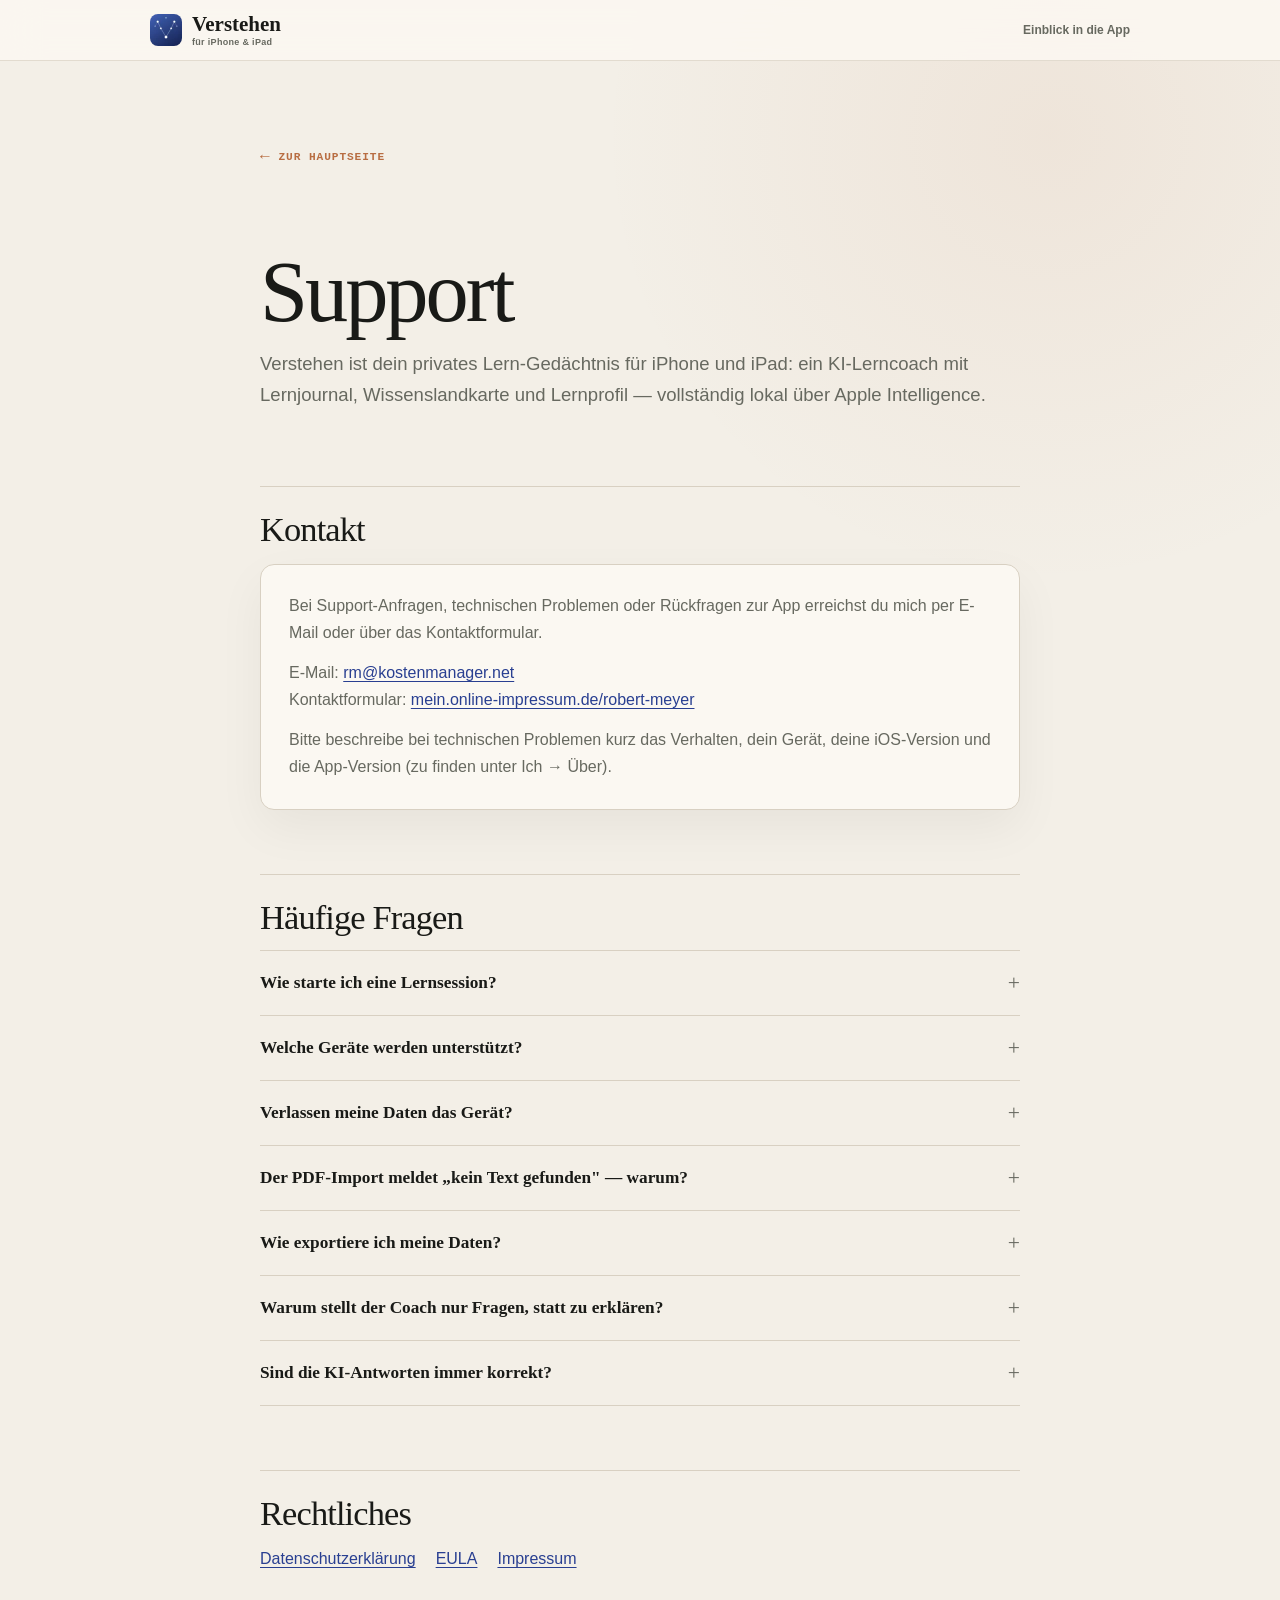
<file: support.html>
<!DOCTYPE html>
<html lang="de">
<head>
<meta charset="utf-8">
<meta name="viewport" content="width=device-width, initial-scale=1, viewport-fit=cover">
<title>Support &amp; Hilfe für Verstehen | iPhone &amp; iPad</title>
<meta name="description" content="Hilfe zur Lern-App Verstehen: unterstützte Geräte, lokale Datenverarbeitung, PDF-Import, Lernmethoden und Export auf iPhone und iPad.">
<meta name="robots" content="index,follow,max-image-preview:large">
<meta name="theme-color" content="#f3efe7">
<link rel="icon" type="image/png" href="assets/favicon.png">
<link rel="canonical" href="https://verstehen-app.de/support.html">
<meta property="og:type" content="website">
<meta property="og:site_name" content="Verstehen">
<meta property="og:title" content="Support &amp; Hilfe für Verstehen">
<meta property="og:description" content="Antworten zu Geräten, Datenschutz, PDF-Import, Lernmethoden und Export.">
<meta property="og:url" content="https://verstehen-app.de/support.html">
<meta property="og:image" content="https://verstehen-app.de/assets/og-image.png">
<meta property="og:image:width" content="1200">
<meta property="og:image:height" content="630">
<meta property="og:image:alt" content="Verstehen – privates Lern-Gedächtnis für iPhone und iPad">
<meta property="og:locale" content="de_DE">
<meta name="twitter:card" content="summary_large_image">
<meta name="twitter:title" content="Support &amp; Hilfe für Verstehen">
<meta name="twitter:description" content="Antworten zu Geräten, Datenschutz, PDF-Import, Lernmethoden und Export.">
<meta name="twitter:image" content="https://verstehen-app.de/assets/og-image.png">
<meta name="twitter:image:alt" content="Verstehen – privates Lern-Gedächtnis für iPhone und iPad">
<link rel="stylesheet" href="legal.css">
<script type="application/ld+json">
{
  "@context": "https://schema.org",
  "@graph": [
    {
      "@type": "ContactPage",
      "@id": "https://verstehen-app.de/support.html#webpage",
      "url": "https://verstehen-app.de/support.html",
      "name": "Support & Hilfe für Verstehen",
      "description": "Hilfe und häufige Fragen zur Lern-App Verstehen für iPhone und iPad.",
      "inLanguage": "de-DE",
      "isPartOf": {
        "@id": "https://verstehen-app.de/#website"
      }
    },
    {
      "@type": "FAQPage",
      "@id": "https://verstehen-app.de/support.html#faq",
      "mainEntity": [
        {
          "@type": "Question",
          "name": "Wie starte ich eine Lernsession?",
          "acceptedAnswer": {
            "@type": "Answer",
            "text": "Tippe auf Neues Thema, gib ein, was du verstehen möchtest, wähle deine Quellen und danach die Lernmethode. Die Session beginnt sofort."
          }
        },
        {
          "@type": "Question",
          "name": "Welche Geräte werden unterstützt?",
          "acceptedAnswer": {
            "@type": "Answer",
            "text": "Verstehen läuft auf einem iPhone 15 Pro oder neuer sowie auf iPads mit M-Chip, jeweils mit aktiviertem Apple Intelligence."
          }
        },
        {
          "@type": "Question",
          "name": "Verlassen meine Daten das Gerät?",
          "acceptedAnswer": {
            "@type": "Answer",
            "text": "Nein. Sessions, Journal, Landkarte, Profil und importierte Dokumente werden ausschließlich lokal verarbeitet und gespeichert."
          }
        },
        {
          "@type": "Question",
          "name": "Warum findet der PDF-Import keinen Text?",
          "acceptedAnswer": {
            "@type": "Answer",
            "text": "Das PDF ist vermutlich ein Scan ohne Textebene. Text-PDFs, TXT- und Markdown-Dateien werden unterstützt."
          }
        },
        {
          "@type": "Question",
          "name": "Wie exportiere ich meine Daten?",
          "acceptedAnswer": {
            "@type": "Answer",
            "text": "Unter Ich und Export lässt sich das Lernjournal als Markdown mit Wikilinks und der vollständige Datenbestand als JSON exportieren."
          }
        }
      ]
    }
  ]
}
</script>
<script src="https://analyse.ki-notch.de/api/script.js" data-site-id="8475d57c6e8d" defer></script>
</head>
<body>
<header class="legal-header">
  <nav class="legal-nav" aria-label="Seitennavigation">
    <a class="legal-brand" href="index.html" target="_parent">
      <img src="assets/optimized/icon-64.webp" width="64" height="64" alt="">
      <span class="legal-brand-copy"><strong>Verstehen</strong><small>für iPhone &amp; iPad</small></span>
    </a>
    <a class="legal-overview" href="einblick.html" target="_blank" rel="noopener noreferrer" aria-label="Einblick in die App – öffnet in neuem Tab">Einblick in die App</a>
  </nav>
</header>
<main class="wrap">
  <a class="back" href="index.html" target="_parent">Zur Hauptseite</a>
  <h1>Support</h1>
  <p>Verstehen ist dein privates Lern-Gedächtnis für iPhone und iPad: ein KI-Lerncoach mit Lernjournal, Wissenslandkarte und Lernprofil — vollständig lokal über Apple Intelligence.</p>

  <h2>Kontakt</h2>
  <div class="card">
    <p>Bei Support-Anfragen, technischen Problemen oder Rückfragen zur App erreichst du mich per E-Mail oder über das Kontaktformular.</p>
    <p>E-Mail: <a href="mailto:rm@kostenmanager.net">rm@kostenmanager.net</a><br>
    Kontaktformular: <a href="https://mein.online-impressum.de/robert-meyer/" target="_blank" rel="noopener noreferrer">mein.online-impressum.de/robert-meyer</a></p>
    <p>Bitte beschreibe bei technischen Problemen kurz das Verhalten, dein Gerät, deine iOS-Version und die App-Version (zu finden unter Ich → Über).</p>
  </div>

  <h2>Häufige Fragen</h2>
  <details><summary>Wie starte ich eine Lernsession?</summary>
  <p>Tippe auf „Neues Thema", gib ein, was du verstehen möchtest, wähle deine Quellen (eigenes Material oder dein bisheriger Lernstand) und danach die Lernmethode. Die Session beginnt sofort — dein Coach kennt deinen Wissensstand.</p></details>
  <details><summary>Welche Geräte werden unterstützt?</summary>
  <p>iPhone 15 Pro oder neuer sowie iPads mit M-Chip, jeweils mit aktiviertem Apple Intelligence. Ist Apple Intelligence nicht verfügbar, zeigt die App den Grund an.</p></details>
  <details><summary>Verlassen meine Daten das Gerät?</summary>
  <p>Nein. Sessions, Journal, Landkarte, Profil und importierte Dokumente werden ausschließlich lokal verarbeitet und gespeichert. Es gibt kein Konto, keine Server und keine Telemetrie.</p></details>
  <details><summary>Der PDF-Import meldet „kein Text gefunden" — warum?</summary>
  <p>Dein PDF ist vermutlich ein Scan ohne Textebene. Die Texterkennung (OCR) für gescannte Dokumente folgt in einem kostenlosen Update. Text-PDFs, TXT- und Markdown-Dateien funktionieren bereits.</p></details>
  <details><summary>Wie exportiere ich meine Daten?</summary>
  <p>Unter Ich → Export findest du dein Lernjournal als Markdown (mit [[Wikilinks]], Obsidian-kompatibel) und alle Daten als JSON.</p></details>
  <details><summary>Warum stellt der Coach nur Fragen, statt zu erklären?</summary>
  <p>Das ist der sokratische Modus — aktives Abrufen lernt nachweislich tiefer als Lesen. Wenn du lieber Erklärungen möchtest, wähle beim Session-Start „Multi-Level-Erklärung".</p></details>
  <details><summary>Sind die KI-Antworten immer korrekt?</summary>
  <p>Die Antworten erzeugt ein lokales KI-Modell; sie können im Einzelfall unvollständig oder ungenau sein. Bei prüfungs- oder berufsrelevanten Themen gilt: Kernaussagen gegen eine verlässliche Quelle prüfen — die App unterstützt dich dabei mit deinem eigenen Material.</p></details>

  <h2>Rechtliches</h2>
  <p class="legal-links"><a href="datenschutz.html">Datenschutzerklärung</a><a href="eula.html">EULA</a><a href="impressum.html">Impressum</a></p>
</main>
</body>
</html>
</file>
<file: legal.css>
:root {
  --bg: #f3efe7;
  --surface: #fbf8f2;
  --surface-soft: #ebe3d7;
  --fg: #191a17;
  --muted: #676960;
  --border: #d8d0c2;
  --accent: #293f91;
  --accent-strong: #1d2d6d;
  --warm: #b86d42;
  --night: #090b10;
  --white: #ffffff;
  --error: #b42318;
  --font-display: "Iowan Old Style", "Baskerville", "Palatino Linotype", "Book Antiqua", Georgia, serif;
  --font-body: -apple-system, BlinkMacSystemFont, "SF Pro Text", "Helvetica Neue", Arial, sans-serif;
  --font-mono: ui-monospace, "SFMono-Regular", SFMono-Regular, Menlo, Consolas, monospace;
}

* {
  box-sizing: border-box;
}

html {
  background: var(--bg);
  scroll-behavior: smooth;
}

body {
  margin: 0;
  background:
    radial-gradient(circle at 82% 8%, color-mix(in srgb, var(--warm) 8%, transparent), transparent 28rem),
    var(--bg);
  color: var(--fg);
  font-family: var(--font-body);
  font-size: 16px;
  line-height: 1.68;
  -webkit-font-smoothing: antialiased;
  text-rendering: optimizeLegibility;
}

::selection {
  background: color-mix(in srgb, var(--accent) 22%, var(--surface));
}

:focus-visible {
  outline: 3px solid color-mix(in srgb, var(--accent) 72%, var(--white));
  outline-offset: 3px;
}

a {
  color: var(--accent);
  text-decoration-thickness: 1px;
  text-underline-offset: 3px;
}

.legal-header {
  position: sticky;
  z-index: 20;
  top: 0;
  border-bottom: 1px solid color-mix(in srgb, var(--border) 72%, transparent);
  background: color-mix(in srgb, var(--surface) 88%, transparent);
  -webkit-backdrop-filter: blur(20px) saturate(150%);
  backdrop-filter: blur(20px) saturate(150%);
}

.legal-nav {
  display: flex;
  width: min(calc(100% - 40px), 980px);
  min-height: 60px;
  margin-inline: auto;
  align-items: center;
  justify-content: space-between;
  gap: 20px;
}

.legal-brand {
  display: inline-flex;
  min-width: 0;
  align-items: center;
  gap: 10px;
  color: var(--fg);
  text-decoration: none;
}

.legal-brand img {
  width: 32px;
  height: 32px;
  border-radius: 8px;
}

.legal-brand-copy {
  display: grid;
  line-height: 1;
}

.legal-brand strong {
  font-family: var(--font-display);
  font-size: 21px;
  line-height: 1;
}

.legal-brand small {
  margin-top: 3px;
  color: var(--muted);
  font-size: 9px;
  font-weight: 560;
  letter-spacing: .035em;
}

.legal-overview {
  display: inline-flex;
  min-height: 42px;
  align-items: center;
  color: var(--muted);
  font-size: 12px;
  font-weight: 650;
  text-decoration: none;
}

.legal-overview:hover {
  color: var(--fg);
}

.wrap {
  width: min(calc(100% - 40px), 760px);
  margin-inline: auto;
  padding: clamp(38px, 7vw, 74px) 0 clamp(72px, 10vw, 120px);
}

.back {
  min-height: 44px;
  display: inline-flex;
  align-items: center;
  gap: 8px;
  color: var(--warm);
  font-family: var(--font-mono);
  font-size: 0.7rem;
  font-weight: 600;
  letter-spacing: .08em;
  text-decoration: none;
  text-transform: uppercase;
}

.back::before {
  content: "←";
  font-size: 1rem;
  transition: transform 140ms ease;
}

.back:hover {
  color: var(--fg);
}

.back:hover::before {
  transform: translateX(-3px);
}

h1,
h2,
h3,
p {
  margin-top: 0;
}

h1,
h2,
h3 {
  font-family: var(--font-display);
  text-wrap: balance;
}

h1 {
  max-width: 12em;
  margin: clamp(38px, 7vw, 72px) 0 14px;
  font-size: clamp(3rem, 9vw, 5.4rem);
  font-weight: 400;
  letter-spacing: -0.035em;
  line-height: 0.96;
}

h1 + p {
  max-width: 46em;
  margin-bottom: clamp(48px, 8vw, 76px);
  color: var(--muted);
  font-size: clamp(1rem, 2.2vw, 1.16rem);
}

h2 {
  margin: clamp(42px, 7vw, 64px) 0 14px;
  padding-top: 24px;
  border-top: 1px solid var(--border);
  font-size: clamp(1.55rem, 4vw, 2.15rem);
  font-weight: 400;
  letter-spacing: -0.025em;
  line-height: 1.08;
}

h3 {
  margin: 26px 0 7px;
  font-family: var(--font-body);
  font-size: .98rem;
  font-weight: 720;
  letter-spacing: -0.01em;
}

p,
li {
  color: var(--muted);
}

p {
  margin-bottom: 13px;
}

p b,
p strong,
li b,
li strong {
  color: var(--fg);
}

ul {
  margin: 13px 0 24px;
  padding-left: 1.25em;
}

li {
  margin-bottom: 8px;
  padding-left: 4px;
}

.card {
  margin-top: 16px;
  padding: clamp(20px, 4vw, 28px);
  border: 1px solid var(--border);
  border-radius: 14px;
  background: var(--surface);
  box-shadow: 0 18px 48px color-mix(in srgb, var(--fg) 5%, transparent);
}

.card p:last-child {
  margin-bottom: 0;
}

details {
  border-top: 1px solid var(--border);
}

details:last-of-type {
  border-bottom: 1px solid var(--border);
}

summary {
  min-height: 64px;
  display: flex;
  align-items: center;
  justify-content: space-between;
  gap: 18px;
  color: var(--fg);
  cursor: pointer;
  font-family: var(--font-display);
  font-size: 1.08rem;
  font-weight: 700;
  list-style: none;
}

summary::-webkit-details-marker {
  display: none;
}

summary::after {
  color: var(--muted);
  content: "+";
  font-size: 1.35rem;
  font-weight: 400;
  transition: transform 180ms ease;
}

details[open] summary::after {
  transform: rotate(45deg);
}

details p {
  max-width: 46em;
  margin: -2px 0 22px;
}

.meta {
  color: var(--muted);
  font-family: var(--font-mono);
  font-size: 0.7rem;
  letter-spacing: .04em;
}

.legal-links {
  display: flex;
  flex-wrap: wrap;
  gap: 9px 20px;
}

@media (max-width: 560px) {
  .legal-nav {
    width: min(calc(100% - 28px), 980px);
  }

  .legal-overview {
    font-size: 11px;
  }

  .wrap {
    width: min(calc(100% - 32px), 760px);
    padding-top: 30px;
  }

  h1 {
    margin-top: 32px;
  }

  h1 + p {
    margin-bottom: 42px;
  }

  .card {
    border-radius: 12px;
  }
}

@media (prefers-reduced-motion: reduce) {
  html {
    scroll-behavior: auto;
  }

  *,
  *::before,
  *::after {
    animation-duration: 0.01ms !important;
    animation-iteration-count: 1 !important;
    transition-duration: 0.01ms !important;
  }
}
</file>
<file: fonts.css>
@font-face {
  font-family: "DM Mono";
  src: url("fonts/dm-mono-400.woff2") format("woff2");
  font-style: normal;
  font-weight: 400;
  font-display: swap;
}
@font-face {
  font-family: "DM Mono";
  src: url("fonts/dm-mono-500.woff2") format("woff2");
  font-style: normal;
  font-weight: 500;
  font-display: swap;
}
@font-face {
  font-family: "Manrope";
  src: url("fonts/manrope-latin.woff2") format("woff2");
  font-style: normal;
  font-weight: 400 800;
  font-display: swap;
}
@font-face {
  font-family: "Source Serif 4";
  src: url("fonts/source-serif-4-latin.woff2") format("woff2");
  font-style: normal;
  font-weight: 400 700;
  font-display: swap;
}
</file>
